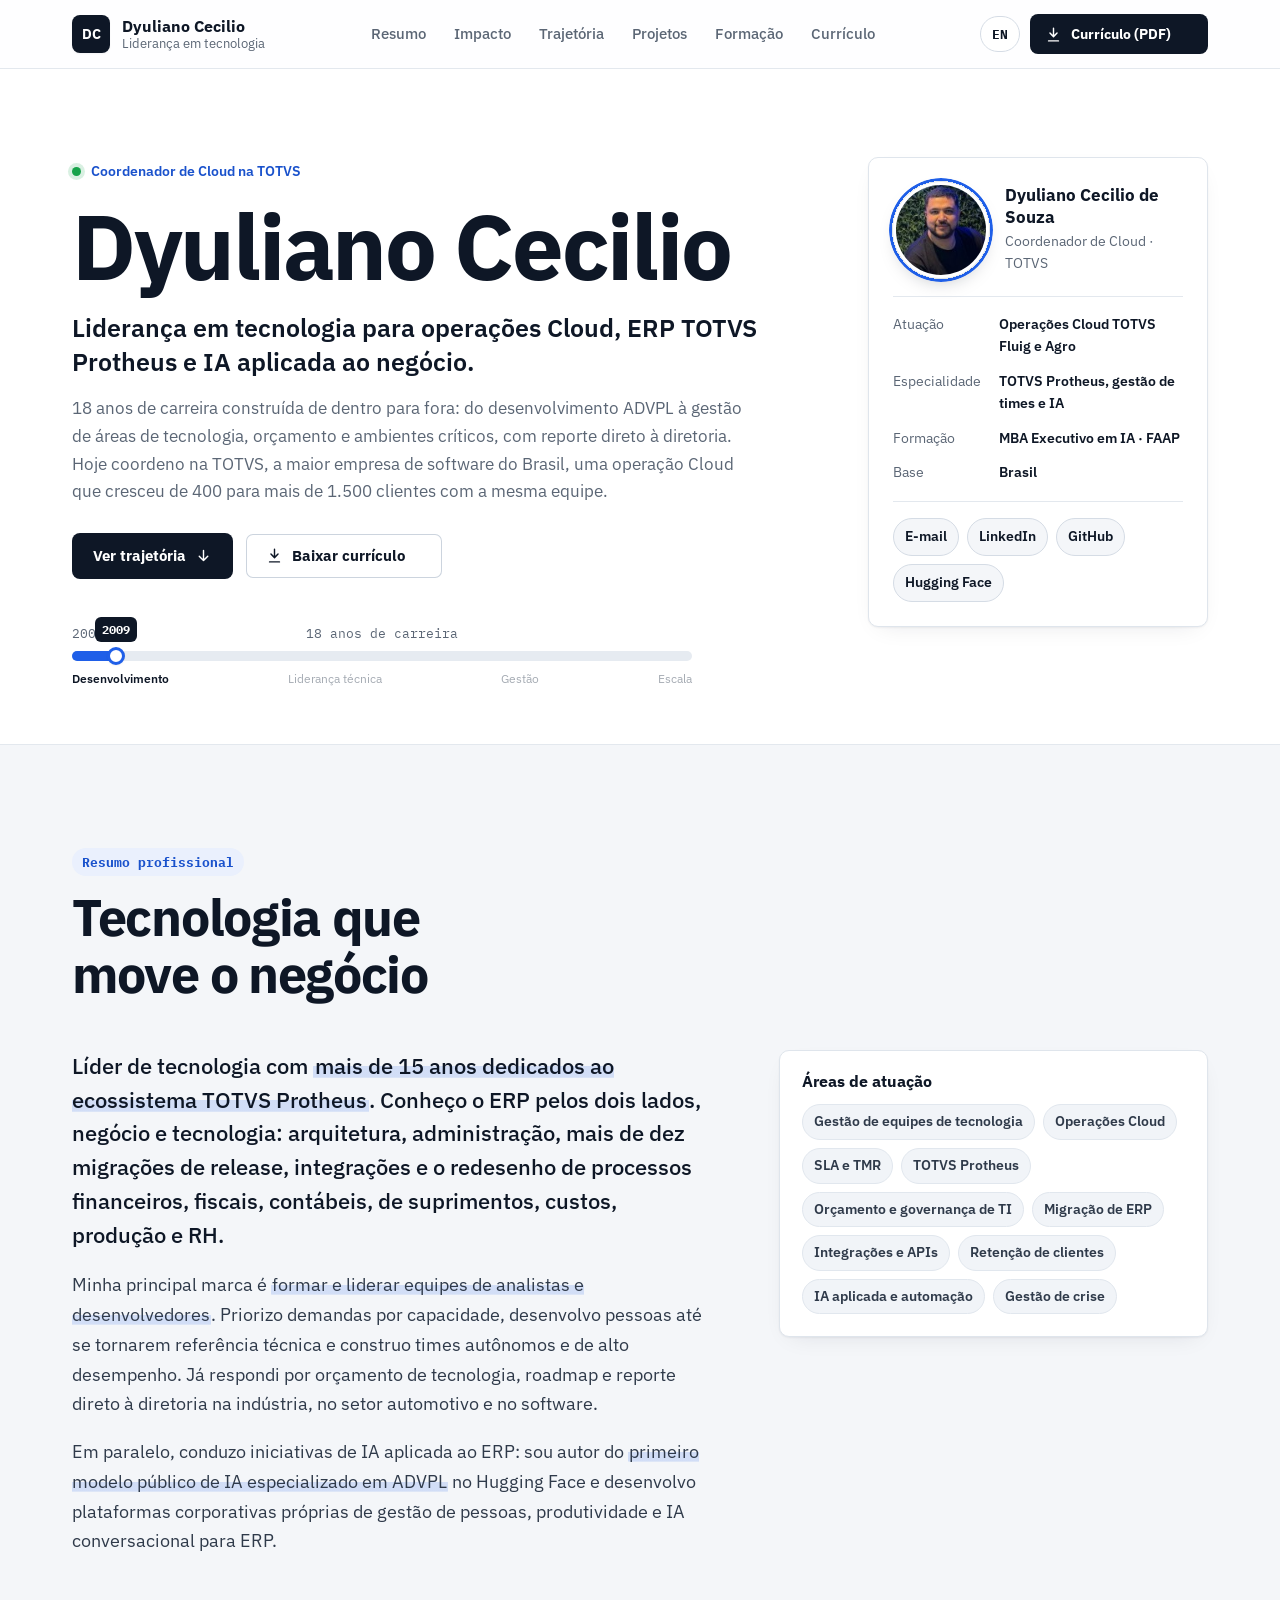
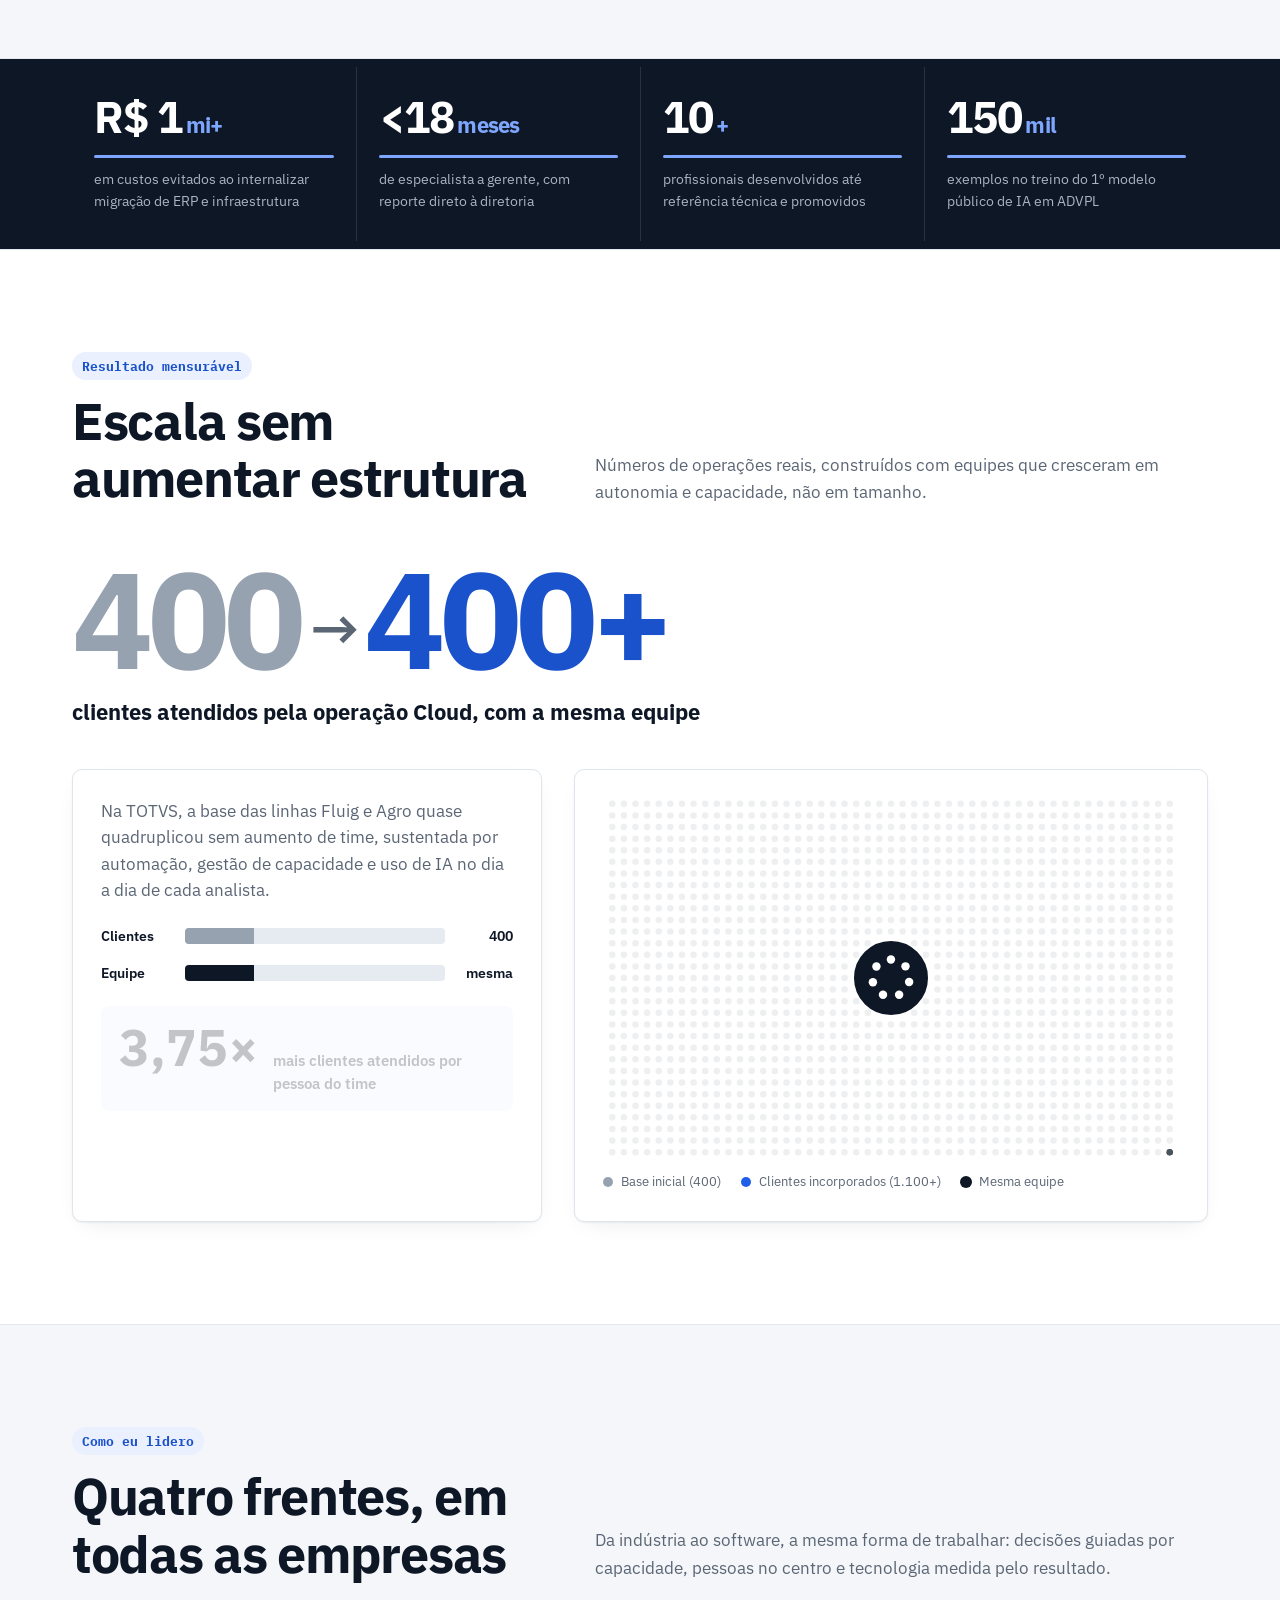
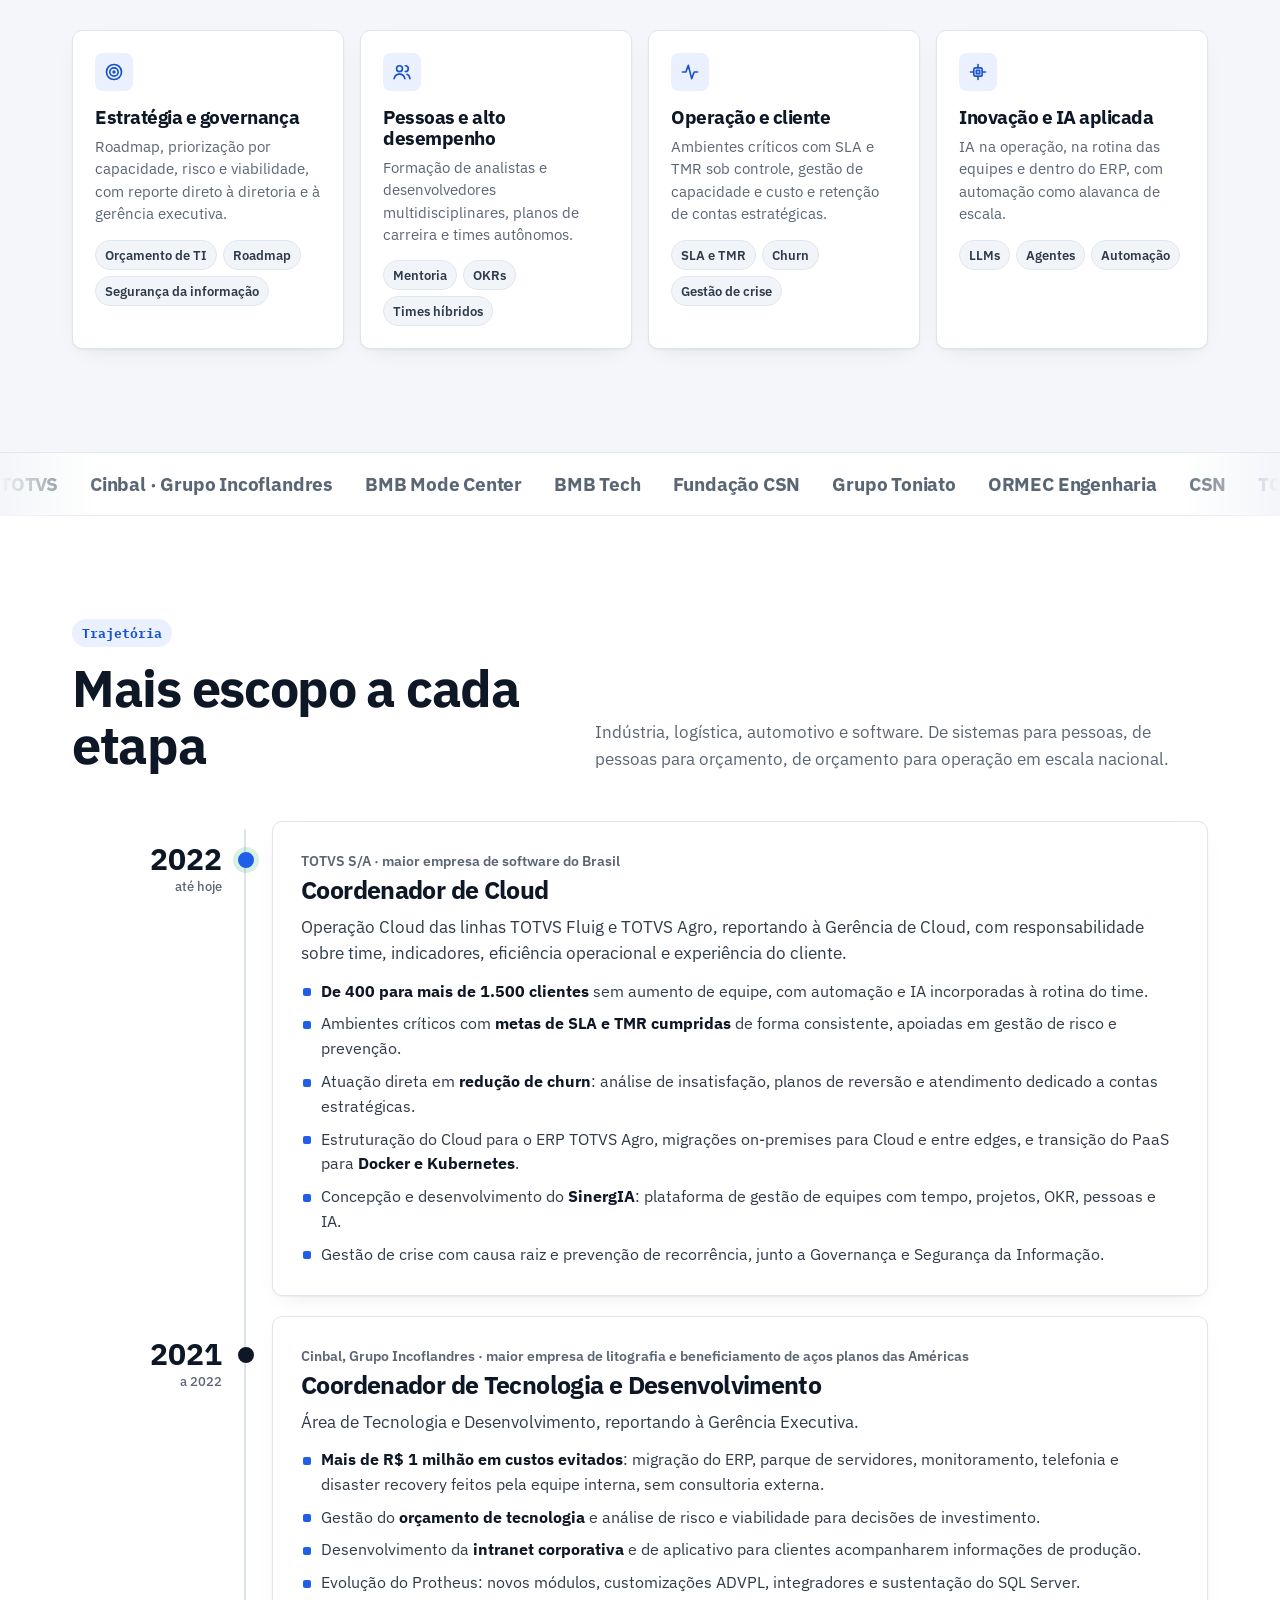
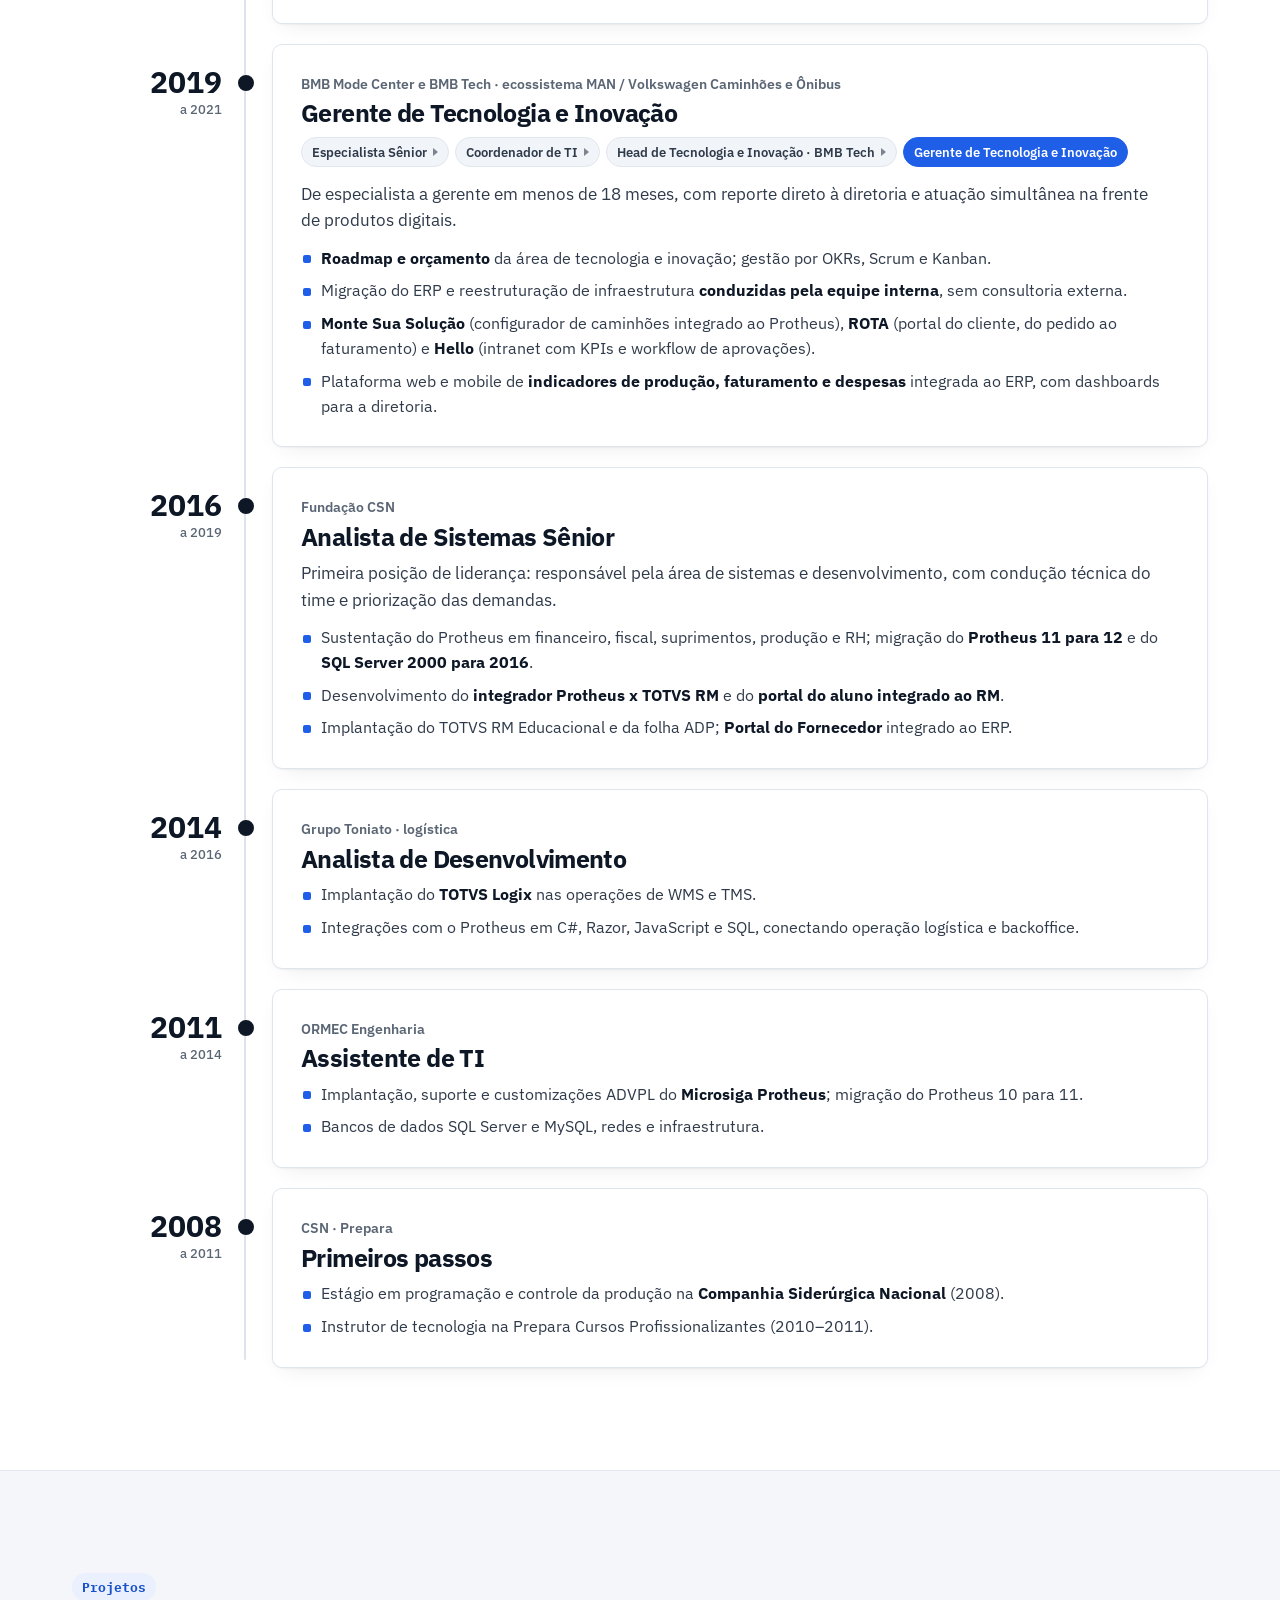
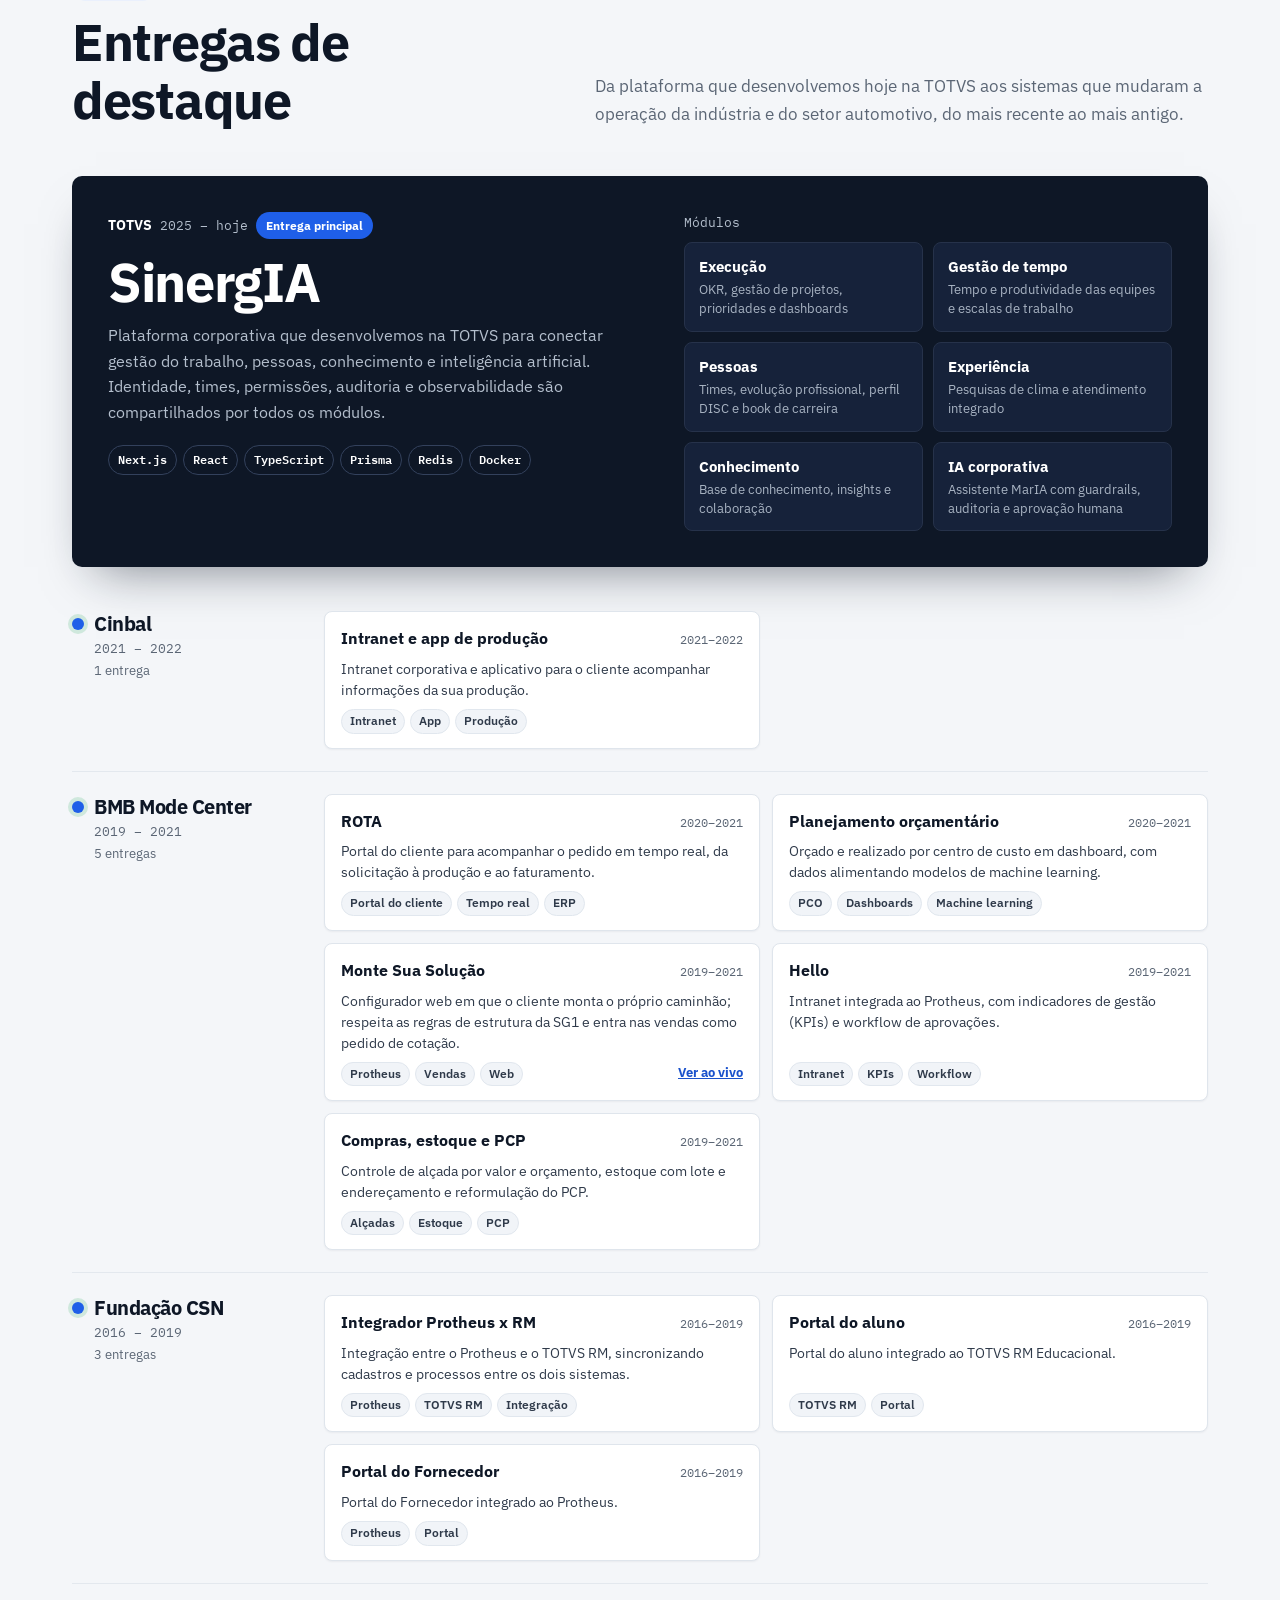
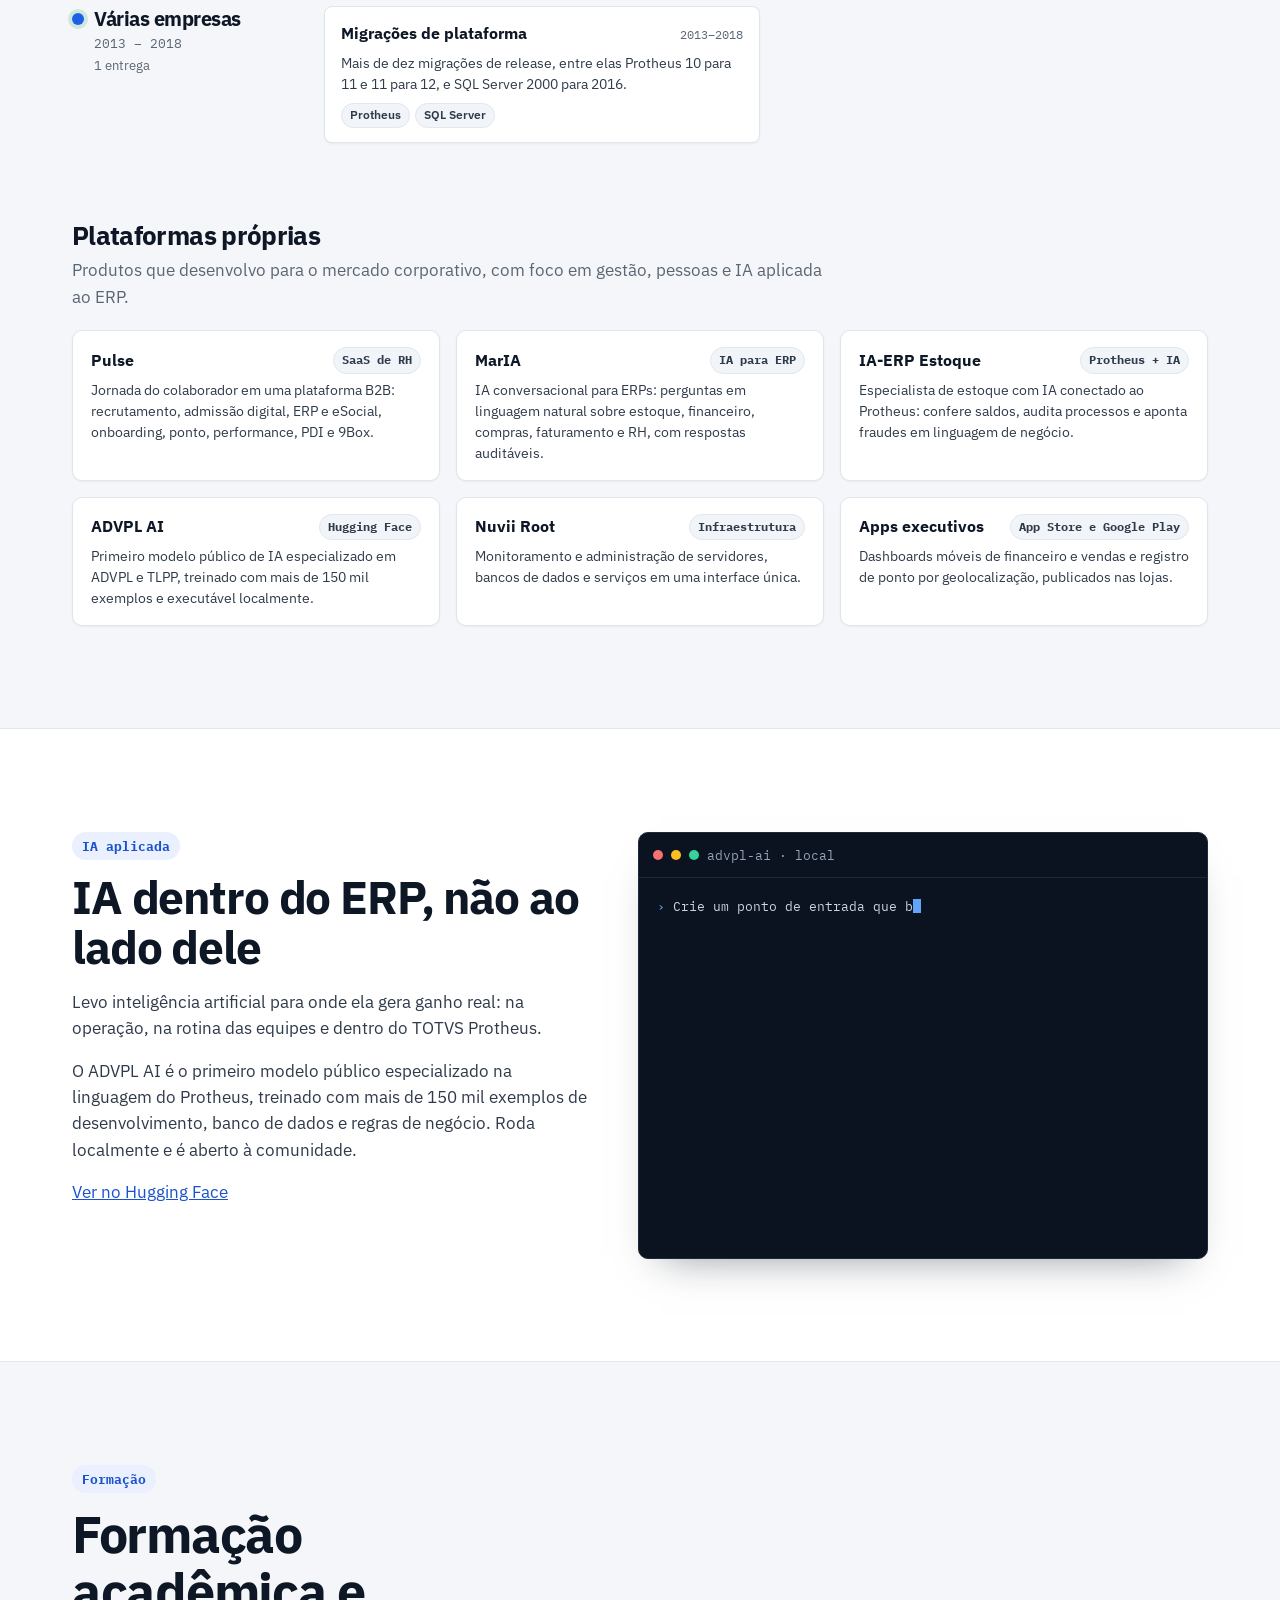
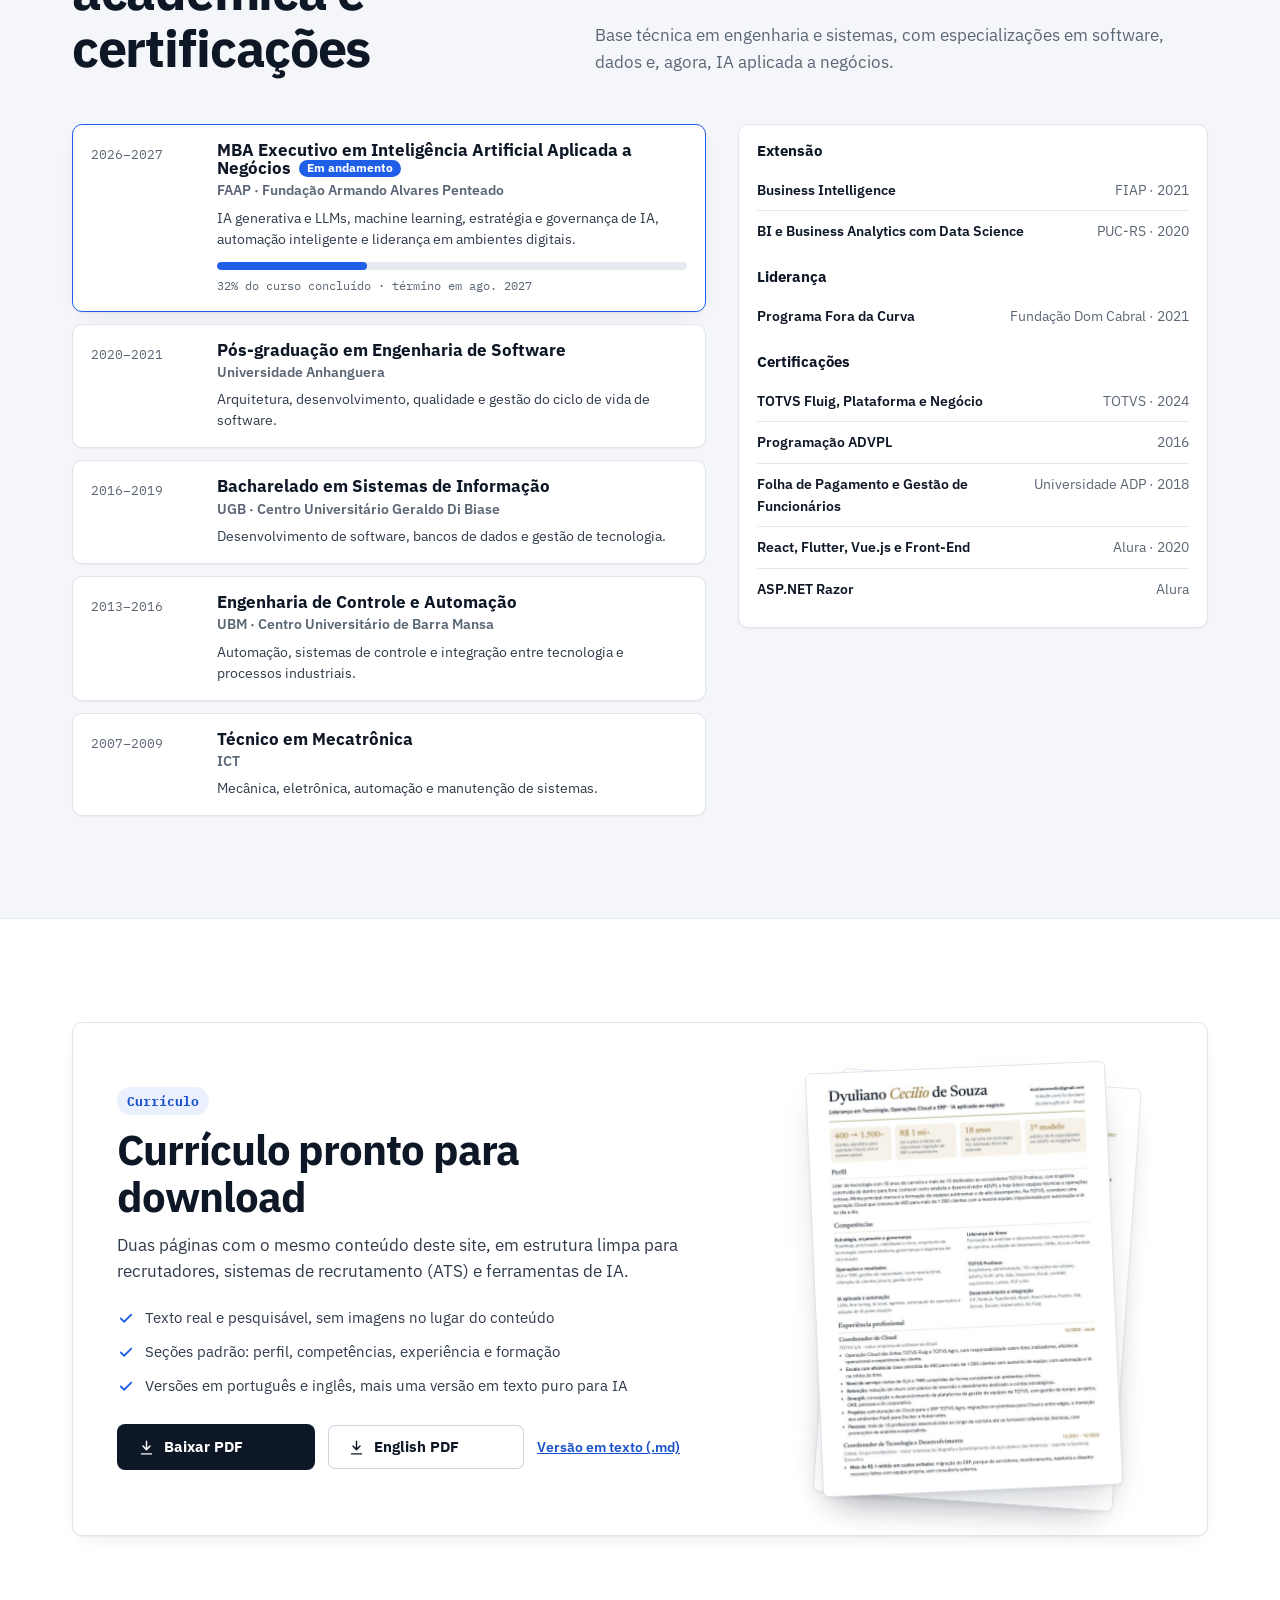
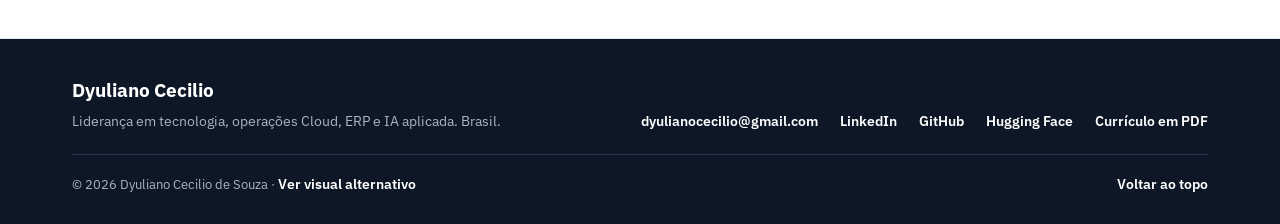
<file: index.html>
<!doctype html>
<html lang="pt-BR">
<head>
<meta charset="utf-8">
<meta name="viewport" content="width=device-width, initial-scale=1">
<title>Dyuliano Cecilio · Liderança em Tecnologia</title>
<meta name="description" content="Dyuliano Cecilio: liderança em tecnologia, operações Cloud, ERP TOTVS Protheus e IA aplicada. 18 anos de carreira em tecnologia, com foco em sistemas e no desenvolvimento de times.">
<meta name="author" content="Dyuliano Cecilio de Souza">
<meta property="og:type" content="profile">
<meta property="og:title" content="Dyuliano Cecilio">
<meta property="og:description" content="18 anos de carreira em tecnologia: liderança de times, operações Cloud, ERP TOTVS Protheus e IA aplicada.">
<meta property="og:locale" content="pt_BR">
<meta property="og:site_name" content="Dyuliano Cecilio">
<meta property="og:url" content="https://dyuliano.github.io/">
<meta property="og:image" content="https://dyuliano.github.io/assets/og.jpg">
<meta property="og:image:width" content="1200">
<meta property="og:image:height" content="630">
<meta name="twitter:card" content="summary_large_image">
<link rel="canonical" href="https://dyuliano.github.io/">
<link rel="alternate" hreflang="en" href="https://dyuliano.github.io/en/">
<link rel="apple-touch-icon" href="assets/rosto.jpg">
<meta name="theme-color" content="#0E1726">
<link rel="icon" href="data:image/svg+xml,%3Csvg xmlns='http://www.w3.org/2000/svg' viewBox='0 0 64 64'%3E%3Crect width='64' height='64' rx='12' fill='%230E1726'/%3E%3Ctext x='50%25' y='56%25' text-anchor='middle' dominant-baseline='middle' font-family='Arial,sans-serif' font-weight='700' font-size='26' fill='%23ffffff'%3EDC%3C/text%3E%3C/svg%3E">
<link rel="preconnect" href="https://fonts.googleapis.com">
<link rel="preconnect" href="https://fonts.gstatic.com" crossorigin>
<link href="https://fonts.googleapis.com/css2?family=IBM+Plex+Mono:wght@500;700&family=IBM+Plex+Sans:wght@400;500;600;700&display=swap" rel="stylesheet">
<link rel="stylesheet" href="assets/theme-exec.css">
<link rel="stylesheet" href="assets/site.css">
<link rel="stylesheet" href="assets/motion.css">
<script type="application/ld+json">
{"@context":"https://schema.org","@type":"Person","name":"Dyuliano Cecilio de Souza","jobTitle":"Coordenador de Cloud","worksFor":{"@type":"Organization","name":"TOTVS"},"address":{"@type":"PostalAddress","addressCountry":"BR"},"url":"https://dyuliano.github.io/","sameAs":["https://www.linkedin.com/in/dyuliano/","https://github.com/dyuliano","https://huggingface.co/dyulianocecilio"]}
</script>
<noscript><style>#intro{display:none}body.loading{overflow:auto}.reveal{opacity:1;transform:none}.career .track i{width:100%}</style></noscript>
</head>
<body class="loading">

<div id="intro" data-from="2008" aria-hidden="true">
  <div class="box"><div class="year">2008</div><div class="bar"><i></i></div><div class="cap">Dyuliano Cecilio · carreira em tecnologia</div></div>
</div>
<div class="progress" id="progress"></div>

<header class="top" id="nav">
  <div class="wrap">
    <a class="brand" href="#inicio" aria-label="Início"><span class="mark">DC</span><span class="nm"><b>Dyuliano Cecilio</b><small>Liderança em tecnologia</small></span></a>
    <nav aria-label="Seções">
    <ul class="menu" id="menu">
      <li><a href="#resumo">Resumo</a></li>
      <li><a href="#impacto">Impacto</a></li>
      <li><a href="#trajetoria">Trajetória</a></li>
      <li><a href="#projetos">Projetos</a></li>
      <li><a href="#formacao">Formação</a></li>
      <li><a href="#curriculo">Currículo</a></li>
    </ul>
    </nav>
    <div class="tools">
      <a class="lang" href="en/" hreflang="en" lang="en" aria-label="English version">EN</a>
      <a class="btn primary sm" href="assets/Dyuliano-Cecilio-Curriculo.pdf" download data-dl><svg viewBox="0 0 24 24" fill="none" stroke="currentColor" stroke-width="2" stroke-linecap="round" stroke-linejoin="round" aria-hidden="true"><path d="M12 3v12m0 0-5-5m5 5 5-5M5 21h14"/></svg><span class="lbl"><span class="go">Currículo (PDF)</span><span class="done" aria-hidden="true">Download iniciado</span></span></a>
      <button class="menu-btn" id="menuBtn" aria-label="Abrir menu" aria-expanded="false" aria-controls="menu" data-open="Abrir menu" data-close="Fechar menu"><i></i><i></i></button>
    </div>
  </div>
</header>

<main>
<section class="hero" id="inicio">
  <div class="wrap hero-grid">
    <div>
      <p class="eyebrow" data-in style="--i:0"><span class="dot" aria-hidden="true"></span>Coordenador de Cloud na TOTVS</p>
      <h1><span>Dyuliano</span> <span>Cecilio</span></h1>
      <p class="title" data-in style="--i:2">Liderança em tecnologia para operações Cloud, ERP TOTVS Protheus e IA aplicada ao negócio.</p>
      <p class="lede" data-in style="--i:3">18 anos de carreira construída de dentro para fora: do desenvolvimento ADVPL à gestão de áreas de tecnologia, orçamento e ambientes críticos, com reporte direto à diretoria. Hoje coordeno na TOTVS, a maior empresa de software do Brasil, uma operação Cloud que cresceu de 400 para mais de 1.500 clientes com a mesma equipe.</p>
      <div class="actions" data-in style="--i:4">
        <a class="btn primary" href="#trajetoria">Ver trajetória<svg viewBox="0 0 24 24" fill="none" stroke="currentColor" stroke-width="2" stroke-linecap="round" stroke-linejoin="round" aria-hidden="true"><path d="M12 5v14m0 0-6-6m6 6 6-6"/></svg></a>
        <a class="btn ghost" href="assets/Dyuliano-Cecilio-Curriculo.pdf" download data-dl><svg viewBox="0 0 24 24" fill="none" stroke="currentColor" stroke-width="2" stroke-linecap="round" stroke-linejoin="round" aria-hidden="true"><path d="M12 3v12m0 0-5-5m5 5 5-5M5 21h14"/></svg><span class="lbl"><span class="go">Baixar currículo</span><span class="done" aria-hidden="true">Download iniciado</span></span></a>
      </div>
      <div class="career" aria-hidden="true" data-in style="--i:5">
        <div class="lbl"><span>2008</span><span>18 anos de carreira</span><span>hoje</span></div>
        <div class="track"><i id="careerFill"></i><span class="rider" id="careerRider"><b>2008</b></span></div>
        <div class="ticks"><span>Desenvolvimento</span><span>Liderança técnica</span><span>Gestão</span><span>Escala</span></div>
      </div>
    </div>
    <aside class="profile" data-in style="--i:3" aria-label="Contato e perfis">
      <div class="head">
        <div class="avatar"><span class="ring" aria-hidden="true"></span><img src="assets/rosto.jpg" alt="Foto de Dyuliano Cecilio" width="108" height="108"></div>
        <div class="who"><b>Dyuliano Cecilio de Souza</b><span>Coordenador de Cloud · TOTVS</span></div>
      </div>
      <dl class="facts">
          <div style="--i:0"><dt>Atuação</dt><dd>Operações Cloud TOTVS Fluig e Agro</dd></div>
          <div style="--i:1"><dt>Especialidade</dt><dd>TOTVS Protheus, gestão de times e IA</dd></div>
          <div style="--i:2"><dt>Formação</dt><dd>MBA Executivo em IA · FAAP</dd></div>
          <div style="--i:3"><dt>Base</dt><dd>Brasil</dd></div>
      </dl>
      <div class="links"><a href="mailto:dyulianocecilio@gmail.com">E-mail</a><a href="https://www.linkedin.com/in/dyuliano/" target="_blank" rel="noopener">LinkedIn</a><a href="https://github.com/dyuliano" target="_blank" rel="noopener">GitHub</a><a href="https://huggingface.co/dyulianocecilio" target="_blank" rel="noopener">Hugging Face</a></div>
    </aside>
  </div>
</section>

<section class="sec" id="resumo">
  <div class="wrap">
    <div class="sec-head reveal"><div><span class="kicker">Resumo profissional</span><h2>Tecnologia que move o negócio</h2></div></div>
    <div class="summary">
      <div class="txt reveal">
        <p>Líder de tecnologia com <mark>mais de 15 anos dedicados ao ecossistema TOTVS Protheus</mark>. Conheço o ERP pelos dois lados, negócio e tecnologia: arquitetura, administração, mais de dez migrações de release, integrações e o redesenho de processos financeiros, fiscais, contábeis, de suprimentos, custos, produção e RH.</p>
        <p>Minha principal marca é <mark>formar e liderar equipes de analistas e desenvolvedores</mark>. Priorizo demandas por capacidade, desenvolvo pessoas até se tornarem referência técnica e construo times autônomos e de alto desempenho. Já respondi por orçamento de tecnologia, roadmap e reporte direto à diretoria na indústria, no setor automotivo e no software.</p>
        <p>Em paralelo, conduzo iniciativas de IA aplicada ao ERP: sou autor do <mark>primeiro modelo público de IA especializado em ADVPL</mark> no Hugging Face e desenvolvo plataformas corporativas próprias de gestão de pessoas, produtividade e IA conversacional para ERP.</p>
      </div>
      <aside class="areas reveal"><h3>Áreas de atuação</h3><ul class="tags" data-stagger><li>Gestão de equipes de tecnologia</li><li>Operações Cloud</li><li>SLA e TMR</li><li>TOTVS Protheus</li><li>Orçamento e governança de TI</li><li>Migração de ERP</li><li>Integrações e APIs</li><li>Retenção de clientes</li><li>IA aplicada e automação</li><li>Gestão de crise</li></ul></aside>
    </div>
  </div>
</section>

<section class="kpis" aria-label="Indicadores">
  <div class="wrap">
    <div class="kpi-grid">
      <div class="kpi" style="--i:0"><div class="n"><span data-to="1" data-prefix="R$ ">R$ 0</span><small>mi+</small></div><span class="bar" aria-hidden="true"></span><p>em custos evitados ao internalizar migração de ERP e infraestrutura</p></div>
      <div class="kpi" style="--i:1"><div class="n"><span data-to="18" data-prefix="&lt;">&lt;0</span><small>meses</small></div><span class="bar" aria-hidden="true"></span><p>de especialista a gerente, com reporte direto à diretoria</p></div>
      <div class="kpi" style="--i:2"><div class="n"><span data-to="10" data-prefix="">0</span><small>+</small></div><span class="bar" aria-hidden="true"></span><p>profissionais desenvolvidos até referência técnica e promovidos</p></div>
      <div class="kpi" style="--i:3"><div class="n"><span data-to="150" data-prefix="">0</span><small>mil</small></div><span class="bar" aria-hidden="true"></span><p>exemplos no treino do 1º modelo público de IA em ADVPL</p></div>
    </div>
  </div>
</section>

<section class="sec alt" id="impacto">
  <div class="wrap">
    <div class="sec-head reveal"><div><span class="kicker">Resultado mensurável</span><h2>Escala sem aumentar estrutura</h2></div><p>Números de operações reais, construídos com equipes que cresceram em autonomia e capacidade, não em tamanho.</p></div>
    <div class="big reveal" aria-label="De 400 para mais de 1.500 clientes"><span class="from">400</span><span class="arr">→</span><span class="to" id="scaleTo">400</span><span class="to">+</span></div>
    <p class="big-cap reveal">clientes atendidos pela operação Cloud, com a mesma equipe</p>
    <div class="impact-grid">
      <div class="panel stack reveal">
        <p class="muted">Na TOTVS, a base das linhas Fluig e Agro quase quadruplicou sem aumento de time, sustentada por automação, gestão de capacidade e uso de IA no dia a dia de cada analista.</p>
        <div class="bars" aria-hidden="true">
          <div class="bar-row"><span>Clientes</span><div class="tr"><i class="base" style="width:26.7%"></i><i class="grow" id="barGrow"></i></div><span class="v" id="barV">400</span></div>
          <div class="bar-row"><span>Equipe</span><div class="tr"><i class="team"></i></div><span class="v">mesma</span></div>
        </div>
        <div class="ratio" id="ratio"><b>3,75×</b><span>mais clientes atendidos por pessoa do time</span></div>
      </div>
      <div class="panel reveal">
        <canvas id="dots" role="img" aria-label="Cada ponto é um cliente: 400 iniciais e mais de 1.100 incorporados, todos atendidos pela mesma equipe no centro"></canvas>
        <div class="legend"><span><i style="background:var(--dot-base)"></i>Base inicial (400)</span><span><i style="background:var(--dot-new)"></i>Clientes incorporados (1.100+)</span><span><i style="background:var(--team);box-shadow:0 0 0 1px var(--ink)"></i>Mesma equipe</span></div>
      </div>
    </div>
  </div>
</section>

<section class="sec" id="lideranca">
  <div class="wrap">
    <div class="sec-head reveal"><div><span class="kicker">Como eu lidero</span><h2>Quatro frentes, em todas as empresas</h2></div><p>Da indústria ao software, a mesma forma de trabalhar: decisões guiadas por capacidade, pessoas no centro e tecnologia medida pelo resultado.</p></div>
    <div class="pillars" data-stagger>
      <article class="pillar"><div class="ic"><svg viewBox="0 0 24 24" fill="none" stroke="currentColor" stroke-width="2" stroke-linecap="round" stroke-linejoin="round" aria-hidden="true"><circle cx="12" cy="12" r="9"/><circle cx="12" cy="12" r="5"/><circle cx="12" cy="12" r="1"/></svg></div><h3>Estratégia e governança</h3><p>Roadmap, priorização por capacidade, risco e viabilidade, com reporte direto à diretoria e à gerência executiva.</p><ul><li>Orçamento de TI</li><li>Roadmap</li><li>Segurança da informação</li></ul></article>
      <article class="pillar"><div class="ic"><svg viewBox="0 0 24 24" fill="none" stroke="currentColor" stroke-width="2" stroke-linecap="round" stroke-linejoin="round" aria-hidden="true"><circle cx="9" cy="8" r="3.5"/><path d="M2.5 20c.8-3.5 3.4-5.5 6.5-5.5s5.7 2 6.5 5.5"/><path d="M16 4.5a3.5 3.5 0 0 1 0 7"/><path d="M18 14.7c1.9.7 3.1 2.5 3.5 5.3"/></svg></div><h3>Pessoas e alto desempenho</h3><p>Formação de analistas e desenvolvedores multidisciplinares, planos de carreira e times autônomos.</p><ul><li>Mentoria</li><li>OKRs</li><li>Times híbridos</li></ul></article>
      <article class="pillar"><div class="ic"><svg viewBox="0 0 24 24" fill="none" stroke="currentColor" stroke-width="2" stroke-linecap="round" stroke-linejoin="round" aria-hidden="true"><path d="M3 12h4l3-8 4 16 3-8h4"/></svg></div><h3>Operação e cliente</h3><p>Ambientes críticos com SLA e TMR sob controle, gestão de capacidade e custo e retenção de contas estratégicas.</p><ul><li>SLA e TMR</li><li>Churn</li><li>Gestão de crise</li></ul></article>
      <article class="pillar"><div class="ic"><svg viewBox="0 0 24 24" fill="none" stroke="currentColor" stroke-width="2" stroke-linecap="round" stroke-linejoin="round" aria-hidden="true"><path d="M12 3v3M12 18v3M3 12h3M18 12h3"/><rect x="7" y="7" width="10" height="10" rx="2"/><path d="M10 10h4v4h-4z"/></svg></div><h3>Inovação e IA aplicada</h3><p>IA na operação, na rotina das equipes e dentro do ERP, com automação como alavanca de escala.</p><ul><li>LLMs</li><li>Agentes</li><li>Automação</li></ul></article>
    </div>
  </div>
</section>

<div class="cos" aria-label="Empresas"><div class="track"><ul><li>TOTVS</li><li>Cinbal · Grupo Incoflandres</li><li>BMB Mode Center</li><li>BMB Tech</li><li>Fundação CSN</li><li>Grupo Toniato</li><li>ORMEC Engenharia</li><li>CSN</li></ul><ul aria-hidden="true"><li>TOTVS</li><li>Cinbal · Grupo Incoflandres</li><li>BMB Mode Center</li><li>BMB Tech</li><li>Fundação CSN</li><li>Grupo Toniato</li><li>ORMEC Engenharia</li><li>CSN</li></ul></div></div>

<section class="sec alt" id="trajetoria">
  <div class="wrap">
    <div class="sec-head reveal"><div><span class="kicker">Trajetória</span><h2>Mais escopo a cada etapa</h2></div><p>Indústria, logística, automotivo e software. De sistemas para pessoas, de pessoas para orçamento, de orçamento para operação em escala nacional.</p></div>
    <div class="tl" id="tl">
      <div class="rail" aria-hidden="true"><i id="railFill"></i></div>
      <article class="job now"><span class="pin" aria-hidden="true"></span><div class="yr">2022<small>até hoje</small></div>
        <div class="org">TOTVS S/A · maior empresa de software do Brasil</div><h3>Coordenador de Cloud</h3><p class="ctx">Operação Cloud das linhas TOTVS Fluig e TOTVS Agro, reportando à Gerência de Cloud, com responsabilidade sobre time, indicadores, eficiência operacional e experiência do cliente.</p><ul><li><b>De 400 para mais de 1.500 clientes</b> sem aumento de equipe, com automação e IA incorporadas à rotina do time.</li><li>Ambientes críticos com <b>metas de SLA e TMR cumpridas</b> de forma consistente, apoiadas em gestão de risco e prevenção.</li><li>Atuação direta em <b>redução de churn</b>: análise de insatisfação, planos de reversão e atendimento dedicado a contas estratégicas.</li><li>Estruturação do Cloud para o ERP TOTVS Agro, migrações on-premises para Cloud e entre edges, e transição do PaaS para <b>Docker e Kubernetes</b>.</li><li>Concepção e desenvolvimento do <b>SinergIA</b>: plataforma de gestão de equipes com tempo, projetos, OKR, pessoas e IA.</li><li>Gestão de crise com causa raiz e prevenção de recorrência, junto a Governança e Segurança da Informação.</li></ul></article>
      <article class="job"><span class="pin" aria-hidden="true"></span><div class="yr">2021<small>a 2022</small></div>
        <div class="org">Cinbal, Grupo Incoflandres · maior empresa de litografia e beneficiamento de aços planos das Américas</div><h3>Coordenador de Tecnologia e Desenvolvimento</h3><p class="ctx">Área de Tecnologia e Desenvolvimento, reportando à Gerência Executiva.</p><ul><li><b>Mais de R$ 1 milhão em custos evitados</b>: migração do ERP, parque de servidores, monitoramento, telefonia e disaster recovery feitos pela equipe interna, sem consultoria externa.</li><li>Gestão do <b>orçamento de tecnologia</b> e análise de risco e viabilidade para decisões de investimento.</li><li>Desenvolvimento da <b>intranet corporativa</b> e de aplicativo para clientes acompanharem informações de produção.</li><li>Evolução do Protheus: novos módulos, customizações ADVPL, integradores e sustentação do SQL Server.</li></ul></article>
      <article class="job"><span class="pin" aria-hidden="true"></span><div class="yr">2019<small>a 2021</small></div>
        <div class="org">BMB Mode Center e BMB Tech · ecossistema MAN / Volkswagen Caminhões e Ônibus</div><h3>Gerente de Tecnologia e Inovação</h3><div class="ladder"><span>Especialista Sênior</span><span>Coordenador de TI</span><span>Head de Tecnologia e Inovação · BMB Tech</span><span class="top">Gerente de Tecnologia e Inovação</span></div><p class="ctx">De especialista a gerente em menos de 18 meses, com reporte direto à diretoria e atuação simultânea na frente de produtos digitais.</p><ul><li><b>Roadmap e orçamento</b> da área de tecnologia e inovação; gestão por OKRs, Scrum e Kanban.</li><li>Migração do ERP e reestruturação de infraestrutura <b>conduzidas pela equipe interna</b>, sem consultoria externa.</li><li><b>Monte Sua Solução</b> (configurador de caminhões integrado ao Protheus), <b>ROTA</b> (portal do cliente, do pedido ao faturamento) e <b>Hello</b> (intranet com KPIs e workflow de aprovações).</li><li>Plataforma web e mobile de <b>indicadores de produção, faturamento e despesas</b> integrada ao ERP, com dashboards para a diretoria.</li></ul></article>
      <article class="job"><span class="pin" aria-hidden="true"></span><div class="yr">2016<small>a 2019</small></div>
        <div class="org">Fundação CSN</div><h3>Analista de Sistemas Sênior</h3><p class="ctx">Primeira posição de liderança: responsável pela área de sistemas e desenvolvimento, com condução técnica do time e priorização das demandas.</p><ul><li>Sustentação do Protheus em financeiro, fiscal, suprimentos, produção e RH; migração do <b>Protheus 11 para 12</b> e do <b>SQL Server 2000 para 2016</b>.</li><li>Desenvolvimento do <b>integrador Protheus x TOTVS RM</b> e do <b>portal do aluno integrado ao RM</b>.</li><li>Implantação do TOTVS RM Educacional e da folha ADP; <b>Portal do Fornecedor</b> integrado ao ERP.</li></ul></article>
      <article class="job"><span class="pin" aria-hidden="true"></span><div class="yr">2014<small>a 2016</small></div>
        <div class="org">Grupo Toniato · logística</div><h3>Analista de Desenvolvimento</h3><ul><li>Implantação do <b>TOTVS Logix</b> nas operações de WMS e TMS.</li><li>Integrações com o Protheus em C#, Razor, JavaScript e SQL, conectando operação logística e backoffice.</li></ul></article>
      <article class="job"><span class="pin" aria-hidden="true"></span><div class="yr">2011<small>a 2014</small></div>
        <div class="org">ORMEC Engenharia</div><h3>Assistente de TI</h3><ul><li>Implantação, suporte e customizações ADVPL do <b>Microsiga Protheus</b>; migração do Protheus 10 para 11.</li><li>Bancos de dados SQL Server e MySQL, redes e infraestrutura.</li></ul></article>
      <article class="job"><span class="pin" aria-hidden="true"></span><div class="yr">2008<small>a 2011</small></div>
        <div class="org">CSN · Prepara</div><h3>Primeiros passos</h3><ul><li>Estágio em programação e controle da produção na <b>Companhia Siderúrgica Nacional</b> (2008).</li><li>Instrutor de tecnologia na Prepara Cursos Profissionalizantes (2010–2011).</li></ul></article>
    </div>
  </div>
</section>

<section class="sec" id="projetos">
  <div class="wrap">
    <div class="sec-head reveal"><div><span class="kicker">Projetos</span><h2>Entregas de destaque</h2></div><p>Da plataforma que desenvolvemos hoje na TOTVS aos sistemas que mudaram a operação da indústria e do setor automotivo, do mais recente ao mais antigo.</p></div>
    <article class="flag reveal">
      <div class="flag-main">
        <div class="flag-meta"><span class="flag-co">TOTVS</span><span class="flag-when">2025 – hoje</span><span class="flag-badge">Entrega principal</span></div>
        <h3>SinergIA</h3>
        <p>Plataforma corporativa que desenvolvemos na TOTVS para conectar gestão do trabalho, pessoas, conhecimento e inteligência artificial. Identidade, times, permissões, auditoria e observabilidade são compartilhados por todos os módulos.</p>
        <ul class="flag-stack" aria-label="Stack"><li>Next.js</li><li>React</li><li>TypeScript</li><li>Prisma</li><li>Redis</li><li>Docker</li></ul>
      </div>
      <div class="flag-mods"><span class="flag-mods-h">Módulos</span><ul data-stagger><li><b>Execução</b><span>OKR, gestão de projetos, prioridades e dashboards</span></li><li><b>Gestão de tempo</b><span>Tempo e produtividade das equipes e escalas de trabalho</span></li><li><b>Pessoas</b><span>Times, evolução profissional, perfil DISC e book de carreira</span></li><li><b>Experiência</b><span>Pesquisas de clima e atendimento integrado</span></li><li><b>Conhecimento</b><span>Base de conhecimento, insights e colaboração</span></li><li><b>IA corporativa</b><span>Assistente MarIA com guardrails, auditoria e aprovação humana</span></li></ul></div>
    </article>
    <div class="pgroups">
    <div class="pgroup">
      <div class="pg-head reveal"><span class="pg-dot" aria-hidden="true"></span><h3>Cinbal</h3><span class="pg-when">2021 – 2022</span><span class="pg-n">1 entrega</span></div>
      <div class="pcards" data-stagger><article class="pcard"><div class="pc-top"><h4>Intranet e app de produção</h4><span class="pc-when">2021–2022</span></div><p>Intranet corporativa e aplicativo para o cliente acompanhar informações da sua produção.</p><div class="pc-foot"><ul class="pc-tags"><li>Intranet</li><li>App</li><li>Produção</li></ul></div></article></div>
    </div>
    <div class="pgroup">
      <div class="pg-head reveal"><span class="pg-dot" aria-hidden="true"></span><h3>BMB Mode Center</h3><span class="pg-when">2019 – 2021</span><span class="pg-n">5 entregas</span></div>
      <div class="pcards" data-stagger><article class="pcard"><div class="pc-top"><h4>ROTA</h4><span class="pc-when">2020–2021</span></div><p>Portal do cliente para acompanhar o pedido em tempo real, da solicitação à produção e ao faturamento.</p><div class="pc-foot"><ul class="pc-tags"><li>Portal do cliente</li><li>Tempo real</li><li>ERP</li></ul></div></article><article class="pcard"><div class="pc-top"><h4>Planejamento orçamentário</h4><span class="pc-when">2020–2021</span></div><p>Orçado e realizado por centro de custo em dashboard, com dados alimentando modelos de machine learning.</p><div class="pc-foot"><ul class="pc-tags"><li>PCO</li><li>Dashboards</li><li>Machine learning</li></ul></div></article><article class="pcard"><div class="pc-top"><h4>Monte Sua Solução</h4><span class="pc-when">2019–2021</span></div><p>Configurador web em que o cliente monta o próprio caminhão; respeita as regras de estrutura da SG1 e entra nas vendas como pedido de cotação.</p><div class="pc-foot"><ul class="pc-tags"><li>Protheus</li><li>Vendas</li><li>Web</li></ul><a class="pc-link" href="https://www.modecenter.com.br/solucao" target="_blank" rel="noopener">Ver ao vivo</a></div></article><article class="pcard"><div class="pc-top"><h4>Hello</h4><span class="pc-when">2019–2021</span></div><p>Intranet integrada ao Protheus, com indicadores de gestão (KPIs) e workflow de aprovações.</p><div class="pc-foot"><ul class="pc-tags"><li>Intranet</li><li>KPIs</li><li>Workflow</li></ul></div></article><article class="pcard"><div class="pc-top"><h4>Compras, estoque e PCP</h4><span class="pc-when">2019–2021</span></div><p>Controle de alçada por valor e orçamento, estoque com lote e endereçamento e reformulação do PCP.</p><div class="pc-foot"><ul class="pc-tags"><li>Alçadas</li><li>Estoque</li><li>PCP</li></ul></div></article></div>
    </div>
    <div class="pgroup">
      <div class="pg-head reveal"><span class="pg-dot" aria-hidden="true"></span><h3>Fundação CSN</h3><span class="pg-when">2016 – 2019</span><span class="pg-n">3 entregas</span></div>
      <div class="pcards" data-stagger><article class="pcard"><div class="pc-top"><h4>Integrador Protheus x RM</h4><span class="pc-when">2016–2019</span></div><p>Integração entre o Protheus e o TOTVS RM, sincronizando cadastros e processos entre os dois sistemas.</p><div class="pc-foot"><ul class="pc-tags"><li>Protheus</li><li>TOTVS RM</li><li>Integração</li></ul></div></article><article class="pcard"><div class="pc-top"><h4>Portal do aluno</h4><span class="pc-when">2016–2019</span></div><p>Portal do aluno integrado ao TOTVS RM Educacional.</p><div class="pc-foot"><ul class="pc-tags"><li>TOTVS RM</li><li>Portal</li></ul></div></article><article class="pcard"><div class="pc-top"><h4>Portal do Fornecedor</h4><span class="pc-when">2016–2019</span></div><p>Portal do Fornecedor integrado ao Protheus.</p><div class="pc-foot"><ul class="pc-tags"><li>Protheus</li><li>Portal</li></ul></div></article></div>
    </div>
    <div class="pgroup">
      <div class="pg-head reveal"><span class="pg-dot" aria-hidden="true"></span><h3>Várias empresas</h3><span class="pg-when">2013 – 2018</span><span class="pg-n">1 entrega</span></div>
      <div class="pcards" data-stagger><article class="pcard"><div class="pc-top"><h4>Migrações de plataforma</h4><span class="pc-when">2013–2018</span></div><p>Mais de dez migrações de release, entre elas Protheus 10 para 11 e 11 para 12, e SQL Server 2000 para 2016.</p><div class="pc-foot"><ul class="pc-tags"><li>Protheus</li><li>SQL Server</li></ul></div></article></div>
    </div>
    </div>
    <h3 class="sub-h reveal">Plataformas próprias</h3>
    <p class="sub-p reveal">Produtos que desenvolvo para o mercado corporativo, com foco em gestão, pessoas e IA aplicada ao ERP.</p>
    <div class="products" data-stagger>
      <article class="prod"><div class="pt"><h3>Pulse</h3><span class="badge">SaaS de RH</span></div><p>Jornada do colaborador em uma plataforma B2B: recrutamento, admissão digital, ERP e eSocial, onboarding, ponto, performance, PDI e 9Box.</p></article>
      <article class="prod"><div class="pt"><h3>MarIA</h3><span class="badge">IA para ERP</span></div><p>IA conversacional para ERPs: perguntas em linguagem natural sobre estoque, financeiro, compras, faturamento e RH, com respostas auditáveis.</p></article>
      <article class="prod"><div class="pt"><h3>IA-ERP Estoque</h3><span class="badge">Protheus + IA</span></div><p>Especialista de estoque com IA conectado ao Protheus: confere saldos, audita processos e aponta fraudes em linguagem de negócio.</p></article>
      <article class="prod"><div class="pt"><h3>ADVPL AI</h3><span class="badge">Hugging Face</span></div><p>Primeiro modelo público de IA especializado em ADVPL e TLPP, treinado com mais de 150 mil exemplos e executável localmente.</p></article>
      <article class="prod"><div class="pt"><h3>Nuvii Root</h3><span class="badge">Infraestrutura</span></div><p>Monitoramento e administração de servidores, bancos de dados e serviços em uma interface única.</p></article>
      <article class="prod"><div class="pt"><h3>Apps executivos</h3><span class="badge">App Store e Google Play</span></div><p>Dashboards móveis de financeiro e vendas e registro de ponto por geolocalização, publicados nas lojas.</p></article>
    </div>
  </div>
</section>

<section class="sec alt" id="ia">
  <div class="wrap ai-grid">
    <div class="txt reveal">
      <div><span class="kicker">IA aplicada</span><h2 style="font-size:clamp(30px,4vw,46px)">IA dentro do ERP, não ao lado dele</h2></div>
        <p>Levo inteligência artificial para onde ela gera ganho real: na operação, na rotina das equipes e dentro do TOTVS Protheus.</p>
        <p>O ADVPL AI é o primeiro modelo público especializado na linguagem do Protheus, treinado com mais de 150 mil exemplos de desenvolvimento, banco de dados e regras de negócio. Roda localmente e é aberto à comunidade.</p>
      <p><a href="https://huggingface.co/dyulianocecilio" target="_blank" rel="noopener">Ver no Hugging Face</a></p>
    </div>
    <div class="term reveal" role="img" aria-label="Exemplo do modelo ADVPL AI gerando um ponto de entrada em ADVPL">
      <div class="tb"><i></i><i></i><i></i><span>advpl-ai · local</span></div>
      <pre id="termOut" aria-hidden="true" data-prompt="Crie um ponto de entrada que bloqueie o pedido de venda quando o cliente estiver com crédito vencido." data-comment="Ponto de entrada MT410TOK: validação na gravação do pedido"></pre>
    </div>
  </div>
</section>

<section class="sec" id="formacao">
  <div class="wrap">
    <div class="sec-head reveal"><div><span class="kicker">Formação</span><h2>Formação acadêmica e certificações</h2></div><p>Base técnica em engenharia e sistemas, com especializações em software, dados e, agora, IA aplicada a negócios.</p></div>
    <div class="edu-grid">
      <div class="degrees" data-stagger>
        <article class="deg hl"><div class="when">2026–2027</div><div><h3>MBA Executivo em Inteligência Artificial Aplicada a Negócios<span class="st">Em andamento</span></h3><div class="inst">FAAP · Fundação Armando Alvares Penteado</div><p>IA generativa e LLMs, machine learning, estratégia e governança de IA, automação inteligente e liderança em ambientes digitais.</p><div class="mba" data-start="2026-08-01" data-end="2027-08-31" data-label="{p}% do curso concluído · término em ago. 2027"><div class="tr"><i></i></div><span></span></div></div></article>
        <article class="deg"><div class="when">2020–2021</div><div><h3>Pós-graduação em Engenharia de Software</h3><div class="inst">Universidade Anhanguera</div><p>Arquitetura, desenvolvimento, qualidade e gestão do ciclo de vida de software.</p></div></article>
        <article class="deg"><div class="when">2016–2019</div><div><h3>Bacharelado em Sistemas de Informação</h3><div class="inst">UGB · Centro Universitário Geraldo Di Biase</div><p>Desenvolvimento de software, bancos de dados e gestão de tecnologia.</p></div></article>
        <article class="deg"><div class="when">2013–2016</div><div><h3>Engenharia de Controle e Automação</h3><div class="inst">UBM · Centro Universitário de Barra Mansa</div><p>Automação, sistemas de controle e integração entre tecnologia e processos industriais.</p></div></article>
        <article class="deg"><div class="when">2007–2009</div><div><h3>Técnico em Mecatrônica</h3><div class="inst">ICT</div><p>Mecânica, eletrônica, automação e manutenção de sistemas.</p></div></article>
      </div>
      <aside class="certs reveal"><h3>Extensão</h3><dl><div class="r"><dt>Business Intelligence</dt><dd>FIAP · 2021</dd></div><div class="r"><dt>BI e Business Analytics com Data Science</dt><dd>PUC-RS · 2020</dd></div></dl><h3>Liderança</h3><dl><div class="r"><dt>Programa Fora da Curva</dt><dd>Fundação Dom Cabral · 2021</dd></div></dl><h3>Certificações</h3><dl><div class="r"><dt>TOTVS Fluig, Plataforma e Negócio</dt><dd>TOTVS · 2024</dd></div><div class="r"><dt>Programação ADVPL</dt><dd>2016</dd></div><div class="r"><dt>Folha de Pagamento e Gestão de Funcionários</dt><dd>Universidade ADP · 2018</dd></div><div class="r"><dt>React, Flutter, Vue.js e Front-End</dt><dd>Alura · 2020</dd></div><div class="r"><dt>ASP.NET Razor</dt><dd>Alura</dd></div></dl></aside>
    </div>
  </div>
</section>

<section class="sec alt cv-sec reveal" id="curriculo">
  <div class="wrap">
    <div class="cv-card">
      <div>
        <span class="kicker">Currículo</span>
        <h2>Currículo pronto para download</h2>
        <p class="lead">Duas páginas com o mesmo conteúdo deste site, em estrutura limpa para recrutadores, sistemas de recrutamento (ATS) e ferramentas de IA.</p>
        <ul class="cv-points"><li><svg viewBox="0 0 24 24" fill="none" stroke="currentColor" stroke-width="2.4" stroke-linecap="round" stroke-linejoin="round" aria-hidden="true"><path d="M5 12.5l4.5 4.5L19 7.5"/></svg><span>Texto real e pesquisável, sem imagens no lugar do conteúdo</span></li><li><svg viewBox="0 0 24 24" fill="none" stroke="currentColor" stroke-width="2.4" stroke-linecap="round" stroke-linejoin="round" aria-hidden="true"><path d="M5 12.5l4.5 4.5L19 7.5"/></svg><span>Seções padrão: perfil, competências, experiência e formação</span></li><li><svg viewBox="0 0 24 24" fill="none" stroke="currentColor" stroke-width="2.4" stroke-linecap="round" stroke-linejoin="round" aria-hidden="true"><path d="M5 12.5l4.5 4.5L19 7.5"/></svg><span>Versões em português e inglês, mais uma versão em texto puro para IA</span></li></ul>
        <div class="cv-actions">
          <a class="btn primary" href="assets/Dyuliano-Cecilio-Curriculo.pdf" download data-dl><svg viewBox="0 0 24 24" fill="none" stroke="currentColor" stroke-width="2" stroke-linecap="round" stroke-linejoin="round" aria-hidden="true"><path d="M12 3v12m0 0-5-5m5 5 5-5M5 21h14"/></svg><span class="lbl"><span class="go">Baixar PDF</span><span class="done" aria-hidden="true">Download iniciado</span></span></a>
          <a class="btn ghost" href="assets/Dyuliano-Cecilio-Resume.pdf" download data-dl><svg viewBox="0 0 24 24" fill="none" stroke="currentColor" stroke-width="2" stroke-linecap="round" stroke-linejoin="round" aria-hidden="true"><path d="M12 3v12m0 0-5-5m5 5 5-5M5 21h14"/></svg><span class="lbl"><span class="go">English PDF</span><span class="done" aria-hidden="true">Download iniciado</span></span></a>
          <a class="alt" href="curriculo.md">Versão em texto (.md)</a>
        </div>
      </div>
      <div class="cv-preview" aria-hidden="true">
        <span class="sheet back"><img src="assets/cv-pt-2.jpg" alt="" width="600" height="849" loading="lazy"></span>
        <a class="sheet" href="assets/Dyuliano-Cecilio-Curriculo.pdf" download data-dl tabindex="-1"><img src="assets/cv-pt.jpg" alt="Prévia da primeira página do currículo em PDF" width="600" height="849" loading="lazy"></a>
      </div>
    </div>
  </div>
</section>
</main>
<a class="btn primary fab" href="assets/Dyuliano-Cecilio-Curriculo.pdf" download data-dl><svg viewBox="0 0 24 24" fill="none" stroke="currentColor" stroke-width="2" stroke-linecap="round" stroke-linejoin="round" aria-hidden="true"><path d="M12 3v12m0 0-5-5m5 5 5-5M5 21h14"/></svg><span class="lbl"><span class="go">Baixar currículo</span><span class="done" aria-hidden="true">Download iniciado</span></span></a>

<footer class="foot" id="contato">
  <div class="wrap">
    <div class="foot-top">
      <div><b>Dyuliano Cecilio</b><p>Liderança em tecnologia, operações Cloud, ERP e IA aplicada. Brasil.</p></div>
      <nav aria-label="Contato"><a href="mailto:dyulianocecilio@gmail.com">dyulianocecilio@gmail.com</a><a href="https://www.linkedin.com/in/dyuliano/" target="_blank" rel="noopener">LinkedIn</a><a href="https://github.com/dyuliano" target="_blank" rel="noopener">GitHub</a><a href="https://huggingface.co/dyulianocecilio" target="_blank" rel="noopener">Hugging Face</a><a href="assets/Dyuliano-Cecilio-Curriculo.pdf" download data-dl>Currículo em PDF</a></nav>
    </div>
    <div class="foot-base"><span>© <span data-year>2026</span> Dyuliano Cecilio de Souza · <a href="v2/">Ver visual alternativo</a></span><a href="#inicio">Voltar ao topo</a></div>
  </div>
</footer>

<script src="assets/site.js"></script>
</body>
</html>
</file>
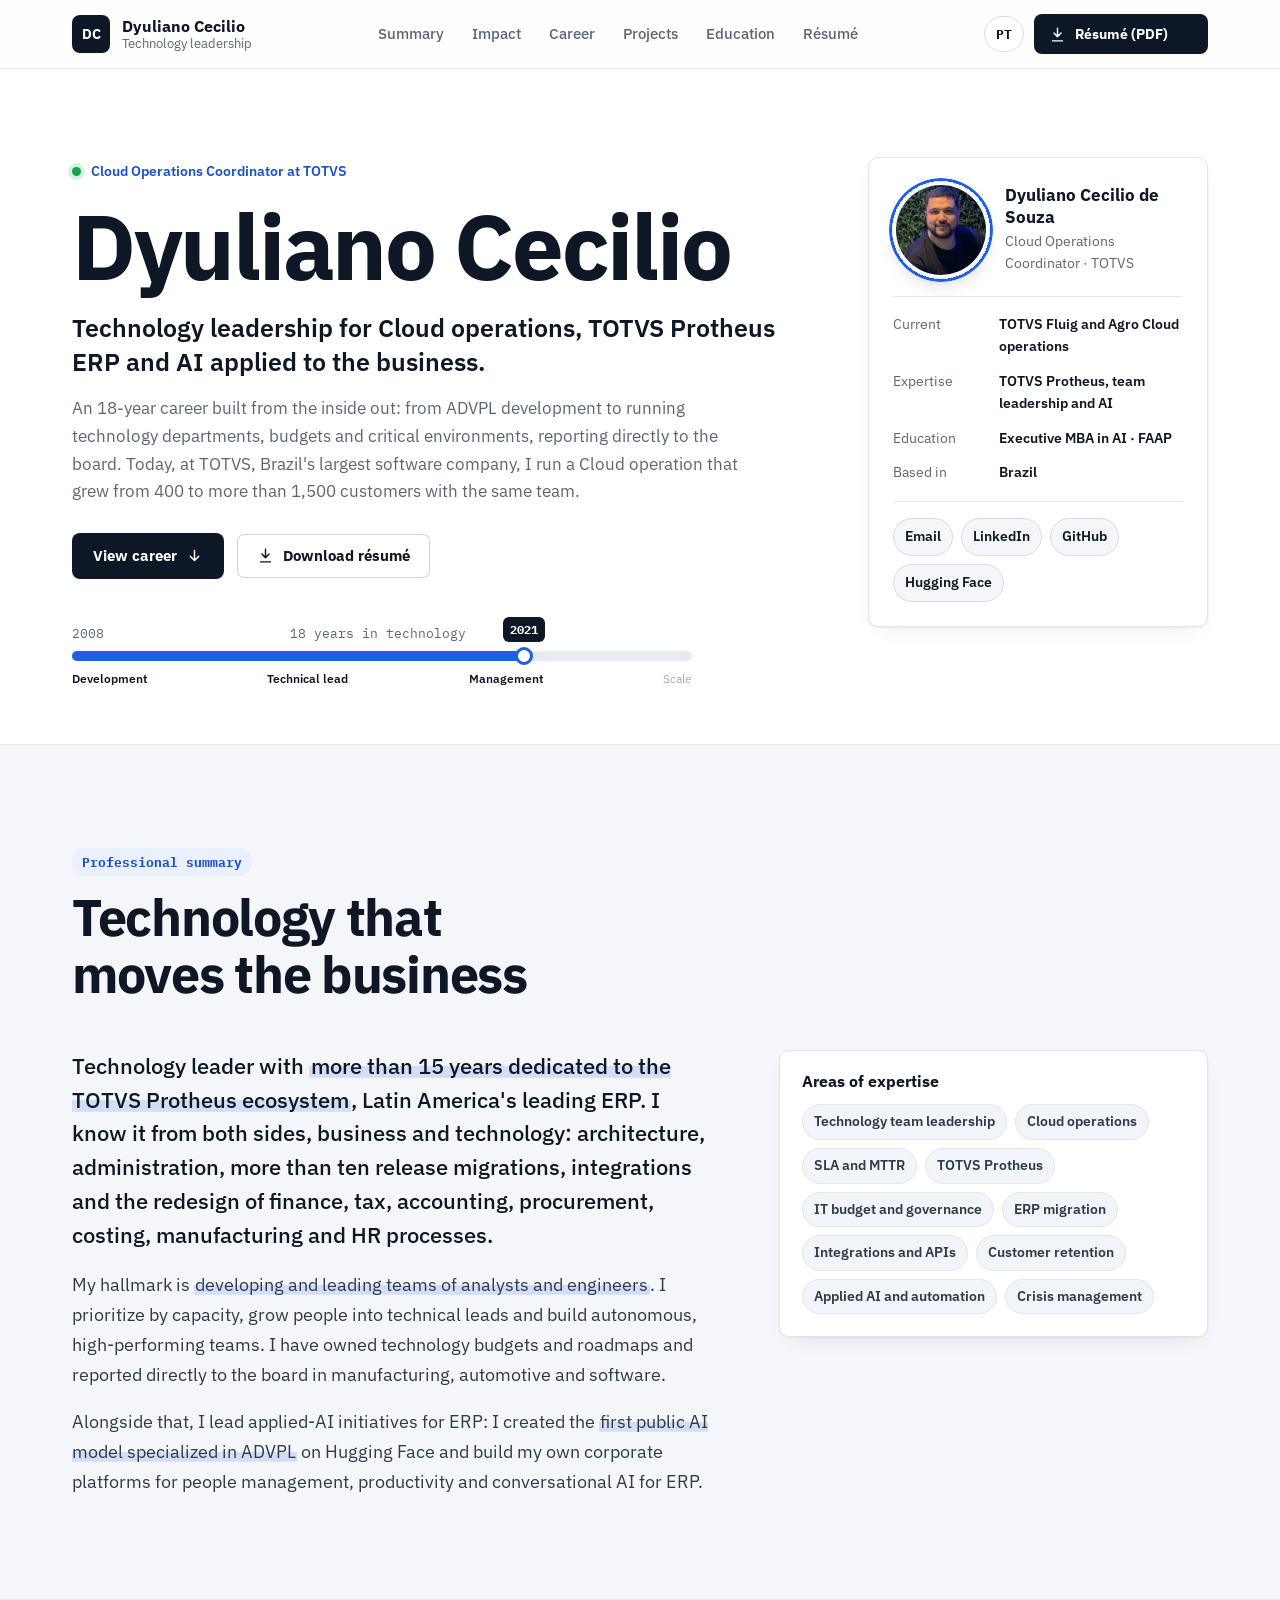
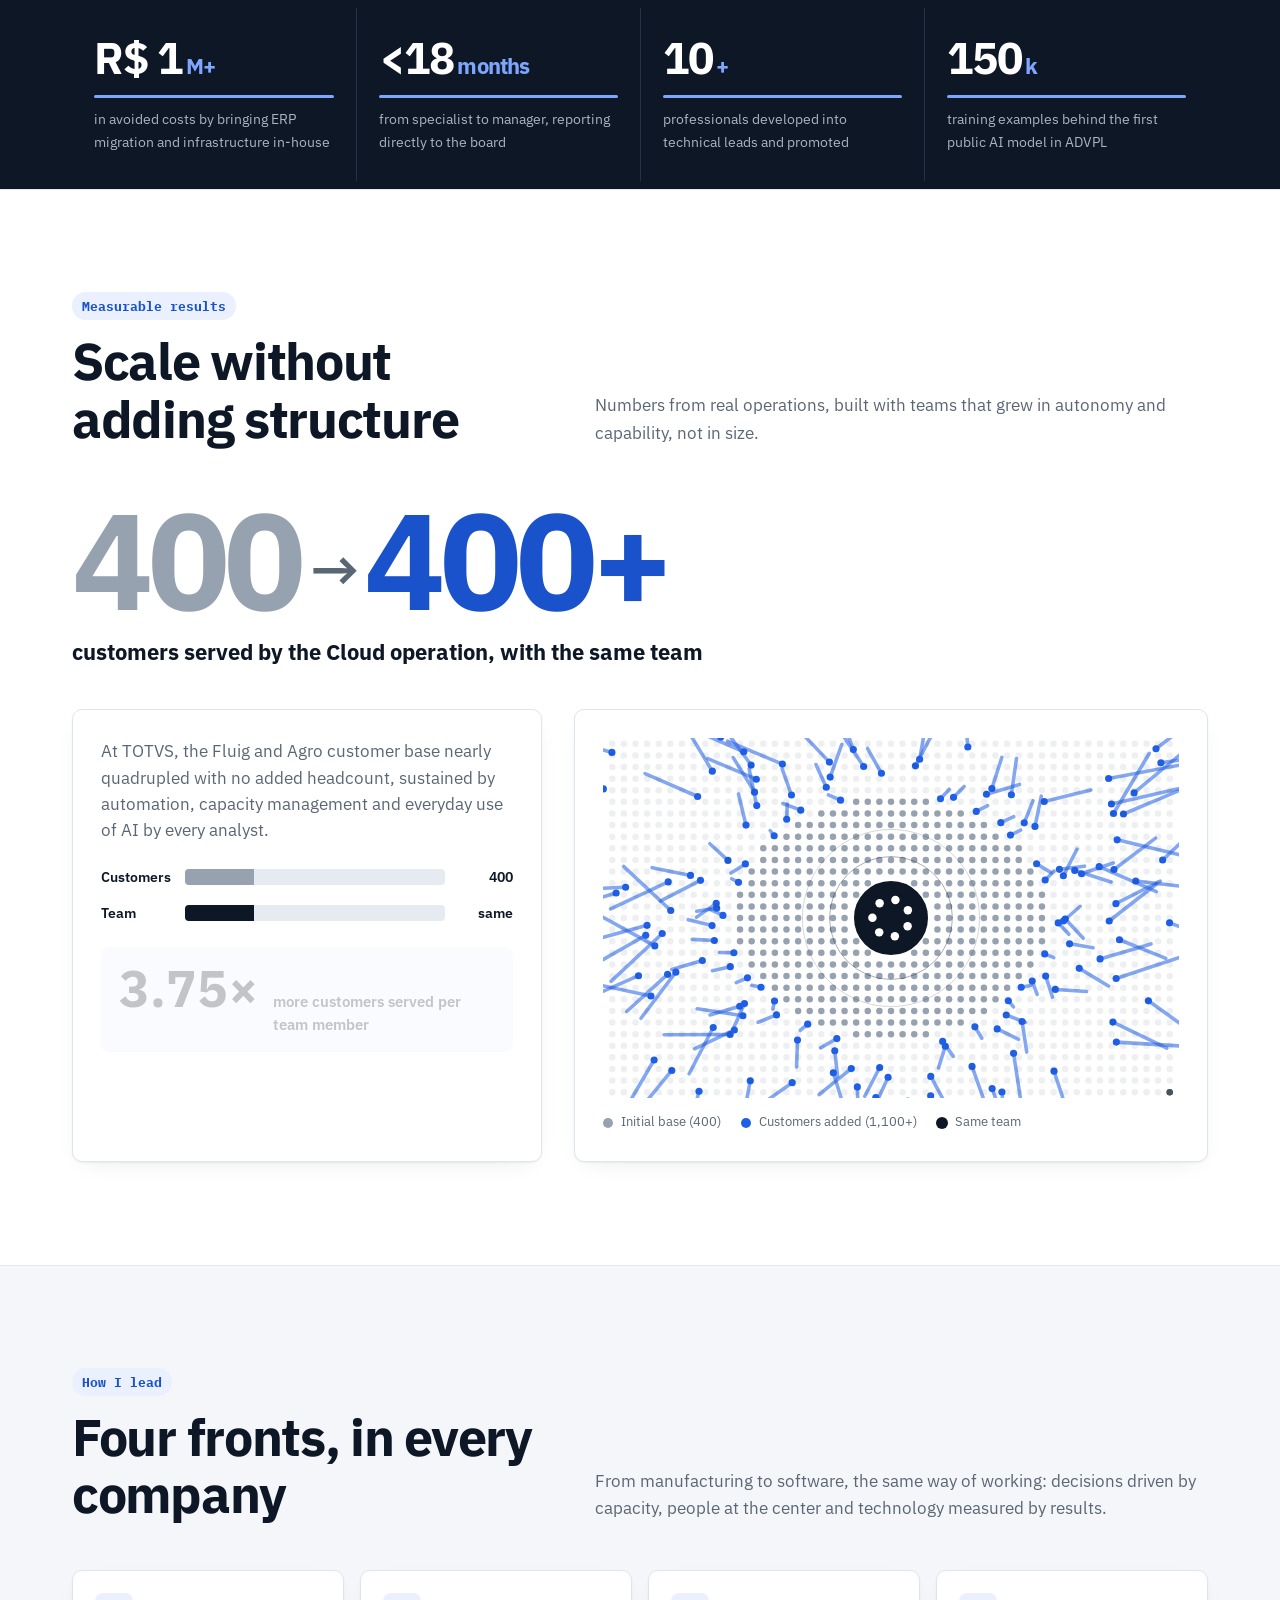
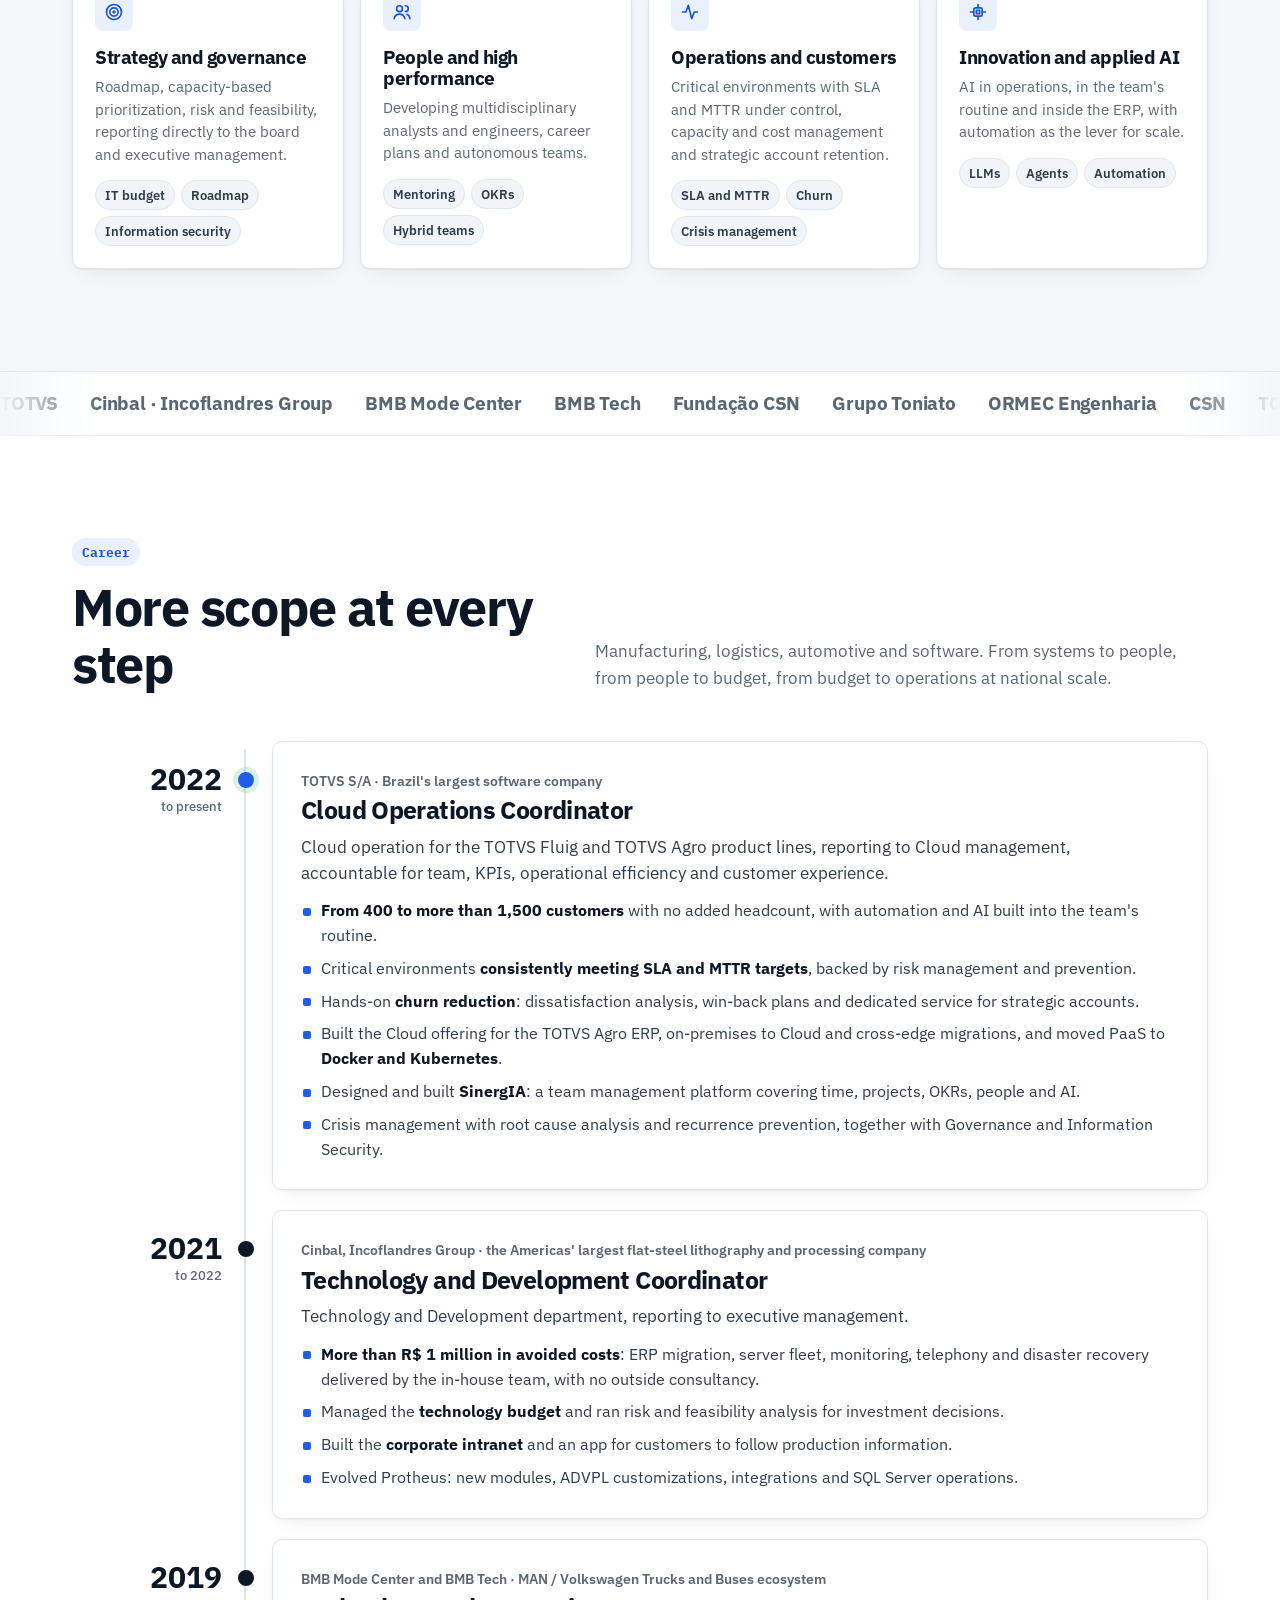
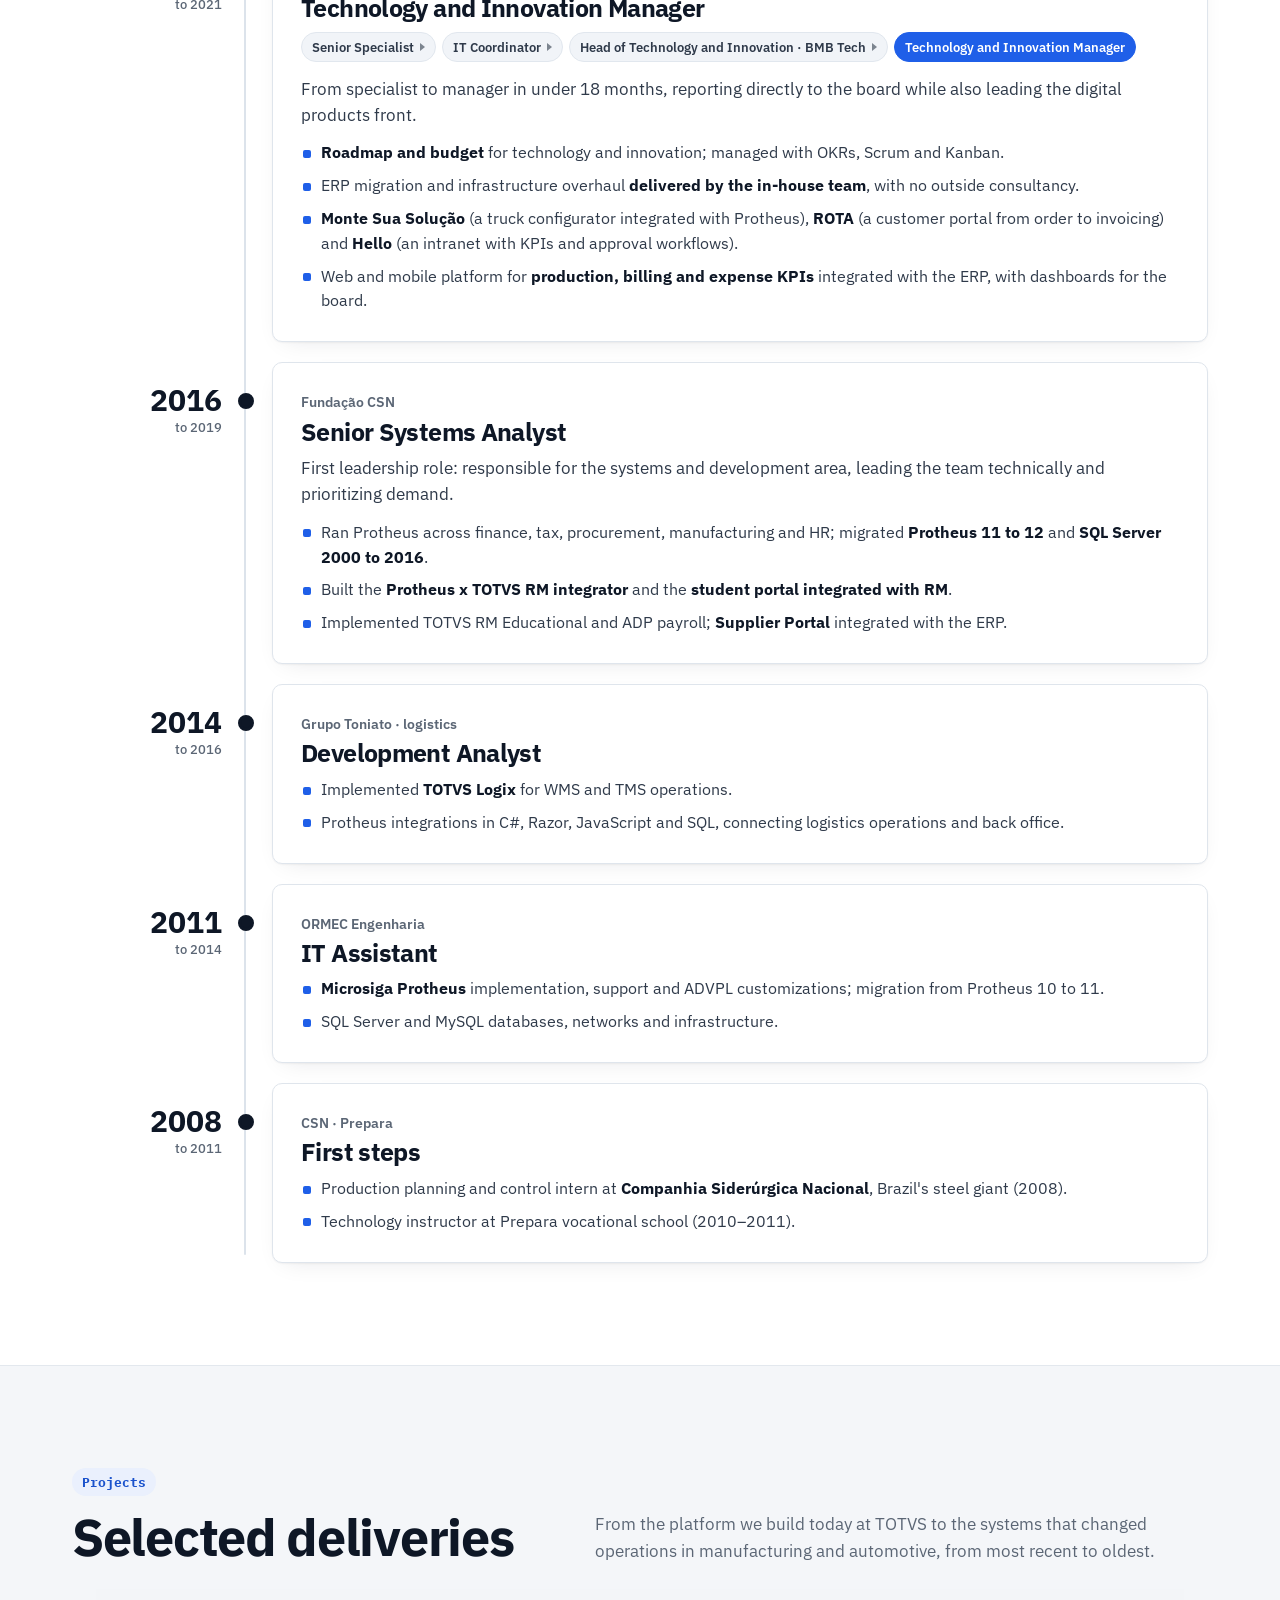
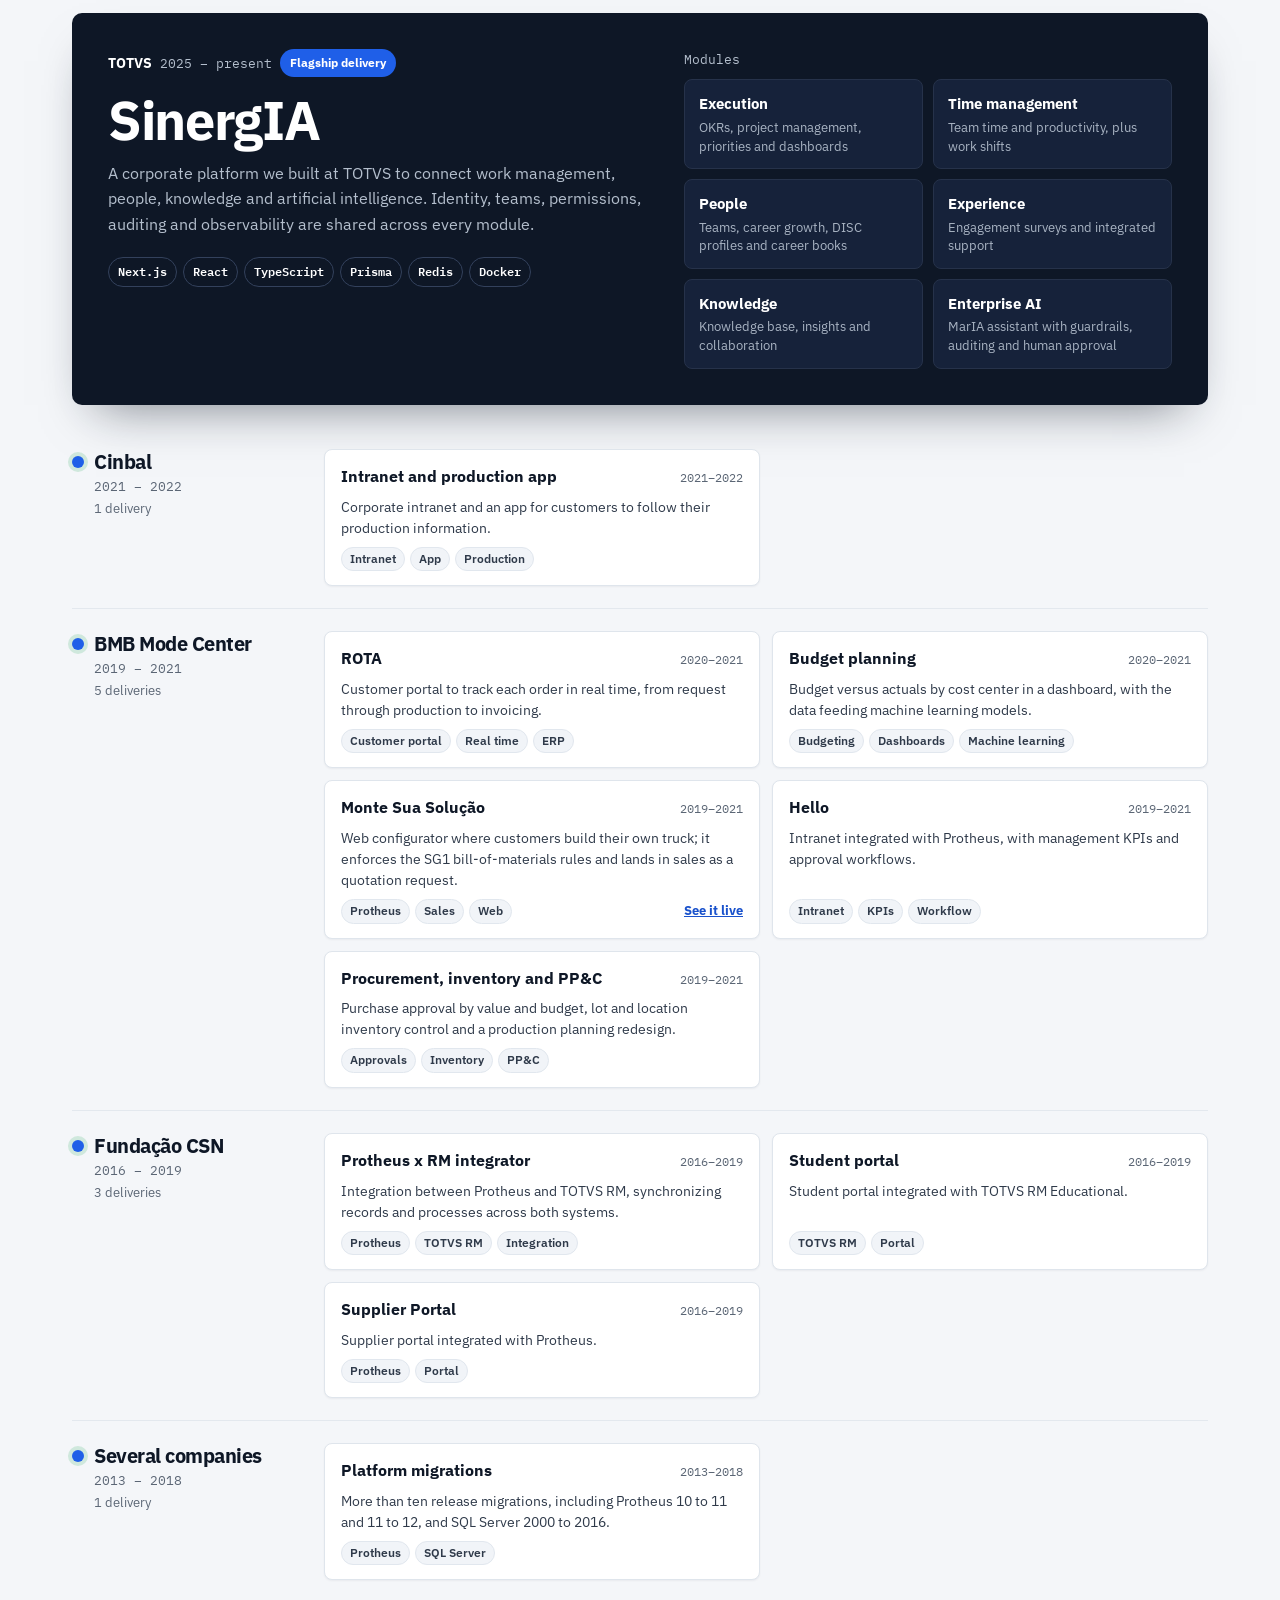
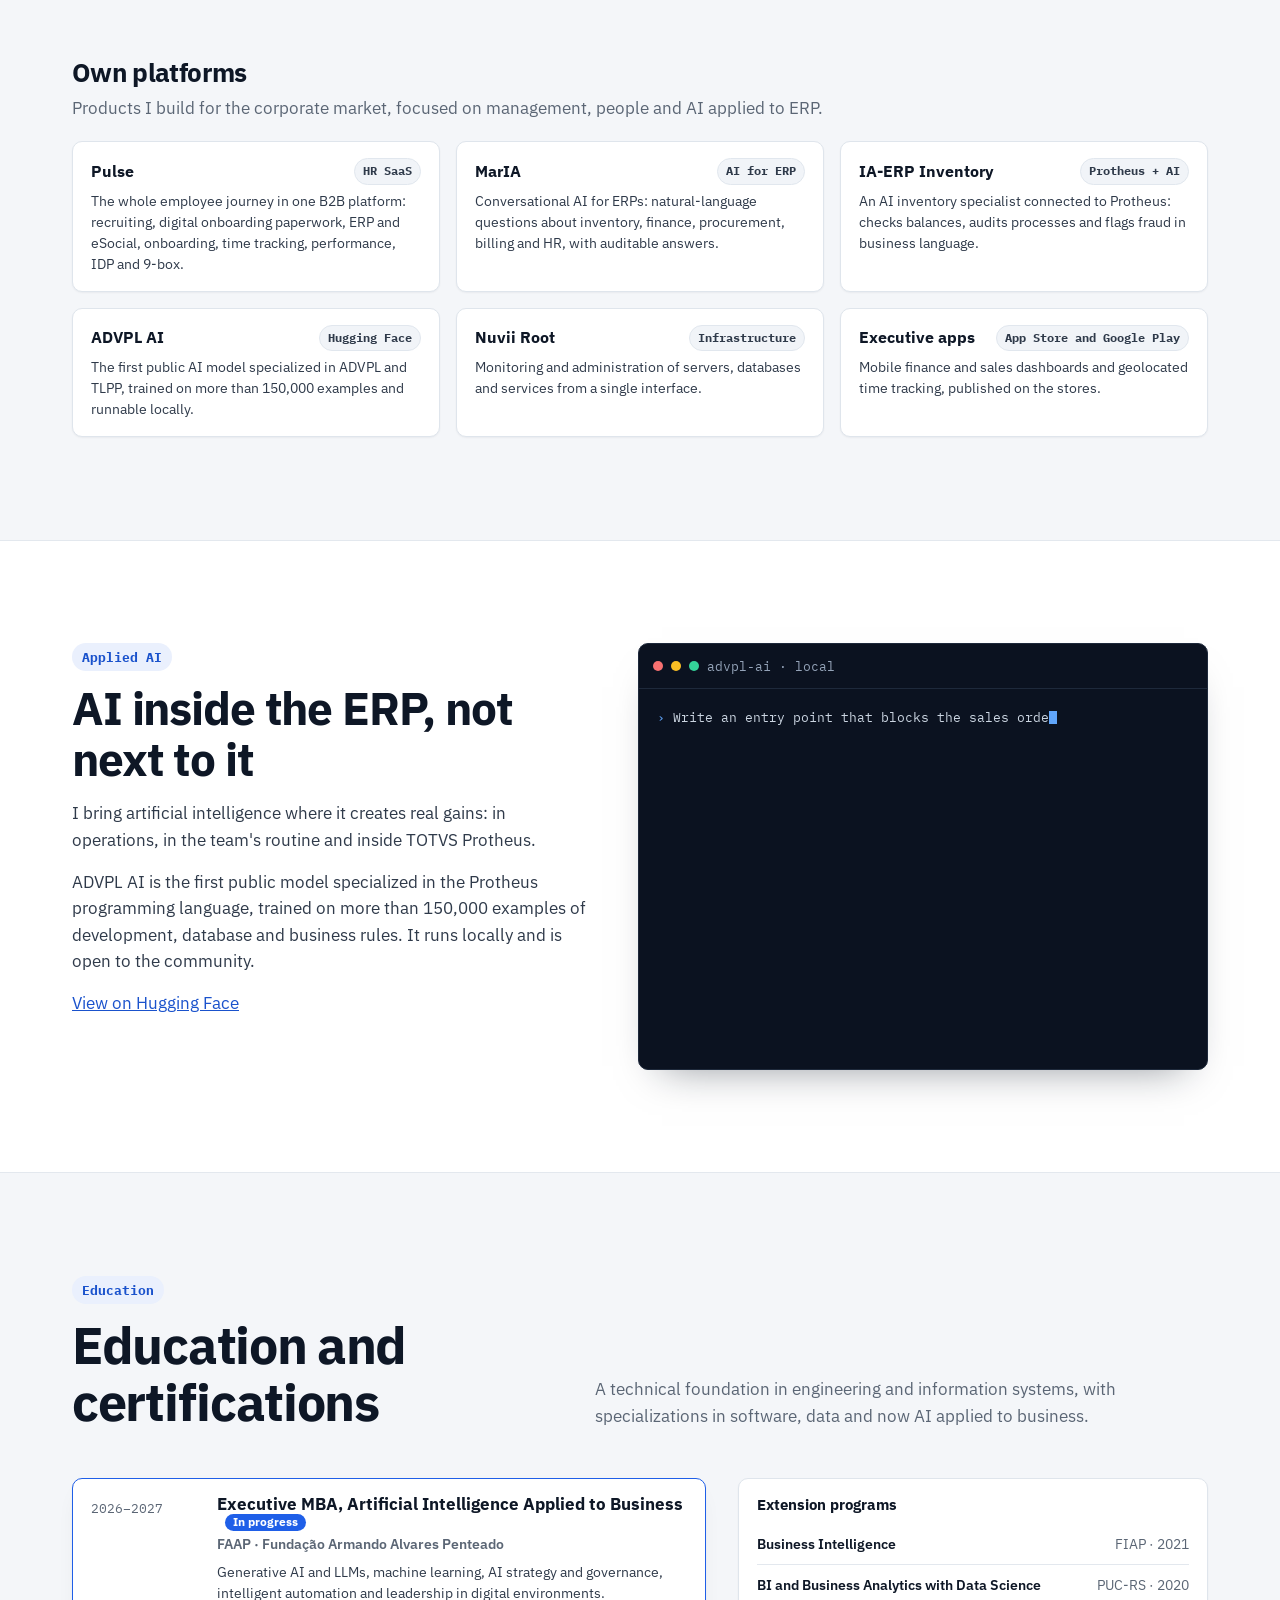
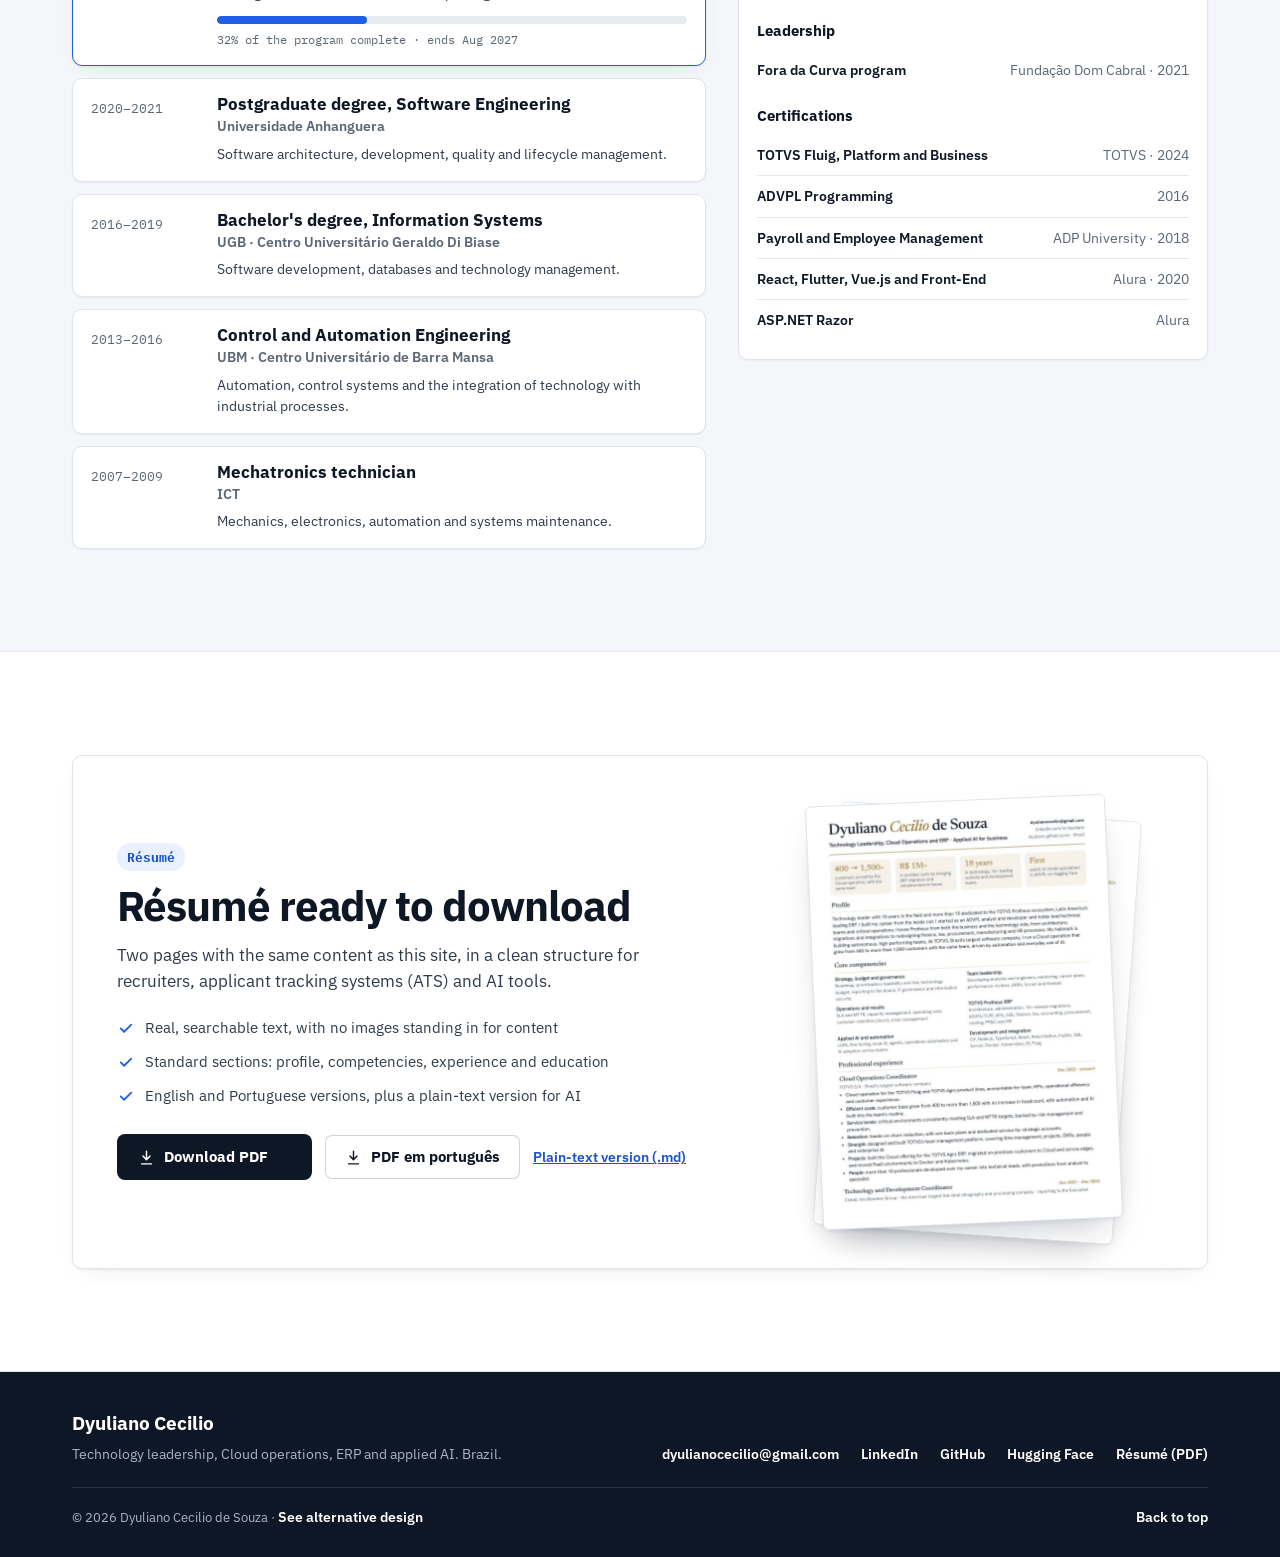
<file: en/index.html>
<!doctype html>
<html lang="en">
<head>
<meta charset="utf-8">
<meta name="viewport" content="width=device-width, initial-scale=1">
<title>Dyuliano Cecilio · Technology Leadership</title>
<meta name="description" content="Dyuliano Cecilio: technology leadership, Cloud operations, TOTVS Protheus ERP and applied AI. 18 years in technology, focused on systems and on building teams.">
<meta name="author" content="Dyuliano Cecilio de Souza">
<meta property="og:type" content="profile">
<meta property="og:title" content="Dyuliano Cecilio">
<meta property="og:description" content="18 years in technology: team leadership, Cloud operations, TOTVS Protheus ERP and applied AI.">
<meta property="og:locale" content="en_US">
<meta property="og:site_name" content="Dyuliano Cecilio">
<meta property="og:url" content="https://dyuliano.github.io/en/">
<meta property="og:image" content="https://dyuliano.github.io/assets/og-en.jpg">
<meta property="og:image:width" content="1200">
<meta property="og:image:height" content="630">
<meta name="twitter:card" content="summary_large_image">
<link rel="canonical" href="https://dyuliano.github.io/en/">
<link rel="alternate" hreflang="pt-BR" href="https://dyuliano.github.io/">
<link rel="apple-touch-icon" href="../assets/rosto.jpg">
<meta name="theme-color" content="#0E1726">
<link rel="icon" href="data:image/svg+xml,%3Csvg xmlns='http://www.w3.org/2000/svg' viewBox='0 0 64 64'%3E%3Crect width='64' height='64' rx='12' fill='%230E1726'/%3E%3Ctext x='50%25' y='56%25' text-anchor='middle' dominant-baseline='middle' font-family='Arial,sans-serif' font-weight='700' font-size='26' fill='%23ffffff'%3EDC%3C/text%3E%3C/svg%3E">
<link rel="preconnect" href="https://fonts.googleapis.com">
<link rel="preconnect" href="https://fonts.gstatic.com" crossorigin>
<link href="https://fonts.googleapis.com/css2?family=IBM+Plex+Mono:wght@500;700&family=IBM+Plex+Sans:wght@400;500;600;700&display=swap" rel="stylesheet">
<link rel="stylesheet" href="../assets/theme-exec.css">
<link rel="stylesheet" href="../assets/site.css">
<link rel="stylesheet" href="../assets/motion.css">
<script type="application/ld+json">
{"@context":"https://schema.org","@type":"Person","name":"Dyuliano Cecilio de Souza","jobTitle":"Cloud Operations Coordinator","worksFor":{"@type":"Organization","name":"TOTVS"},"address":{"@type":"PostalAddress","addressCountry":"BR"},"url":"https://dyuliano.github.io/en/","sameAs":["https://www.linkedin.com/in/dyuliano/","https://github.com/dyuliano","https://huggingface.co/dyulianocecilio"]}
</script>
<noscript><style>#intro{display:none}body.loading{overflow:auto}.reveal{opacity:1;transform:none}.career .track i{width:100%}</style></noscript>
</head>
<body class="loading">

<div id="intro" data-from="2008" aria-hidden="true">
  <div class="box"><div class="year">2008</div><div class="bar"><i></i></div><div class="cap">Dyuliano Cecilio · a career in technology</div></div>
</div>
<div class="progress" id="progress"></div>

<header class="top" id="nav">
  <div class="wrap">
    <a class="brand" href="#inicio" aria-label="Home"><span class="mark">DC</span><span class="nm"><b>Dyuliano Cecilio</b><small>Technology leadership</small></span></a>
    <nav aria-label="Sections">
    <ul class="menu" id="menu">
      <li><a href="#resumo">Summary</a></li>
      <li><a href="#impacto">Impact</a></li>
      <li><a href="#trajetoria">Career</a></li>
      <li><a href="#projetos">Projects</a></li>
      <li><a href="#formacao">Education</a></li>
      <li><a href="#curriculo">Résumé</a></li>
    </ul>
    </nav>
    <div class="tools">
      <a class="lang" href="../" hreflang="pt-BR" lang="pt-BR" aria-label="Versão em português">PT</a>
      <a class="btn primary sm" href="../assets/Dyuliano-Cecilio-Resume.pdf" download data-dl><svg viewBox="0 0 24 24" fill="none" stroke="currentColor" stroke-width="2" stroke-linecap="round" stroke-linejoin="round" aria-hidden="true"><path d="M12 3v12m0 0-5-5m5 5 5-5M5 21h14"/></svg><span class="lbl"><span class="go">Résumé (PDF)</span><span class="done" aria-hidden="true">Download started</span></span></a>
      <button class="menu-btn" id="menuBtn" aria-label="Open menu" aria-expanded="false" aria-controls="menu" data-open="Open menu" data-close="Close menu"><i></i><i></i></button>
    </div>
  </div>
</header>

<main>
<section class="hero" id="inicio">
  <div class="wrap hero-grid">
    <div>
      <p class="eyebrow" data-in style="--i:0"><span class="dot" aria-hidden="true"></span>Cloud Operations Coordinator at TOTVS</p>
      <h1><span>Dyuliano</span> <span>Cecilio</span></h1>
      <p class="title" data-in style="--i:2">Technology leadership for Cloud operations, TOTVS Protheus ERP and AI applied to the business.</p>
      <p class="lede" data-in style="--i:3">An 18-year career built from the inside out: from ADVPL development to running technology departments, budgets and critical environments, reporting directly to the board. Today, at TOTVS, Brazil's largest software company, I run a Cloud operation that grew from 400 to more than 1,500 customers with the same team.</p>
      <div class="actions" data-in style="--i:4">
        <a class="btn primary" href="#trajetoria">View career<svg viewBox="0 0 24 24" fill="none" stroke="currentColor" stroke-width="2" stroke-linecap="round" stroke-linejoin="round" aria-hidden="true"><path d="M12 5v14m0 0-6-6m6 6 6-6"/></svg></a>
        <a class="btn ghost" href="../assets/Dyuliano-Cecilio-Resume.pdf" download data-dl><svg viewBox="0 0 24 24" fill="none" stroke="currentColor" stroke-width="2" stroke-linecap="round" stroke-linejoin="round" aria-hidden="true"><path d="M12 3v12m0 0-5-5m5 5 5-5M5 21h14"/></svg><span class="lbl"><span class="go">Download résumé</span><span class="done" aria-hidden="true">Download started</span></span></a>
      </div>
      <div class="career" aria-hidden="true" data-in style="--i:5">
        <div class="lbl"><span>2008</span><span>18 years in technology</span><span>today</span></div>
        <div class="track"><i id="careerFill"></i><span class="rider" id="careerRider"><b>2008</b></span></div>
        <div class="ticks"><span>Development</span><span>Technical lead</span><span>Management</span><span>Scale</span></div>
      </div>
    </div>
    <aside class="profile" data-in style="--i:3" aria-label="Contact and profiles">
      <div class="head">
        <div class="avatar"><span class="ring" aria-hidden="true"></span><img src="../assets/rosto.jpg" alt="Photo of Dyuliano Cecilio" width="108" height="108"></div>
        <div class="who"><b>Dyuliano Cecilio de Souza</b><span>Cloud Operations Coordinator · TOTVS</span></div>
      </div>
      <dl class="facts">
          <div style="--i:0"><dt>Current</dt><dd>TOTVS Fluig and Agro Cloud operations</dd></div>
          <div style="--i:1"><dt>Expertise</dt><dd>TOTVS Protheus, team leadership and AI</dd></div>
          <div style="--i:2"><dt>Education</dt><dd>Executive MBA in AI · FAAP</dd></div>
          <div style="--i:3"><dt>Based in</dt><dd>Brazil</dd></div>
      </dl>
      <div class="links"><a href="mailto:dyulianocecilio@gmail.com">Email</a><a href="https://www.linkedin.com/in/dyuliano/" target="_blank" rel="noopener">LinkedIn</a><a href="https://github.com/dyuliano" target="_blank" rel="noopener">GitHub</a><a href="https://huggingface.co/dyulianocecilio" target="_blank" rel="noopener">Hugging Face</a></div>
    </aside>
  </div>
</section>

<section class="sec" id="resumo">
  <div class="wrap">
    <div class="sec-head reveal"><div><span class="kicker">Professional summary</span><h2>Technology that moves the business</h2></div></div>
    <div class="summary">
      <div class="txt reveal">
        <p>Technology leader with <mark>more than 15 years dedicated to the TOTVS Protheus ecosystem</mark>, Latin America's leading ERP. I know it from both sides, business and technology: architecture, administration, more than ten release migrations, integrations and the redesign of finance, tax, accounting, procurement, costing, manufacturing and HR processes.</p>
        <p>My hallmark is <mark>developing and leading teams of analysts and engineers</mark>. I prioritize by capacity, grow people into technical leads and build autonomous, high-performing teams. I have owned technology budgets and roadmaps and reported directly to the board in manufacturing, automotive and software.</p>
        <p>Alongside that, I lead applied-AI initiatives for ERP: I created the <mark>first public AI model specialized in ADVPL</mark> on Hugging Face and build my own corporate platforms for people management, productivity and conversational AI for ERP.</p>
      </div>
      <aside class="areas reveal"><h3>Areas of expertise</h3><ul class="tags" data-stagger><li>Technology team leadership</li><li>Cloud operations</li><li>SLA and MTTR</li><li>TOTVS Protheus</li><li>IT budget and governance</li><li>ERP migration</li><li>Integrations and APIs</li><li>Customer retention</li><li>Applied AI and automation</li><li>Crisis management</li></ul></aside>
    </div>
  </div>
</section>

<section class="kpis" aria-label="Key figures">
  <div class="wrap">
    <div class="kpi-grid">
      <div class="kpi" style="--i:0"><div class="n"><span data-to="1" data-prefix="R$ ">R$ 0</span><small>M+</small></div><span class="bar" aria-hidden="true"></span><p>in avoided costs by bringing ERP migration and infrastructure in-house</p></div>
      <div class="kpi" style="--i:1"><div class="n"><span data-to="18" data-prefix="&lt;">&lt;0</span><small>months</small></div><span class="bar" aria-hidden="true"></span><p>from specialist to manager, reporting directly to the board</p></div>
      <div class="kpi" style="--i:2"><div class="n"><span data-to="10" data-prefix="">0</span><small>+</small></div><span class="bar" aria-hidden="true"></span><p>professionals developed into technical leads and promoted</p></div>
      <div class="kpi" style="--i:3"><div class="n"><span data-to="150" data-prefix="">0</span><small>k</small></div><span class="bar" aria-hidden="true"></span><p>training examples behind the first public AI model in ADVPL</p></div>
    </div>
  </div>
</section>

<section class="sec alt" id="impacto">
  <div class="wrap">
    <div class="sec-head reveal"><div><span class="kicker">Measurable results</span><h2>Scale without adding structure</h2></div><p>Numbers from real operations, built with teams that grew in autonomy and capability, not in size.</p></div>
    <div class="big reveal" aria-label="From 400 to more than 1,500 customers"><span class="from">400</span><span class="arr">→</span><span class="to" id="scaleTo">400</span><span class="to">+</span></div>
    <p class="big-cap reveal">customers served by the Cloud operation, with the same team</p>
    <div class="impact-grid">
      <div class="panel stack reveal">
        <p class="muted">At TOTVS, the Fluig and Agro customer base nearly quadrupled with no added headcount, sustained by automation, capacity management and everyday use of AI by every analyst.</p>
        <div class="bars" aria-hidden="true">
          <div class="bar-row"><span>Customers</span><div class="tr"><i class="base" style="width:26.7%"></i><i class="grow" id="barGrow"></i></div><span class="v" id="barV">400</span></div>
          <div class="bar-row"><span>Team</span><div class="tr"><i class="team"></i></div><span class="v">same</span></div>
        </div>
        <div class="ratio" id="ratio"><b>3.75×</b><span>more customers served per team member</span></div>
      </div>
      <div class="panel reveal">
        <canvas id="dots" role="img" aria-label="Each dot is a customer: the first 400 and more than 1,100 added, all served by the same team at the center"></canvas>
        <div class="legend"><span><i style="background:var(--dot-base)"></i>Initial base (400)</span><span><i style="background:var(--dot-new)"></i>Customers added (1,100+)</span><span><i style="background:var(--team);box-shadow:0 0 0 1px var(--ink)"></i>Same team</span></div>
      </div>
    </div>
  </div>
</section>

<section class="sec" id="lideranca">
  <div class="wrap">
    <div class="sec-head reveal"><div><span class="kicker">How I lead</span><h2>Four fronts, in every company</h2></div><p>From manufacturing to software, the same way of working: decisions driven by capacity, people at the center and technology measured by results.</p></div>
    <div class="pillars" data-stagger>
      <article class="pillar"><div class="ic"><svg viewBox="0 0 24 24" fill="none" stroke="currentColor" stroke-width="2" stroke-linecap="round" stroke-linejoin="round" aria-hidden="true"><circle cx="12" cy="12" r="9"/><circle cx="12" cy="12" r="5"/><circle cx="12" cy="12" r="1"/></svg></div><h3>Strategy and governance</h3><p>Roadmap, capacity-based prioritization, risk and feasibility, reporting directly to the board and executive management.</p><ul><li>IT budget</li><li>Roadmap</li><li>Information security</li></ul></article>
      <article class="pillar"><div class="ic"><svg viewBox="0 0 24 24" fill="none" stroke="currentColor" stroke-width="2" stroke-linecap="round" stroke-linejoin="round" aria-hidden="true"><circle cx="9" cy="8" r="3.5"/><path d="M2.5 20c.8-3.5 3.4-5.5 6.5-5.5s5.7 2 6.5 5.5"/><path d="M16 4.5a3.5 3.5 0 0 1 0 7"/><path d="M18 14.7c1.9.7 3.1 2.5 3.5 5.3"/></svg></div><h3>People and high performance</h3><p>Developing multidisciplinary analysts and engineers, career plans and autonomous teams.</p><ul><li>Mentoring</li><li>OKRs</li><li>Hybrid teams</li></ul></article>
      <article class="pillar"><div class="ic"><svg viewBox="0 0 24 24" fill="none" stroke="currentColor" stroke-width="2" stroke-linecap="round" stroke-linejoin="round" aria-hidden="true"><path d="M3 12h4l3-8 4 16 3-8h4"/></svg></div><h3>Operations and customers</h3><p>Critical environments with SLA and MTTR under control, capacity and cost management and strategic account retention.</p><ul><li>SLA and MTTR</li><li>Churn</li><li>Crisis management</li></ul></article>
      <article class="pillar"><div class="ic"><svg viewBox="0 0 24 24" fill="none" stroke="currentColor" stroke-width="2" stroke-linecap="round" stroke-linejoin="round" aria-hidden="true"><path d="M12 3v3M12 18v3M3 12h3M18 12h3"/><rect x="7" y="7" width="10" height="10" rx="2"/><path d="M10 10h4v4h-4z"/></svg></div><h3>Innovation and applied AI</h3><p>AI in operations, in the team's routine and inside the ERP, with automation as the lever for scale.</p><ul><li>LLMs</li><li>Agents</li><li>Automation</li></ul></article>
    </div>
  </div>
</section>

<div class="cos" aria-label="Companies"><div class="track"><ul><li>TOTVS</li><li>Cinbal · Incoflandres Group</li><li>BMB Mode Center</li><li>BMB Tech</li><li>Fundação CSN</li><li>Grupo Toniato</li><li>ORMEC Engenharia</li><li>CSN</li></ul><ul aria-hidden="true"><li>TOTVS</li><li>Cinbal · Incoflandres Group</li><li>BMB Mode Center</li><li>BMB Tech</li><li>Fundação CSN</li><li>Grupo Toniato</li><li>ORMEC Engenharia</li><li>CSN</li></ul></div></div>

<section class="sec alt" id="trajetoria">
  <div class="wrap">
    <div class="sec-head reveal"><div><span class="kicker">Career</span><h2>More scope at every step</h2></div><p>Manufacturing, logistics, automotive and software. From systems to people, from people to budget, from budget to operations at national scale.</p></div>
    <div class="tl" id="tl">
      <div class="rail" aria-hidden="true"><i id="railFill"></i></div>
      <article class="job now"><span class="pin" aria-hidden="true"></span><div class="yr">2022<small>to present</small></div>
        <div class="org">TOTVS S/A · Brazil's largest software company</div><h3>Cloud Operations Coordinator</h3><p class="ctx">Cloud operation for the TOTVS Fluig and TOTVS Agro product lines, reporting to Cloud management, accountable for team, KPIs, operational efficiency and customer experience.</p><ul><li><b>From 400 to more than 1,500 customers</b> with no added headcount, with automation and AI built into the team's routine.</li><li>Critical environments <b>consistently meeting SLA and MTTR targets</b>, backed by risk management and prevention.</li><li>Hands-on <b>churn reduction</b>: dissatisfaction analysis, win-back plans and dedicated service for strategic accounts.</li><li>Built the Cloud offering for the TOTVS Agro ERP, on-premises to Cloud and cross-edge migrations, and moved PaaS to <b>Docker and Kubernetes</b>.</li><li>Designed and built <b>SinergIA</b>: a team management platform covering time, projects, OKRs, people and AI.</li><li>Crisis management with root cause analysis and recurrence prevention, together with Governance and Information Security.</li></ul></article>
      <article class="job"><span class="pin" aria-hidden="true"></span><div class="yr">2021<small>to 2022</small></div>
        <div class="org">Cinbal, Incoflandres Group · the Americas' largest flat-steel lithography and processing company</div><h3>Technology and Development Coordinator</h3><p class="ctx">Technology and Development department, reporting to executive management.</p><ul><li><b>More than R$ 1 million in avoided costs</b>: ERP migration, server fleet, monitoring, telephony and disaster recovery delivered by the in-house team, with no outside consultancy.</li><li>Managed the <b>technology budget</b> and ran risk and feasibility analysis for investment decisions.</li><li>Built the <b>corporate intranet</b> and an app for customers to follow production information.</li><li>Evolved Protheus: new modules, ADVPL customizations, integrations and SQL Server operations.</li></ul></article>
      <article class="job"><span class="pin" aria-hidden="true"></span><div class="yr">2019<small>to 2021</small></div>
        <div class="org">BMB Mode Center and BMB Tech · MAN / Volkswagen Trucks and Buses ecosystem</div><h3>Technology and Innovation Manager</h3><div class="ladder"><span>Senior Specialist</span><span>IT Coordinator</span><span>Head of Technology and Innovation · BMB Tech</span><span class="top">Technology and Innovation Manager</span></div><p class="ctx">From specialist to manager in under 18 months, reporting directly to the board while also leading the digital products front.</p><ul><li><b>Roadmap and budget</b> for technology and innovation; managed with OKRs, Scrum and Kanban.</li><li>ERP migration and infrastructure overhaul <b>delivered by the in-house team</b>, with no outside consultancy.</li><li><b>Monte Sua Solução</b> (a truck configurator integrated with Protheus), <b>ROTA</b> (a customer portal from order to invoicing) and <b>Hello</b> (an intranet with KPIs and approval workflows).</li><li>Web and mobile platform for <b>production, billing and expense KPIs</b> integrated with the ERP, with dashboards for the board.</li></ul></article>
      <article class="job"><span class="pin" aria-hidden="true"></span><div class="yr">2016<small>to 2019</small></div>
        <div class="org">Fundação CSN</div><h3>Senior Systems Analyst</h3><p class="ctx">First leadership role: responsible for the systems and development area, leading the team technically and prioritizing demand.</p><ul><li>Ran Protheus across finance, tax, procurement, manufacturing and HR; migrated <b>Protheus 11 to 12</b> and <b>SQL Server 2000 to 2016</b>.</li><li>Built the <b>Protheus x TOTVS RM integrator</b> and the <b>student portal integrated with RM</b>.</li><li>Implemented TOTVS RM Educational and ADP payroll; <b>Supplier Portal</b> integrated with the ERP.</li></ul></article>
      <article class="job"><span class="pin" aria-hidden="true"></span><div class="yr">2014<small>to 2016</small></div>
        <div class="org">Grupo Toniato · logistics</div><h3>Development Analyst</h3><ul><li>Implemented <b>TOTVS Logix</b> for WMS and TMS operations.</li><li>Protheus integrations in C#, Razor, JavaScript and SQL, connecting logistics operations and back office.</li></ul></article>
      <article class="job"><span class="pin" aria-hidden="true"></span><div class="yr">2011<small>to 2014</small></div>
        <div class="org">ORMEC Engenharia</div><h3>IT Assistant</h3><ul><li><b>Microsiga Protheus</b> implementation, support and ADVPL customizations; migration from Protheus 10 to 11.</li><li>SQL Server and MySQL databases, networks and infrastructure.</li></ul></article>
      <article class="job"><span class="pin" aria-hidden="true"></span><div class="yr">2008<small>to 2011</small></div>
        <div class="org">CSN · Prepara</div><h3>First steps</h3><ul><li>Production planning and control intern at <b>Companhia Siderúrgica Nacional</b>, Brazil's steel giant (2008).</li><li>Technology instructor at Prepara vocational school (2010–2011).</li></ul></article>
    </div>
  </div>
</section>

<section class="sec" id="projetos">
  <div class="wrap">
    <div class="sec-head reveal"><div><span class="kicker">Projects</span><h2>Selected deliveries</h2></div><p>From the platform we build today at TOTVS to the systems that changed operations in manufacturing and automotive, from most recent to oldest.</p></div>
    <article class="flag reveal">
      <div class="flag-main">
        <div class="flag-meta"><span class="flag-co">TOTVS</span><span class="flag-when">2025 – present</span><span class="flag-badge">Flagship delivery</span></div>
        <h3>SinergIA</h3>
        <p>A corporate platform we built at TOTVS to connect work management, people, knowledge and artificial intelligence. Identity, teams, permissions, auditing and observability are shared across every module.</p>
        <ul class="flag-stack" aria-label="Stack"><li>Next.js</li><li>React</li><li>TypeScript</li><li>Prisma</li><li>Redis</li><li>Docker</li></ul>
      </div>
      <div class="flag-mods"><span class="flag-mods-h">Modules</span><ul data-stagger><li><b>Execution</b><span>OKRs, project management, priorities and dashboards</span></li><li><b>Time management</b><span>Team time and productivity, plus work shifts</span></li><li><b>People</b><span>Teams, career growth, DISC profiles and career books</span></li><li><b>Experience</b><span>Engagement surveys and integrated support</span></li><li><b>Knowledge</b><span>Knowledge base, insights and collaboration</span></li><li><b>Enterprise AI</b><span>MarIA assistant with guardrails, auditing and human approval</span></li></ul></div>
    </article>
    <div class="pgroups">
    <div class="pgroup">
      <div class="pg-head reveal"><span class="pg-dot" aria-hidden="true"></span><h3>Cinbal</h3><span class="pg-when">2021 – 2022</span><span class="pg-n">1 delivery</span></div>
      <div class="pcards" data-stagger><article class="pcard"><div class="pc-top"><h4>Intranet and production app</h4><span class="pc-when">2021–2022</span></div><p>Corporate intranet and an app for customers to follow their production information.</p><div class="pc-foot"><ul class="pc-tags"><li>Intranet</li><li>App</li><li>Production</li></ul></div></article></div>
    </div>
    <div class="pgroup">
      <div class="pg-head reveal"><span class="pg-dot" aria-hidden="true"></span><h3>BMB Mode Center</h3><span class="pg-when">2019 – 2021</span><span class="pg-n">5 deliveries</span></div>
      <div class="pcards" data-stagger><article class="pcard"><div class="pc-top"><h4>ROTA</h4><span class="pc-when">2020–2021</span></div><p>Customer portal to track each order in real time, from request through production to invoicing.</p><div class="pc-foot"><ul class="pc-tags"><li>Customer portal</li><li>Real time</li><li>ERP</li></ul></div></article><article class="pcard"><div class="pc-top"><h4>Budget planning</h4><span class="pc-when">2020–2021</span></div><p>Budget versus actuals by cost center in a dashboard, with the data feeding machine learning models.</p><div class="pc-foot"><ul class="pc-tags"><li>Budgeting</li><li>Dashboards</li><li>Machine learning</li></ul></div></article><article class="pcard"><div class="pc-top"><h4>Monte Sua Solução</h4><span class="pc-when">2019–2021</span></div><p>Web configurator where customers build their own truck; it enforces the SG1 bill-of-materials rules and lands in sales as a quotation request.</p><div class="pc-foot"><ul class="pc-tags"><li>Protheus</li><li>Sales</li><li>Web</li></ul><a class="pc-link" href="https://www.modecenter.com.br/solucao" target="_blank" rel="noopener">See it live</a></div></article><article class="pcard"><div class="pc-top"><h4>Hello</h4><span class="pc-when">2019–2021</span></div><p>Intranet integrated with Protheus, with management KPIs and approval workflows.</p><div class="pc-foot"><ul class="pc-tags"><li>Intranet</li><li>KPIs</li><li>Workflow</li></ul></div></article><article class="pcard"><div class="pc-top"><h4>Procurement, inventory and PP&amp;C</h4><span class="pc-when">2019–2021</span></div><p>Purchase approval by value and budget, lot and location inventory control and a production planning redesign.</p><div class="pc-foot"><ul class="pc-tags"><li>Approvals</li><li>Inventory</li><li>PP&amp;C</li></ul></div></article></div>
    </div>
    <div class="pgroup">
      <div class="pg-head reveal"><span class="pg-dot" aria-hidden="true"></span><h3>Fundação CSN</h3><span class="pg-when">2016 – 2019</span><span class="pg-n">3 deliveries</span></div>
      <div class="pcards" data-stagger><article class="pcard"><div class="pc-top"><h4>Protheus x RM integrator</h4><span class="pc-when">2016–2019</span></div><p>Integration between Protheus and TOTVS RM, synchronizing records and processes across both systems.</p><div class="pc-foot"><ul class="pc-tags"><li>Protheus</li><li>TOTVS RM</li><li>Integration</li></ul></div></article><article class="pcard"><div class="pc-top"><h4>Student portal</h4><span class="pc-when">2016–2019</span></div><p>Student portal integrated with TOTVS RM Educational.</p><div class="pc-foot"><ul class="pc-tags"><li>TOTVS RM</li><li>Portal</li></ul></div></article><article class="pcard"><div class="pc-top"><h4>Supplier Portal</h4><span class="pc-when">2016–2019</span></div><p>Supplier portal integrated with Protheus.</p><div class="pc-foot"><ul class="pc-tags"><li>Protheus</li><li>Portal</li></ul></div></article></div>
    </div>
    <div class="pgroup">
      <div class="pg-head reveal"><span class="pg-dot" aria-hidden="true"></span><h3>Several companies</h3><span class="pg-when">2013 – 2018</span><span class="pg-n">1 delivery</span></div>
      <div class="pcards" data-stagger><article class="pcard"><div class="pc-top"><h4>Platform migrations</h4><span class="pc-when">2013–2018</span></div><p>More than ten release migrations, including Protheus 10 to 11 and 11 to 12, and SQL Server 2000 to 2016.</p><div class="pc-foot"><ul class="pc-tags"><li>Protheus</li><li>SQL Server</li></ul></div></article></div>
    </div>
    </div>
    <h3 class="sub-h reveal">Own platforms</h3>
    <p class="sub-p reveal">Products I build for the corporate market, focused on management, people and AI applied to ERP.</p>
    <div class="products" data-stagger>
      <article class="prod"><div class="pt"><h3>Pulse</h3><span class="badge">HR SaaS</span></div><p>The whole employee journey in one B2B platform: recruiting, digital onboarding paperwork, ERP and eSocial, onboarding, time tracking, performance, IDP and 9-box.</p></article>
      <article class="prod"><div class="pt"><h3>MarIA</h3><span class="badge">AI for ERP</span></div><p>Conversational AI for ERPs: natural-language questions about inventory, finance, procurement, billing and HR, with auditable answers.</p></article>
      <article class="prod"><div class="pt"><h3>IA-ERP Inventory</h3><span class="badge">Protheus + AI</span></div><p>An AI inventory specialist connected to Protheus: checks balances, audits processes and flags fraud in business language.</p></article>
      <article class="prod"><div class="pt"><h3>ADVPL AI</h3><span class="badge">Hugging Face</span></div><p>The first public AI model specialized in ADVPL and TLPP, trained on more than 150,000 examples and runnable locally.</p></article>
      <article class="prod"><div class="pt"><h3>Nuvii Root</h3><span class="badge">Infrastructure</span></div><p>Monitoring and administration of servers, databases and services from a single interface.</p></article>
      <article class="prod"><div class="pt"><h3>Executive apps</h3><span class="badge">App Store and Google Play</span></div><p>Mobile finance and sales dashboards and geolocated time tracking, published on the stores.</p></article>
    </div>
  </div>
</section>

<section class="sec alt" id="ia">
  <div class="wrap ai-grid">
    <div class="txt reveal">
      <div><span class="kicker">Applied AI</span><h2 style="font-size:clamp(30px,4vw,46px)">AI inside the ERP, not next to it</h2></div>
        <p>I bring artificial intelligence where it creates real gains: in operations, in the team's routine and inside TOTVS Protheus.</p>
        <p>ADVPL AI is the first public model specialized in the Protheus programming language, trained on more than 150,000 examples of development, database and business rules. It runs locally and is open to the community.</p>
      <p><a href="https://huggingface.co/dyulianocecilio" target="_blank" rel="noopener">View on Hugging Face</a></p>
    </div>
    <div class="term reveal" role="img" aria-label="Example of the ADVPL AI model generating an ADVPL entry point">
      <div class="tb"><i></i><i></i><i></i><span>advpl-ai · local</span></div>
      <pre id="termOut" aria-hidden="true" data-prompt="Write an entry point that blocks the sales order when the customer&#x27;s credit limit has expired." data-comment="MT410TOK entry point: validation when the order is saved"></pre>
    </div>
  </div>
</section>

<section class="sec" id="formacao">
  <div class="wrap">
    <div class="sec-head reveal"><div><span class="kicker">Education</span><h2>Education and certifications</h2></div><p>A technical foundation in engineering and information systems, with specializations in software, data and now AI applied to business.</p></div>
    <div class="edu-grid">
      <div class="degrees" data-stagger>
        <article class="deg hl"><div class="when">2026–2027</div><div><h3>Executive MBA, Artificial Intelligence Applied to Business<span class="st">In progress</span></h3><div class="inst">FAAP · Fundação Armando Alvares Penteado</div><p>Generative AI and LLMs, machine learning, AI strategy and governance, intelligent automation and leadership in digital environments.</p><div class="mba" data-start="2026-08-01" data-end="2027-08-31" data-label="{p}% of the program complete · ends Aug 2027"><div class="tr"><i></i></div><span></span></div></div></article>
        <article class="deg"><div class="when">2020–2021</div><div><h3>Postgraduate degree, Software Engineering</h3><div class="inst">Universidade Anhanguera</div><p>Software architecture, development, quality and lifecycle management.</p></div></article>
        <article class="deg"><div class="when">2016–2019</div><div><h3>Bachelor's degree, Information Systems</h3><div class="inst">UGB · Centro Universitário Geraldo Di Biase</div><p>Software development, databases and technology management.</p></div></article>
        <article class="deg"><div class="when">2013–2016</div><div><h3>Control and Automation Engineering</h3><div class="inst">UBM · Centro Universitário de Barra Mansa</div><p>Automation, control systems and the integration of technology with industrial processes.</p></div></article>
        <article class="deg"><div class="when">2007–2009</div><div><h3>Mechatronics technician</h3><div class="inst">ICT</div><p>Mechanics, electronics, automation and systems maintenance.</p></div></article>
      </div>
      <aside class="certs reveal"><h3>Extension programs</h3><dl><div class="r"><dt>Business Intelligence</dt><dd>FIAP · 2021</dd></div><div class="r"><dt>BI and Business Analytics with Data Science</dt><dd>PUC-RS · 2020</dd></div></dl><h3>Leadership</h3><dl><div class="r"><dt>Fora da Curva program</dt><dd>Fundação Dom Cabral · 2021</dd></div></dl><h3>Certifications</h3><dl><div class="r"><dt>TOTVS Fluig, Platform and Business</dt><dd>TOTVS · 2024</dd></div><div class="r"><dt>ADVPL Programming</dt><dd>2016</dd></div><div class="r"><dt>Payroll and Employee Management</dt><dd>ADP University · 2018</dd></div><div class="r"><dt>React, Flutter, Vue.js and Front-End</dt><dd>Alura · 2020</dd></div><div class="r"><dt>ASP.NET Razor</dt><dd>Alura</dd></div></dl></aside>
    </div>
  </div>
</section>

<section class="sec alt cv-sec reveal" id="curriculo">
  <div class="wrap">
    <div class="cv-card">
      <div>
        <span class="kicker">Résumé</span>
        <h2>Résumé ready to download</h2>
        <p class="lead">Two pages with the same content as this site, in a clean structure for recruiters, applicant tracking systems (ATS) and AI tools.</p>
        <ul class="cv-points"><li><svg viewBox="0 0 24 24" fill="none" stroke="currentColor" stroke-width="2.4" stroke-linecap="round" stroke-linejoin="round" aria-hidden="true"><path d="M5 12.5l4.5 4.5L19 7.5"/></svg><span>Real, searchable text, with no images standing in for content</span></li><li><svg viewBox="0 0 24 24" fill="none" stroke="currentColor" stroke-width="2.4" stroke-linecap="round" stroke-linejoin="round" aria-hidden="true"><path d="M5 12.5l4.5 4.5L19 7.5"/></svg><span>Standard sections: profile, competencies, experience and education</span></li><li><svg viewBox="0 0 24 24" fill="none" stroke="currentColor" stroke-width="2.4" stroke-linecap="round" stroke-linejoin="round" aria-hidden="true"><path d="M5 12.5l4.5 4.5L19 7.5"/></svg><span>English and Portuguese versions, plus a plain-text version for AI</span></li></ul>
        <div class="cv-actions">
          <a class="btn primary" href="../assets/Dyuliano-Cecilio-Resume.pdf" download data-dl><svg viewBox="0 0 24 24" fill="none" stroke="currentColor" stroke-width="2" stroke-linecap="round" stroke-linejoin="round" aria-hidden="true"><path d="M12 3v12m0 0-5-5m5 5 5-5M5 21h14"/></svg><span class="lbl"><span class="go">Download PDF</span><span class="done" aria-hidden="true">Download started</span></span></a>
          <a class="btn ghost" href="../assets/Dyuliano-Cecilio-Curriculo.pdf" download data-dl><svg viewBox="0 0 24 24" fill="none" stroke="currentColor" stroke-width="2" stroke-linecap="round" stroke-linejoin="round" aria-hidden="true"><path d="M12 3v12m0 0-5-5m5 5 5-5M5 21h14"/></svg><span class="lbl"><span class="go">PDF em português</span><span class="done" aria-hidden="true">Download started</span></span></a>
          <a class="alt" href="../en/resume.md">Plain-text version (.md)</a>
        </div>
      </div>
      <div class="cv-preview" aria-hidden="true">
        <span class="sheet back"><img src="../assets/cv-en-2.jpg" alt="" width="600" height="849" loading="lazy"></span>
        <a class="sheet" href="../assets/Dyuliano-Cecilio-Resume.pdf" download data-dl tabindex="-1"><img src="../assets/cv-en.jpg" alt="Preview of the first page of the PDF résumé" width="600" height="849" loading="lazy"></a>
      </div>
    </div>
  </div>
</section>
</main>
<a class="btn primary fab" href="../assets/Dyuliano-Cecilio-Resume.pdf" download data-dl><svg viewBox="0 0 24 24" fill="none" stroke="currentColor" stroke-width="2" stroke-linecap="round" stroke-linejoin="round" aria-hidden="true"><path d="M12 3v12m0 0-5-5m5 5 5-5M5 21h14"/></svg><span class="lbl"><span class="go">Download résumé</span><span class="done" aria-hidden="true">Download started</span></span></a>

<footer class="foot" id="contato">
  <div class="wrap">
    <div class="foot-top">
      <div><b>Dyuliano Cecilio</b><p>Technology leadership, Cloud operations, ERP and applied AI. Brazil.</p></div>
      <nav aria-label="Contact"><a href="mailto:dyulianocecilio@gmail.com">dyulianocecilio@gmail.com</a><a href="https://www.linkedin.com/in/dyuliano/" target="_blank" rel="noopener">LinkedIn</a><a href="https://github.com/dyuliano" target="_blank" rel="noopener">GitHub</a><a href="https://huggingface.co/dyulianocecilio" target="_blank" rel="noopener">Hugging Face</a><a href="../assets/Dyuliano-Cecilio-Resume.pdf" download data-dl>Résumé (PDF)</a></nav>
    </div>
    <div class="foot-base"><span>© <span data-year>2026</span> Dyuliano Cecilio de Souza · <a href="../v2/en/">See alternative design</a></span><a href="#inicio">Back to top</a></div>
  </div>
</footer>

<script src="../assets/site.js"></script>
</body>
</html>
</file>
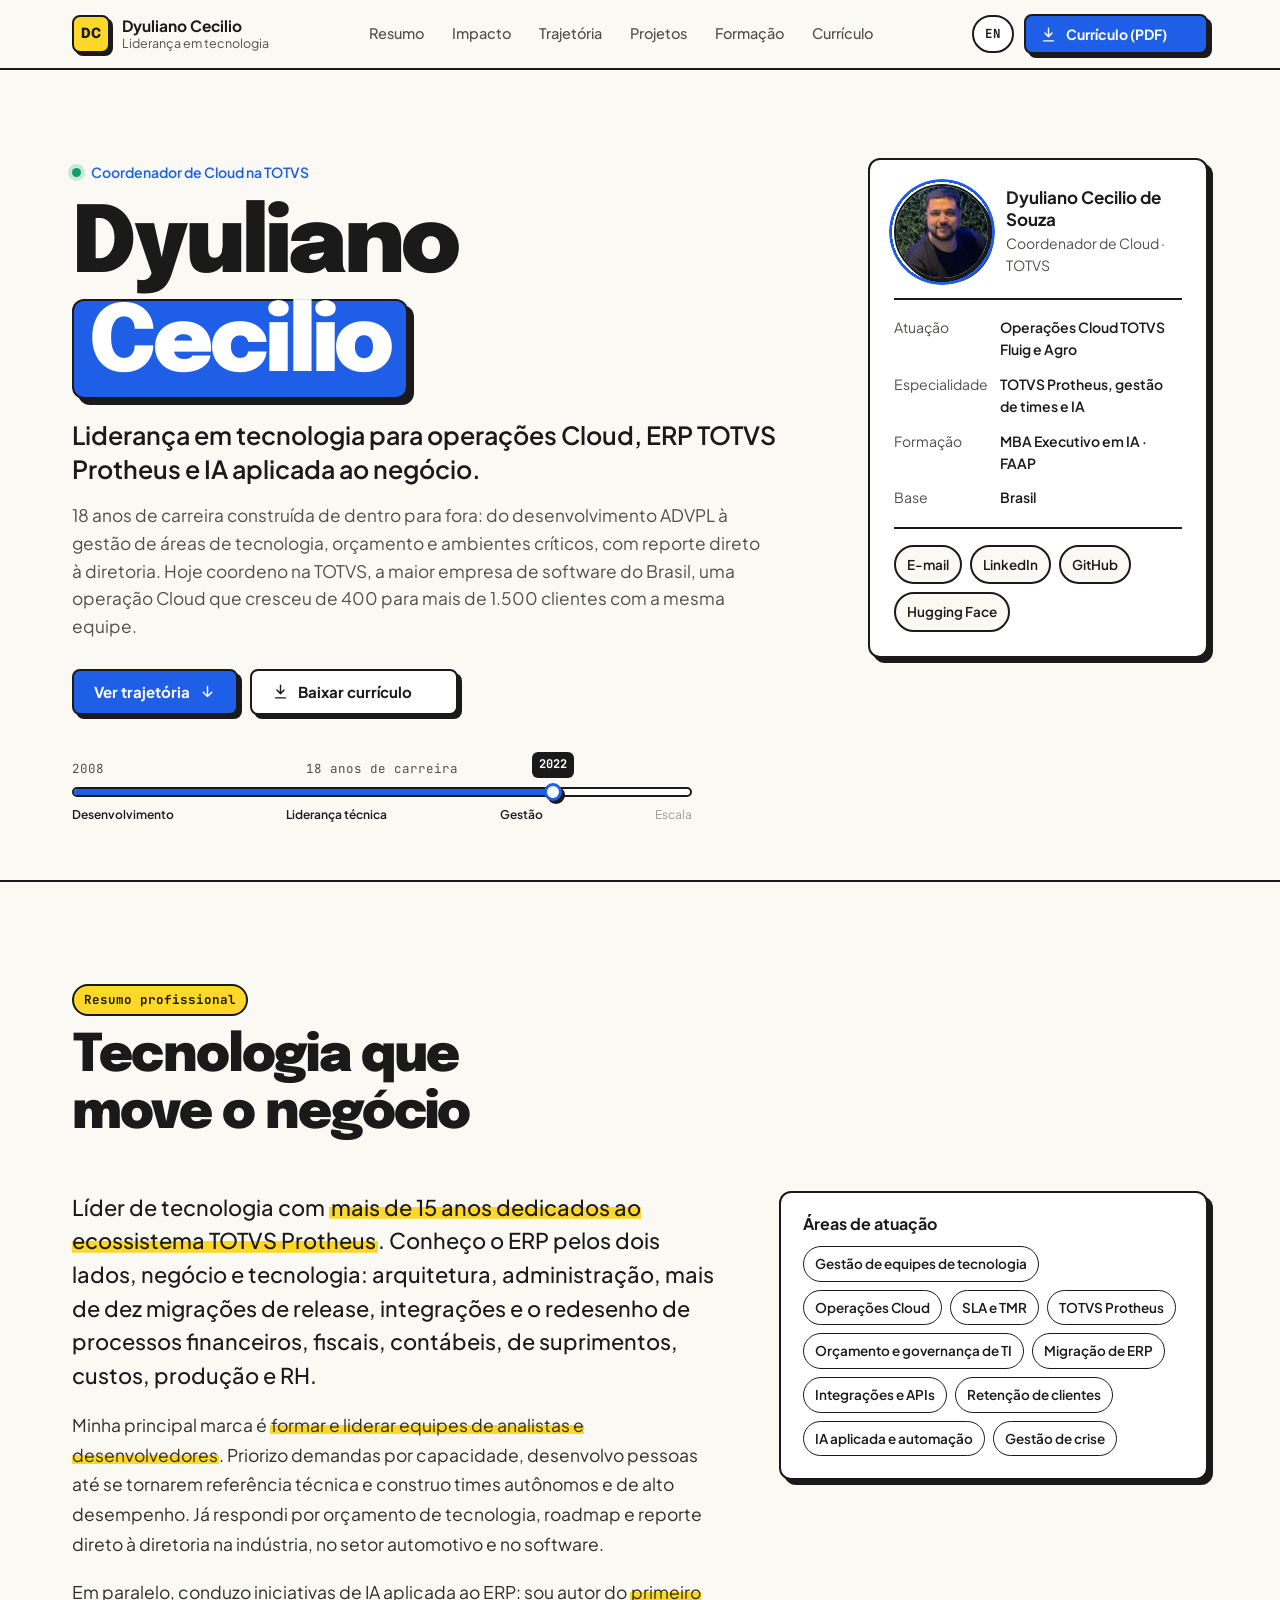
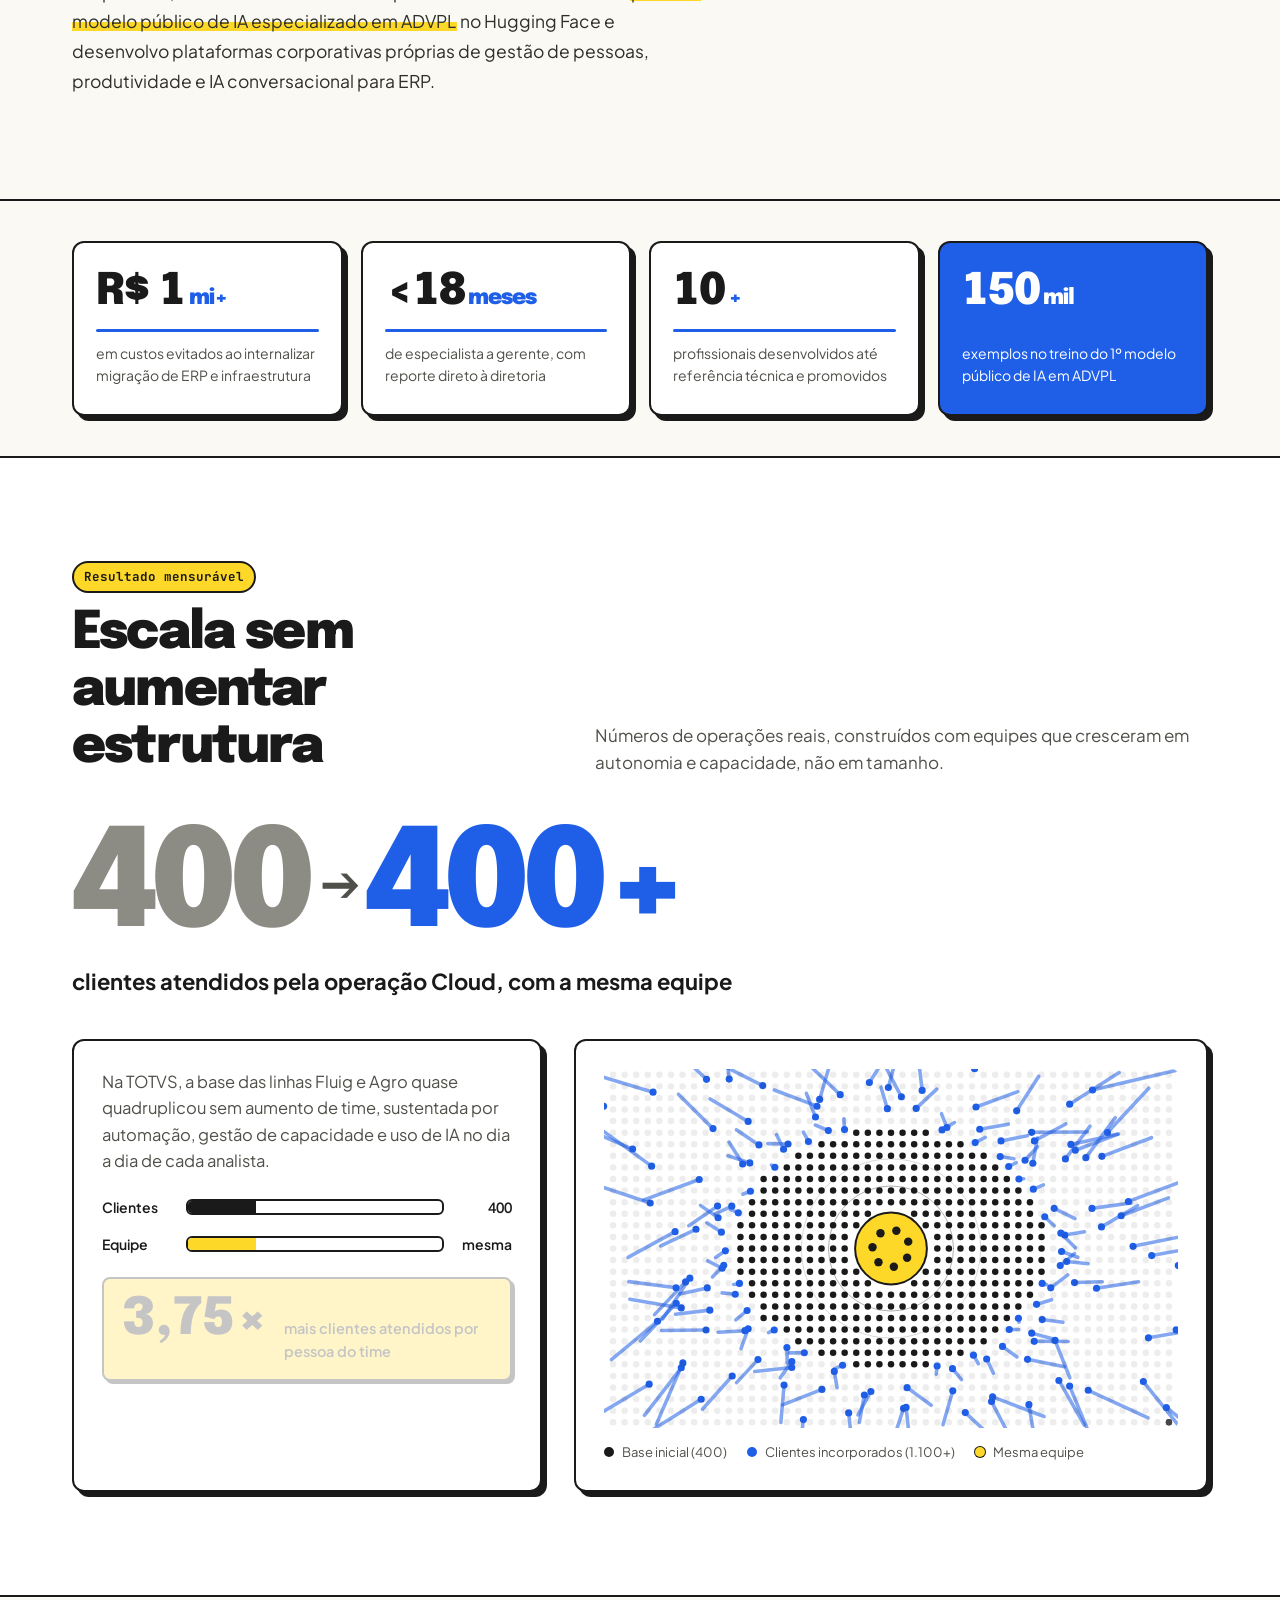
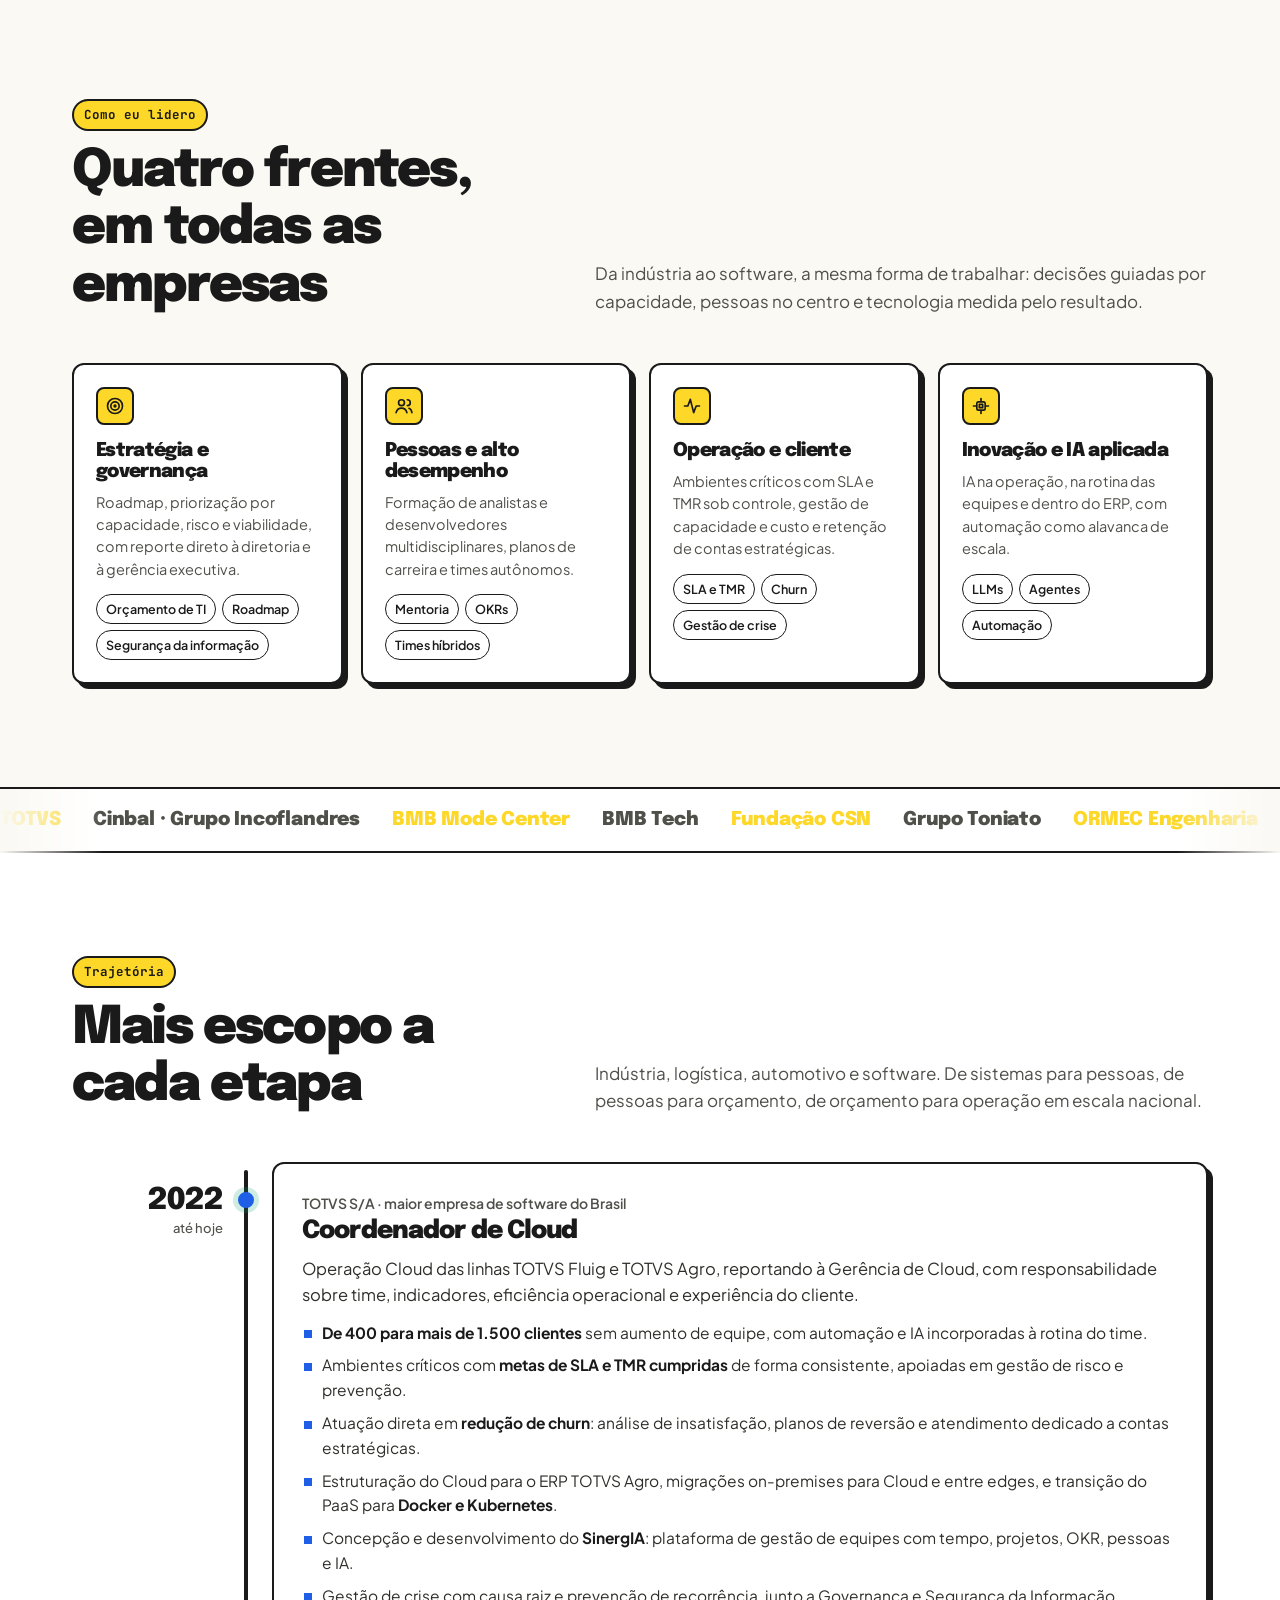
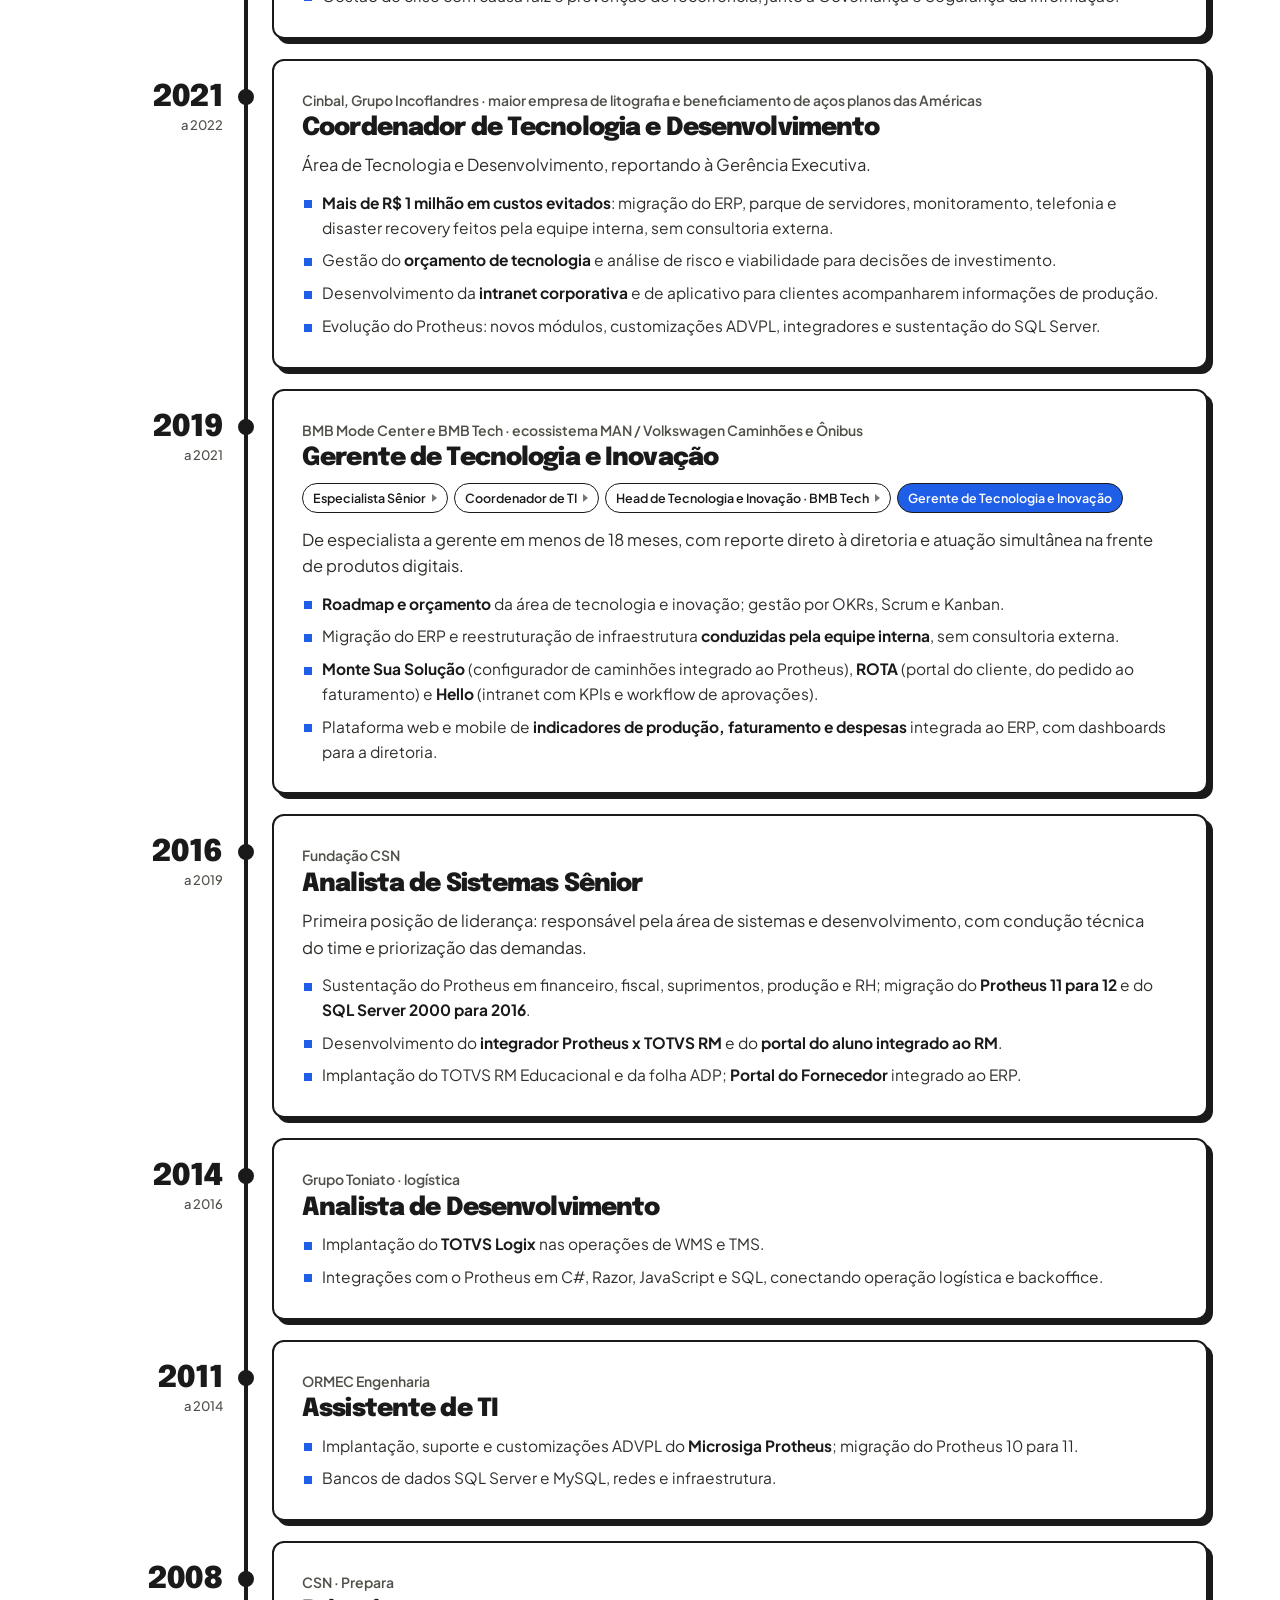
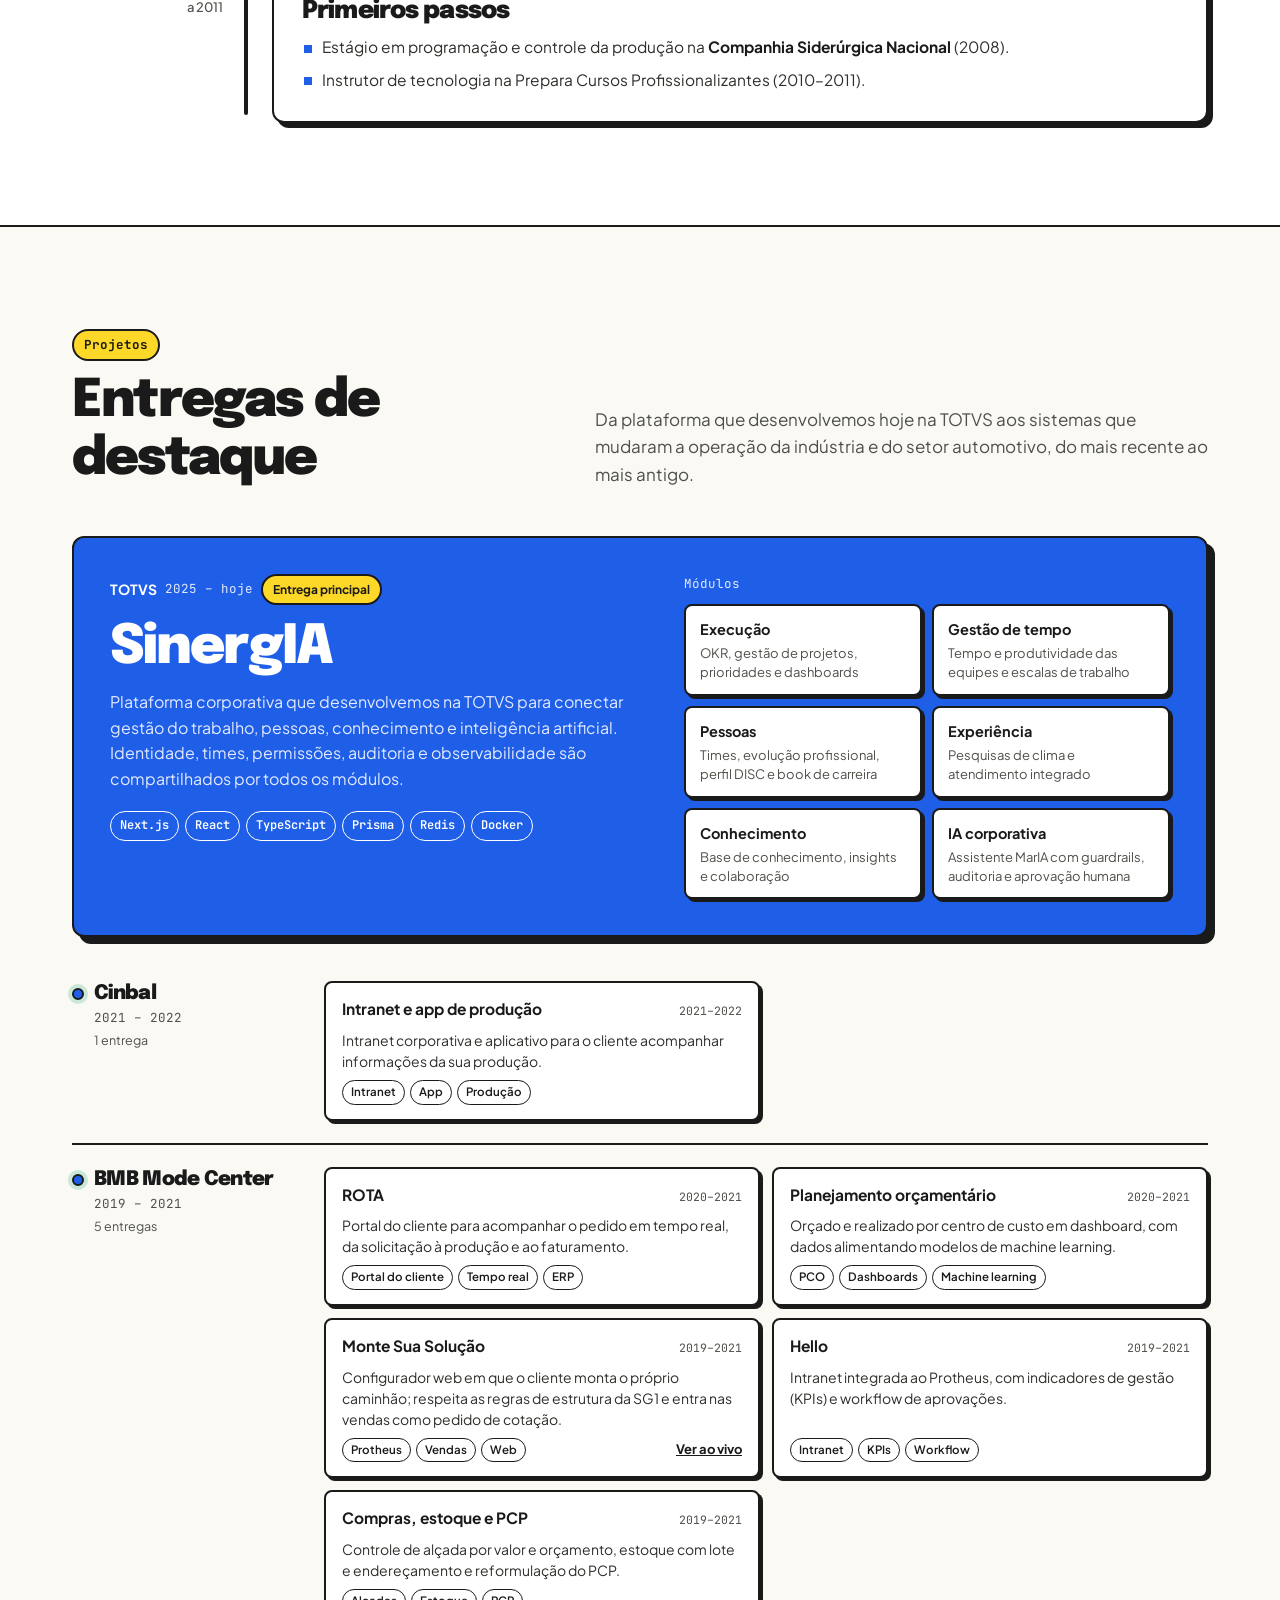
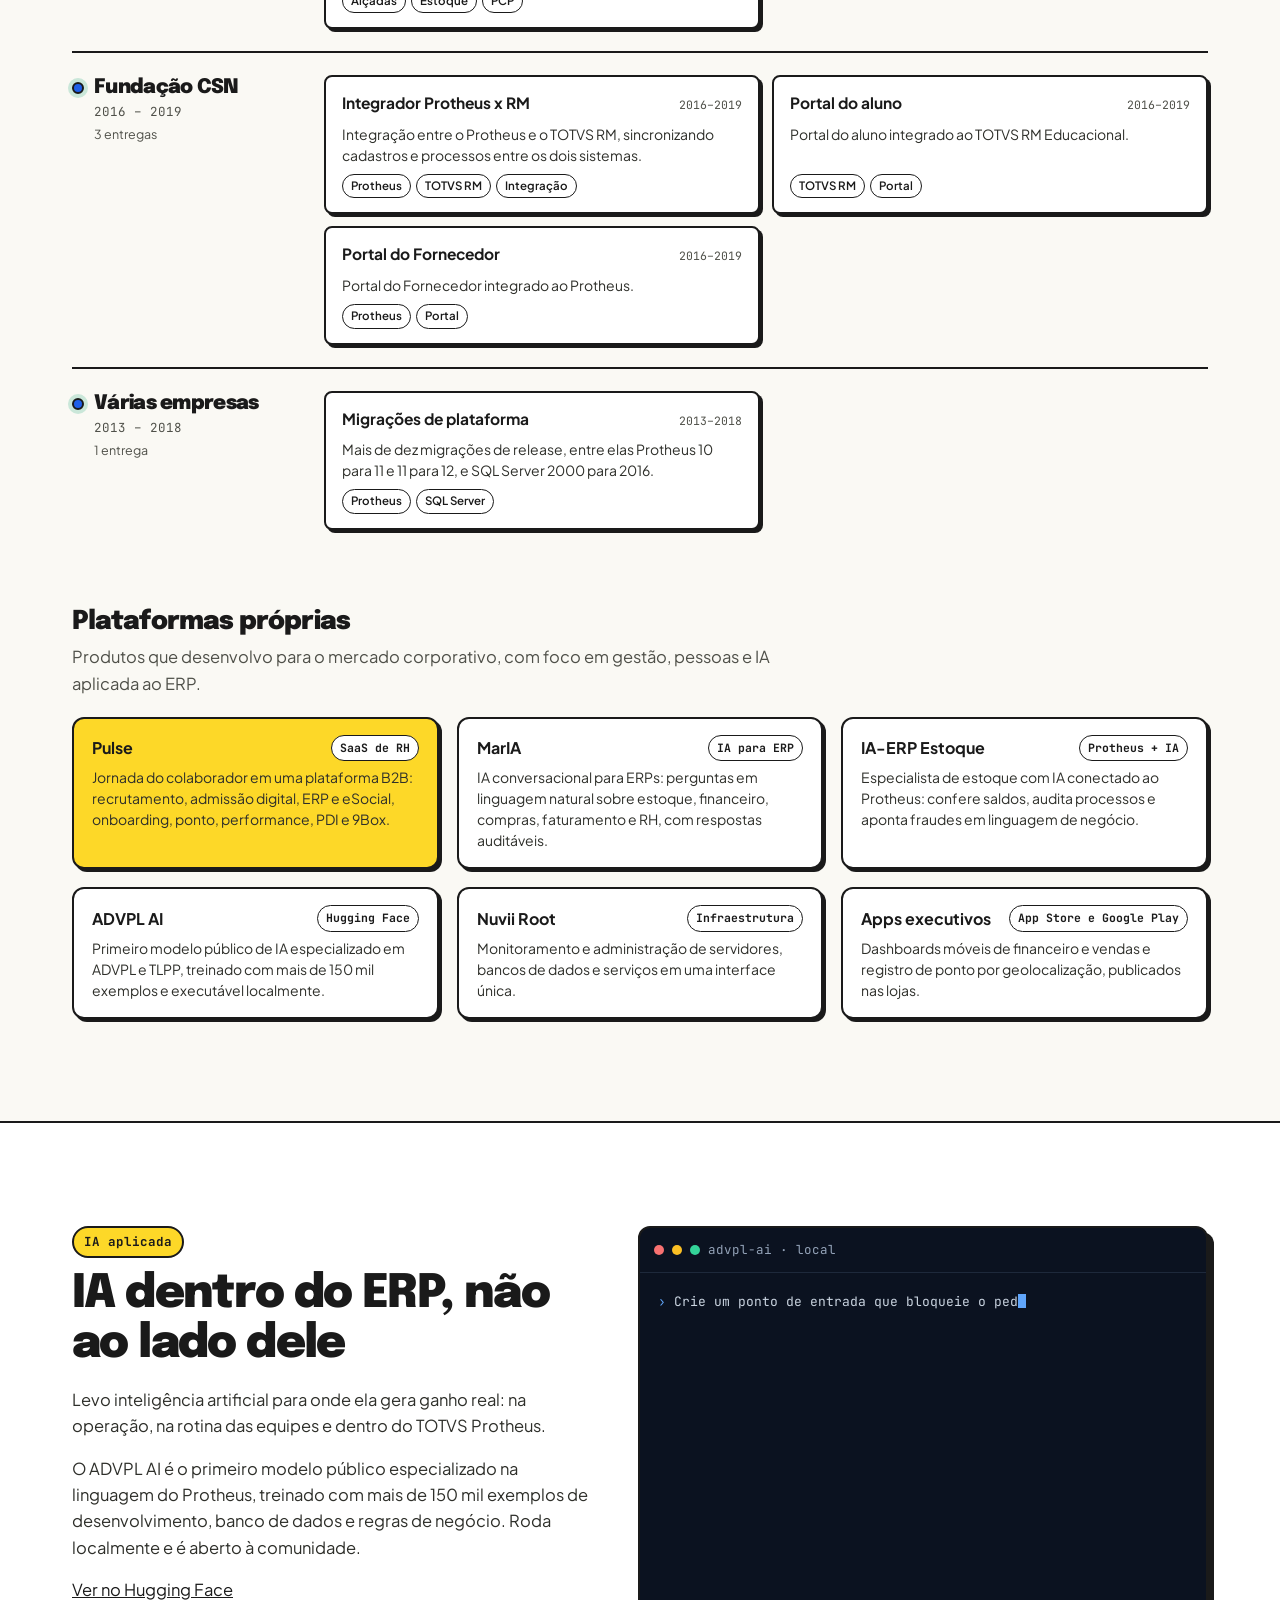
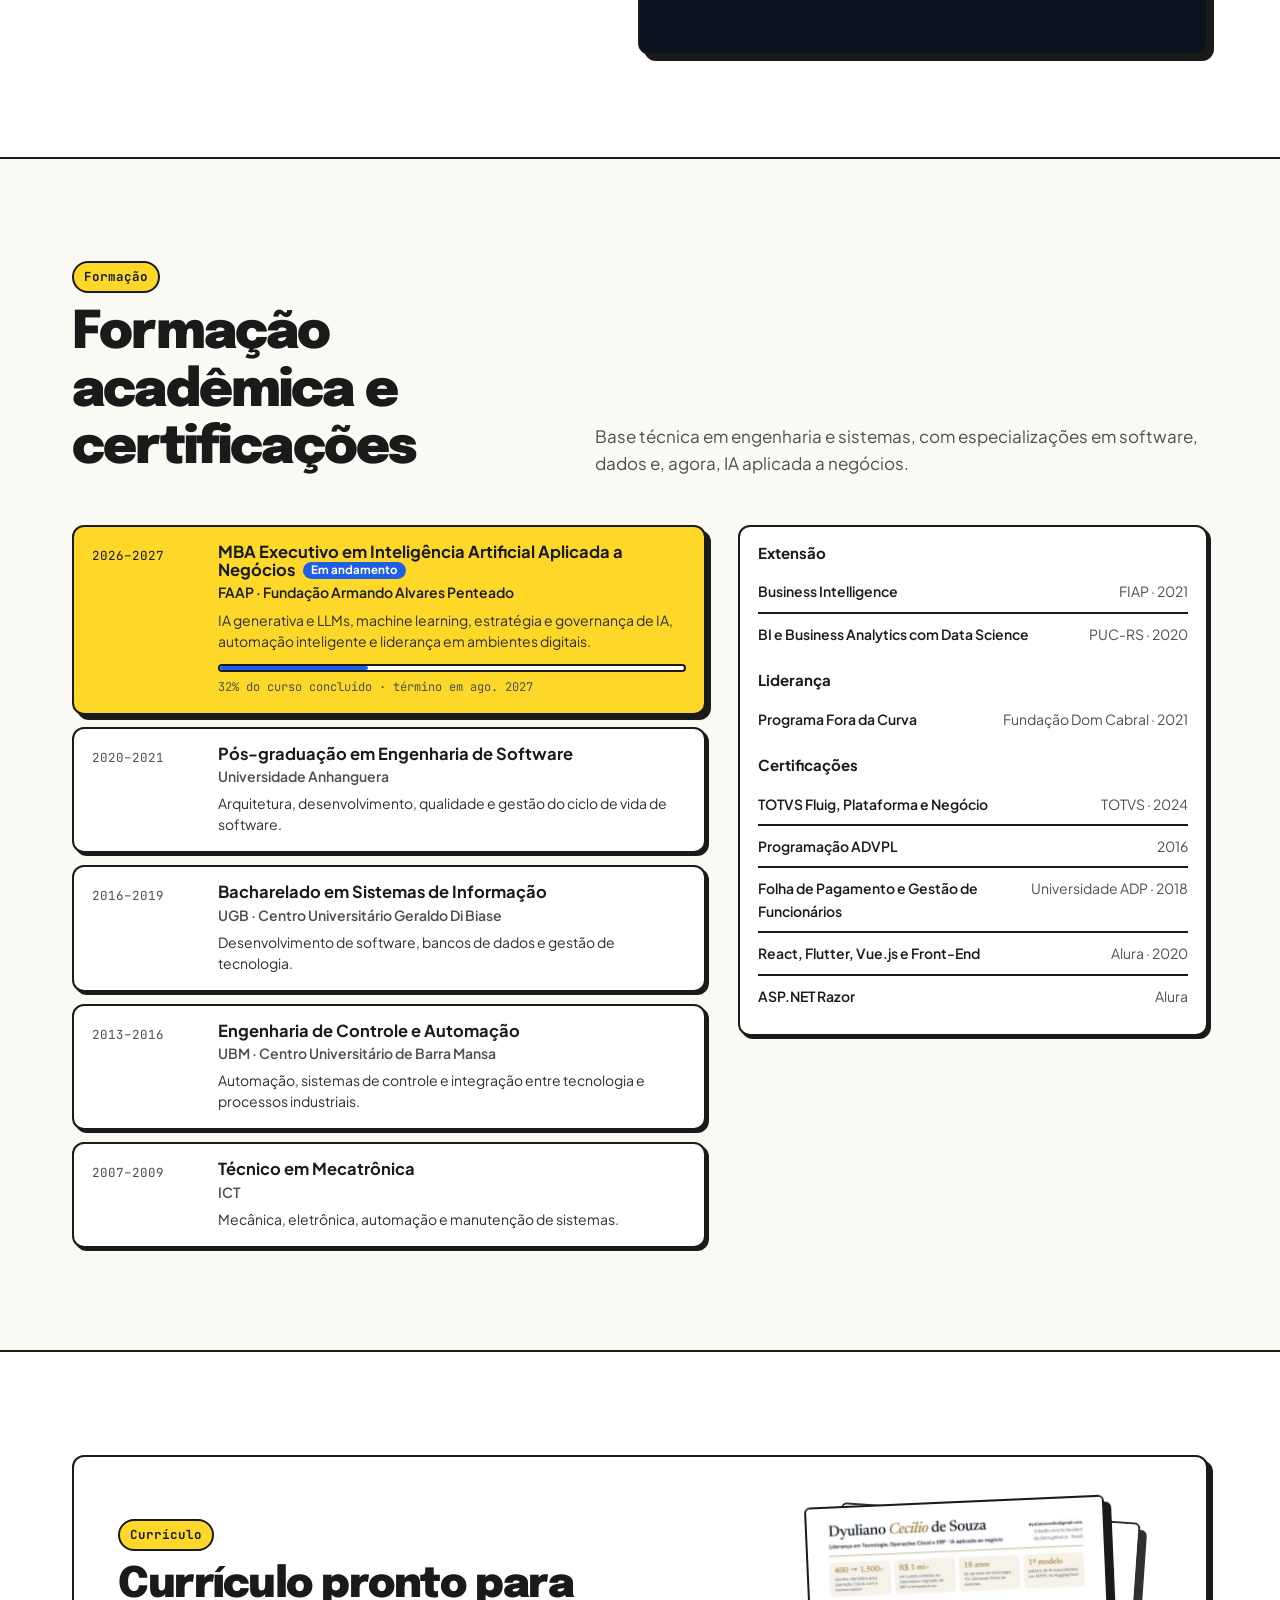
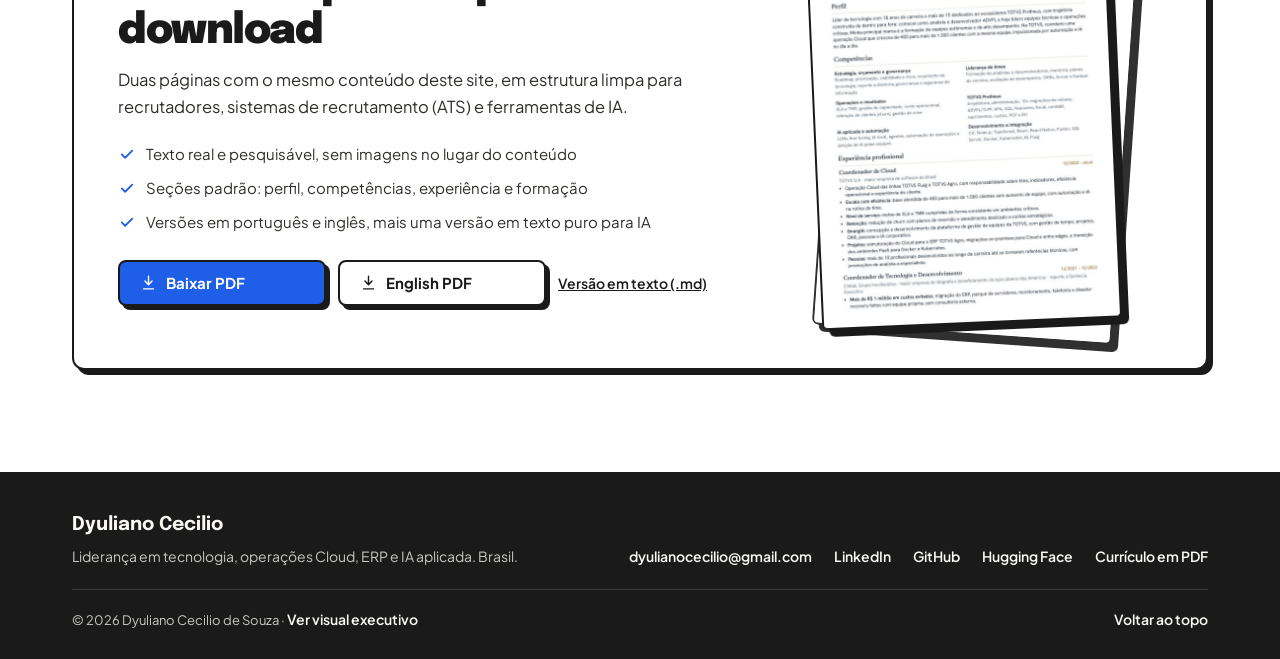
<file: v2/index.html>
<!doctype html>
<html lang="pt-BR">
<head>
<meta charset="utf-8">
<meta name="viewport" content="width=device-width, initial-scale=1">
<title>Dyuliano Cecilio · Liderança em Tecnologia</title>
<meta name="description" content="Dyuliano Cecilio: liderança em tecnologia, operações Cloud, ERP TOTVS Protheus e IA aplicada. 18 anos de carreira em tecnologia, com foco em sistemas e no desenvolvimento de times.">
<meta name="author" content="Dyuliano Cecilio de Souza">
<meta name="robots" content="noindex">
<meta property="og:type" content="profile">
<meta property="og:title" content="Dyuliano Cecilio">
<meta property="og:description" content="18 anos de carreira em tecnologia: liderança de times, operações Cloud, ERP TOTVS Protheus e IA aplicada.">
<meta property="og:locale" content="pt_BR">
<meta property="og:site_name" content="Dyuliano Cecilio">
<meta property="og:url" content="https://dyuliano.github.io/">
<meta property="og:image" content="https://dyuliano.github.io/assets/og.jpg">
<meta property="og:image:width" content="1200">
<meta property="og:image:height" content="630">
<meta name="twitter:card" content="summary_large_image">
<link rel="canonical" href="https://dyuliano.github.io/">
<link rel="alternate" hreflang="en" href="https://dyuliano.github.io/en/">
<link rel="apple-touch-icon" href="../assets/rosto.jpg">
<meta name="theme-color" content="#FAF9F4">
<link rel="icon" href="data:image/svg+xml,%3Csvg xmlns='http://www.w3.org/2000/svg' viewBox='0 0 64 64'%3E%3Crect width='64' height='64' rx='12' fill='%230E1726'/%3E%3Ctext x='50%25' y='56%25' text-anchor='middle' dominant-baseline='middle' font-family='Arial,sans-serif' font-weight='700' font-size='26' fill='%23ffffff'%3EDC%3C/text%3E%3C/svg%3E">
<link rel="preconnect" href="https://fonts.googleapis.com">
<link rel="preconnect" href="https://fonts.gstatic.com" crossorigin>
<link href="https://fonts.googleapis.com/css2?family=Epilogue:wght@700;800;900&family=JetBrains+Mono:wght@500;700&family=Plus+Jakarta+Sans:wght@400;500;600;700;800&display=swap" rel="stylesheet">
<link rel="stylesheet" href="../assets/theme-neo.css">
<link rel="stylesheet" href="../assets/site.css">
<link rel="stylesheet" href="../assets/motion.css">
<script type="application/ld+json">
{"@context":"https://schema.org","@type":"Person","name":"Dyuliano Cecilio de Souza","jobTitle":"Coordenador de Cloud","worksFor":{"@type":"Organization","name":"TOTVS"},"address":{"@type":"PostalAddress","addressCountry":"BR"},"url":"https://dyuliano.github.io/","sameAs":["https://www.linkedin.com/in/dyuliano/","https://github.com/dyuliano","https://huggingface.co/dyulianocecilio"]}
</script>
<noscript><style>#intro{display:none}body.loading{overflow:auto}.reveal{opacity:1;transform:none}.career .track i{width:100%}</style></noscript>
</head>
<body class="loading">

<div id="intro" data-from="2008" aria-hidden="true">
  <div class="box"><div class="year">2008</div><div class="bar"><i></i></div><div class="cap">Dyuliano Cecilio · carreira em tecnologia</div></div>
</div>
<div class="progress" id="progress"></div>

<header class="top" id="nav">
  <div class="wrap">
    <a class="brand" href="#inicio" aria-label="Início"><span class="mark">DC</span><span class="nm"><b>Dyuliano Cecilio</b><small>Liderança em tecnologia</small></span></a>
    <nav aria-label="Seções">
    <ul class="menu" id="menu">
      <li><a href="#resumo">Resumo</a></li>
      <li><a href="#impacto">Impacto</a></li>
      <li><a href="#trajetoria">Trajetória</a></li>
      <li><a href="#projetos">Projetos</a></li>
      <li><a href="#formacao">Formação</a></li>
      <li><a href="#curriculo">Currículo</a></li>
    </ul>
    </nav>
    <div class="tools">
      <a class="lang" href="en/" hreflang="en" lang="en" aria-label="English version">EN</a>
      <a class="btn primary sm" href="../assets/Dyuliano-Cecilio-Curriculo.pdf" download data-dl><svg viewBox="0 0 24 24" fill="none" stroke="currentColor" stroke-width="2" stroke-linecap="round" stroke-linejoin="round" aria-hidden="true"><path d="M12 3v12m0 0-5-5m5 5 5-5M5 21h14"/></svg><span class="lbl"><span class="go">Currículo (PDF)</span><span class="done" aria-hidden="true">Download iniciado</span></span></a>
      <button class="menu-btn" id="menuBtn" aria-label="Abrir menu" aria-expanded="false" aria-controls="menu" data-open="Abrir menu" data-close="Fechar menu"><i></i><i></i></button>
    </div>
  </div>
</header>

<main>
<section class="hero" id="inicio">
  <div class="wrap hero-grid">
    <div>
      <p class="eyebrow" data-in style="--i:0"><span class="dot" aria-hidden="true"></span>Coordenador de Cloud na TOTVS</p>
      <h1><span>Dyuliano</span> <span>Cecilio</span></h1>
      <p class="title" data-in style="--i:2">Liderança em tecnologia para operações Cloud, ERP TOTVS Protheus e IA aplicada ao negócio.</p>
      <p class="lede" data-in style="--i:3">18 anos de carreira construída de dentro para fora: do desenvolvimento ADVPL à gestão de áreas de tecnologia, orçamento e ambientes críticos, com reporte direto à diretoria. Hoje coordeno na TOTVS, a maior empresa de software do Brasil, uma operação Cloud que cresceu de 400 para mais de 1.500 clientes com a mesma equipe.</p>
      <div class="actions" data-in style="--i:4">
        <a class="btn primary" href="#trajetoria">Ver trajetória<svg viewBox="0 0 24 24" fill="none" stroke="currentColor" stroke-width="2" stroke-linecap="round" stroke-linejoin="round" aria-hidden="true"><path d="M12 5v14m0 0-6-6m6 6 6-6"/></svg></a>
        <a class="btn ghost" href="../assets/Dyuliano-Cecilio-Curriculo.pdf" download data-dl><svg viewBox="0 0 24 24" fill="none" stroke="currentColor" stroke-width="2" stroke-linecap="round" stroke-linejoin="round" aria-hidden="true"><path d="M12 3v12m0 0-5-5m5 5 5-5M5 21h14"/></svg><span class="lbl"><span class="go">Baixar currículo</span><span class="done" aria-hidden="true">Download iniciado</span></span></a>
      </div>
      <div class="career" aria-hidden="true" data-in style="--i:5">
        <div class="lbl"><span>2008</span><span>18 anos de carreira</span><span>hoje</span></div>
        <div class="track"><i id="careerFill"></i><span class="rider" id="careerRider"><b>2008</b></span></div>
        <div class="ticks"><span>Desenvolvimento</span><span>Liderança técnica</span><span>Gestão</span><span>Escala</span></div>
      </div>
    </div>
    <aside class="profile" data-in style="--i:3" aria-label="Contato e perfis">
      <div class="head">
        <div class="avatar"><span class="ring" aria-hidden="true"></span><img src="../assets/rosto.jpg" alt="Foto de Dyuliano Cecilio" width="108" height="108"></div>
        <div class="who"><b>Dyuliano Cecilio de Souza</b><span>Coordenador de Cloud · TOTVS</span></div>
      </div>
      <dl class="facts">
          <div style="--i:0"><dt>Atuação</dt><dd>Operações Cloud TOTVS Fluig e Agro</dd></div>
          <div style="--i:1"><dt>Especialidade</dt><dd>TOTVS Protheus, gestão de times e IA</dd></div>
          <div style="--i:2"><dt>Formação</dt><dd>MBA Executivo em IA · FAAP</dd></div>
          <div style="--i:3"><dt>Base</dt><dd>Brasil</dd></div>
      </dl>
      <div class="links"><a href="mailto:dyulianocecilio@gmail.com">E-mail</a><a href="https://www.linkedin.com/in/dyuliano/" target="_blank" rel="noopener">LinkedIn</a><a href="https://github.com/dyuliano" target="_blank" rel="noopener">GitHub</a><a href="https://huggingface.co/dyulianocecilio" target="_blank" rel="noopener">Hugging Face</a></div>
    </aside>
  </div>
</section>

<section class="sec" id="resumo">
  <div class="wrap">
    <div class="sec-head reveal"><div><span class="kicker">Resumo profissional</span><h2>Tecnologia que move o negócio</h2></div></div>
    <div class="summary">
      <div class="txt reveal">
        <p>Líder de tecnologia com <mark>mais de 15 anos dedicados ao ecossistema TOTVS Protheus</mark>. Conheço o ERP pelos dois lados, negócio e tecnologia: arquitetura, administração, mais de dez migrações de release, integrações e o redesenho de processos financeiros, fiscais, contábeis, de suprimentos, custos, produção e RH.</p>
        <p>Minha principal marca é <mark>formar e liderar equipes de analistas e desenvolvedores</mark>. Priorizo demandas por capacidade, desenvolvo pessoas até se tornarem referência técnica e construo times autônomos e de alto desempenho. Já respondi por orçamento de tecnologia, roadmap e reporte direto à diretoria na indústria, no setor automotivo e no software.</p>
        <p>Em paralelo, conduzo iniciativas de IA aplicada ao ERP: sou autor do <mark>primeiro modelo público de IA especializado em ADVPL</mark> no Hugging Face e desenvolvo plataformas corporativas próprias de gestão de pessoas, produtividade e IA conversacional para ERP.</p>
      </div>
      <aside class="areas reveal"><h3>Áreas de atuação</h3><ul class="tags" data-stagger><li>Gestão de equipes de tecnologia</li><li>Operações Cloud</li><li>SLA e TMR</li><li>TOTVS Protheus</li><li>Orçamento e governança de TI</li><li>Migração de ERP</li><li>Integrações e APIs</li><li>Retenção de clientes</li><li>IA aplicada e automação</li><li>Gestão de crise</li></ul></aside>
    </div>
  </div>
</section>

<section class="kpis" aria-label="Indicadores">
  <div class="wrap">
    <div class="kpi-grid">
      <div class="kpi" style="--i:0"><div class="n"><span data-to="1" data-prefix="R$ ">R$ 0</span><small>mi+</small></div><span class="bar" aria-hidden="true"></span><p>em custos evitados ao internalizar migração de ERP e infraestrutura</p></div>
      <div class="kpi" style="--i:1"><div class="n"><span data-to="18" data-prefix="&lt;">&lt;0</span><small>meses</small></div><span class="bar" aria-hidden="true"></span><p>de especialista a gerente, com reporte direto à diretoria</p></div>
      <div class="kpi" style="--i:2"><div class="n"><span data-to="10" data-prefix="">0</span><small>+</small></div><span class="bar" aria-hidden="true"></span><p>profissionais desenvolvidos até referência técnica e promovidos</p></div>
      <div class="kpi" style="--i:3"><div class="n"><span data-to="150" data-prefix="">0</span><small>mil</small></div><span class="bar" aria-hidden="true"></span><p>exemplos no treino do 1º modelo público de IA em ADVPL</p></div>
    </div>
  </div>
</section>

<section class="sec alt" id="impacto">
  <div class="wrap">
    <div class="sec-head reveal"><div><span class="kicker">Resultado mensurável</span><h2>Escala sem aumentar estrutura</h2></div><p>Números de operações reais, construídos com equipes que cresceram em autonomia e capacidade, não em tamanho.</p></div>
    <div class="big reveal" aria-label="De 400 para mais de 1.500 clientes"><span class="from">400</span><span class="arr">→</span><span class="to" id="scaleTo">400</span><span class="to">+</span></div>
    <p class="big-cap reveal">clientes atendidos pela operação Cloud, com a mesma equipe</p>
    <div class="impact-grid">
      <div class="panel stack reveal">
        <p class="muted">Na TOTVS, a base das linhas Fluig e Agro quase quadruplicou sem aumento de time, sustentada por automação, gestão de capacidade e uso de IA no dia a dia de cada analista.</p>
        <div class="bars" aria-hidden="true">
          <div class="bar-row"><span>Clientes</span><div class="tr"><i class="base" style="width:26.7%"></i><i class="grow" id="barGrow"></i></div><span class="v" id="barV">400</span></div>
          <div class="bar-row"><span>Equipe</span><div class="tr"><i class="team"></i></div><span class="v">mesma</span></div>
        </div>
        <div class="ratio" id="ratio"><b>3,75×</b><span>mais clientes atendidos por pessoa do time</span></div>
      </div>
      <div class="panel reveal">
        <canvas id="dots" role="img" aria-label="Cada ponto é um cliente: 400 iniciais e mais de 1.100 incorporados, todos atendidos pela mesma equipe no centro"></canvas>
        <div class="legend"><span><i style="background:var(--dot-base)"></i>Base inicial (400)</span><span><i style="background:var(--dot-new)"></i>Clientes incorporados (1.100+)</span><span><i style="background:var(--team);box-shadow:0 0 0 1px var(--ink)"></i>Mesma equipe</span></div>
      </div>
    </div>
  </div>
</section>

<section class="sec" id="lideranca">
  <div class="wrap">
    <div class="sec-head reveal"><div><span class="kicker">Como eu lidero</span><h2>Quatro frentes, em todas as empresas</h2></div><p>Da indústria ao software, a mesma forma de trabalhar: decisões guiadas por capacidade, pessoas no centro e tecnologia medida pelo resultado.</p></div>
    <div class="pillars" data-stagger>
      <article class="pillar"><div class="ic"><svg viewBox="0 0 24 24" fill="none" stroke="currentColor" stroke-width="2" stroke-linecap="round" stroke-linejoin="round" aria-hidden="true"><circle cx="12" cy="12" r="9"/><circle cx="12" cy="12" r="5"/><circle cx="12" cy="12" r="1"/></svg></div><h3>Estratégia e governança</h3><p>Roadmap, priorização por capacidade, risco e viabilidade, com reporte direto à diretoria e à gerência executiva.</p><ul><li>Orçamento de TI</li><li>Roadmap</li><li>Segurança da informação</li></ul></article>
      <article class="pillar"><div class="ic"><svg viewBox="0 0 24 24" fill="none" stroke="currentColor" stroke-width="2" stroke-linecap="round" stroke-linejoin="round" aria-hidden="true"><circle cx="9" cy="8" r="3.5"/><path d="M2.5 20c.8-3.5 3.4-5.5 6.5-5.5s5.7 2 6.5 5.5"/><path d="M16 4.5a3.5 3.5 0 0 1 0 7"/><path d="M18 14.7c1.9.7 3.1 2.5 3.5 5.3"/></svg></div><h3>Pessoas e alto desempenho</h3><p>Formação de analistas e desenvolvedores multidisciplinares, planos de carreira e times autônomos.</p><ul><li>Mentoria</li><li>OKRs</li><li>Times híbridos</li></ul></article>
      <article class="pillar"><div class="ic"><svg viewBox="0 0 24 24" fill="none" stroke="currentColor" stroke-width="2" stroke-linecap="round" stroke-linejoin="round" aria-hidden="true"><path d="M3 12h4l3-8 4 16 3-8h4"/></svg></div><h3>Operação e cliente</h3><p>Ambientes críticos com SLA e TMR sob controle, gestão de capacidade e custo e retenção de contas estratégicas.</p><ul><li>SLA e TMR</li><li>Churn</li><li>Gestão de crise</li></ul></article>
      <article class="pillar"><div class="ic"><svg viewBox="0 0 24 24" fill="none" stroke="currentColor" stroke-width="2" stroke-linecap="round" stroke-linejoin="round" aria-hidden="true"><path d="M12 3v3M12 18v3M3 12h3M18 12h3"/><rect x="7" y="7" width="10" height="10" rx="2"/><path d="M10 10h4v4h-4z"/></svg></div><h3>Inovação e IA aplicada</h3><p>IA na operação, na rotina das equipes e dentro do ERP, com automação como alavanca de escala.</p><ul><li>LLMs</li><li>Agentes</li><li>Automação</li></ul></article>
    </div>
  </div>
</section>

<div class="cos" aria-label="Empresas"><div class="track"><ul><li>TOTVS</li><li>Cinbal · Grupo Incoflandres</li><li>BMB Mode Center</li><li>BMB Tech</li><li>Fundação CSN</li><li>Grupo Toniato</li><li>ORMEC Engenharia</li><li>CSN</li></ul><ul aria-hidden="true"><li>TOTVS</li><li>Cinbal · Grupo Incoflandres</li><li>BMB Mode Center</li><li>BMB Tech</li><li>Fundação CSN</li><li>Grupo Toniato</li><li>ORMEC Engenharia</li><li>CSN</li></ul></div></div>

<section class="sec alt" id="trajetoria">
  <div class="wrap">
    <div class="sec-head reveal"><div><span class="kicker">Trajetória</span><h2>Mais escopo a cada etapa</h2></div><p>Indústria, logística, automotivo e software. De sistemas para pessoas, de pessoas para orçamento, de orçamento para operação em escala nacional.</p></div>
    <div class="tl" id="tl">
      <div class="rail" aria-hidden="true"><i id="railFill"></i></div>
      <article class="job now"><span class="pin" aria-hidden="true"></span><div class="yr">2022<small>até hoje</small></div>
        <div class="org">TOTVS S/A · maior empresa de software do Brasil</div><h3>Coordenador de Cloud</h3><p class="ctx">Operação Cloud das linhas TOTVS Fluig e TOTVS Agro, reportando à Gerência de Cloud, com responsabilidade sobre time, indicadores, eficiência operacional e experiência do cliente.</p><ul><li><b>De 400 para mais de 1.500 clientes</b> sem aumento de equipe, com automação e IA incorporadas à rotina do time.</li><li>Ambientes críticos com <b>metas de SLA e TMR cumpridas</b> de forma consistente, apoiadas em gestão de risco e prevenção.</li><li>Atuação direta em <b>redução de churn</b>: análise de insatisfação, planos de reversão e atendimento dedicado a contas estratégicas.</li><li>Estruturação do Cloud para o ERP TOTVS Agro, migrações on-premises para Cloud e entre edges, e transição do PaaS para <b>Docker e Kubernetes</b>.</li><li>Concepção e desenvolvimento do <b>SinergIA</b>: plataforma de gestão de equipes com tempo, projetos, OKR, pessoas e IA.</li><li>Gestão de crise com causa raiz e prevenção de recorrência, junto a Governança e Segurança da Informação.</li></ul></article>
      <article class="job"><span class="pin" aria-hidden="true"></span><div class="yr">2021<small>a 2022</small></div>
        <div class="org">Cinbal, Grupo Incoflandres · maior empresa de litografia e beneficiamento de aços planos das Américas</div><h3>Coordenador de Tecnologia e Desenvolvimento</h3><p class="ctx">Área de Tecnologia e Desenvolvimento, reportando à Gerência Executiva.</p><ul><li><b>Mais de R$ 1 milhão em custos evitados</b>: migração do ERP, parque de servidores, monitoramento, telefonia e disaster recovery feitos pela equipe interna, sem consultoria externa.</li><li>Gestão do <b>orçamento de tecnologia</b> e análise de risco e viabilidade para decisões de investimento.</li><li>Desenvolvimento da <b>intranet corporativa</b> e de aplicativo para clientes acompanharem informações de produção.</li><li>Evolução do Protheus: novos módulos, customizações ADVPL, integradores e sustentação do SQL Server.</li></ul></article>
      <article class="job"><span class="pin" aria-hidden="true"></span><div class="yr">2019<small>a 2021</small></div>
        <div class="org">BMB Mode Center e BMB Tech · ecossistema MAN / Volkswagen Caminhões e Ônibus</div><h3>Gerente de Tecnologia e Inovação</h3><div class="ladder"><span>Especialista Sênior</span><span>Coordenador de TI</span><span>Head de Tecnologia e Inovação · BMB Tech</span><span class="top">Gerente de Tecnologia e Inovação</span></div><p class="ctx">De especialista a gerente em menos de 18 meses, com reporte direto à diretoria e atuação simultânea na frente de produtos digitais.</p><ul><li><b>Roadmap e orçamento</b> da área de tecnologia e inovação; gestão por OKRs, Scrum e Kanban.</li><li>Migração do ERP e reestruturação de infraestrutura <b>conduzidas pela equipe interna</b>, sem consultoria externa.</li><li><b>Monte Sua Solução</b> (configurador de caminhões integrado ao Protheus), <b>ROTA</b> (portal do cliente, do pedido ao faturamento) e <b>Hello</b> (intranet com KPIs e workflow de aprovações).</li><li>Plataforma web e mobile de <b>indicadores de produção, faturamento e despesas</b> integrada ao ERP, com dashboards para a diretoria.</li></ul></article>
      <article class="job"><span class="pin" aria-hidden="true"></span><div class="yr">2016<small>a 2019</small></div>
        <div class="org">Fundação CSN</div><h3>Analista de Sistemas Sênior</h3><p class="ctx">Primeira posição de liderança: responsável pela área de sistemas e desenvolvimento, com condução técnica do time e priorização das demandas.</p><ul><li>Sustentação do Protheus em financeiro, fiscal, suprimentos, produção e RH; migração do <b>Protheus 11 para 12</b> e do <b>SQL Server 2000 para 2016</b>.</li><li>Desenvolvimento do <b>integrador Protheus x TOTVS RM</b> e do <b>portal do aluno integrado ao RM</b>.</li><li>Implantação do TOTVS RM Educacional e da folha ADP; <b>Portal do Fornecedor</b> integrado ao ERP.</li></ul></article>
      <article class="job"><span class="pin" aria-hidden="true"></span><div class="yr">2014<small>a 2016</small></div>
        <div class="org">Grupo Toniato · logística</div><h3>Analista de Desenvolvimento</h3><ul><li>Implantação do <b>TOTVS Logix</b> nas operações de WMS e TMS.</li><li>Integrações com o Protheus em C#, Razor, JavaScript e SQL, conectando operação logística e backoffice.</li></ul></article>
      <article class="job"><span class="pin" aria-hidden="true"></span><div class="yr">2011<small>a 2014</small></div>
        <div class="org">ORMEC Engenharia</div><h3>Assistente de TI</h3><ul><li>Implantação, suporte e customizações ADVPL do <b>Microsiga Protheus</b>; migração do Protheus 10 para 11.</li><li>Bancos de dados SQL Server e MySQL, redes e infraestrutura.</li></ul></article>
      <article class="job"><span class="pin" aria-hidden="true"></span><div class="yr">2008<small>a 2011</small></div>
        <div class="org">CSN · Prepara</div><h3>Primeiros passos</h3><ul><li>Estágio em programação e controle da produção na <b>Companhia Siderúrgica Nacional</b> (2008).</li><li>Instrutor de tecnologia na Prepara Cursos Profissionalizantes (2010–2011).</li></ul></article>
    </div>
  </div>
</section>

<section class="sec" id="projetos">
  <div class="wrap">
    <div class="sec-head reveal"><div><span class="kicker">Projetos</span><h2>Entregas de destaque</h2></div><p>Da plataforma que desenvolvemos hoje na TOTVS aos sistemas que mudaram a operação da indústria e do setor automotivo, do mais recente ao mais antigo.</p></div>
    <article class="flag reveal">
      <div class="flag-main">
        <div class="flag-meta"><span class="flag-co">TOTVS</span><span class="flag-when">2025 – hoje</span><span class="flag-badge">Entrega principal</span></div>
        <h3>SinergIA</h3>
        <p>Plataforma corporativa que desenvolvemos na TOTVS para conectar gestão do trabalho, pessoas, conhecimento e inteligência artificial. Identidade, times, permissões, auditoria e observabilidade são compartilhados por todos os módulos.</p>
        <ul class="flag-stack" aria-label="Stack"><li>Next.js</li><li>React</li><li>TypeScript</li><li>Prisma</li><li>Redis</li><li>Docker</li></ul>
      </div>
      <div class="flag-mods"><span class="flag-mods-h">Módulos</span><ul data-stagger><li><b>Execução</b><span>OKR, gestão de projetos, prioridades e dashboards</span></li><li><b>Gestão de tempo</b><span>Tempo e produtividade das equipes e escalas de trabalho</span></li><li><b>Pessoas</b><span>Times, evolução profissional, perfil DISC e book de carreira</span></li><li><b>Experiência</b><span>Pesquisas de clima e atendimento integrado</span></li><li><b>Conhecimento</b><span>Base de conhecimento, insights e colaboração</span></li><li><b>IA corporativa</b><span>Assistente MarIA com guardrails, auditoria e aprovação humana</span></li></ul></div>
    </article>
    <div class="pgroups">
    <div class="pgroup">
      <div class="pg-head reveal"><span class="pg-dot" aria-hidden="true"></span><h3>Cinbal</h3><span class="pg-when">2021 – 2022</span><span class="pg-n">1 entrega</span></div>
      <div class="pcards" data-stagger><article class="pcard"><div class="pc-top"><h4>Intranet e app de produção</h4><span class="pc-when">2021–2022</span></div><p>Intranet corporativa e aplicativo para o cliente acompanhar informações da sua produção.</p><div class="pc-foot"><ul class="pc-tags"><li>Intranet</li><li>App</li><li>Produção</li></ul></div></article></div>
    </div>
    <div class="pgroup">
      <div class="pg-head reveal"><span class="pg-dot" aria-hidden="true"></span><h3>BMB Mode Center</h3><span class="pg-when">2019 – 2021</span><span class="pg-n">5 entregas</span></div>
      <div class="pcards" data-stagger><article class="pcard"><div class="pc-top"><h4>ROTA</h4><span class="pc-when">2020–2021</span></div><p>Portal do cliente para acompanhar o pedido em tempo real, da solicitação à produção e ao faturamento.</p><div class="pc-foot"><ul class="pc-tags"><li>Portal do cliente</li><li>Tempo real</li><li>ERP</li></ul></div></article><article class="pcard"><div class="pc-top"><h4>Planejamento orçamentário</h4><span class="pc-when">2020–2021</span></div><p>Orçado e realizado por centro de custo em dashboard, com dados alimentando modelos de machine learning.</p><div class="pc-foot"><ul class="pc-tags"><li>PCO</li><li>Dashboards</li><li>Machine learning</li></ul></div></article><article class="pcard"><div class="pc-top"><h4>Monte Sua Solução</h4><span class="pc-when">2019–2021</span></div><p>Configurador web em que o cliente monta o próprio caminhão; respeita as regras de estrutura da SG1 e entra nas vendas como pedido de cotação.</p><div class="pc-foot"><ul class="pc-tags"><li>Protheus</li><li>Vendas</li><li>Web</li></ul><a class="pc-link" href="https://www.modecenter.com.br/solucao" target="_blank" rel="noopener">Ver ao vivo</a></div></article><article class="pcard"><div class="pc-top"><h4>Hello</h4><span class="pc-when">2019–2021</span></div><p>Intranet integrada ao Protheus, com indicadores de gestão (KPIs) e workflow de aprovações.</p><div class="pc-foot"><ul class="pc-tags"><li>Intranet</li><li>KPIs</li><li>Workflow</li></ul></div></article><article class="pcard"><div class="pc-top"><h4>Compras, estoque e PCP</h4><span class="pc-when">2019–2021</span></div><p>Controle de alçada por valor e orçamento, estoque com lote e endereçamento e reformulação do PCP.</p><div class="pc-foot"><ul class="pc-tags"><li>Alçadas</li><li>Estoque</li><li>PCP</li></ul></div></article></div>
    </div>
    <div class="pgroup">
      <div class="pg-head reveal"><span class="pg-dot" aria-hidden="true"></span><h3>Fundação CSN</h3><span class="pg-when">2016 – 2019</span><span class="pg-n">3 entregas</span></div>
      <div class="pcards" data-stagger><article class="pcard"><div class="pc-top"><h4>Integrador Protheus x RM</h4><span class="pc-when">2016–2019</span></div><p>Integração entre o Protheus e o TOTVS RM, sincronizando cadastros e processos entre os dois sistemas.</p><div class="pc-foot"><ul class="pc-tags"><li>Protheus</li><li>TOTVS RM</li><li>Integração</li></ul></div></article><article class="pcard"><div class="pc-top"><h4>Portal do aluno</h4><span class="pc-when">2016–2019</span></div><p>Portal do aluno integrado ao TOTVS RM Educacional.</p><div class="pc-foot"><ul class="pc-tags"><li>TOTVS RM</li><li>Portal</li></ul></div></article><article class="pcard"><div class="pc-top"><h4>Portal do Fornecedor</h4><span class="pc-when">2016–2019</span></div><p>Portal do Fornecedor integrado ao Protheus.</p><div class="pc-foot"><ul class="pc-tags"><li>Protheus</li><li>Portal</li></ul></div></article></div>
    </div>
    <div class="pgroup">
      <div class="pg-head reveal"><span class="pg-dot" aria-hidden="true"></span><h3>Várias empresas</h3><span class="pg-when">2013 – 2018</span><span class="pg-n">1 entrega</span></div>
      <div class="pcards" data-stagger><article class="pcard"><div class="pc-top"><h4>Migrações de plataforma</h4><span class="pc-when">2013–2018</span></div><p>Mais de dez migrações de release, entre elas Protheus 10 para 11 e 11 para 12, e SQL Server 2000 para 2016.</p><div class="pc-foot"><ul class="pc-tags"><li>Protheus</li><li>SQL Server</li></ul></div></article></div>
    </div>
    </div>
    <h3 class="sub-h reveal">Plataformas próprias</h3>
    <p class="sub-p reveal">Produtos que desenvolvo para o mercado corporativo, com foco em gestão, pessoas e IA aplicada ao ERP.</p>
    <div class="products" data-stagger>
      <article class="prod"><div class="pt"><h3>Pulse</h3><span class="badge">SaaS de RH</span></div><p>Jornada do colaborador em uma plataforma B2B: recrutamento, admissão digital, ERP e eSocial, onboarding, ponto, performance, PDI e 9Box.</p></article>
      <article class="prod"><div class="pt"><h3>MarIA</h3><span class="badge">IA para ERP</span></div><p>IA conversacional para ERPs: perguntas em linguagem natural sobre estoque, financeiro, compras, faturamento e RH, com respostas auditáveis.</p></article>
      <article class="prod"><div class="pt"><h3>IA-ERP Estoque</h3><span class="badge">Protheus + IA</span></div><p>Especialista de estoque com IA conectado ao Protheus: confere saldos, audita processos e aponta fraudes em linguagem de negócio.</p></article>
      <article class="prod"><div class="pt"><h3>ADVPL AI</h3><span class="badge">Hugging Face</span></div><p>Primeiro modelo público de IA especializado em ADVPL e TLPP, treinado com mais de 150 mil exemplos e executável localmente.</p></article>
      <article class="prod"><div class="pt"><h3>Nuvii Root</h3><span class="badge">Infraestrutura</span></div><p>Monitoramento e administração de servidores, bancos de dados e serviços em uma interface única.</p></article>
      <article class="prod"><div class="pt"><h3>Apps executivos</h3><span class="badge">App Store e Google Play</span></div><p>Dashboards móveis de financeiro e vendas e registro de ponto por geolocalização, publicados nas lojas.</p></article>
    </div>
  </div>
</section>

<section class="sec alt" id="ia">
  <div class="wrap ai-grid">
    <div class="txt reveal">
      <div><span class="kicker">IA aplicada</span><h2 style="font-size:clamp(30px,4vw,46px)">IA dentro do ERP, não ao lado dele</h2></div>
        <p>Levo inteligência artificial para onde ela gera ganho real: na operação, na rotina das equipes e dentro do TOTVS Protheus.</p>
        <p>O ADVPL AI é o primeiro modelo público especializado na linguagem do Protheus, treinado com mais de 150 mil exemplos de desenvolvimento, banco de dados e regras de negócio. Roda localmente e é aberto à comunidade.</p>
      <p><a href="https://huggingface.co/dyulianocecilio" target="_blank" rel="noopener">Ver no Hugging Face</a></p>
    </div>
    <div class="term reveal" role="img" aria-label="Exemplo do modelo ADVPL AI gerando um ponto de entrada em ADVPL">
      <div class="tb"><i></i><i></i><i></i><span>advpl-ai · local</span></div>
      <pre id="termOut" aria-hidden="true" data-prompt="Crie um ponto de entrada que bloqueie o pedido de venda quando o cliente estiver com crédito vencido." data-comment="Ponto de entrada MT410TOK: validação na gravação do pedido"></pre>
    </div>
  </div>
</section>

<section class="sec" id="formacao">
  <div class="wrap">
    <div class="sec-head reveal"><div><span class="kicker">Formação</span><h2>Formação acadêmica e certificações</h2></div><p>Base técnica em engenharia e sistemas, com especializações em software, dados e, agora, IA aplicada a negócios.</p></div>
    <div class="edu-grid">
      <div class="degrees" data-stagger>
        <article class="deg hl"><div class="when">2026–2027</div><div><h3>MBA Executivo em Inteligência Artificial Aplicada a Negócios<span class="st">Em andamento</span></h3><div class="inst">FAAP · Fundação Armando Alvares Penteado</div><p>IA generativa e LLMs, machine learning, estratégia e governança de IA, automação inteligente e liderança em ambientes digitais.</p><div class="mba" data-start="2026-08-01" data-end="2027-08-31" data-label="{p}% do curso concluído · término em ago. 2027"><div class="tr"><i></i></div><span></span></div></div></article>
        <article class="deg"><div class="when">2020–2021</div><div><h3>Pós-graduação em Engenharia de Software</h3><div class="inst">Universidade Anhanguera</div><p>Arquitetura, desenvolvimento, qualidade e gestão do ciclo de vida de software.</p></div></article>
        <article class="deg"><div class="when">2016–2019</div><div><h3>Bacharelado em Sistemas de Informação</h3><div class="inst">UGB · Centro Universitário Geraldo Di Biase</div><p>Desenvolvimento de software, bancos de dados e gestão de tecnologia.</p></div></article>
        <article class="deg"><div class="when">2013–2016</div><div><h3>Engenharia de Controle e Automação</h3><div class="inst">UBM · Centro Universitário de Barra Mansa</div><p>Automação, sistemas de controle e integração entre tecnologia e processos industriais.</p></div></article>
        <article class="deg"><div class="when">2007–2009</div><div><h3>Técnico em Mecatrônica</h3><div class="inst">ICT</div><p>Mecânica, eletrônica, automação e manutenção de sistemas.</p></div></article>
      </div>
      <aside class="certs reveal"><h3>Extensão</h3><dl><div class="r"><dt>Business Intelligence</dt><dd>FIAP · 2021</dd></div><div class="r"><dt>BI e Business Analytics com Data Science</dt><dd>PUC-RS · 2020</dd></div></dl><h3>Liderança</h3><dl><div class="r"><dt>Programa Fora da Curva</dt><dd>Fundação Dom Cabral · 2021</dd></div></dl><h3>Certificações</h3><dl><div class="r"><dt>TOTVS Fluig, Plataforma e Negócio</dt><dd>TOTVS · 2024</dd></div><div class="r"><dt>Programação ADVPL</dt><dd>2016</dd></div><div class="r"><dt>Folha de Pagamento e Gestão de Funcionários</dt><dd>Universidade ADP · 2018</dd></div><div class="r"><dt>React, Flutter, Vue.js e Front-End</dt><dd>Alura · 2020</dd></div><div class="r"><dt>ASP.NET Razor</dt><dd>Alura</dd></div></dl></aside>
    </div>
  </div>
</section>

<section class="sec alt cv-sec reveal" id="curriculo">
  <div class="wrap">
    <div class="cv-card">
      <div>
        <span class="kicker">Currículo</span>
        <h2>Currículo pronto para download</h2>
        <p class="lead">Duas páginas com o mesmo conteúdo deste site, em estrutura limpa para recrutadores, sistemas de recrutamento (ATS) e ferramentas de IA.</p>
        <ul class="cv-points"><li><svg viewBox="0 0 24 24" fill="none" stroke="currentColor" stroke-width="2.4" stroke-linecap="round" stroke-linejoin="round" aria-hidden="true"><path d="M5 12.5l4.5 4.5L19 7.5"/></svg><span>Texto real e pesquisável, sem imagens no lugar do conteúdo</span></li><li><svg viewBox="0 0 24 24" fill="none" stroke="currentColor" stroke-width="2.4" stroke-linecap="round" stroke-linejoin="round" aria-hidden="true"><path d="M5 12.5l4.5 4.5L19 7.5"/></svg><span>Seções padrão: perfil, competências, experiência e formação</span></li><li><svg viewBox="0 0 24 24" fill="none" stroke="currentColor" stroke-width="2.4" stroke-linecap="round" stroke-linejoin="round" aria-hidden="true"><path d="M5 12.5l4.5 4.5L19 7.5"/></svg><span>Versões em português e inglês, mais uma versão em texto puro para IA</span></li></ul>
        <div class="cv-actions">
          <a class="btn primary" href="../assets/Dyuliano-Cecilio-Curriculo.pdf" download data-dl><svg viewBox="0 0 24 24" fill="none" stroke="currentColor" stroke-width="2" stroke-linecap="round" stroke-linejoin="round" aria-hidden="true"><path d="M12 3v12m0 0-5-5m5 5 5-5M5 21h14"/></svg><span class="lbl"><span class="go">Baixar PDF</span><span class="done" aria-hidden="true">Download iniciado</span></span></a>
          <a class="btn ghost" href="../assets/Dyuliano-Cecilio-Resume.pdf" download data-dl><svg viewBox="0 0 24 24" fill="none" stroke="currentColor" stroke-width="2" stroke-linecap="round" stroke-linejoin="round" aria-hidden="true"><path d="M12 3v12m0 0-5-5m5 5 5-5M5 21h14"/></svg><span class="lbl"><span class="go">English PDF</span><span class="done" aria-hidden="true">Download iniciado</span></span></a>
          <a class="alt" href="../curriculo.md">Versão em texto (.md)</a>
        </div>
      </div>
      <div class="cv-preview" aria-hidden="true">
        <span class="sheet back"><img src="../assets/cv-pt-2.jpg" alt="" width="600" height="849" loading="lazy"></span>
        <a class="sheet" href="../assets/Dyuliano-Cecilio-Curriculo.pdf" download data-dl tabindex="-1"><img src="../assets/cv-pt.jpg" alt="Prévia da primeira página do currículo em PDF" width="600" height="849" loading="lazy"></a>
      </div>
    </div>
  </div>
</section>
</main>
<a class="btn primary fab" href="../assets/Dyuliano-Cecilio-Curriculo.pdf" download data-dl><svg viewBox="0 0 24 24" fill="none" stroke="currentColor" stroke-width="2" stroke-linecap="round" stroke-linejoin="round" aria-hidden="true"><path d="M12 3v12m0 0-5-5m5 5 5-5M5 21h14"/></svg><span class="lbl"><span class="go">Baixar currículo</span><span class="done" aria-hidden="true">Download iniciado</span></span></a>

<footer class="foot" id="contato">
  <div class="wrap">
    <div class="foot-top">
      <div><b>Dyuliano Cecilio</b><p>Liderança em tecnologia, operações Cloud, ERP e IA aplicada. Brasil.</p></div>
      <nav aria-label="Contato"><a href="mailto:dyulianocecilio@gmail.com">dyulianocecilio@gmail.com</a><a href="https://www.linkedin.com/in/dyuliano/" target="_blank" rel="noopener">LinkedIn</a><a href="https://github.com/dyuliano" target="_blank" rel="noopener">GitHub</a><a href="https://huggingface.co/dyulianocecilio" target="_blank" rel="noopener">Hugging Face</a><a href="../assets/Dyuliano-Cecilio-Curriculo.pdf" download data-dl>Currículo em PDF</a></nav>
    </div>
    <div class="foot-base"><span>© <span data-year>2026</span> Dyuliano Cecilio de Souza · <a href="../">Ver visual executivo</a></span><a href="#inicio">Voltar ao topo</a></div>
  </div>
</footer>

<script src="../assets/site.js"></script>
</body>
</html>
</file>
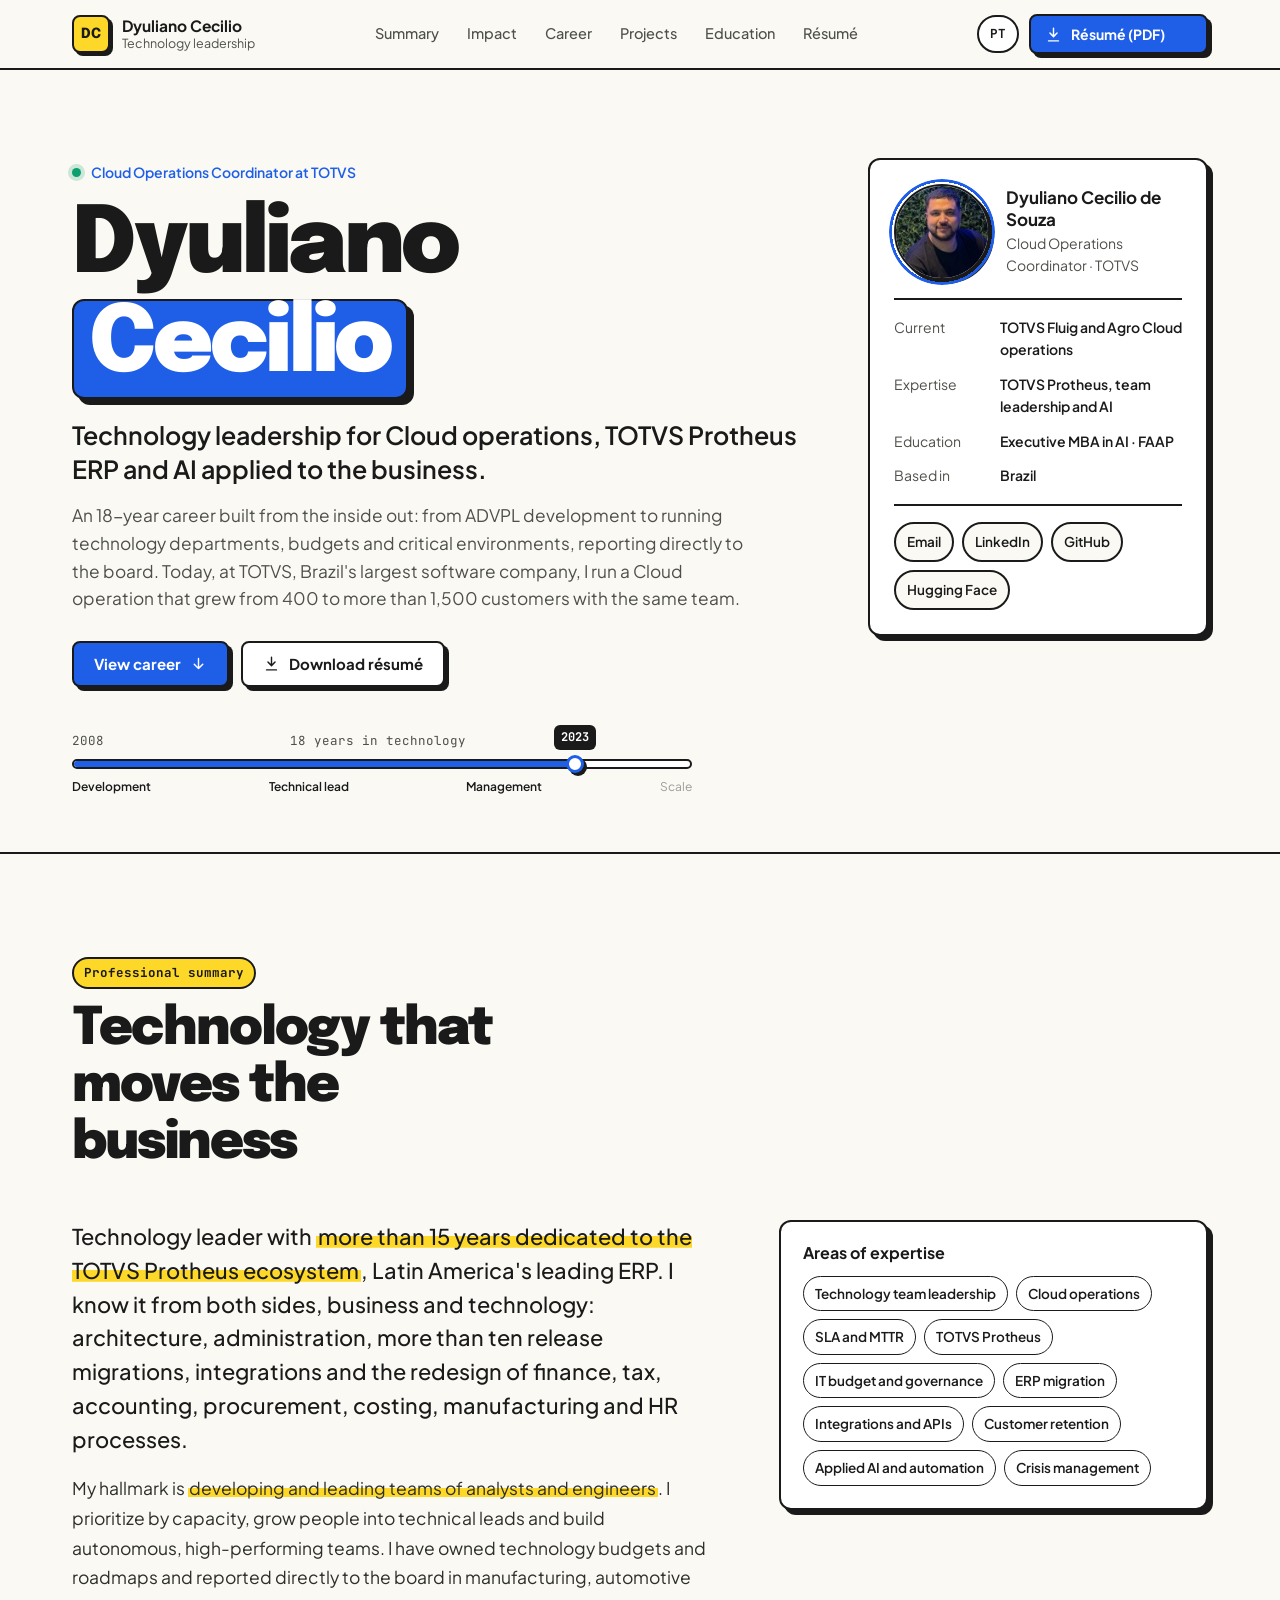
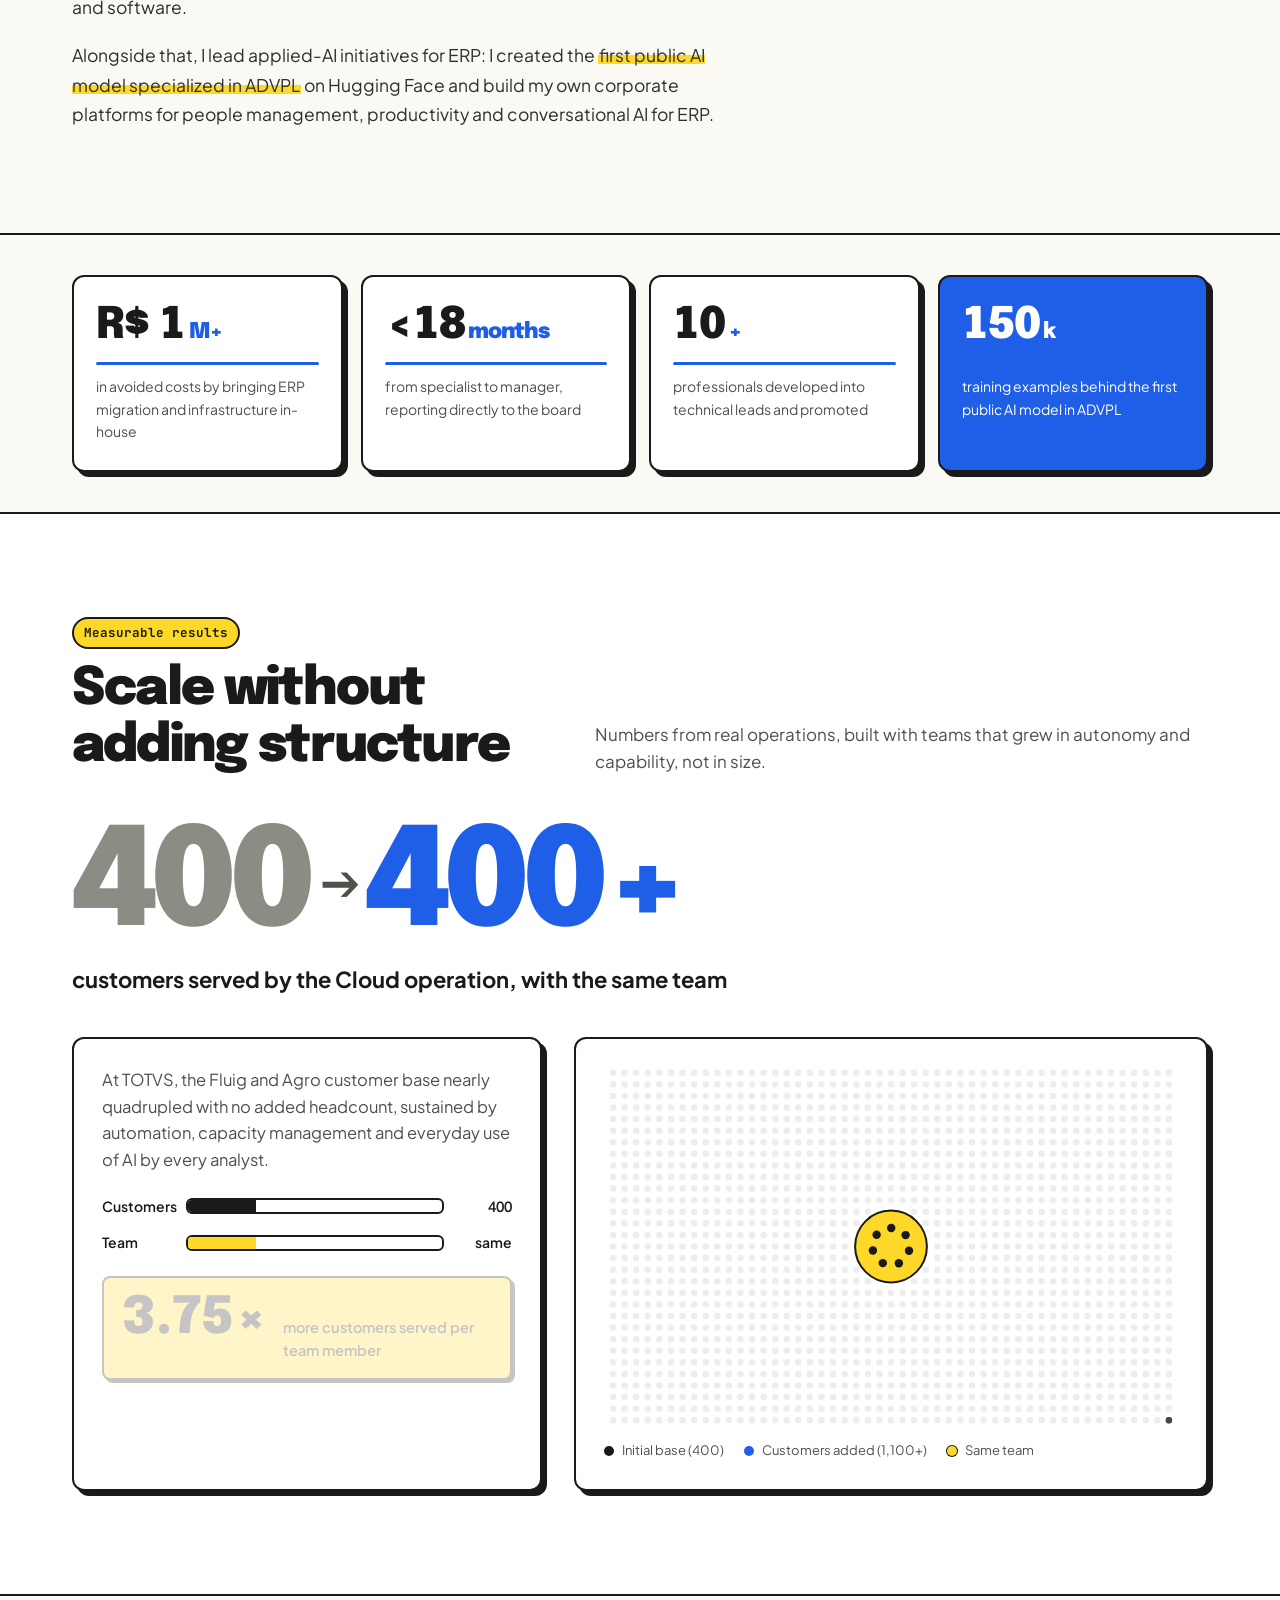
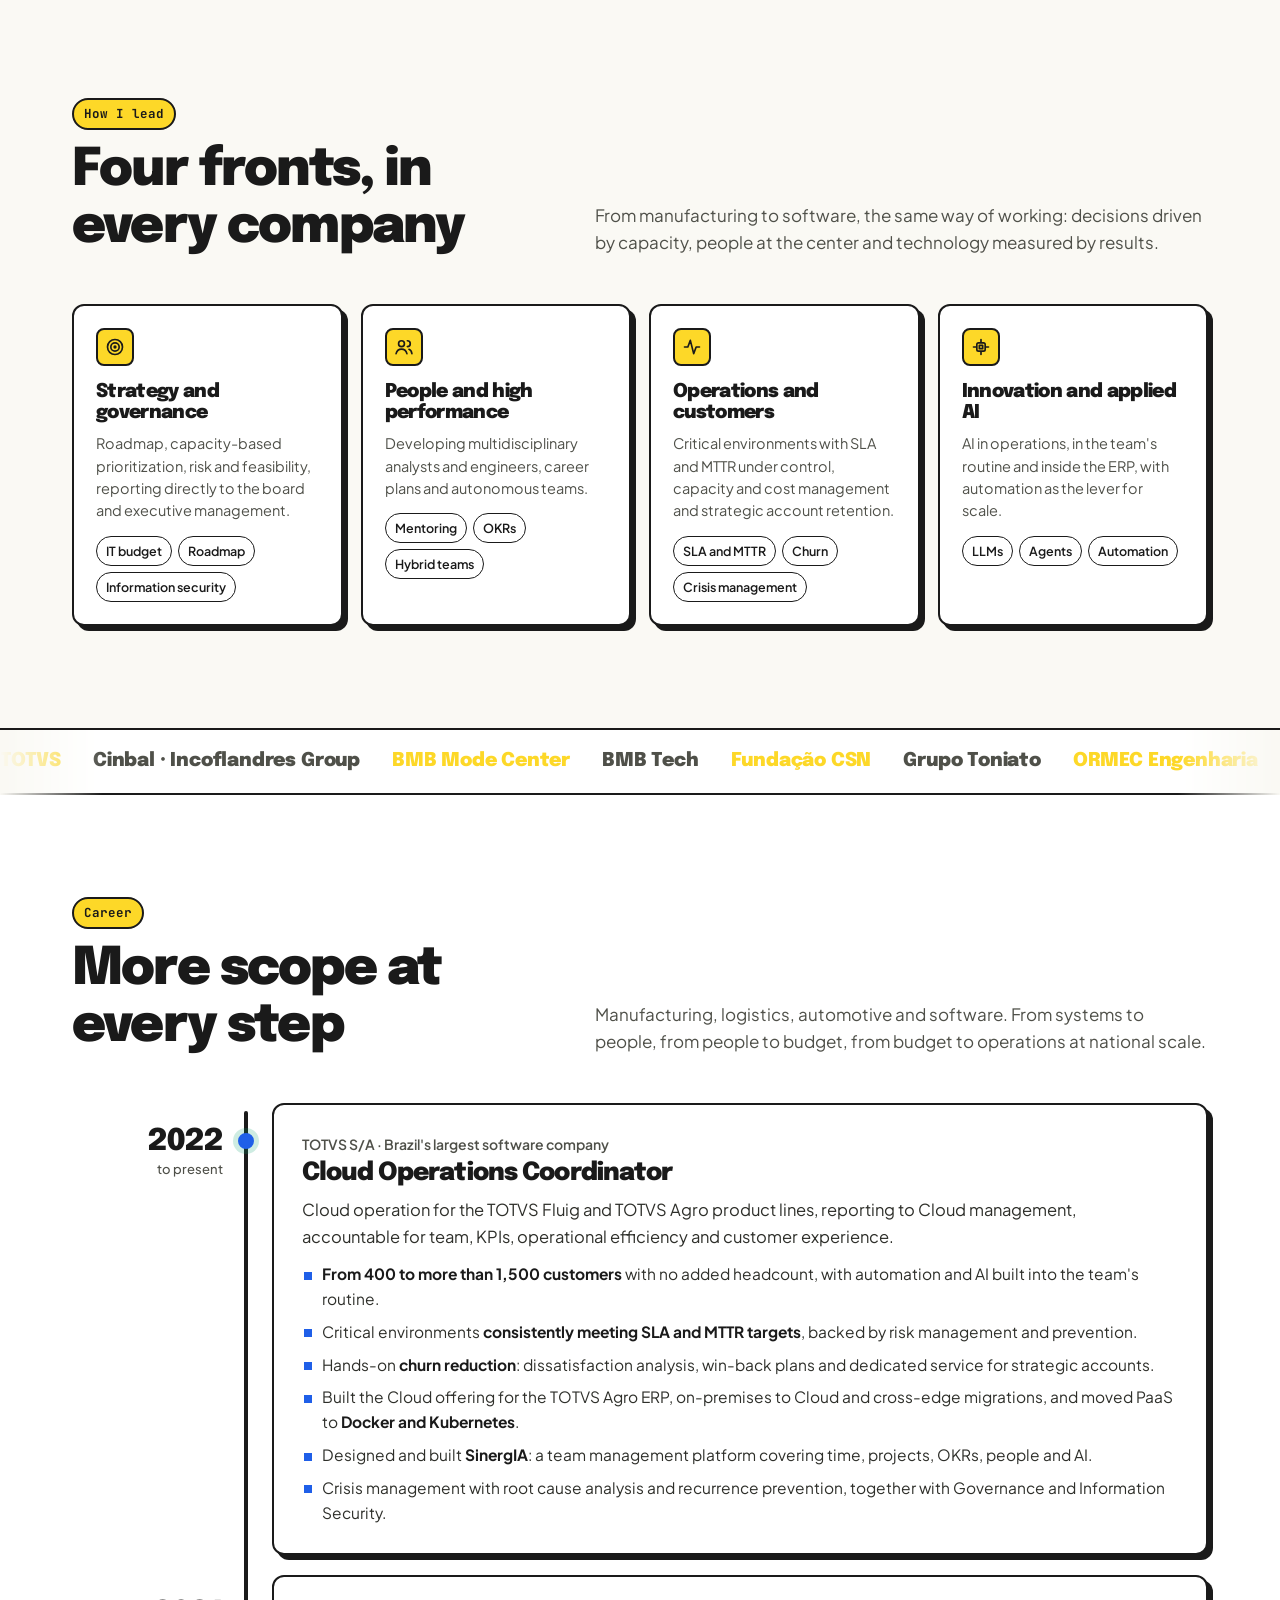
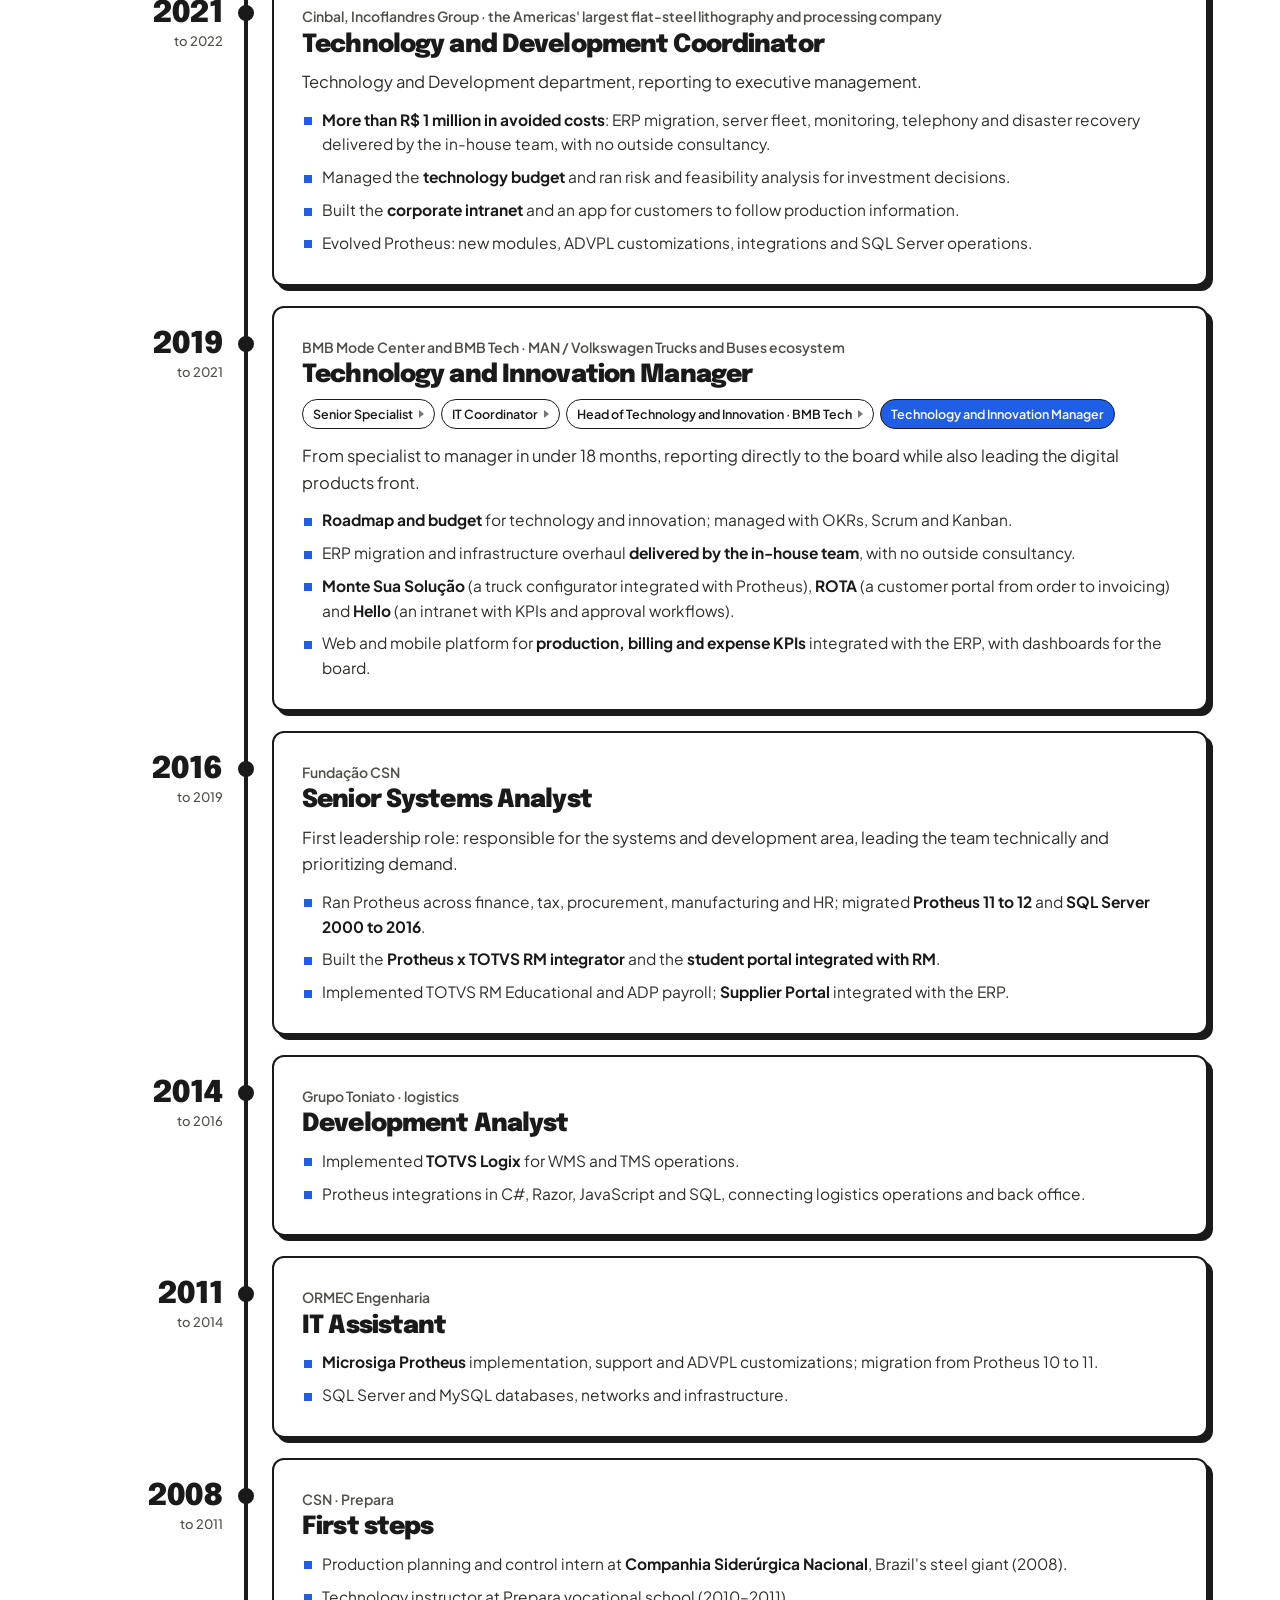
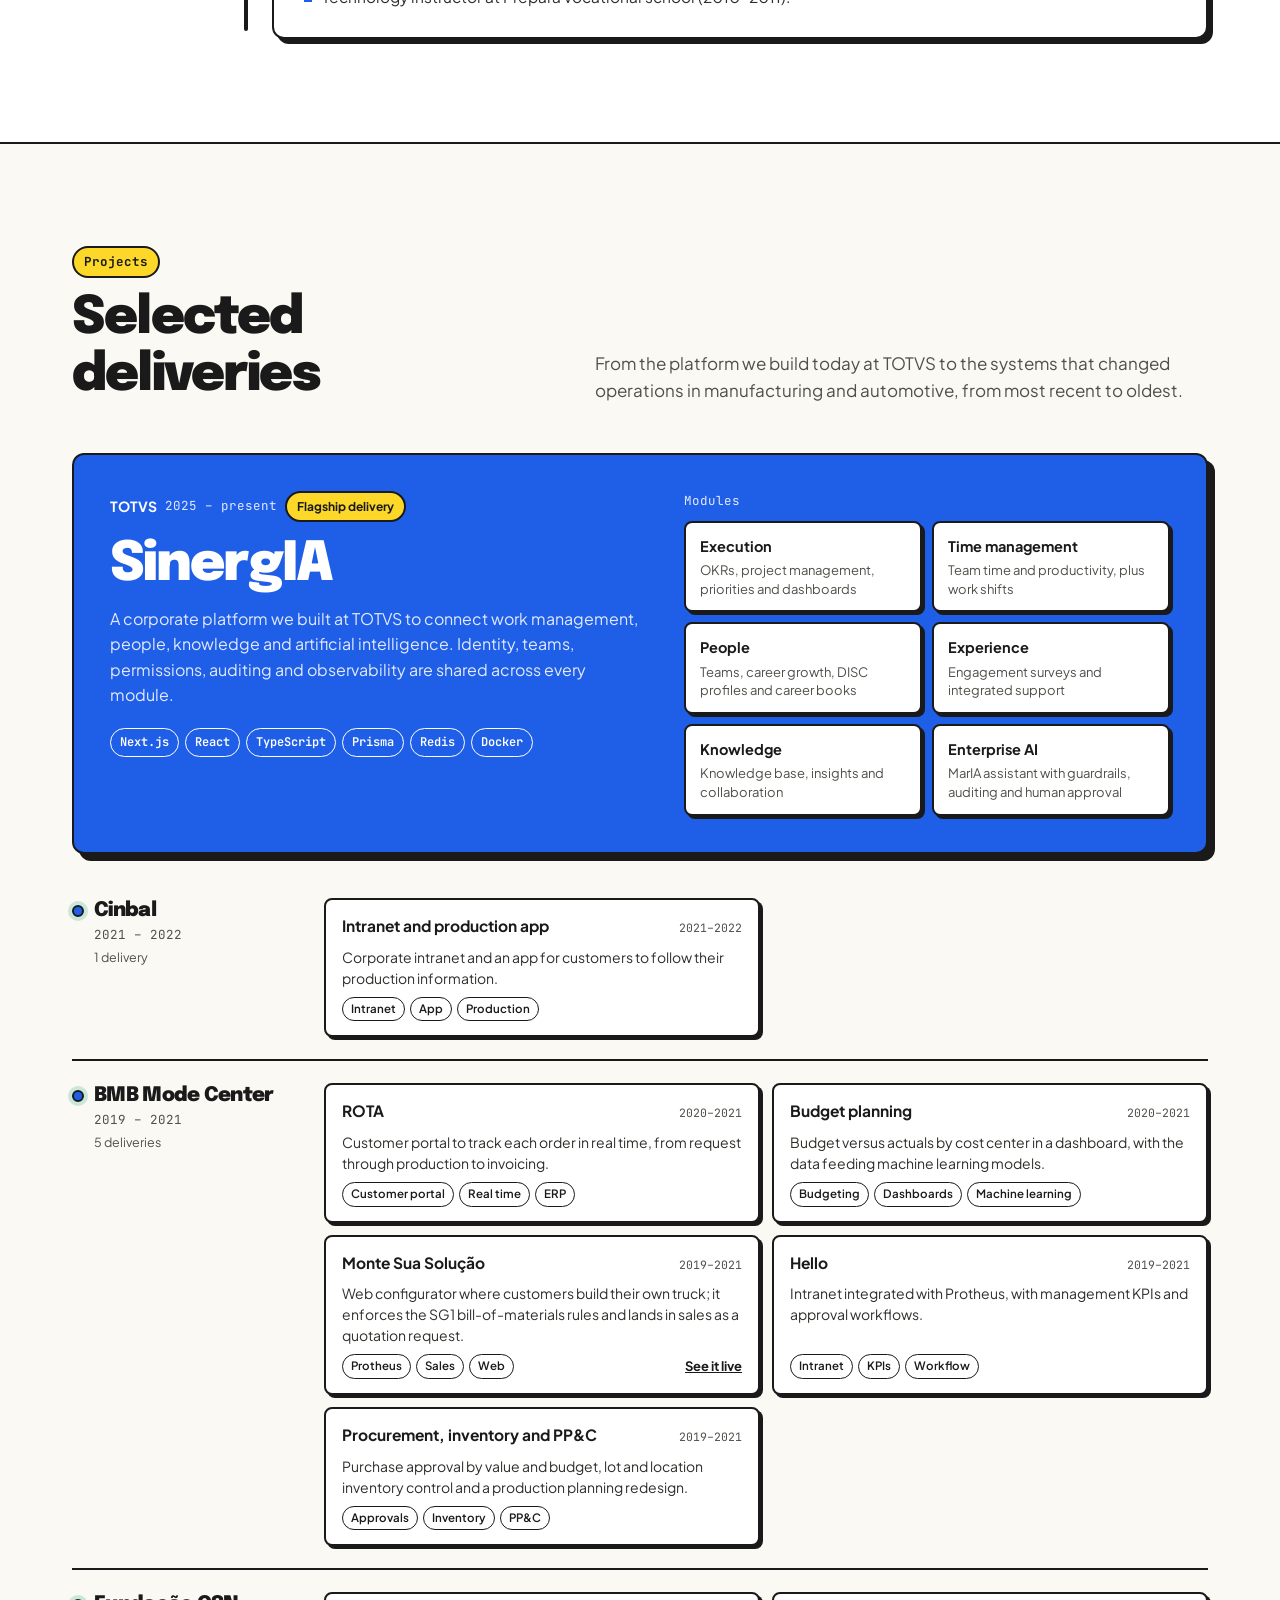
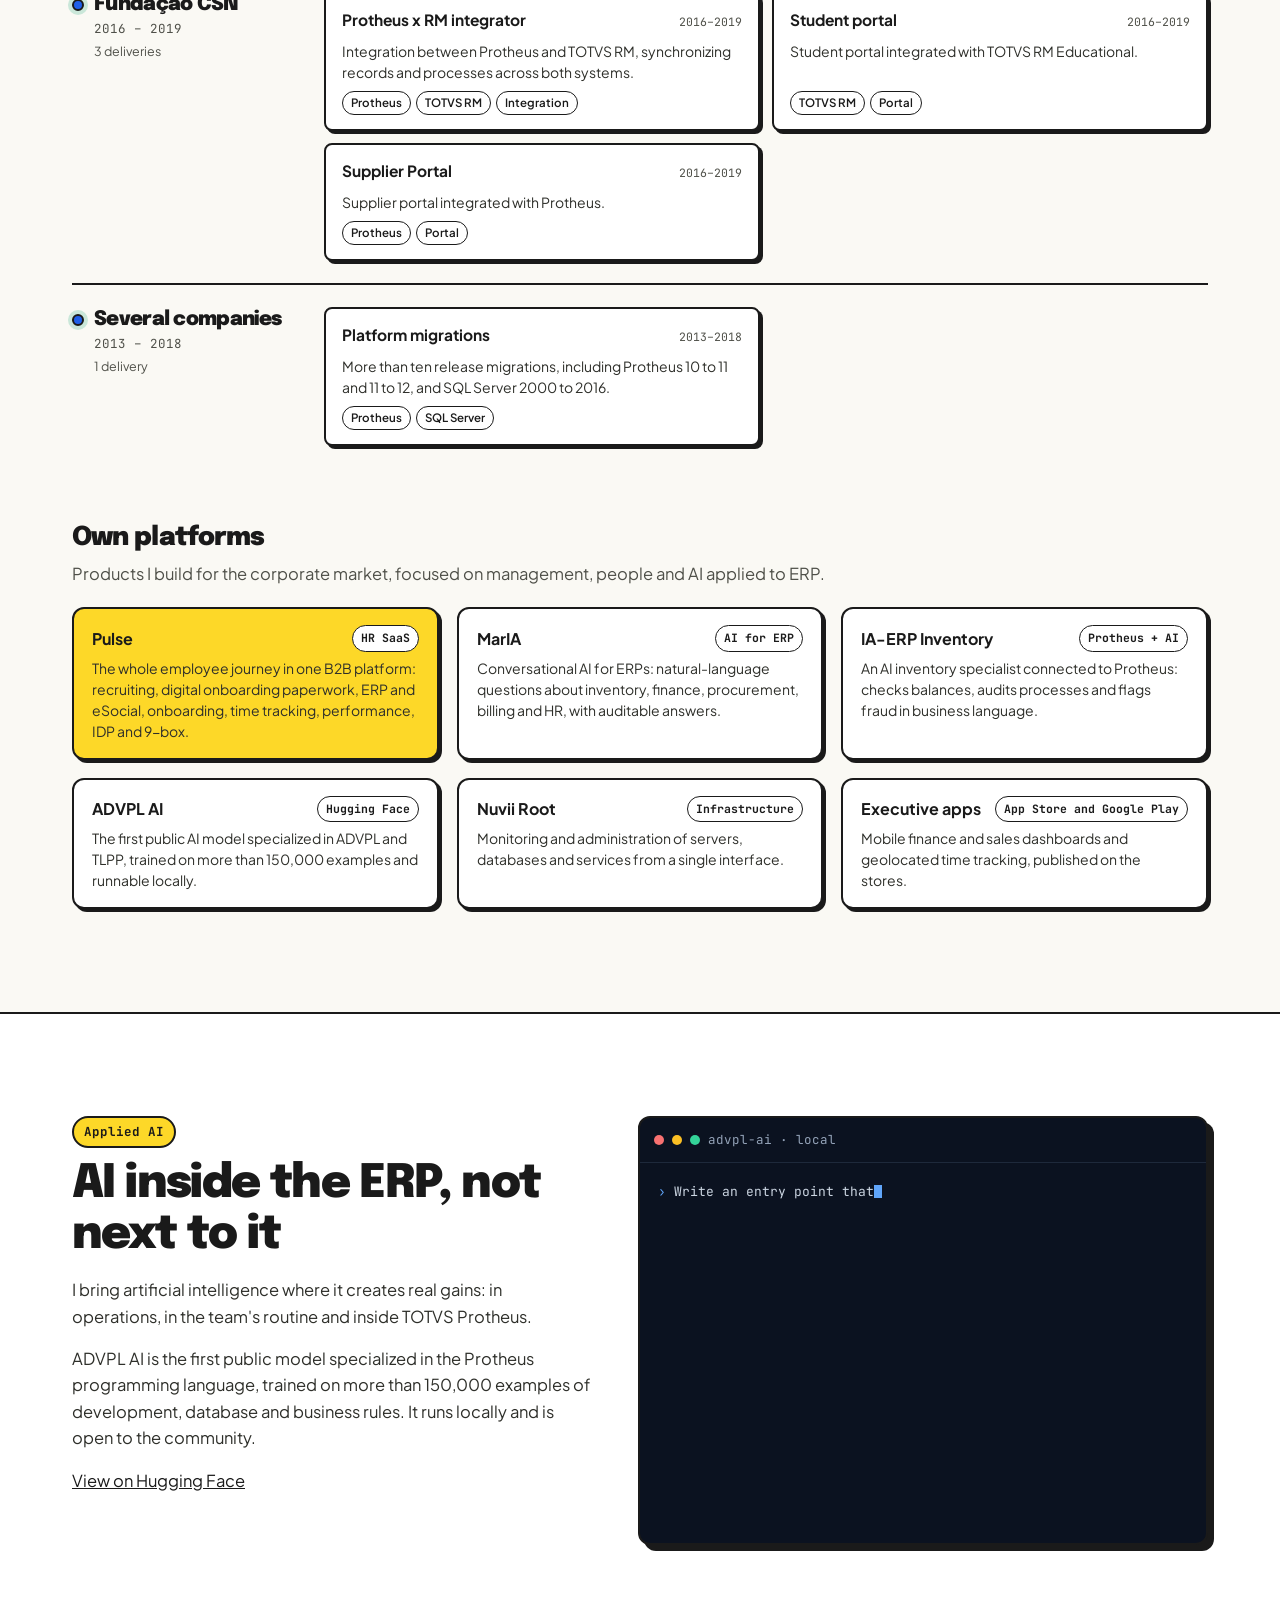
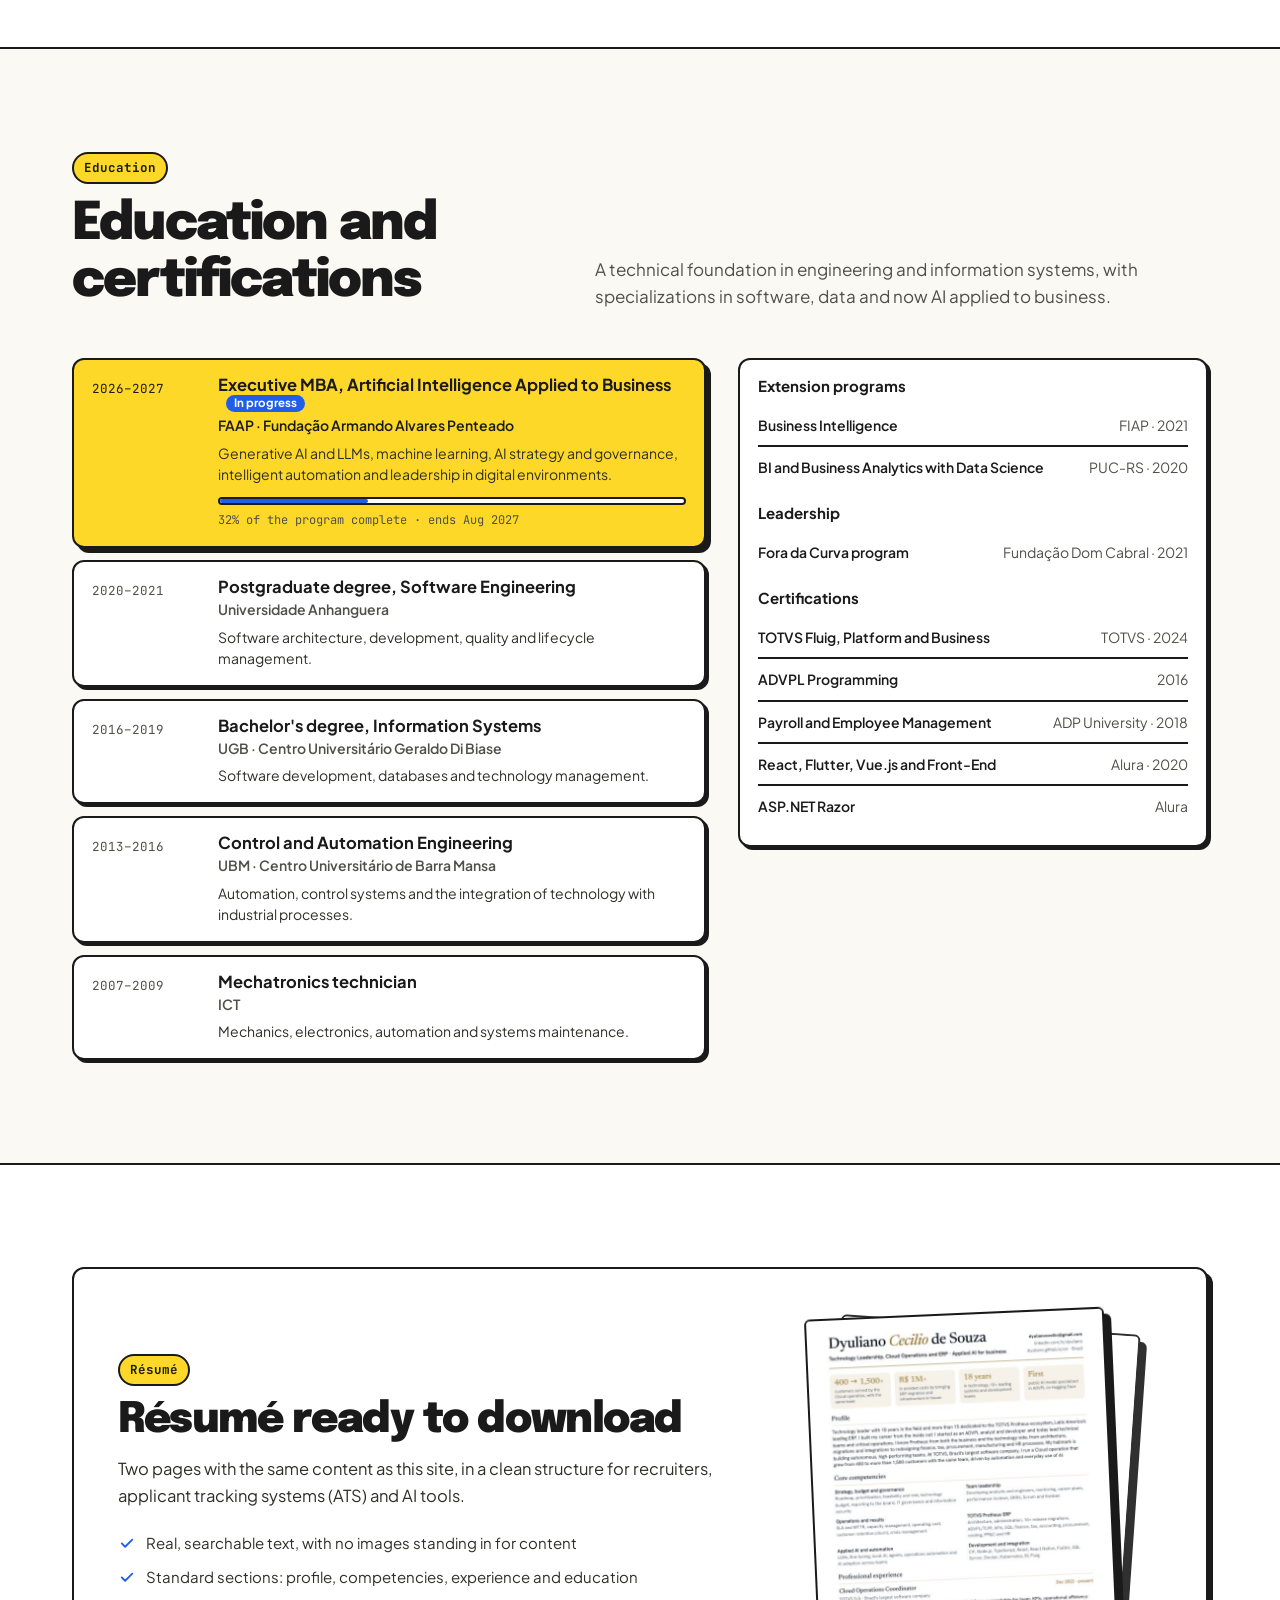
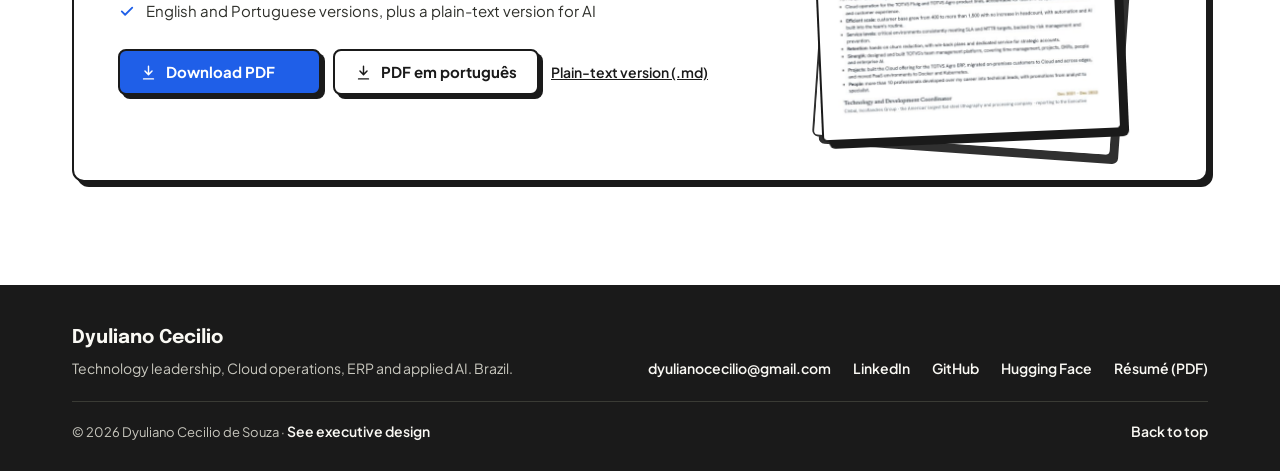
<file: v2/en/index.html>
<!doctype html>
<html lang="en">
<head>
<meta charset="utf-8">
<meta name="viewport" content="width=device-width, initial-scale=1">
<title>Dyuliano Cecilio · Technology Leadership</title>
<meta name="description" content="Dyuliano Cecilio: technology leadership, Cloud operations, TOTVS Protheus ERP and applied AI. 18 years in technology, focused on systems and on building teams.">
<meta name="author" content="Dyuliano Cecilio de Souza">
<meta name="robots" content="noindex">
<meta property="og:type" content="profile">
<meta property="og:title" content="Dyuliano Cecilio">
<meta property="og:description" content="18 years in technology: team leadership, Cloud operations, TOTVS Protheus ERP and applied AI.">
<meta property="og:locale" content="en_US">
<meta property="og:site_name" content="Dyuliano Cecilio">
<meta property="og:url" content="https://dyuliano.github.io/en/">
<meta property="og:image" content="https://dyuliano.github.io/assets/og-en.jpg">
<meta property="og:image:width" content="1200">
<meta property="og:image:height" content="630">
<meta name="twitter:card" content="summary_large_image">
<link rel="canonical" href="https://dyuliano.github.io/en/">
<link rel="alternate" hreflang="pt-BR" href="https://dyuliano.github.io/">
<link rel="apple-touch-icon" href="../../assets/rosto.jpg">
<meta name="theme-color" content="#FAF9F4">
<link rel="icon" href="data:image/svg+xml,%3Csvg xmlns='http://www.w3.org/2000/svg' viewBox='0 0 64 64'%3E%3Crect width='64' height='64' rx='12' fill='%230E1726'/%3E%3Ctext x='50%25' y='56%25' text-anchor='middle' dominant-baseline='middle' font-family='Arial,sans-serif' font-weight='700' font-size='26' fill='%23ffffff'%3EDC%3C/text%3E%3C/svg%3E">
<link rel="preconnect" href="https://fonts.googleapis.com">
<link rel="preconnect" href="https://fonts.gstatic.com" crossorigin>
<link href="https://fonts.googleapis.com/css2?family=Epilogue:wght@700;800;900&family=JetBrains+Mono:wght@500;700&family=Plus+Jakarta+Sans:wght@400;500;600;700;800&display=swap" rel="stylesheet">
<link rel="stylesheet" href="../../assets/theme-neo.css">
<link rel="stylesheet" href="../../assets/site.css">
<link rel="stylesheet" href="../../assets/motion.css">
<script type="application/ld+json">
{"@context":"https://schema.org","@type":"Person","name":"Dyuliano Cecilio de Souza","jobTitle":"Cloud Operations Coordinator","worksFor":{"@type":"Organization","name":"TOTVS"},"address":{"@type":"PostalAddress","addressCountry":"BR"},"url":"https://dyuliano.github.io/en/","sameAs":["https://www.linkedin.com/in/dyuliano/","https://github.com/dyuliano","https://huggingface.co/dyulianocecilio"]}
</script>
<noscript><style>#intro{display:none}body.loading{overflow:auto}.reveal{opacity:1;transform:none}.career .track i{width:100%}</style></noscript>
</head>
<body class="loading">

<div id="intro" data-from="2008" aria-hidden="true">
  <div class="box"><div class="year">2008</div><div class="bar"><i></i></div><div class="cap">Dyuliano Cecilio · a career in technology</div></div>
</div>
<div class="progress" id="progress"></div>

<header class="top" id="nav">
  <div class="wrap">
    <a class="brand" href="#inicio" aria-label="Home"><span class="mark">DC</span><span class="nm"><b>Dyuliano Cecilio</b><small>Technology leadership</small></span></a>
    <nav aria-label="Sections">
    <ul class="menu" id="menu">
      <li><a href="#resumo">Summary</a></li>
      <li><a href="#impacto">Impact</a></li>
      <li><a href="#trajetoria">Career</a></li>
      <li><a href="#projetos">Projects</a></li>
      <li><a href="#formacao">Education</a></li>
      <li><a href="#curriculo">Résumé</a></li>
    </ul>
    </nav>
    <div class="tools">
      <a class="lang" href="../" hreflang="pt-BR" lang="pt-BR" aria-label="Versão em português">PT</a>
      <a class="btn primary sm" href="../../assets/Dyuliano-Cecilio-Resume.pdf" download data-dl><svg viewBox="0 0 24 24" fill="none" stroke="currentColor" stroke-width="2" stroke-linecap="round" stroke-linejoin="round" aria-hidden="true"><path d="M12 3v12m0 0-5-5m5 5 5-5M5 21h14"/></svg><span class="lbl"><span class="go">Résumé (PDF)</span><span class="done" aria-hidden="true">Download started</span></span></a>
      <button class="menu-btn" id="menuBtn" aria-label="Open menu" aria-expanded="false" aria-controls="menu" data-open="Open menu" data-close="Close menu"><i></i><i></i></button>
    </div>
  </div>
</header>

<main>
<section class="hero" id="inicio">
  <div class="wrap hero-grid">
    <div>
      <p class="eyebrow" data-in style="--i:0"><span class="dot" aria-hidden="true"></span>Cloud Operations Coordinator at TOTVS</p>
      <h1><span>Dyuliano</span> <span>Cecilio</span></h1>
      <p class="title" data-in style="--i:2">Technology leadership for Cloud operations, TOTVS Protheus ERP and AI applied to the business.</p>
      <p class="lede" data-in style="--i:3">An 18-year career built from the inside out: from ADVPL development to running technology departments, budgets and critical environments, reporting directly to the board. Today, at TOTVS, Brazil's largest software company, I run a Cloud operation that grew from 400 to more than 1,500 customers with the same team.</p>
      <div class="actions" data-in style="--i:4">
        <a class="btn primary" href="#trajetoria">View career<svg viewBox="0 0 24 24" fill="none" stroke="currentColor" stroke-width="2" stroke-linecap="round" stroke-linejoin="round" aria-hidden="true"><path d="M12 5v14m0 0-6-6m6 6 6-6"/></svg></a>
        <a class="btn ghost" href="../../assets/Dyuliano-Cecilio-Resume.pdf" download data-dl><svg viewBox="0 0 24 24" fill="none" stroke="currentColor" stroke-width="2" stroke-linecap="round" stroke-linejoin="round" aria-hidden="true"><path d="M12 3v12m0 0-5-5m5 5 5-5M5 21h14"/></svg><span class="lbl"><span class="go">Download résumé</span><span class="done" aria-hidden="true">Download started</span></span></a>
      </div>
      <div class="career" aria-hidden="true" data-in style="--i:5">
        <div class="lbl"><span>2008</span><span>18 years in technology</span><span>today</span></div>
        <div class="track"><i id="careerFill"></i><span class="rider" id="careerRider"><b>2008</b></span></div>
        <div class="ticks"><span>Development</span><span>Technical lead</span><span>Management</span><span>Scale</span></div>
      </div>
    </div>
    <aside class="profile" data-in style="--i:3" aria-label="Contact and profiles">
      <div class="head">
        <div class="avatar"><span class="ring" aria-hidden="true"></span><img src="../../assets/rosto.jpg" alt="Photo of Dyuliano Cecilio" width="108" height="108"></div>
        <div class="who"><b>Dyuliano Cecilio de Souza</b><span>Cloud Operations Coordinator · TOTVS</span></div>
      </div>
      <dl class="facts">
          <div style="--i:0"><dt>Current</dt><dd>TOTVS Fluig and Agro Cloud operations</dd></div>
          <div style="--i:1"><dt>Expertise</dt><dd>TOTVS Protheus, team leadership and AI</dd></div>
          <div style="--i:2"><dt>Education</dt><dd>Executive MBA in AI · FAAP</dd></div>
          <div style="--i:3"><dt>Based in</dt><dd>Brazil</dd></div>
      </dl>
      <div class="links"><a href="mailto:dyulianocecilio@gmail.com">Email</a><a href="https://www.linkedin.com/in/dyuliano/" target="_blank" rel="noopener">LinkedIn</a><a href="https://github.com/dyuliano" target="_blank" rel="noopener">GitHub</a><a href="https://huggingface.co/dyulianocecilio" target="_blank" rel="noopener">Hugging Face</a></div>
    </aside>
  </div>
</section>

<section class="sec" id="resumo">
  <div class="wrap">
    <div class="sec-head reveal"><div><span class="kicker">Professional summary</span><h2>Technology that moves the business</h2></div></div>
    <div class="summary">
      <div class="txt reveal">
        <p>Technology leader with <mark>more than 15 years dedicated to the TOTVS Protheus ecosystem</mark>, Latin America's leading ERP. I know it from both sides, business and technology: architecture, administration, more than ten release migrations, integrations and the redesign of finance, tax, accounting, procurement, costing, manufacturing and HR processes.</p>
        <p>My hallmark is <mark>developing and leading teams of analysts and engineers</mark>. I prioritize by capacity, grow people into technical leads and build autonomous, high-performing teams. I have owned technology budgets and roadmaps and reported directly to the board in manufacturing, automotive and software.</p>
        <p>Alongside that, I lead applied-AI initiatives for ERP: I created the <mark>first public AI model specialized in ADVPL</mark> on Hugging Face and build my own corporate platforms for people management, productivity and conversational AI for ERP.</p>
      </div>
      <aside class="areas reveal"><h3>Areas of expertise</h3><ul class="tags" data-stagger><li>Technology team leadership</li><li>Cloud operations</li><li>SLA and MTTR</li><li>TOTVS Protheus</li><li>IT budget and governance</li><li>ERP migration</li><li>Integrations and APIs</li><li>Customer retention</li><li>Applied AI and automation</li><li>Crisis management</li></ul></aside>
    </div>
  </div>
</section>

<section class="kpis" aria-label="Key figures">
  <div class="wrap">
    <div class="kpi-grid">
      <div class="kpi" style="--i:0"><div class="n"><span data-to="1" data-prefix="R$ ">R$ 0</span><small>M+</small></div><span class="bar" aria-hidden="true"></span><p>in avoided costs by bringing ERP migration and infrastructure in-house</p></div>
      <div class="kpi" style="--i:1"><div class="n"><span data-to="18" data-prefix="&lt;">&lt;0</span><small>months</small></div><span class="bar" aria-hidden="true"></span><p>from specialist to manager, reporting directly to the board</p></div>
      <div class="kpi" style="--i:2"><div class="n"><span data-to="10" data-prefix="">0</span><small>+</small></div><span class="bar" aria-hidden="true"></span><p>professionals developed into technical leads and promoted</p></div>
      <div class="kpi" style="--i:3"><div class="n"><span data-to="150" data-prefix="">0</span><small>k</small></div><span class="bar" aria-hidden="true"></span><p>training examples behind the first public AI model in ADVPL</p></div>
    </div>
  </div>
</section>

<section class="sec alt" id="impacto">
  <div class="wrap">
    <div class="sec-head reveal"><div><span class="kicker">Measurable results</span><h2>Scale without adding structure</h2></div><p>Numbers from real operations, built with teams that grew in autonomy and capability, not in size.</p></div>
    <div class="big reveal" aria-label="From 400 to more than 1,500 customers"><span class="from">400</span><span class="arr">→</span><span class="to" id="scaleTo">400</span><span class="to">+</span></div>
    <p class="big-cap reveal">customers served by the Cloud operation, with the same team</p>
    <div class="impact-grid">
      <div class="panel stack reveal">
        <p class="muted">At TOTVS, the Fluig and Agro customer base nearly quadrupled with no added headcount, sustained by automation, capacity management and everyday use of AI by every analyst.</p>
        <div class="bars" aria-hidden="true">
          <div class="bar-row"><span>Customers</span><div class="tr"><i class="base" style="width:26.7%"></i><i class="grow" id="barGrow"></i></div><span class="v" id="barV">400</span></div>
          <div class="bar-row"><span>Team</span><div class="tr"><i class="team"></i></div><span class="v">same</span></div>
        </div>
        <div class="ratio" id="ratio"><b>3.75×</b><span>more customers served per team member</span></div>
      </div>
      <div class="panel reveal">
        <canvas id="dots" role="img" aria-label="Each dot is a customer: the first 400 and more than 1,100 added, all served by the same team at the center"></canvas>
        <div class="legend"><span><i style="background:var(--dot-base)"></i>Initial base (400)</span><span><i style="background:var(--dot-new)"></i>Customers added (1,100+)</span><span><i style="background:var(--team);box-shadow:0 0 0 1px var(--ink)"></i>Same team</span></div>
      </div>
    </div>
  </div>
</section>

<section class="sec" id="lideranca">
  <div class="wrap">
    <div class="sec-head reveal"><div><span class="kicker">How I lead</span><h2>Four fronts, in every company</h2></div><p>From manufacturing to software, the same way of working: decisions driven by capacity, people at the center and technology measured by results.</p></div>
    <div class="pillars" data-stagger>
      <article class="pillar"><div class="ic"><svg viewBox="0 0 24 24" fill="none" stroke="currentColor" stroke-width="2" stroke-linecap="round" stroke-linejoin="round" aria-hidden="true"><circle cx="12" cy="12" r="9"/><circle cx="12" cy="12" r="5"/><circle cx="12" cy="12" r="1"/></svg></div><h3>Strategy and governance</h3><p>Roadmap, capacity-based prioritization, risk and feasibility, reporting directly to the board and executive management.</p><ul><li>IT budget</li><li>Roadmap</li><li>Information security</li></ul></article>
      <article class="pillar"><div class="ic"><svg viewBox="0 0 24 24" fill="none" stroke="currentColor" stroke-width="2" stroke-linecap="round" stroke-linejoin="round" aria-hidden="true"><circle cx="9" cy="8" r="3.5"/><path d="M2.5 20c.8-3.5 3.4-5.5 6.5-5.5s5.7 2 6.5 5.5"/><path d="M16 4.5a3.5 3.5 0 0 1 0 7"/><path d="M18 14.7c1.9.7 3.1 2.5 3.5 5.3"/></svg></div><h3>People and high performance</h3><p>Developing multidisciplinary analysts and engineers, career plans and autonomous teams.</p><ul><li>Mentoring</li><li>OKRs</li><li>Hybrid teams</li></ul></article>
      <article class="pillar"><div class="ic"><svg viewBox="0 0 24 24" fill="none" stroke="currentColor" stroke-width="2" stroke-linecap="round" stroke-linejoin="round" aria-hidden="true"><path d="M3 12h4l3-8 4 16 3-8h4"/></svg></div><h3>Operations and customers</h3><p>Critical environments with SLA and MTTR under control, capacity and cost management and strategic account retention.</p><ul><li>SLA and MTTR</li><li>Churn</li><li>Crisis management</li></ul></article>
      <article class="pillar"><div class="ic"><svg viewBox="0 0 24 24" fill="none" stroke="currentColor" stroke-width="2" stroke-linecap="round" stroke-linejoin="round" aria-hidden="true"><path d="M12 3v3M12 18v3M3 12h3M18 12h3"/><rect x="7" y="7" width="10" height="10" rx="2"/><path d="M10 10h4v4h-4z"/></svg></div><h3>Innovation and applied AI</h3><p>AI in operations, in the team's routine and inside the ERP, with automation as the lever for scale.</p><ul><li>LLMs</li><li>Agents</li><li>Automation</li></ul></article>
    </div>
  </div>
</section>

<div class="cos" aria-label="Companies"><div class="track"><ul><li>TOTVS</li><li>Cinbal · Incoflandres Group</li><li>BMB Mode Center</li><li>BMB Tech</li><li>Fundação CSN</li><li>Grupo Toniato</li><li>ORMEC Engenharia</li><li>CSN</li></ul><ul aria-hidden="true"><li>TOTVS</li><li>Cinbal · Incoflandres Group</li><li>BMB Mode Center</li><li>BMB Tech</li><li>Fundação CSN</li><li>Grupo Toniato</li><li>ORMEC Engenharia</li><li>CSN</li></ul></div></div>

<section class="sec alt" id="trajetoria">
  <div class="wrap">
    <div class="sec-head reveal"><div><span class="kicker">Career</span><h2>More scope at every step</h2></div><p>Manufacturing, logistics, automotive and software. From systems to people, from people to budget, from budget to operations at national scale.</p></div>
    <div class="tl" id="tl">
      <div class="rail" aria-hidden="true"><i id="railFill"></i></div>
      <article class="job now"><span class="pin" aria-hidden="true"></span><div class="yr">2022<small>to present</small></div>
        <div class="org">TOTVS S/A · Brazil's largest software company</div><h3>Cloud Operations Coordinator</h3><p class="ctx">Cloud operation for the TOTVS Fluig and TOTVS Agro product lines, reporting to Cloud management, accountable for team, KPIs, operational efficiency and customer experience.</p><ul><li><b>From 400 to more than 1,500 customers</b> with no added headcount, with automation and AI built into the team's routine.</li><li>Critical environments <b>consistently meeting SLA and MTTR targets</b>, backed by risk management and prevention.</li><li>Hands-on <b>churn reduction</b>: dissatisfaction analysis, win-back plans and dedicated service for strategic accounts.</li><li>Built the Cloud offering for the TOTVS Agro ERP, on-premises to Cloud and cross-edge migrations, and moved PaaS to <b>Docker and Kubernetes</b>.</li><li>Designed and built <b>SinergIA</b>: a team management platform covering time, projects, OKRs, people and AI.</li><li>Crisis management with root cause analysis and recurrence prevention, together with Governance and Information Security.</li></ul></article>
      <article class="job"><span class="pin" aria-hidden="true"></span><div class="yr">2021<small>to 2022</small></div>
        <div class="org">Cinbal, Incoflandres Group · the Americas' largest flat-steel lithography and processing company</div><h3>Technology and Development Coordinator</h3><p class="ctx">Technology and Development department, reporting to executive management.</p><ul><li><b>More than R$ 1 million in avoided costs</b>: ERP migration, server fleet, monitoring, telephony and disaster recovery delivered by the in-house team, with no outside consultancy.</li><li>Managed the <b>technology budget</b> and ran risk and feasibility analysis for investment decisions.</li><li>Built the <b>corporate intranet</b> and an app for customers to follow production information.</li><li>Evolved Protheus: new modules, ADVPL customizations, integrations and SQL Server operations.</li></ul></article>
      <article class="job"><span class="pin" aria-hidden="true"></span><div class="yr">2019<small>to 2021</small></div>
        <div class="org">BMB Mode Center and BMB Tech · MAN / Volkswagen Trucks and Buses ecosystem</div><h3>Technology and Innovation Manager</h3><div class="ladder"><span>Senior Specialist</span><span>IT Coordinator</span><span>Head of Technology and Innovation · BMB Tech</span><span class="top">Technology and Innovation Manager</span></div><p class="ctx">From specialist to manager in under 18 months, reporting directly to the board while also leading the digital products front.</p><ul><li><b>Roadmap and budget</b> for technology and innovation; managed with OKRs, Scrum and Kanban.</li><li>ERP migration and infrastructure overhaul <b>delivered by the in-house team</b>, with no outside consultancy.</li><li><b>Monte Sua Solução</b> (a truck configurator integrated with Protheus), <b>ROTA</b> (a customer portal from order to invoicing) and <b>Hello</b> (an intranet with KPIs and approval workflows).</li><li>Web and mobile platform for <b>production, billing and expense KPIs</b> integrated with the ERP, with dashboards for the board.</li></ul></article>
      <article class="job"><span class="pin" aria-hidden="true"></span><div class="yr">2016<small>to 2019</small></div>
        <div class="org">Fundação CSN</div><h3>Senior Systems Analyst</h3><p class="ctx">First leadership role: responsible for the systems and development area, leading the team technically and prioritizing demand.</p><ul><li>Ran Protheus across finance, tax, procurement, manufacturing and HR; migrated <b>Protheus 11 to 12</b> and <b>SQL Server 2000 to 2016</b>.</li><li>Built the <b>Protheus x TOTVS RM integrator</b> and the <b>student portal integrated with RM</b>.</li><li>Implemented TOTVS RM Educational and ADP payroll; <b>Supplier Portal</b> integrated with the ERP.</li></ul></article>
      <article class="job"><span class="pin" aria-hidden="true"></span><div class="yr">2014<small>to 2016</small></div>
        <div class="org">Grupo Toniato · logistics</div><h3>Development Analyst</h3><ul><li>Implemented <b>TOTVS Logix</b> for WMS and TMS operations.</li><li>Protheus integrations in C#, Razor, JavaScript and SQL, connecting logistics operations and back office.</li></ul></article>
      <article class="job"><span class="pin" aria-hidden="true"></span><div class="yr">2011<small>to 2014</small></div>
        <div class="org">ORMEC Engenharia</div><h3>IT Assistant</h3><ul><li><b>Microsiga Protheus</b> implementation, support and ADVPL customizations; migration from Protheus 10 to 11.</li><li>SQL Server and MySQL databases, networks and infrastructure.</li></ul></article>
      <article class="job"><span class="pin" aria-hidden="true"></span><div class="yr">2008<small>to 2011</small></div>
        <div class="org">CSN · Prepara</div><h3>First steps</h3><ul><li>Production planning and control intern at <b>Companhia Siderúrgica Nacional</b>, Brazil's steel giant (2008).</li><li>Technology instructor at Prepara vocational school (2010–2011).</li></ul></article>
    </div>
  </div>
</section>

<section class="sec" id="projetos">
  <div class="wrap">
    <div class="sec-head reveal"><div><span class="kicker">Projects</span><h2>Selected deliveries</h2></div><p>From the platform we build today at TOTVS to the systems that changed operations in manufacturing and automotive, from most recent to oldest.</p></div>
    <article class="flag reveal">
      <div class="flag-main">
        <div class="flag-meta"><span class="flag-co">TOTVS</span><span class="flag-when">2025 – present</span><span class="flag-badge">Flagship delivery</span></div>
        <h3>SinergIA</h3>
        <p>A corporate platform we built at TOTVS to connect work management, people, knowledge and artificial intelligence. Identity, teams, permissions, auditing and observability are shared across every module.</p>
        <ul class="flag-stack" aria-label="Stack"><li>Next.js</li><li>React</li><li>TypeScript</li><li>Prisma</li><li>Redis</li><li>Docker</li></ul>
      </div>
      <div class="flag-mods"><span class="flag-mods-h">Modules</span><ul data-stagger><li><b>Execution</b><span>OKRs, project management, priorities and dashboards</span></li><li><b>Time management</b><span>Team time and productivity, plus work shifts</span></li><li><b>People</b><span>Teams, career growth, DISC profiles and career books</span></li><li><b>Experience</b><span>Engagement surveys and integrated support</span></li><li><b>Knowledge</b><span>Knowledge base, insights and collaboration</span></li><li><b>Enterprise AI</b><span>MarIA assistant with guardrails, auditing and human approval</span></li></ul></div>
    </article>
    <div class="pgroups">
    <div class="pgroup">
      <div class="pg-head reveal"><span class="pg-dot" aria-hidden="true"></span><h3>Cinbal</h3><span class="pg-when">2021 – 2022</span><span class="pg-n">1 delivery</span></div>
      <div class="pcards" data-stagger><article class="pcard"><div class="pc-top"><h4>Intranet and production app</h4><span class="pc-when">2021–2022</span></div><p>Corporate intranet and an app for customers to follow their production information.</p><div class="pc-foot"><ul class="pc-tags"><li>Intranet</li><li>App</li><li>Production</li></ul></div></article></div>
    </div>
    <div class="pgroup">
      <div class="pg-head reveal"><span class="pg-dot" aria-hidden="true"></span><h3>BMB Mode Center</h3><span class="pg-when">2019 – 2021</span><span class="pg-n">5 deliveries</span></div>
      <div class="pcards" data-stagger><article class="pcard"><div class="pc-top"><h4>ROTA</h4><span class="pc-when">2020–2021</span></div><p>Customer portal to track each order in real time, from request through production to invoicing.</p><div class="pc-foot"><ul class="pc-tags"><li>Customer portal</li><li>Real time</li><li>ERP</li></ul></div></article><article class="pcard"><div class="pc-top"><h4>Budget planning</h4><span class="pc-when">2020–2021</span></div><p>Budget versus actuals by cost center in a dashboard, with the data feeding machine learning models.</p><div class="pc-foot"><ul class="pc-tags"><li>Budgeting</li><li>Dashboards</li><li>Machine learning</li></ul></div></article><article class="pcard"><div class="pc-top"><h4>Monte Sua Solução</h4><span class="pc-when">2019–2021</span></div><p>Web configurator where customers build their own truck; it enforces the SG1 bill-of-materials rules and lands in sales as a quotation request.</p><div class="pc-foot"><ul class="pc-tags"><li>Protheus</li><li>Sales</li><li>Web</li></ul><a class="pc-link" href="https://www.modecenter.com.br/solucao" target="_blank" rel="noopener">See it live</a></div></article><article class="pcard"><div class="pc-top"><h4>Hello</h4><span class="pc-when">2019–2021</span></div><p>Intranet integrated with Protheus, with management KPIs and approval workflows.</p><div class="pc-foot"><ul class="pc-tags"><li>Intranet</li><li>KPIs</li><li>Workflow</li></ul></div></article><article class="pcard"><div class="pc-top"><h4>Procurement, inventory and PP&amp;C</h4><span class="pc-when">2019–2021</span></div><p>Purchase approval by value and budget, lot and location inventory control and a production planning redesign.</p><div class="pc-foot"><ul class="pc-tags"><li>Approvals</li><li>Inventory</li><li>PP&amp;C</li></ul></div></article></div>
    </div>
    <div class="pgroup">
      <div class="pg-head reveal"><span class="pg-dot" aria-hidden="true"></span><h3>Fundação CSN</h3><span class="pg-when">2016 – 2019</span><span class="pg-n">3 deliveries</span></div>
      <div class="pcards" data-stagger><article class="pcard"><div class="pc-top"><h4>Protheus x RM integrator</h4><span class="pc-when">2016–2019</span></div><p>Integration between Protheus and TOTVS RM, synchronizing records and processes across both systems.</p><div class="pc-foot"><ul class="pc-tags"><li>Protheus</li><li>TOTVS RM</li><li>Integration</li></ul></div></article><article class="pcard"><div class="pc-top"><h4>Student portal</h4><span class="pc-when">2016–2019</span></div><p>Student portal integrated with TOTVS RM Educational.</p><div class="pc-foot"><ul class="pc-tags"><li>TOTVS RM</li><li>Portal</li></ul></div></article><article class="pcard"><div class="pc-top"><h4>Supplier Portal</h4><span class="pc-when">2016–2019</span></div><p>Supplier portal integrated with Protheus.</p><div class="pc-foot"><ul class="pc-tags"><li>Protheus</li><li>Portal</li></ul></div></article></div>
    </div>
    <div class="pgroup">
      <div class="pg-head reveal"><span class="pg-dot" aria-hidden="true"></span><h3>Several companies</h3><span class="pg-when">2013 – 2018</span><span class="pg-n">1 delivery</span></div>
      <div class="pcards" data-stagger><article class="pcard"><div class="pc-top"><h4>Platform migrations</h4><span class="pc-when">2013–2018</span></div><p>More than ten release migrations, including Protheus 10 to 11 and 11 to 12, and SQL Server 2000 to 2016.</p><div class="pc-foot"><ul class="pc-tags"><li>Protheus</li><li>SQL Server</li></ul></div></article></div>
    </div>
    </div>
    <h3 class="sub-h reveal">Own platforms</h3>
    <p class="sub-p reveal">Products I build for the corporate market, focused on management, people and AI applied to ERP.</p>
    <div class="products" data-stagger>
      <article class="prod"><div class="pt"><h3>Pulse</h3><span class="badge">HR SaaS</span></div><p>The whole employee journey in one B2B platform: recruiting, digital onboarding paperwork, ERP and eSocial, onboarding, time tracking, performance, IDP and 9-box.</p></article>
      <article class="prod"><div class="pt"><h3>MarIA</h3><span class="badge">AI for ERP</span></div><p>Conversational AI for ERPs: natural-language questions about inventory, finance, procurement, billing and HR, with auditable answers.</p></article>
      <article class="prod"><div class="pt"><h3>IA-ERP Inventory</h3><span class="badge">Protheus + AI</span></div><p>An AI inventory specialist connected to Protheus: checks balances, audits processes and flags fraud in business language.</p></article>
      <article class="prod"><div class="pt"><h3>ADVPL AI</h3><span class="badge">Hugging Face</span></div><p>The first public AI model specialized in ADVPL and TLPP, trained on more than 150,000 examples and runnable locally.</p></article>
      <article class="prod"><div class="pt"><h3>Nuvii Root</h3><span class="badge">Infrastructure</span></div><p>Monitoring and administration of servers, databases and services from a single interface.</p></article>
      <article class="prod"><div class="pt"><h3>Executive apps</h3><span class="badge">App Store and Google Play</span></div><p>Mobile finance and sales dashboards and geolocated time tracking, published on the stores.</p></article>
    </div>
  </div>
</section>

<section class="sec alt" id="ia">
  <div class="wrap ai-grid">
    <div class="txt reveal">
      <div><span class="kicker">Applied AI</span><h2 style="font-size:clamp(30px,4vw,46px)">AI inside the ERP, not next to it</h2></div>
        <p>I bring artificial intelligence where it creates real gains: in operations, in the team's routine and inside TOTVS Protheus.</p>
        <p>ADVPL AI is the first public model specialized in the Protheus programming language, trained on more than 150,000 examples of development, database and business rules. It runs locally and is open to the community.</p>
      <p><a href="https://huggingface.co/dyulianocecilio" target="_blank" rel="noopener">View on Hugging Face</a></p>
    </div>
    <div class="term reveal" role="img" aria-label="Example of the ADVPL AI model generating an ADVPL entry point">
      <div class="tb"><i></i><i></i><i></i><span>advpl-ai · local</span></div>
      <pre id="termOut" aria-hidden="true" data-prompt="Write an entry point that blocks the sales order when the customer&#x27;s credit limit has expired." data-comment="MT410TOK entry point: validation when the order is saved"></pre>
    </div>
  </div>
</section>

<section class="sec" id="formacao">
  <div class="wrap">
    <div class="sec-head reveal"><div><span class="kicker">Education</span><h2>Education and certifications</h2></div><p>A technical foundation in engineering and information systems, with specializations in software, data and now AI applied to business.</p></div>
    <div class="edu-grid">
      <div class="degrees" data-stagger>
        <article class="deg hl"><div class="when">2026–2027</div><div><h3>Executive MBA, Artificial Intelligence Applied to Business<span class="st">In progress</span></h3><div class="inst">FAAP · Fundação Armando Alvares Penteado</div><p>Generative AI and LLMs, machine learning, AI strategy and governance, intelligent automation and leadership in digital environments.</p><div class="mba" data-start="2026-08-01" data-end="2027-08-31" data-label="{p}% of the program complete · ends Aug 2027"><div class="tr"><i></i></div><span></span></div></div></article>
        <article class="deg"><div class="when">2020–2021</div><div><h3>Postgraduate degree, Software Engineering</h3><div class="inst">Universidade Anhanguera</div><p>Software architecture, development, quality and lifecycle management.</p></div></article>
        <article class="deg"><div class="when">2016–2019</div><div><h3>Bachelor's degree, Information Systems</h3><div class="inst">UGB · Centro Universitário Geraldo Di Biase</div><p>Software development, databases and technology management.</p></div></article>
        <article class="deg"><div class="when">2013–2016</div><div><h3>Control and Automation Engineering</h3><div class="inst">UBM · Centro Universitário de Barra Mansa</div><p>Automation, control systems and the integration of technology with industrial processes.</p></div></article>
        <article class="deg"><div class="when">2007–2009</div><div><h3>Mechatronics technician</h3><div class="inst">ICT</div><p>Mechanics, electronics, automation and systems maintenance.</p></div></article>
      </div>
      <aside class="certs reveal"><h3>Extension programs</h3><dl><div class="r"><dt>Business Intelligence</dt><dd>FIAP · 2021</dd></div><div class="r"><dt>BI and Business Analytics with Data Science</dt><dd>PUC-RS · 2020</dd></div></dl><h3>Leadership</h3><dl><div class="r"><dt>Fora da Curva program</dt><dd>Fundação Dom Cabral · 2021</dd></div></dl><h3>Certifications</h3><dl><div class="r"><dt>TOTVS Fluig, Platform and Business</dt><dd>TOTVS · 2024</dd></div><div class="r"><dt>ADVPL Programming</dt><dd>2016</dd></div><div class="r"><dt>Payroll and Employee Management</dt><dd>ADP University · 2018</dd></div><div class="r"><dt>React, Flutter, Vue.js and Front-End</dt><dd>Alura · 2020</dd></div><div class="r"><dt>ASP.NET Razor</dt><dd>Alura</dd></div></dl></aside>
    </div>
  </div>
</section>

<section class="sec alt cv-sec reveal" id="curriculo">
  <div class="wrap">
    <div class="cv-card">
      <div>
        <span class="kicker">Résumé</span>
        <h2>Résumé ready to download</h2>
        <p class="lead">Two pages with the same content as this site, in a clean structure for recruiters, applicant tracking systems (ATS) and AI tools.</p>
        <ul class="cv-points"><li><svg viewBox="0 0 24 24" fill="none" stroke="currentColor" stroke-width="2.4" stroke-linecap="round" stroke-linejoin="round" aria-hidden="true"><path d="M5 12.5l4.5 4.5L19 7.5"/></svg><span>Real, searchable text, with no images standing in for content</span></li><li><svg viewBox="0 0 24 24" fill="none" stroke="currentColor" stroke-width="2.4" stroke-linecap="round" stroke-linejoin="round" aria-hidden="true"><path d="M5 12.5l4.5 4.5L19 7.5"/></svg><span>Standard sections: profile, competencies, experience and education</span></li><li><svg viewBox="0 0 24 24" fill="none" stroke="currentColor" stroke-width="2.4" stroke-linecap="round" stroke-linejoin="round" aria-hidden="true"><path d="M5 12.5l4.5 4.5L19 7.5"/></svg><span>English and Portuguese versions, plus a plain-text version for AI</span></li></ul>
        <div class="cv-actions">
          <a class="btn primary" href="../../assets/Dyuliano-Cecilio-Resume.pdf" download data-dl><svg viewBox="0 0 24 24" fill="none" stroke="currentColor" stroke-width="2" stroke-linecap="round" stroke-linejoin="round" aria-hidden="true"><path d="M12 3v12m0 0-5-5m5 5 5-5M5 21h14"/></svg><span class="lbl"><span class="go">Download PDF</span><span class="done" aria-hidden="true">Download started</span></span></a>
          <a class="btn ghost" href="../../assets/Dyuliano-Cecilio-Curriculo.pdf" download data-dl><svg viewBox="0 0 24 24" fill="none" stroke="currentColor" stroke-width="2" stroke-linecap="round" stroke-linejoin="round" aria-hidden="true"><path d="M12 3v12m0 0-5-5m5 5 5-5M5 21h14"/></svg><span class="lbl"><span class="go">PDF em português</span><span class="done" aria-hidden="true">Download started</span></span></a>
          <a class="alt" href="../../en/resume.md">Plain-text version (.md)</a>
        </div>
      </div>
      <div class="cv-preview" aria-hidden="true">
        <span class="sheet back"><img src="../../assets/cv-en-2.jpg" alt="" width="600" height="849" loading="lazy"></span>
        <a class="sheet" href="../../assets/Dyuliano-Cecilio-Resume.pdf" download data-dl tabindex="-1"><img src="../../assets/cv-en.jpg" alt="Preview of the first page of the PDF résumé" width="600" height="849" loading="lazy"></a>
      </div>
    </div>
  </div>
</section>
</main>
<a class="btn primary fab" href="../../assets/Dyuliano-Cecilio-Resume.pdf" download data-dl><svg viewBox="0 0 24 24" fill="none" stroke="currentColor" stroke-width="2" stroke-linecap="round" stroke-linejoin="round" aria-hidden="true"><path d="M12 3v12m0 0-5-5m5 5 5-5M5 21h14"/></svg><span class="lbl"><span class="go">Download résumé</span><span class="done" aria-hidden="true">Download started</span></span></a>

<footer class="foot" id="contato">
  <div class="wrap">
    <div class="foot-top">
      <div><b>Dyuliano Cecilio</b><p>Technology leadership, Cloud operations, ERP and applied AI. Brazil.</p></div>
      <nav aria-label="Contact"><a href="mailto:dyulianocecilio@gmail.com">dyulianocecilio@gmail.com</a><a href="https://www.linkedin.com/in/dyuliano/" target="_blank" rel="noopener">LinkedIn</a><a href="https://github.com/dyuliano" target="_blank" rel="noopener">GitHub</a><a href="https://huggingface.co/dyulianocecilio" target="_blank" rel="noopener">Hugging Face</a><a href="../../assets/Dyuliano-Cecilio-Resume.pdf" download data-dl>Résumé (PDF)</a></nav>
    </div>
    <div class="foot-base"><span>© <span data-year>2026</span> Dyuliano Cecilio de Souza · <a href="../../en/">See executive design</a></span><a href="#inicio">Back to top</a></div>
  </div>
</footer>

<script src="../../assets/site.js"></script>
</body>
</html>
</file>
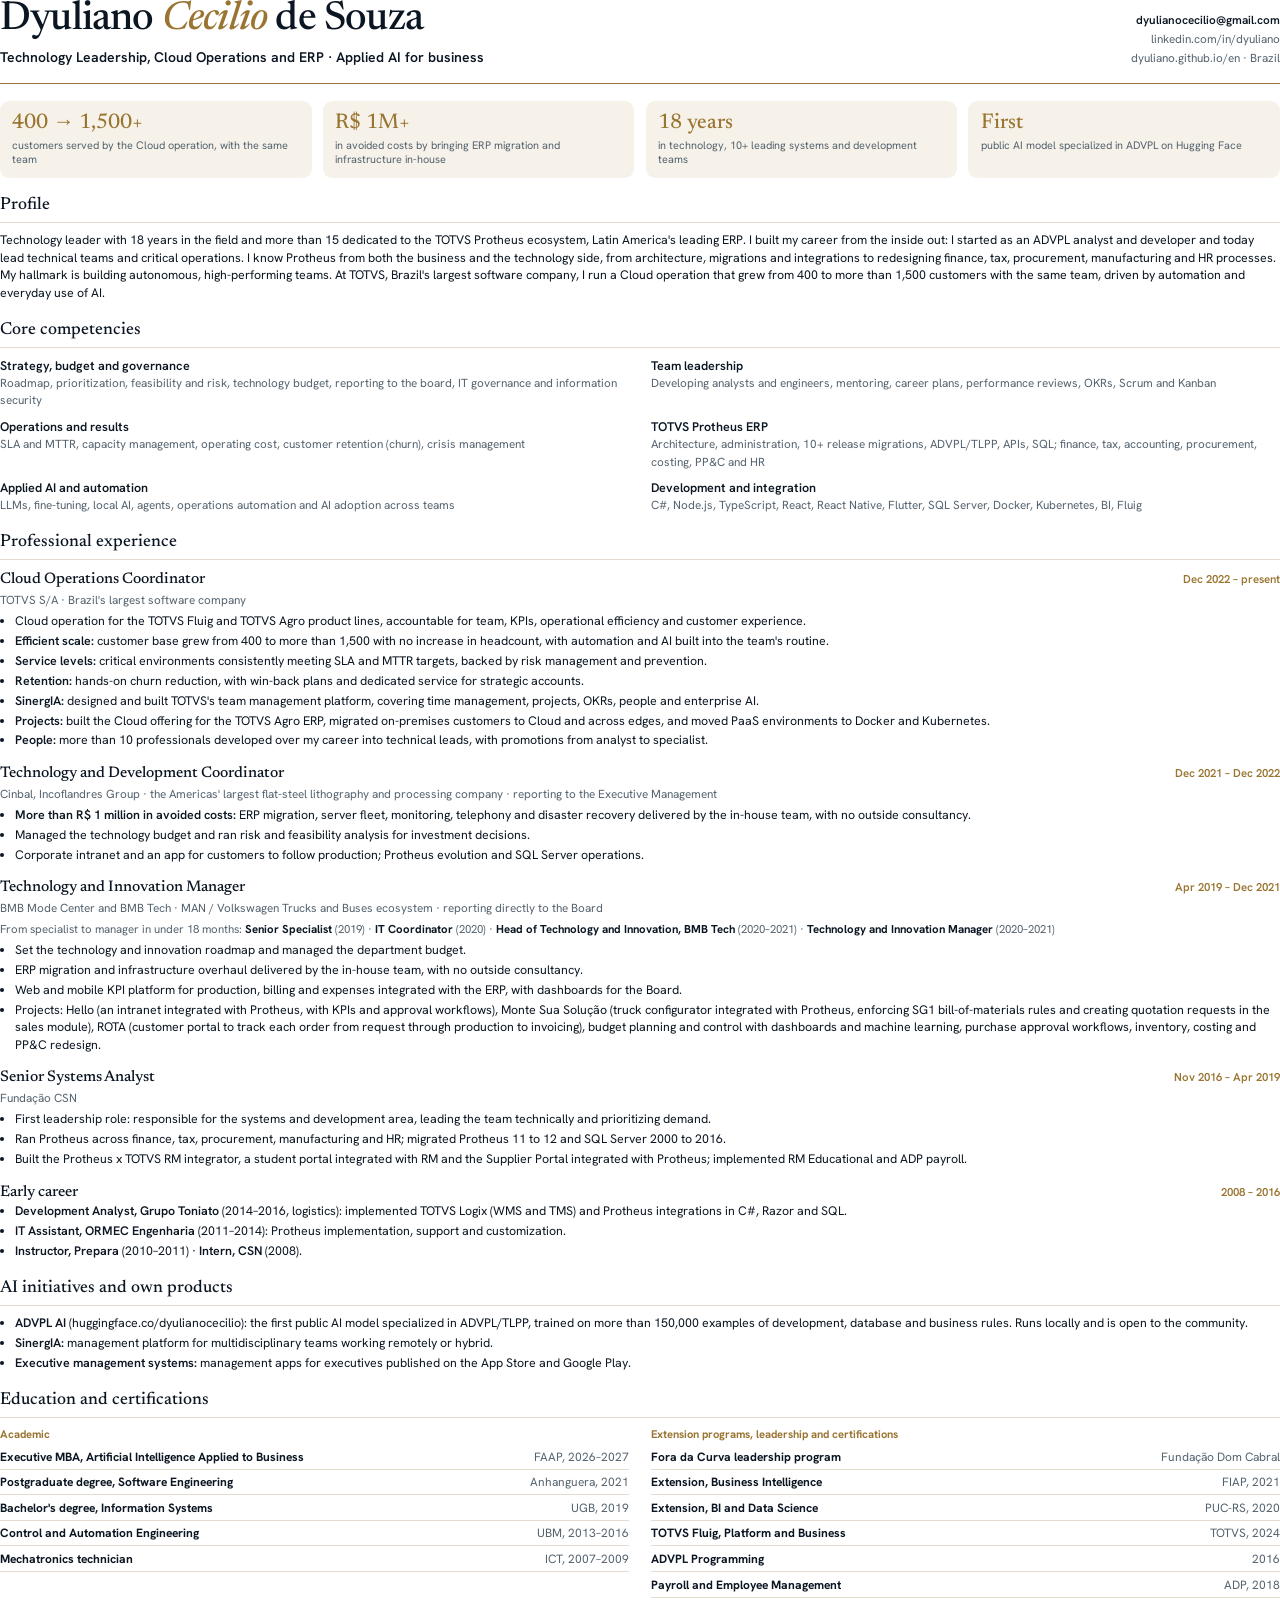
<file: tools/cv-en.html>
<!doctype html>
<html lang="en">
<head>
<meta charset="utf-8">
<title>Dyuliano Cecilio de Souza — Résumé</title>
<link href="https://fonts.googleapis.com/css2?family=Newsreader:ital,opsz,wght@0,6..72,400..600;1,6..72,400..500&family=Hanken+Grotesk:wght@400;500;600;700&display=swap" rel="stylesheet">
<link rel="stylesheet" href="cv.css">
</head>
<body>
<header>
  <div>
    <h1>Dyuliano <em>Cecilio</em> de Souza</h1>
    <div class="title">Technology Leadership, Cloud Operations and ERP · Applied AI for business</div>
  </div>
  <div class="contact">
    <b><a href="mailto:dyulianocecilio@gmail.com">dyulianocecilio@gmail.com</a></b><br>
    <a href="https://www.linkedin.com/in/dyuliano/">linkedin.com/in/dyuliano</a><br>
    <a href="https://dyuliano.github.io/en/">dyuliano.github.io/en</a> · Brazil
  </div>
</header>

<div class="metrics">
  <div class="metric"><b>400 → 1,500+</b><span>customers served by the Cloud operation, with the same team</span></div>
  <div class="metric"><b>R$ 1M+</b><span>in avoided costs by bringing ERP migration and infrastructure in-house</span></div>
  <div class="metric"><b>18 years</b><span>in technology, 10+ leading systems and development teams</span></div>
  <div class="metric"><b>First</b><span>public AI model specialized in ADVPL on Hugging Face</span></div>
</div>

<section>
  <h2>Profile</h2>
  <p>Technology leader with 18 years in the field and more than 15 dedicated to the TOTVS Protheus ecosystem, Latin America's leading ERP. I built my career from the inside out: I started as an ADVPL analyst and developer and today lead technical teams and critical operations. I know Protheus from both the business and the technology side, from architecture, migrations and integrations to redesigning finance, tax, procurement, manufacturing and HR processes. My hallmark is building autonomous, high-performing teams. At TOTVS, Brazil's largest software company, I run a Cloud operation that grew from 400 to more than 1,500 customers with the same team, driven by automation and everyday use of AI.</p>
</section>

<section>
  <h2>Core competencies</h2>
  <div class="cols">
    <div class="skill"><b>Strategy, budget and governance</b><span>Roadmap, prioritization, feasibility and risk, technology budget, reporting to the board, IT governance and information security</span></div>
    <div class="skill"><b>Team leadership</b><span>Developing analysts and engineers, mentoring, career plans, performance reviews, OKRs, Scrum and Kanban</span></div>
    <div class="skill"><b>Operations and results</b><span>SLA and MTTR, capacity management, operating cost, customer retention (churn), crisis management</span></div>
    <div class="skill"><b>TOTVS Protheus ERP</b><span>Architecture, administration, 10+ release migrations, ADVPL/TLPP, APIs, SQL; finance, tax, accounting, procurement, costing, PP&amp;C and HR</span></div>
    <div class="skill"><b>Applied AI and automation</b><span>LLMs, fine-tuning, local AI, agents, operations automation and AI adoption across teams</span></div>
    <div class="skill"><b>Development and integration</b><span>C#, Node.js, TypeScript, React, React Native, Flutter, SQL Server, Docker, Kubernetes, BI, Fluig</span></div>
  </div>
</section>

<section>
  <h2>Professional experience</h2>

  <div class="job">
    <div class="job-h"><h3>Cloud Operations Coordinator</h3><span class="when">Dec 2022 – present</span></div>
    <div class="org">TOTVS S/A · Brazil's largest software company</div>
    <ul>
      <li>Cloud operation for the TOTVS Fluig and TOTVS Agro product lines, accountable for team, KPIs, operational efficiency and customer experience.</li>
      <li><b>Efficient scale:</b> customer base grew from 400 to more than 1,500 with no increase in headcount, with automation and AI built into the team's routine.</li>
      <li><b>Service levels:</b> critical environments consistently meeting SLA and MTTR targets, backed by risk management and prevention.</li>
      <li><b>Retention:</b> hands-on churn reduction, with win-back plans and dedicated service for strategic accounts.</li>
      <li><b>SinergIA:</b> designed and built TOTVS's team management platform, covering time management, projects, OKRs, people and enterprise AI.</li>
      <li><b>Projects:</b> built the Cloud offering for the TOTVS Agro ERP, migrated on-premises customers to Cloud and across edges, and moved PaaS environments to Docker and Kubernetes.</li>
      <li><b>People:</b> more than 10 professionals developed over my career into technical leads, with promotions from analyst to specialist.</li>
    </ul>
  </div>

  <div class="job">
    <div class="job-h"><h3>Technology and Development Coordinator</h3><span class="when">Dec 2021 – Dec 2022</span></div>
    <div class="org">Cinbal, Incoflandres Group · the Americas' largest flat-steel lithography and processing company · reporting to the Executive Management</div>
    <ul>
      <li><b>More than R$ 1 million in avoided costs:</b> ERP migration, server fleet, monitoring, telephony and disaster recovery delivered by the in-house team, with no outside consultancy.</li>
      <li>Managed the technology budget and ran risk and feasibility analysis for investment decisions.</li>
      <li>Corporate intranet and an app for customers to follow production; Protheus evolution and SQL Server operations.</li>
    </ul>
  </div>

  <div class="job">
    <div class="job-h"><h3>Technology and Innovation Manager</h3><span class="when">Apr 2019 – Dec 2021</span></div>
    <div class="org">BMB Mode Center and BMB Tech · MAN / Volkswagen Trucks and Buses ecosystem · reporting directly to the Board</div>
    <p class="ladder">From specialist to manager in under 18 months: <b>Senior Specialist</b> (2019) · <b>IT Coordinator</b> (2020) · <b>Head of Technology and Innovation, BMB Tech</b> (2020–2021) · <b>Technology and Innovation Manager</b> (2020–2021)</p>
    <ul>
      <li>Set the technology and innovation roadmap and managed the department budget.</li>
      <li>ERP migration and infrastructure overhaul delivered by the in-house team, with no outside consultancy.</li>
      <li>Web and mobile KPI platform for production, billing and expenses integrated with the ERP, with dashboards for the Board.</li>
      <li>Projects: Hello (an intranet integrated with Protheus, with KPIs and approval workflows), Monte Sua Solução (truck configurator integrated with Protheus, enforcing SG1 bill-of-materials rules and creating quotation requests in the sales module), ROTA (customer portal to track each order from request through production to invoicing), budget planning and control with dashboards and machine learning, purchase approval workflows, inventory, costing and PP&amp;C redesign.</li>
    </ul>
  </div>

  <div class="job">
    <div class="job-h"><h3>Senior Systems Analyst</h3><span class="when">Nov 2016 – Apr 2019</span></div>
    <div class="org">Fundação CSN</div>
    <ul>
      <li>First leadership role: responsible for the systems and development area, leading the team technically and prioritizing demand.</li>
      <li>Ran Protheus across finance, tax, procurement, manufacturing and HR; migrated Protheus 11 to 12 and SQL Server 2000 to 2016.</li>
      <li>Built the Protheus x TOTVS RM integrator, a student portal integrated with RM and the Supplier Portal integrated with Protheus; implemented RM Educational and ADP payroll.</li>
    </ul>
  </div>

  <div class="job">
    <div class="job-h"><h3>Early career</h3><span class="when">2008 – 2016</span></div>
    <ul>
      <li><b>Development Analyst, Grupo Toniato</b> (2014–2016, logistics): implemented TOTVS Logix (WMS and TMS) and Protheus integrations in C#, Razor and SQL.</li>
      <li><b>IT Assistant, ORMEC Engenharia</b> (2011–2014): Protheus implementation, support and customization.</li>
      <li><b>Instructor, Prepara</b> (2010–2011) · <b>Intern, CSN</b> (2008).</li>
    </ul>
  </div>
</section>

<section>
  <h2>AI initiatives and own products</h2>
  <ul>
    <li><b>ADVPL AI</b> (huggingface.co/dyulianocecilio): the first public AI model specialized in ADVPL/TLPP, trained on more than 150,000 examples of development, database and business rules. Runs locally and is open to the community.</li>
    <li><b>SinergIA:</b> management platform for multidisciplinary teams working remotely or hybrid.</li>
    <li><b>Executive management systems:</b> management apps for executives published on the App Store and Google Play.</li>
  </ul>
</section>

<section>
  <h2>Education and certifications</h2>
  <div class="edu">
    <div class="col"><h4>Academic</h4><div><b>Executive MBA, Artificial Intelligence Applied to Business</b><span>FAAP, 2026–2027</span></div><div><b>Postgraduate degree, Software Engineering</b><span>Anhanguera, 2021</span></div><div><b>Bachelor's degree, Information Systems</b><span>UGB, 2019</span></div><div><b>Control and Automation Engineering</b><span>UBM, 2013–2016</span></div><div><b>Mechatronics technician</b><span>ICT, 2007–2009</span></div></div>
    <div class="col"><h4>Extension programs, leadership and certifications</h4><div><b>Fora da Curva leadership program</b><span>Fundação Dom Cabral</span></div><div><b>Extension, Business Intelligence</b><span>FIAP, 2021</span></div><div><b>Extension, BI and Data Science</b><span>PUC-RS, 2020</span></div><div><b>TOTVS Fluig, Platform and Business</b><span>TOTVS, 2024</span></div><div><b>ADVPL Programming</b><span>2016</span></div><div><b>Payroll and Employee Management</b><span>ADP, 2018</span></div><div><b>ASP.NET Razor, Flutter, Vue.js</b><span>Alura</span></div></div>
  </div>
</section>
</body>
</html>
</file>
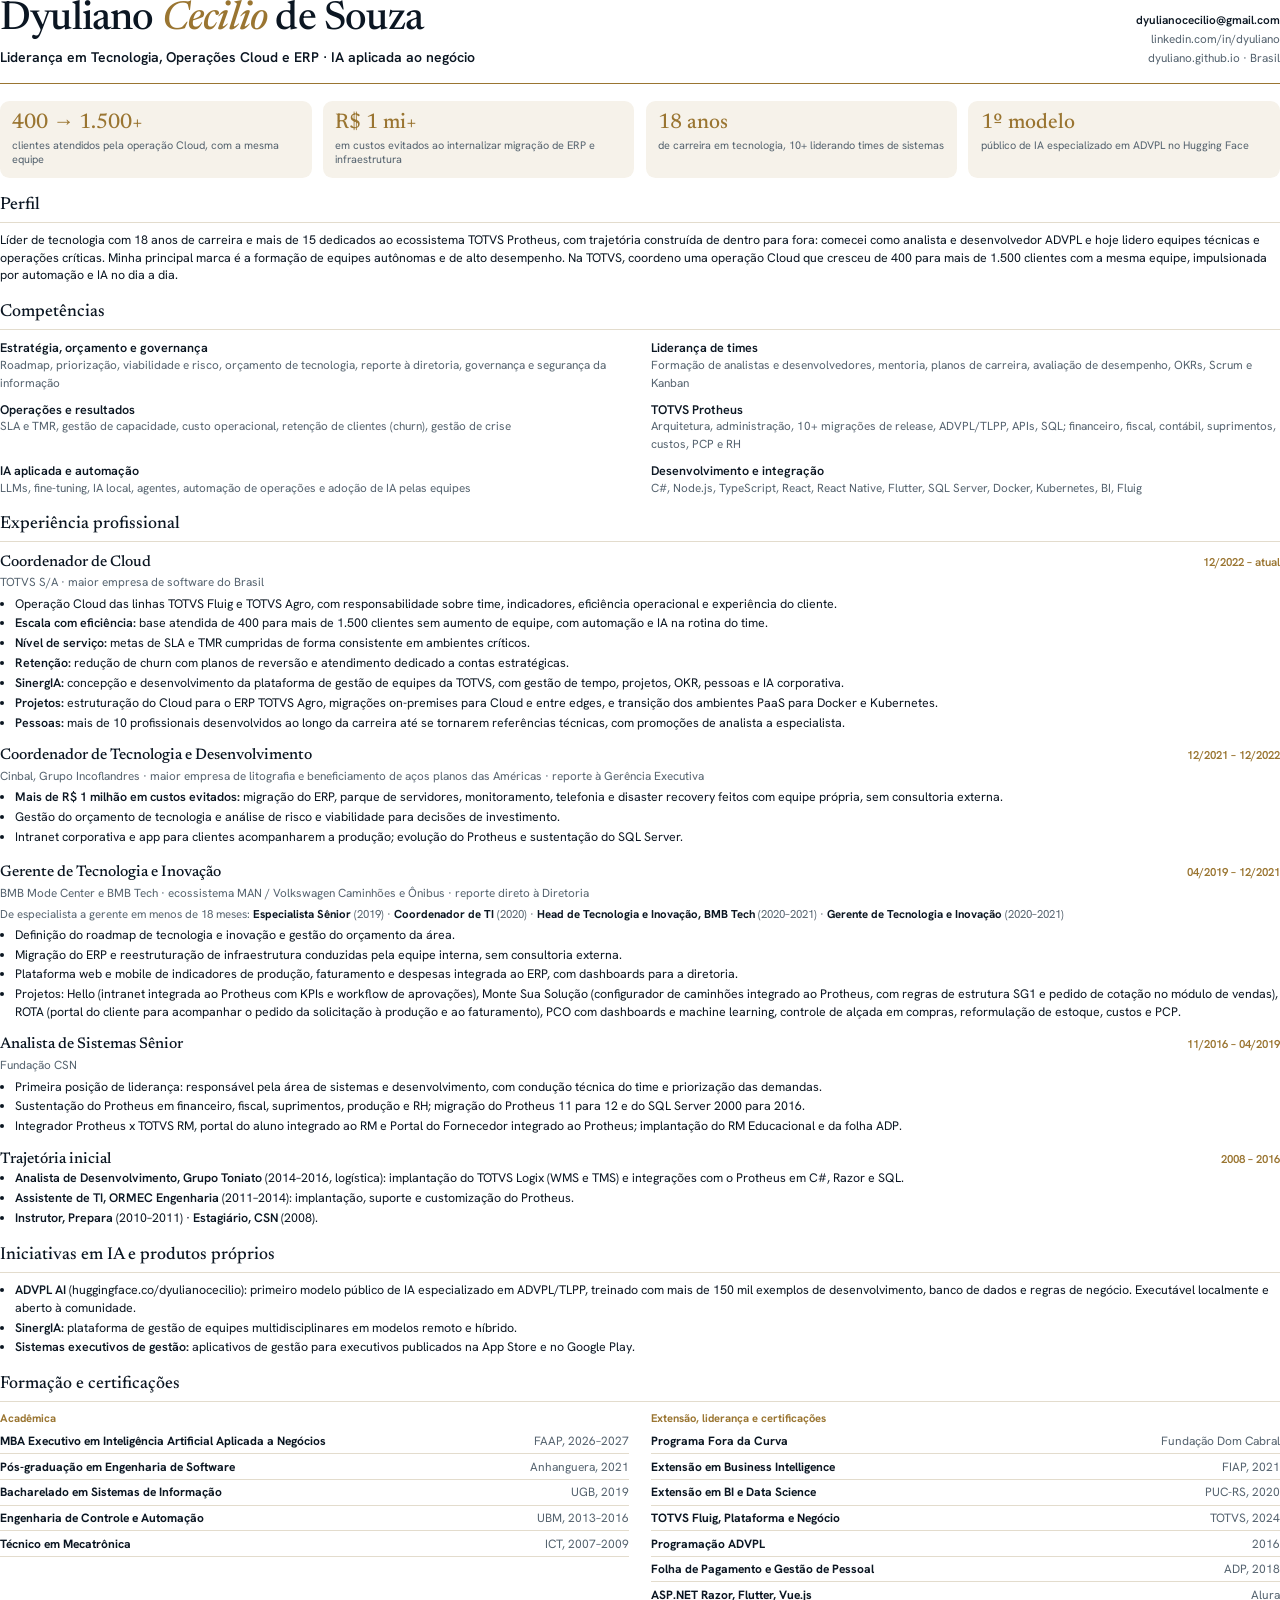
<file: tools/cv-pt.html>
<!doctype html>
<html lang="pt-BR">
<head>
<meta charset="utf-8">
<title>Dyuliano Cecilio de Souza — Currículo</title>
<link href="https://fonts.googleapis.com/css2?family=Newsreader:ital,opsz,wght@0,6..72,400..600;1,6..72,400..500&family=Hanken+Grotesk:wght@400;500;600;700&display=swap" rel="stylesheet">
<link rel="stylesheet" href="cv.css">
</head>
<body>
<header>
  <div>
    <h1>Dyuliano <em>Cecilio</em> de Souza</h1>
    <div class="title">Liderança em Tecnologia, Operações Cloud e ERP · IA aplicada ao negócio</div>
  </div>
  <div class="contact">
    <b><a href="mailto:dyulianocecilio@gmail.com">dyulianocecilio@gmail.com</a></b><br>
    <a href="https://www.linkedin.com/in/dyuliano/">linkedin.com/in/dyuliano</a><br>
    <a href="https://dyuliano.github.io/">dyuliano.github.io</a> · Brasil
  </div>
</header>

<div class="metrics">
  <div class="metric"><b>400 → 1.500+</b><span>clientes atendidos pela operação Cloud, com a mesma equipe</span></div>
  <div class="metric"><b>R$ 1 mi+</b><span>em custos evitados ao internalizar migração de ERP e infraestrutura</span></div>
  <div class="metric"><b>18 anos</b><span>de carreira em tecnologia, 10+ liderando times de sistemas</span></div>
  <div class="metric"><b>1º modelo</b><span>público de IA especializado em ADVPL no Hugging Face</span></div>
</div>

<section>
  <h2>Perfil</h2>
  <p>Líder de tecnologia com 18 anos de carreira e mais de 15 dedicados ao ecossistema TOTVS Protheus, com trajetória construída de dentro para fora: comecei como analista e desenvolvedor ADVPL e hoje lidero equipes técnicas e operações críticas. Minha principal marca é a formação de equipes autônomas e de alto desempenho. Na TOTVS, coordeno uma operação Cloud que cresceu de 400 para mais de 1.500 clientes com a mesma equipe, impulsionada por automação e IA no dia a dia.</p>
</section>

<section>
  <h2>Competências</h2>
  <div class="cols">
    <div class="skill"><b>Estratégia, orçamento e governança</b><span>Roadmap, priorização, viabilidade e risco, orçamento de tecnologia, reporte à diretoria, governança e segurança da informação</span></div>
    <div class="skill"><b>Liderança de times</b><span>Formação de analistas e desenvolvedores, mentoria, planos de carreira, avaliação de desempenho, OKRs, Scrum e Kanban</span></div>
    <div class="skill"><b>Operações e resultados</b><span>SLA e TMR, gestão de capacidade, custo operacional, retenção de clientes (churn), gestão de crise</span></div>
    <div class="skill"><b>TOTVS Protheus</b><span>Arquitetura, administração, 10+ migrações de release, ADVPL/TLPP, APIs, SQL; financeiro, fiscal, contábil, suprimentos, custos, PCP e RH</span></div>
    <div class="skill"><b>IA aplicada e automação</b><span>LLMs, fine-tuning, IA local, agentes, automação de operações e adoção de IA pelas equipes</span></div>
    <div class="skill"><b>Desenvolvimento e integração</b><span>C#, Node.js, TypeScript, React, React Native, Flutter, SQL Server, Docker, Kubernetes, BI, Fluig</span></div>
  </div>
</section>

<section>
  <h2>Experiência profissional</h2>

  <div class="job">
    <div class="job-h"><h3>Coordenador de Cloud</h3><span class="when">12/2022 – atual</span></div>
    <div class="org">TOTVS S/A · maior empresa de software do Brasil</div>
    <ul>
      <li>Operação Cloud das linhas TOTVS Fluig e TOTVS Agro, com responsabilidade sobre time, indicadores, eficiência operacional e experiência do cliente.</li>
      <li><b>Escala com eficiência:</b> base atendida de 400 para mais de 1.500 clientes sem aumento de equipe, com automação e IA na rotina do time.</li>
      <li><b>Nível de serviço:</b> metas de SLA e TMR cumpridas de forma consistente em ambientes críticos.</li>
      <li><b>Retenção:</b> redução de churn com planos de reversão e atendimento dedicado a contas estratégicas.</li>
      <li><b>SinergIA:</b> concepção e desenvolvimento da plataforma de gestão de equipes da TOTVS, com gestão de tempo, projetos, OKR, pessoas e IA corporativa.</li>
      <li><b>Projetos:</b> estruturação do Cloud para o ERP TOTVS Agro, migrações on-premises para Cloud e entre edges, e transição dos ambientes PaaS para Docker e Kubernetes.</li>
      <li><b>Pessoas:</b> mais de 10 profissionais desenvolvidos ao longo da carreira até se tornarem referências técnicas, com promoções de analista a especialista.</li>
    </ul>
  </div>

  <div class="job">
    <div class="job-h"><h3>Coordenador de Tecnologia e Desenvolvimento</h3><span class="when">12/2021 – 12/2022</span></div>
    <div class="org">Cinbal, Grupo Incoflandres · maior empresa de litografia e beneficiamento de aços planos das Américas · reporte à Gerência Executiva</div>
    <ul>
      <li><b>Mais de R$ 1 milhão em custos evitados:</b> migração do ERP, parque de servidores, monitoramento, telefonia e disaster recovery feitos com equipe própria, sem consultoria externa.</li>
      <li>Gestão do orçamento de tecnologia e análise de risco e viabilidade para decisões de investimento.</li>
      <li>Intranet corporativa e app para clientes acompanharem a produção; evolução do Protheus e sustentação do SQL Server.</li>
    </ul>
  </div>
</section>

<section>
  <div class="job">
    <div class="job-h"><h3>Gerente de Tecnologia e Inovação</h3><span class="when">04/2019 – 12/2021</span></div>
    <div class="org">BMB Mode Center e BMB Tech · ecossistema MAN / Volkswagen Caminhões e Ônibus · reporte direto à Diretoria</div>
    <p class="ladder">De especialista a gerente em menos de 18 meses: <b>Especialista Sênior</b> (2019) · <b>Coordenador de TI</b> (2020) · <b>Head de Tecnologia e Inovação, BMB Tech</b> (2020–2021) · <b>Gerente de Tecnologia e Inovação</b> (2020–2021)</p>
    <ul>
      <li>Definição do roadmap de tecnologia e inovação e gestão do orçamento da área.</li>
      <li>Migração do ERP e reestruturação de infraestrutura conduzidas pela equipe interna, sem consultoria externa.</li>
      <li>Plataforma web e mobile de indicadores de produção, faturamento e despesas integrada ao ERP, com dashboards para a diretoria.</li>
      <li>Projetos: Hello (intranet integrada ao Protheus com KPIs e workflow de aprovações), Monte Sua Solução (configurador de caminhões integrado ao Protheus, com regras de estrutura SG1 e pedido de cotação no módulo de vendas), ROTA (portal do cliente para acompanhar o pedido da solicitação à produção e ao faturamento), PCO com dashboards e machine learning, controle de alçada em compras, reformulação de estoque, custos e PCP.</li>
    </ul>
  </div>

  <div class="job">
    <div class="job-h"><h3>Analista de Sistemas Sênior</h3><span class="when">11/2016 – 04/2019</span></div>
    <div class="org">Fundação CSN</div>
    <ul>
      <li>Primeira posição de liderança: responsável pela área de sistemas e desenvolvimento, com condução técnica do time e priorização das demandas.</li>
      <li>Sustentação do Protheus em financeiro, fiscal, suprimentos, produção e RH; migração do Protheus 11 para 12 e do SQL Server 2000 para 2016.</li>
      <li>Integrador Protheus x TOTVS RM, portal do aluno integrado ao RM e Portal do Fornecedor integrado ao Protheus; implantação do RM Educacional e da folha ADP.</li>
    </ul>
  </div>

  <div class="job">
    <div class="job-h"><h3>Trajetória inicial</h3><span class="when">2008 – 2016</span></div>
    <ul>
      <li><b>Analista de Desenvolvimento, Grupo Toniato</b> (2014–2016, logística): implantação do TOTVS Logix (WMS e TMS) e integrações com o Protheus em C#, Razor e SQL.</li>
      <li><b>Assistente de TI, ORMEC Engenharia</b> (2011–2014): implantação, suporte e customização do Protheus.</li>
      <li><b>Instrutor, Prepara</b> (2010–2011) · <b>Estagiário, CSN</b> (2008).</li>
    </ul>
  </div>
</section>

<section>
  <h2>Iniciativas em IA e produtos próprios</h2>
  <ul>
    <li><b>ADVPL AI</b> (huggingface.co/dyulianocecilio): primeiro modelo público de IA especializado em ADVPL/TLPP, treinado com mais de 150 mil exemplos de desenvolvimento, banco de dados e regras de negócio. Executável localmente e aberto à comunidade.</li>
    <li><b>SinergIA:</b> plataforma de gestão de equipes multidisciplinares em modelos remoto e híbrido.</li>
    <li><b>Sistemas executivos de gestão:</b> aplicativos de gestão para executivos publicados na App Store e no Google Play.</li>
  </ul>
</section>

<section>
  <h2>Formação e certificações</h2>
  <div class="edu">
    <div class="col"><h4>Acadêmica</h4><div><b>MBA Executivo em Inteligência Artificial Aplicada a Negócios</b><span>FAAP, 2026–2027</span></div><div><b>Pós-graduação em Engenharia de Software</b><span>Anhanguera, 2021</span></div><div><b>Bacharelado em Sistemas de Informação</b><span>UGB, 2019</span></div><div><b>Engenharia de Controle e Automação</b><span>UBM, 2013–2016</span></div><div><b>Técnico em Mecatrônica</b><span>ICT, 2007–2009</span></div></div>
    <div class="col"><h4>Extensão, liderança e certificações</h4><div><b>Programa Fora da Curva</b><span>Fundação Dom Cabral</span></div><div><b>Extensão em Business Intelligence</b><span>FIAP, 2021</span></div><div><b>Extensão em BI e Data Science</b><span>PUC-RS, 2020</span></div><div><b>TOTVS Fluig, Plataforma e Negócio</b><span>TOTVS, 2024</span></div><div><b>Programação ADVPL</b><span>2016</span></div><div><b>Folha de Pagamento e Gestão de Pessoal</b><span>ADP, 2018</span></div><div><b>ASP.NET Razor, Flutter, Vue.js</b><span>Alura</span></div></div>
  </div>
</section>
</body>
</html>
</file>
<file: assets/theme-exec.css>
/* Tema Executivo: corporativo, sóbrio, IBM Plex */
:root{
  --font-display:"IBM Plex Sans",system-ui,-apple-system,"Segoe UI",sans-serif;
  --font-body:"IBM Plex Sans",system-ui,-apple-system,"Segoe UI",sans-serif;
  --font-mono:"IBM Plex Mono",ui-monospace,Menlo,monospace;
  --display-weight:700;
  --display-tracking:-.025em;

  --bg:#F4F6F9;
  --surface:#FFFFFF;
  --surface-2:#F4F6F9;
  --surface-alt:#FFFFFF;
  --hero-bg:#FFFFFF;
  --ink:#0E1726;
  --ink-2:#2F3A4A;
  --muted:#5B6675;
  --muted-2:#97A2B1;
  --accent:#1F5FE8;
  --accent-text:#1A52CC;
  --accent-border:#1F5FE8;
  --on-accent:#FFFFFF;
  --link:#1A52CC;
  --link-hover:#123C99;
  --focus:#1F5FE8;
  --live:#16A34A;
  --live-halo:rgba(22,163,74,.16);
  --hover-bg:#EEF2F7;
  --track:#E6EBF1;
  --track-border:0;

  --radius:10px;
  --radius-sm:8px;
  --radius-xs:4px;
  --radius-pill:999px;
  --hair:1px solid #E3E8EE;
  --card-border:1px solid #DFE5EC;
  --shadow:0 1px 2px rgba(14,23,38,.05),0 8px 24px -12px rgba(14,23,38,.12);
  --shadow-sm:0 1px 2px rgba(14,23,38,.05);
  --section-border:1px solid #E3E8EE;
  --grid-gap:16px;

  --nav-bg:rgba(255,255,255,.88);
  --nav-border:1px solid #E3E8EE;
  --mark-bg:#0E1726;
  --mark-ink:#FFFFFF;
  --mark-border:0;
  --chip-border:1px solid #D5DCE5;
  --menu-active-bg:#EAF0FD;
  --menu-active-ink:#1A52CC;

  --btn-border:1px solid transparent;
  --btn-primary-bg:#0E1726;
  --btn-primary-hover:#1F2B3F;
  --btn-primary-ink:#FFFFFF;
  --btn-shadow:none;
  --btn-shadow-ghost:inset 0 0 0 1px #CCD4DE;
  --press:translateY(1px);

  --avatar-border:3px solid #FFFFFF;
  --avatar-shadow:0 0 0 1px #DFE5EC,0 8px 20px -8px rgba(14,23,38,.35);

  --kicker-ink:#1A52CC;
  --kicker-bg:#EAF0FD;
  --kicker-border:0;
  --tag-bg:#F1F4F8;
  --tag-ink:#2F3A4A;
  --tag-border:1px solid #E1E7EE;

  --kpi-bg:#0E1726;
  --kpi-ink:#FFFFFF;
  --kpi-muted:#A9B4C3;
  --kpi-accent:#7EA6FF;
  --kpi-card-bg:transparent;
  --kpi-card-border:0;
  --kpi-radius:0;
  --kpi-shadow:none;
  --kpi-divider:1px solid #26324A;
  --kpi-gap:0;
  --kpi-pad:8px;

  --dot-base:#97A2B1;
  --dot-new:#1F5FE8;
  --dot-empty:rgba(14,23,38,.07);
  --team:#0E1726;
  --team-ink:#FFFFFF;
  --ratio-bg:#EAF0FD;
  --ratio-ink:#0E1726;
  --ratio-border:0;

  --ic-bg:#EAF0FD;
  --ic-ink:#1A52CC;
  --ic-border:0;

  --rail-w:2px;
  --rail-bg:#DCE3EB;
  --pin:#0E1726;
  --bullet-radius:2px;

  --table-top:2px solid #0E1726;
  --table-bg:#FFFFFF;
  --table-radius:0 0 10px 10px;
  --table-side:1px solid #DFE5EC;
  --table-shadow:0 1px 2px rgba(14,23,38,.05);
  --hl-border:1px solid #1F5FE8;

  --term-border:1px solid #1E293B;
  --term-shadow:0 20px 40px -24px rgba(14,23,38,.5);

  --foot-bg:#0E1726;
  --foot-ink:#FFFFFF;
  --foot-muted:#A9B4C3;
  --foot-line:#26324A;

  --intro-bg:#0E1726;
  --intro-ink:#FFFFFF;
  --intro-track:#26324A;
  --intro-fill:#1F5FE8;
}
:root{--hl:rgba(31,95,232,.16);--lift:translateY(-3px);--shadow-lift:0 2px 4px rgba(14,23,38,.06),0 18px 36px -16px rgba(14,23,38,.28);--row-hover:#F6F8FB}
:root{--flag-bg:#0E1726;--flag-ink:#FFFFFF;--flag-muted:#B4BFCD;--flag-border:0;--flag-shadow:0 24px 48px -24px rgba(14,23,38,.55);--flag-badge-bg:#1F5FE8;--flag-badge-ink:#FFFFFF;--flag-badge-border:0;--flag-chip-border:1px solid #33415C;--flag-tile:#16223A;--flag-tile-ink:#FFFFFF;--flag-tile-muted:#A9B4C3;--flag-tile-border:1px solid #26324A}
</file>
<file: assets/motion.css>
/* Movimento e personalidade. Só transform, opacity, clip-path e filter.
   Curvas fortes de ease-out; tudo desliga com prefers-reduced-motion. */
@property --ring{syntax:'<number>';inherits:false;initial-value:0}
:root{
  --ease-out:cubic-bezier(.23,1,.32,1);
  --ease-io:cubic-bezier(.77,0,.175,1);
}

/* ---------- hero ---------- */
.hero h1 span{clip-path:inset(0 0 100% 0);transform:translateY(35%);transition:clip-path .9s var(--ease-out),transform .9s var(--ease-out)}
.hero h1 span:last-child{transition-delay:.1s}
.ready .hero h1 span{clip-path:inset(-12% -6% -24% -6%);transform:none}
[data-in]{opacity:0;transform:translateY(14px);filter:blur(4px);transition:opacity .7s var(--ease-out),transform .7s var(--ease-out),filter .7s var(--ease-out);transition-delay:calc(.3s + var(--i,0) * 80ms)}
.ready [data-in]{opacity:1;transform:none;filter:none}
.profile[data-in]{transform:translateY(18px) scale(.97)}
.ready .profile[data-in]{transform:none}
.avatar{position:relative;overflow:visible}
.avatar img{border-radius:50%}
.avatar .ring{position:absolute;inset:-7px;border-radius:50%;background:conic-gradient(var(--accent) calc(var(--ring) * 1%),transparent 0);-webkit-mask:radial-gradient(farthest-side,transparent calc(100% - 3px),#000 calc(100% - 3px));mask:radial-gradient(farthest-side,transparent calc(100% - 3px),#000 calc(100% - 3px));transition:--ring 1.6s var(--ease-io) .9s;pointer-events:none}
.ready .avatar .ring{--ring:100}
.facts > div{opacity:0;transform:translateX(10px);transition:opacity .5s var(--ease-out),transform .5s var(--ease-out);transition-delay:calc(1s + var(--i,0) * 70ms)}
.ready .facts > div{opacity:1;transform:none}

/* barra de carreira com marcador de ano */
.career .track{position:relative;overflow:visible}
.career .track i{transition:none;border-radius:inherit}
.career .rider{position:absolute;top:50%;left:0;width:18px;height:18px;margin:-9px 0 0 -9px;border-radius:50%;background:var(--surface);border:3px solid var(--accent);box-shadow:var(--shadow-sm)}
.career .rider b{position:absolute;bottom:calc(100% + 8px);left:50%;transform:translateX(-50%);font-family:var(--font-mono);font-size:12px;font-weight:700;padding:3px 7px;border-radius:6px;background:var(--ink);color:var(--surface);white-space:nowrap;font-variant-numeric:tabular-nums}
.career .ticks span{transition:color .3s ease,opacity .3s ease;opacity:.55}
.career .ticks span.on{opacity:1;color:var(--ink);font-weight:600}

/* ---------- títulos de seção ---------- */
.sec-head .kicker{opacity:0;transform:scale(.92);transition:opacity .5s var(--ease-out),transform .5s var(--ease-out)}
.sec-head h2{clip-path:inset(0 0 100% 0);transform:translateY(28%);transition:clip-path .9s var(--ease-out) .08s,transform .9s var(--ease-out) .08s}
.sec-head > p{opacity:0;transform:translateY(10px);transition:opacity .7s var(--ease-out) .25s,transform .7s var(--ease-out) .25s}
.sec-head.in .kicker,.sec-head.in > p{opacity:1;transform:none}
.sec-head.in h2{clip-path:inset(-10% -4% -20% -4%);transform:none}
.sec-head.reveal{opacity:1;transform:none}

/* ---------- entrada em sequência ---------- */
[data-stagger] > *{opacity:0;transform:translateY(16px);transition:opacity .6s var(--ease-out),transform .6s var(--ease-out),box-shadow .25s ease;transition-delay:calc(var(--i,0) * 70ms)}
[data-stagger].in > *{opacity:1;transform:none}
[data-stagger].in > *:hover{transition-delay:0s}

/* marca-texto no resumo */
.summary mark{color:inherit;background:linear-gradient(var(--hl),var(--hl)) no-repeat 0 88% / 0% 42%;transition:background-size 1.1s var(--ease-io);padding:0 .08em;border-radius:2px}
.summary .txt.in mark{background-size:100% 42%}
.summary .txt.in p:nth-child(1) mark{transition-delay:.3s}
.summary .txt.in p:nth-child(2) mark{transition-delay:.7s}
.summary .txt.in p:nth-child(3) mark{transition-delay:1.1s}

/* indicadores */
.kpi .n{display:inline-block}
.kpis.in .kpi .n{animation:kpiPop .6s var(--ease-out) both;animation-delay:calc(var(--i,0) * 90ms + .1s)}
@keyframes kpiPop{from{transform:translateY(10px);opacity:0}to{transform:none;opacity:1}}
.kpi .bar{display:block;height:3px;margin-top:14px;background:var(--kpi-accent);transform:scaleX(0);transform-origin:left;transition:transform 1.2s var(--ease-io);transition-delay:calc(var(--i,0) * 90ms + .3s);border-radius:2px}
.kpis.in .kpi .bar{transform:scaleX(1)}

/* liderança: ícones se desenham */
.pillar .ic svg *{stroke-dasharray:1;stroke-dashoffset:1;transition:stroke-dashoffset 1.1s var(--ease-io);transition-delay:calc(var(--i,0) * 90ms + .35s)}
.pillars.in .pillar .ic svg *{stroke-dashoffset:0}
.pillar,.prod,.deg{transition:transform .25s var(--ease-out),box-shadow .25s var(--ease-out)}
@media (hover:hover) and (pointer:fine){
  .pillar:hover,.prod:hover,.deg:hover{transform:var(--lift)}
  .pillar:hover,.prod:hover{box-shadow:var(--shadow-lift)}
}

/* empresas em movimento contínuo */
.cos{padding:16px 0;-webkit-mask:linear-gradient(90deg,transparent,#000 8%,#000 92%,transparent);mask:linear-gradient(90deg,transparent,#000 8%,#000 92%,transparent)}
.cos .track{display:flex;width:max-content;animation:cos 48s linear infinite}
.cos .track ul{flex-wrap:nowrap;justify-content:flex-start;padding-right:32px}
.cos:hover .track{animation-play-state:paused}
@keyframes cos{to{transform:translateX(-50%)}}

/* trajetória */
.job{opacity:0;transform:translateX(28px);transition:opacity .7s var(--ease-out),transform .7s var(--ease-out),box-shadow .25s ease}
.job.in{opacity:1;transform:none}
.job .yr{opacity:0;transform:translateY(8px);transition:opacity .6s var(--ease-out) .15s,transform .6s var(--ease-out) .15s}
.job.in .yr{opacity:1;transform:none}
.job ul li{opacity:0;transform:translateY(8px);transition:opacity .5s var(--ease-out),transform .5s var(--ease-out);transition-delay:calc(.35s + var(--i,0) * 90ms)}
.job.in ul li{opacity:1;transform:none}
.ladder span{opacity:.3;transition:opacity .35s ease,transform .35s var(--ease-out);transition-delay:calc(.45s + var(--i,0) * 320ms)}
.job.in .ladder span{opacity:1}
.job.in .ladder span.top{animation:promo .6s var(--ease-out) both;animation-delay:calc(.45s + var(--i,0) * 320ms)}
@keyframes promo{0%{transform:scale(.92);opacity:.3}60%{transform:scale(1.06);opacity:1}100%{transform:scale(1);opacity:1}}
.ladder span:not(:last-child)::after{content:"";display:inline-block;width:0;height:0;margin-left:6px;border-left:5px solid currentColor;border-top:4px solid transparent;border-bottom:4px solid transparent;vertical-align:1px;opacity:.6}

/* projetos */
.prow{position:relative}
.prow::before{content:"";position:absolute;left:0;top:0;bottom:0;width:3px;background:var(--accent);transform:scaleY(0);transform-origin:top;transition:transform .25s var(--ease-out)}
@media (hover:hover) and (pointer:fine){
  .prow{transition:background .2s ease}
  .prow:hover{background:var(--row-hover)}
  .prow:hover::before{transform:scaleY(1)}
}

/* formação: progresso do MBA */
.mba{margin-top:12px}
.mba .tr{height:8px;border-radius:999px;background:var(--track);border:var(--track-border);overflow:hidden}
.mba .tr i{display:block;height:100%;width:0;background:var(--accent);transition:width 1.6s var(--ease-io) .4s;border-radius:inherit}
.mba span{display:block;font-family:var(--font-mono);font-size:12px;color:var(--muted);margin-top:6px}
.deg.hl .st{animation:pulse 2.4s ease-in-out infinite}
@keyframes pulse{0%,100%{box-shadow:0 0 0 0 var(--live-halo)}50%{box-shadow:0 0 0 6px transparent}}

/* ---------- currículo para download ---------- */
.cv-sec .cv-card{display:grid;grid-template-columns:minmax(0,1.2fr) minmax(0,.8fr);gap:clamp(24px,4vw,56px);align-items:center;background:var(--surface);border:var(--card-border);border-radius:var(--radius);box-shadow:var(--shadow);padding:clamp(22px,3.5vw,44px)}
.cv-card h2{font-size:clamp(28px,3.6vw,42px);margin-bottom:12px}
.cv-card .lead{color:var(--ink-2);margin-bottom:22px;max-width:36em}
.cv-points{list-style:none;margin:0 0 26px;padding:0;display:grid;gap:10px}
.cv-points li{display:flex;gap:10px;align-items:flex-start;font-size:15px;color:var(--ink-2)}
.cv-points svg{flex:none;width:18px;height:18px;color:var(--accent);margin-top:3px}
.cv-actions{display:flex;flex-wrap:wrap;gap:12px;align-items:center}
.cv-actions .alt{font-size:14px;font-weight:600}
.cv-preview{position:relative;justify-self:center;width:min(100%,300px);perspective:1200px}
.cv-preview .sheet{display:block;border-radius:6px;overflow:hidden;border:var(--card-border);box-shadow:var(--shadow-lift);transform:rotate(-2.5deg) translateY(0);transition:transform .5s var(--ease-out);background:#fff}
.cv-preview .sheet.back{position:absolute;inset:0;transform:rotate(4deg) translate(14px,10px);opacity:.9;z-index:-1}
.cv-preview img{width:100%;height:auto}
@media (hover:hover) and (pointer:fine){.cv-preview:hover .sheet:not(.back){transform:rotate(0) translateY(-6px)}}
.cv-sec.in .cv-preview .sheet:not(.back){animation:sheetIn .9s var(--ease-out) both .15s}
@keyframes sheetIn{from{opacity:0;transform:rotate(-8deg) translateY(30px)}to{opacity:1;transform:rotate(-2.5deg) translateY(0)}}

/* botão de download: confirmação */
.btn .lbl{display:inline-grid}
.btn .lbl > span{grid-area:1/1;transition:opacity .2s ease,filter .2s ease,transform .2s var(--ease-out)}
.btn .lbl .done{opacity:0;filter:blur(3px);transform:translateY(6px)}
.btn.downloaded .lbl .go{opacity:0;filter:blur(3px);transform:translateY(-6px)}
.btn.downloaded .lbl .done{opacity:1;filter:none;transform:none}
.btn:active{transform:scale(.97)}

/* botão flutuante no celular */
.fab{position:fixed;left:50%;bottom:max(16px,env(safe-area-inset-bottom));z-index:55;transform:translate(-50%,140%);transition:transform .45s var(--ease-out);display:none}
.fab.show{transform:translate(-50%,0)}
@media (max-width:640px){
  .fab{display:inline-flex;box-shadow:var(--shadow-lift)}
  .cv-sec .cv-card{grid-template-columns:1fr}
  .cv-preview{width:min(80%,240px);order:-1}
  .cv-actions .btn{flex:1 1 100%}
}

@media (prefers-reduced-motion:reduce){
  .hero h1 span,.sec-head h2{clip-path:none!important;transform:none!important}
  [data-in],[data-stagger] > *,.job,.job .yr,.job ul li,.facts > div,.sec-head .kicker,.sec-head > p,.ladder span{opacity:1!important;transform:none!important;filter:none!important}
  .summary mark{background-size:100% 42%}
  .kpi .bar{transform:none}
  .pillar .ic svg *{stroke-dashoffset:0}
  .avatar .ring{--ring:100}
  .cos .track{animation:none}
  .cos .track ul + ul{display:none}
  .cos .track{width:auto;justify-content:center}
}
@media print{
  .fab,.cv-preview,.cv-sec{display:none!important}
  [data-in],[data-stagger] > *,.job,.job ul li,.ladder span{opacity:1!important;transform:none!important;filter:none!important}
  .hero h1 span,.sec-head h2{clip-path:none!important;transform:none!important}
}
.career .lbl span:last-child{opacity:0}
</file>
<file: assets/theme-neo.css>
/* Tema Neo brutalista: linguagem do Pulse (tinta, bordas 2px, sombra sólida deslocada) */
:root{
  --font-display:"Epilogue","Plus Jakarta Sans",system-ui,sans-serif;
  --font-body:"Plus Jakarta Sans",system-ui,-apple-system,"Segoe UI",sans-serif;
  --font-mono:"JetBrains Mono",ui-monospace,Menlo,monospace;
  --display-weight:900;
  --display-tracking:-.035em;

  --bg:#FAF9F4;
  --surface:#FFFFFF;
  --surface-2:#FAF9F4;
  --surface-alt:#FFFFFF;
  --hero-bg:#FAF9F4;
  --ink:#1A1A1A;
  --ink-2:#2E2F2A;
  --muted:#4F5049;
  --muted-2:#8C8C84;
  --accent:#1F5FE8;
  --accent-text:#1F5FE8;
  --accent-border:#1A1A1A;
  --on-accent:#FFFFFF;
  --link:#1A1A1A;
  --link-hover:#1F5FE8;
  --focus:#1F5FE8;
  --live:#0E9F6E;
  --live-halo:rgba(14,159,110,.2);
  --hover-bg:#FDD828;
  --track:#FFFFFF;
  --track-border:2px solid #1A1A1A;

  --radius:12px;
  --radius-sm:8px;
  --radius-xs:6px;
  --radius-pill:999px;
  --hair:2px solid #1A1A1A;
  --card-border:2px solid #1A1A1A;
  --shadow:5px 5px 0 0 #1A1A1A;
  --shadow-sm:3px 3px 0 0 #1A1A1A;
  --section-border:2px solid #1A1A1A;
  --grid-gap:18px;

  --nav-bg:#FAF9F4;
  --nav-border:2px solid #1A1A1A;
  --mark-bg:#FDD828;
  --mark-ink:#1A1A1A;
  --mark-border:2px solid #1A1A1A;
  --chip-border:2px solid #1A1A1A;
  --menu-active-bg:#1A1A1A;
  --menu-active-ink:#FAF9F4;

  --btn-border:2px solid #1A1A1A;
  --btn-primary-bg:#1F5FE8;
  --btn-primary-hover:#1A52CC;
  --btn-primary-ink:#FFFFFF;
  --btn-shadow:4px 4px 0 0 #1A1A1A;
  --btn-shadow-ghost:4px 4px 0 0 #1A1A1A;
  --press:translate(3px,3px);

  --avatar-border:2px solid #1A1A1A;
  --avatar-shadow:4px 4px 0 0 #1A1A1A;

  --kicker-ink:#1A1A1A;
  --kicker-bg:#FDD828;
  --kicker-border:2px solid #1A1A1A;
  --tag-bg:#FFFFFF;
  --tag-ink:#1A1A1A;
  --tag-border:1.5px solid #1A1A1A;

  --kpi-bg:#FAF9F4;
  --kpi-ink:#1A1A1A;
  --kpi-muted:#4F5049;
  --kpi-accent:#1F5FE8;
  --kpi-card-bg:#FFFFFF;
  --kpi-card-border:2px solid #1A1A1A;
  --kpi-radius:12px;
  --kpi-shadow:5px 5px 0 0 #1A1A1A;
  --kpi-divider:2px solid #1A1A1A;
  --kpi-gap:18px;
  --kpi-pad:40px;

  --dot-base:#1A1A1A;
  --dot-new:#1F5FE8;
  --dot-empty:rgba(26,26,26,.08);
  --team:#FDD828;
  --team-ink:#1A1A1A;
  --ratio-bg:#FDD828;
  --ratio-ink:#1A1A1A;
  --ratio-border:2px solid #1A1A1A;

  --ic-bg:#FDD828;
  --ic-ink:#1A1A1A;
  --ic-border:2px solid #1A1A1A;

  --rail-w:4px;
  --rail-bg:#1A1A1A;
  --pin:#1A1A1A;
  --bullet-radius:0;

  --table-top:2px solid #1A1A1A;
  --table-bg:#FFFFFF;
  --table-radius:12px;
  --table-side:2px solid #1A1A1A;
  --table-shadow:5px 5px 0 0 #1A1A1A;
  --hl-border:2px solid #1A1A1A;

  --term-border:2px solid #1A1A1A;
  --term-shadow:6px 6px 0 0 #1A1A1A;

  --foot-bg:#1A1A1A;
  --foot-ink:#FAF9F4;
  --foot-muted:#C9C8BF;
  --foot-line:#3A3B35;

  --intro-bg:#FDD828;
  --intro-ink:#1A1A1A;
  --intro-track:#FFFFFF;
  --intro-fill:#1A1A1A;
}
/* toques próprios do Neo */
.kpi + .kpi{border-left:var(--kpi-card-border)}
.kpi:nth-child(4){background:#1F5FE8;color:#FFFFFF}
.kpi:nth-child(4) p,.kpi:nth-child(4) .n small{color:#FFFFFF}
.ratio{box-shadow:3px 3px 0 0 #1A1A1A}
.deg.hl{background:#FDD828}
.deg.hl .inst,.deg.hl .when{color:#1A1A1A}
.prod:nth-child(1){background:#FDD828}
.prod:nth-child(1) .badge{background:#FFFFFF}
.hero h1 span:last-child{background:#1F5FE8;color:#FFFFFF;padding:0 .16em .06em;border:2px solid #1A1A1A;border-radius:12px;box-shadow:6px 6px 0 0 #1A1A1A;margin-top:.08em}
.menu a:hover{color:#1A1A1A}
.btn:hover{box-shadow:2px 2px 0 0 #1A1A1A;transform:translate(2px,2px)}
.links a:hover{background:#FDD828}
.cos{background:#1A1A1A}
.cos li{color:#FAF9F4}
.cos li:nth-child(odd){color:#FDD828}
.kpis{border-bottom:var(--section-border)}
@media (max-width:900px){.kpi:nth-child(3){border-left:var(--kpi-card-border)}}
@media (max-width:380px){.kpi + .kpi{border-left:var(--kpi-card-border)}}
.job .pin{width:20px;height:20px;border:3px solid #1A1A1A;background:#FFFFFF;margin-left:-2px;margin-top:-2px}
.job.in .pin{background:#FDD828}
.job.now .pin{background:#1F5FE8;border-color:#1A1A1A;box-shadow:3px 3px 0 0 #1A1A1A}
:root{--hl:#FDD828;--lift:translate(-2px,-2px);--shadow-lift:7px 7px 0 0 #1A1A1A;--row-hover:#FFF6C2}
.fab{border:2px solid #1A1A1A}
:root{--flag-bg:#1F5FE8;--flag-ink:#FFFFFF;--flag-muted:#E3EAFF;--flag-border:2px solid #1A1A1A;--flag-shadow:7px 7px 0 0 #1A1A1A;--flag-badge-bg:#FDD828;--flag-badge-ink:#1A1A1A;--flag-badge-border:2px solid #1A1A1A;--flag-chip-border:1.5px solid #FFFFFF;--flag-tile:#FFFFFF;--flag-tile-ink:#1A1A1A;--flag-tile-muted:#4F5049;--flag-tile-border:2px solid #1A1A1A}
.flag-mods li{box-shadow:3px 3px 0 0 #1A1A1A}
.pg-dot{background:#FDD828;border:2px solid #1A1A1A;box-shadow:none}
</file>
<file: tools/cv.css>
@page{size:A4;margin:12mm 15mm 11mm 15mm}
:root{--ink:#0B1622;--muted:#55636f;--brass:#9a7531;--line:#e3dccd;--soft:#f6f2ea}
*{box-sizing:border-box}
html{-webkit-print-color-adjust:exact;print-color-adjust:exact}
body{margin:0;font-family:"Hanken Grotesk",system-ui,sans-serif;font-size:9.3pt;line-height:1.42;color:var(--ink)}
h1,h2,h3{font-family:"Newsreader",Georgia,serif;font-weight:500;margin:0}
a{color:inherit;text-decoration:none}
header{display:grid;grid-template-columns:1fr auto;gap:6mm;align-items:end;padding-bottom:4mm;border-bottom:1.2pt solid var(--brass)}
h1{font-size:30pt;line-height:1;letter-spacing:-.02em}
h1 em{color:var(--brass)}
.title{font-size:10.5pt;font-weight:600;margin-top:2mm}
.contact{text-align:right;font-size:8.8pt;color:var(--muted);line-height:1.6}
.contact b{color:var(--ink);font-weight:600}
.metrics{display:grid;grid-template-columns:repeat(4,1fr);gap:3mm;margin:4.5mm 0 1mm}
.metric{background:var(--soft);border-radius:2.5mm;padding:3mm 3.2mm}
.metric b{display:block;font-family:"Newsreader",serif;font-weight:500;font-size:16pt;line-height:1.05;color:var(--brass)}
.metric span{font-size:8.2pt;color:var(--muted);line-height:1.3;display:block;margin-top:1mm}
section{margin-top:4mm}
h2{font-size:13pt;color:var(--ink);padding-bottom:1.2mm;border-bottom:.6pt solid var(--line);margin-bottom:2.4mm}
p{margin:0 0 2mm}
.cols{display:grid;grid-template-columns:1fr 1fr;gap:2.2mm 6mm}
.skill b{display:block;font-weight:600;font-size:9.4pt}
.skill span{color:var(--muted);font-size:8.8pt}
.job{margin-bottom:3.4mm}
.job-h,.org{break-after:avoid}
.job-h{display:grid;grid-template-columns:1fr auto;gap:4mm;align-items:baseline}
.job h3{font-size:11.5pt}
.when{font-size:8.6pt;color:var(--brass);font-weight:600;white-space:nowrap}
.org{font-size:8.8pt;color:var(--muted);margin:.3mm 0 1.2mm}
ul{margin:0;padding-left:4mm}
li{margin:0 0 .6mm}
li b{font-weight:600}
.ladder{font-size:8.6pt;color:var(--muted);margin:0 0 1.2mm}
.ladder b{color:var(--ink)}
.edu{display:grid;grid-template-columns:1fr 1fr;gap:1.4mm 6mm;font-size:9pt}
.edu .col{display:grid;gap:1.2mm;align-content:start}
.edu .col div{display:flex;justify-content:space-between;gap:3mm;border-bottom:.5pt solid var(--line);padding-bottom:.8mm}
.edu .col h4{margin:0 0 .4mm;font-size:8.4pt;color:var(--brass);font-weight:700}
.edu span{color:var(--muted);white-space:nowrap}
.page2{break-before:page}
</file>
<file: assets/site.css>
/* Estrutura comum aos dois temas. Cores, fontes, bordas e sombras vêm de theme-*.css */
*,*::before,*::after{box-sizing:border-box}
html{scroll-behavior:smooth;-webkit-text-size-adjust:100%;scroll-padding-top:84px}
body{margin:0;background:var(--bg);color:var(--ink);font-family:var(--font-body);font-size:16.5px;line-height:1.6;-webkit-font-smoothing:antialiased;overflow-x:hidden}
body.loading{overflow:hidden}
img{max-width:100%;display:block}
a{color:var(--link)}
a:hover{color:var(--link-hover)}
:focus-visible{outline:3px solid var(--focus);outline-offset:3px;border-radius:4px}
h1,h2,h3{font-family:var(--font-display);font-weight:var(--display-weight);letter-spacing:var(--display-tracking);margin:0;line-height:1.1}
p{margin:0}
.wrap{max-width:1200px;margin:0 auto;padding:0 clamp(16px,4vw,32px)}
.muted{color:var(--muted)}
.mono{font-family:var(--font-mono)}
.sr{position:absolute;width:1px;height:1px;overflow:hidden;clip:rect(0 0 0 0);white-space:nowrap}

/* ---------- abertura ---------- */
#intro{position:fixed;inset:0;z-index:100;background:var(--intro-bg);color:var(--intro-ink);display:grid;place-items:center;transition:clip-path .9s cubic-bezier(.7,0,.2,1);clip-path:inset(0 0 0 0)}
#intro.done{clip-path:inset(0 0 100% 0)}
#intro .box{text-align:center;padding:0 24px}
#intro .year{font-family:var(--font-display);font-weight:var(--display-weight);font-size:clamp(72px,16vw,180px);letter-spacing:-.04em;line-height:1;font-variant-numeric:tabular-nums}
#intro .bar{width:min(320px,70vw);height:6px;margin:28px auto 14px;background:var(--intro-track);border-radius:3px;overflow:hidden}
#intro .bar i{display:block;height:100%;background:var(--intro-fill);transform-origin:left;transform:scaleX(0)}
#intro .cap{font-size:14px;letter-spacing:.02em;opacity:.8}

/* ---------- topo ---------- */
.progress{position:fixed;top:0;left:0;right:0;height:3px;background:var(--accent);transform-origin:left;transform:scaleX(0);z-index:70}
.top{position:sticky;top:0;z-index:60;background:var(--nav-bg);border-bottom:var(--nav-border);backdrop-filter:saturate(1.4) blur(10px);-webkit-backdrop-filter:saturate(1.4) blur(10px)}
.top .wrap{display:flex;align-items:center;justify-content:space-between;gap:20px;height:68px}
.brand{display:flex;align-items:center;gap:12px;text-decoration:none;color:var(--ink);min-width:0}
.brand .mark{flex:none;width:38px;height:38px;display:grid;place-items:center;font-family:var(--font-display);font-weight:800;font-size:14px;background:var(--mark-bg);color:var(--mark-ink);border:var(--mark-border);border-radius:var(--radius-sm);box-shadow:var(--shadow-sm)}
.brand .nm{display:flex;flex-direction:column;line-height:1.2;min-width:0}
.brand b{font-weight:700;font-size:15.5px;white-space:nowrap}
.brand small{font-size:12.5px;color:var(--muted);white-space:nowrap;overflow:hidden;text-overflow:ellipsis}
.menu{display:flex;gap:4px;list-style:none;margin:0;padding:0}
.menu a{display:block;padding:8px 12px;border-radius:var(--radius-pill);text-decoration:none;color:var(--muted);font-size:14.5px;font-weight:500;transition:color .2s,background .2s}
.menu a:hover{color:var(--ink);background:var(--hover-bg)}
.menu a.active{color:var(--menu-active-ink);background:var(--menu-active-bg)}
.tools{display:flex;align-items:center;gap:10px}
.lang{font-family:var(--font-mono);font-size:12.5px;font-weight:700;text-decoration:none;color:var(--ink);padding:7px 11px;border:var(--chip-border);border-radius:var(--radius-pill);background:var(--surface)}
.menu-btn{all:unset;display:none;cursor:pointer;width:42px;height:42px;border-radius:var(--radius-sm);border:var(--chip-border);background:var(--surface);position:relative}
.menu-btn i{position:absolute;left:12px;right:12px;height:2px;background:var(--ink);transition:transform .3s,top .3s}
.menu-btn i:nth-child(1){top:16px}.menu-btn i:nth-child(2){top:24px}
.top.open .menu-btn i:nth-child(1){top:20px;transform:rotate(45deg)}
.top.open .menu-btn i:nth-child(2){top:20px;transform:rotate(-45deg)}

/* ---------- botões ---------- */
.btn{display:inline-flex;align-items:center;justify-content:center;gap:9px;min-height:46px;padding:0 20px;border-radius:var(--radius-sm);font-weight:700;font-size:15px;text-decoration:none;border:var(--btn-border);transition:transform .15s,box-shadow .15s,background .2s,color .2s;white-space:nowrap}
.btn svg{width:17px;height:17px;flex:none}
.btn.primary{background:var(--btn-primary-bg);color:var(--btn-primary-ink);box-shadow:var(--btn-shadow)}
.btn.primary:hover{background:var(--btn-primary-hover);color:var(--btn-primary-ink)}
.btn.ghost{background:var(--surface);color:var(--ink);box-shadow:var(--btn-shadow-ghost)}
.btn.ghost:hover{background:var(--hover-bg);color:var(--ink)}
.btn:active{transform:var(--press)}
.btn.sm{min-height:40px;padding:0 14px;font-size:14px}

/* ---------- hero ---------- */
.hero{padding:clamp(40px,7vw,88px) 0 clamp(36px,5vw,56px);background:var(--hero-bg);border-bottom:var(--section-border)}
.hero-grid{display:grid;grid-template-columns:minmax(0,1fr) 340px;gap:clamp(28px,5vw,64px);align-items:start}
.eyebrow{display:inline-flex;align-items:center;gap:10px;font-size:14px;font-weight:600;color:var(--accent-text);margin-bottom:18px}
.eyebrow .dot{width:9px;height:9px;border-radius:50%;background:var(--live);box-shadow:0 0 0 4px var(--live-halo)}
.hero h1{font-size:clamp(44px,7.4vw,92px);line-height:.98;margin-bottom:20px}
.hero h1 span{display:inline-block}
.hero .title{font-size:clamp(19px,2.1vw,25px);font-weight:600;line-height:1.35;max-width:30em;margin-bottom:16px}
.hero .lede{font-size:clamp(16px,1.35vw,18px);color:var(--muted);max-width:40em;margin-bottom:28px}
.actions{display:flex;flex-wrap:wrap;gap:12px}
.career{margin-top:clamp(28px,4vw,44px);max-width:620px}
.career .lbl{display:flex;justify-content:space-between;gap:12px;font-family:var(--font-mono);font-size:12.5px;color:var(--muted);margin-bottom:8px}
.career .track{height:10px;border-radius:var(--radius-pill);background:var(--track);border:var(--track-border);overflow:hidden}
.career .track i{display:block;height:100%;width:0;background:var(--accent);transition:width 1.8s cubic-bezier(.2,.8,.2,1) .4s}
.ready .career .track i{width:100%}
.career .ticks{display:flex;justify-content:space-between;font-size:12px;color:var(--muted);margin-top:8px}

.profile{background:var(--surface);border:var(--card-border);border-radius:var(--radius);box-shadow:var(--shadow);padding:24px;display:flex;flex-direction:column;gap:18px}
.profile .head{display:flex;align-items:center;gap:16px}
.avatar{flex:none;width:96px;height:96px;border-radius:50%;overflow:hidden;border:var(--avatar-border);box-shadow:var(--avatar-shadow);background:var(--surface-2)}
.avatar img{width:100%;height:100%;object-fit:cover;object-position:50% 38%}
.profile .who b{display:block;font-size:17px;line-height:1.25}
.profile .who span{display:block;font-size:14px;color:var(--muted);margin-top:2px}
.facts{margin:0;display:grid;gap:12px;border-top:var(--hair);padding-top:16px}
.facts div{display:grid;grid-template-columns:96px minmax(0,1fr);gap:10px;font-size:14px}
.facts dt{color:var(--muted)}
.facts dd{margin:0;font-weight:600}
.links{display:flex;flex-wrap:wrap;gap:8px;border-top:var(--hair);padding-top:16px}
.links a{font-size:13.5px;font-weight:600;text-decoration:none;color:var(--ink);padding:7px 11px;border:var(--chip-border);border-radius:var(--radius-pill);background:var(--surface-2)}
.links a:hover{background:var(--hover-bg)}

/* ---------- seções ---------- */
.sec{padding:clamp(56px,8vw,104px) 0;border-bottom:var(--section-border)}
.sec.alt{background:var(--surface-alt)}
.sec-head{display:grid;grid-template-columns:minmax(0,1fr) minmax(0,1.3fr);gap:clamp(16px,4vw,56px);align-items:end;margin-bottom:clamp(28px,4vw,48px)}
.kicker{display:inline-block;font-family:var(--font-mono);font-size:12.5px;font-weight:700;color:var(--kicker-ink);background:var(--kicker-bg);border:var(--kicker-border);border-radius:var(--radius-pill);padding:4px 10px;margin-bottom:12px}
.sec-head h2{font-size:clamp(32px,4.4vw,52px)}
.sec-head p{color:var(--muted);font-size:17px;max-width:38em}
.reveal{opacity:0;transform:translateY(24px);transition:opacity .8s ease,transform .8s cubic-bezier(.2,.8,.2,1)}
.reveal.in{opacity:1;transform:none}

/* resumo */
.summary{display:grid;grid-template-columns:minmax(0,1.5fr) minmax(0,1fr);gap:clamp(24px,5vw,64px);align-items:start}
.summary .txt{display:grid;gap:18px;font-size:17.5px;line-height:1.7}
.summary .txt p:first-child{font-size:clamp(19px,1.7vw,22px);line-height:1.55;color:var(--ink);font-weight:500}
.summary .txt p{color:var(--ink-2)}
.areas{background:var(--surface);border:var(--card-border);border-radius:var(--radius);box-shadow:var(--shadow);padding:22px}
.areas h3{font-size:16px;font-family:var(--font-body);font-weight:700;letter-spacing:0;margin-bottom:14px}
.tags{display:flex;flex-wrap:wrap;gap:8px;list-style:none;margin:0;padding:0}
.tags li{font-size:13.5px;font-weight:600;padding:6px 11px;border-radius:var(--radius-pill);background:var(--tag-bg);color:var(--tag-ink);border:var(--tag-border)}

/* indicadores */
.kpis{background:var(--kpi-bg);color:var(--kpi-ink);border-bottom:var(--section-border)}
.kpi-grid{display:grid;grid-template-columns:repeat(4,minmax(0,1fr));gap:var(--kpi-gap)}
.kpi{padding:28px 22px;background:var(--kpi-card-bg);border:var(--kpi-card-border);border-radius:var(--kpi-radius);box-shadow:var(--kpi-shadow)}
.kpi + .kpi{border-left:var(--kpi-divider)}
.kpi .n{font-family:var(--font-display);font-weight:var(--display-weight);font-size:clamp(32px,3.4vw,44px);line-height:1;letter-spacing:-.02em;font-variant-numeric:tabular-nums}
.kpi .n small{font-size:.5em;margin-left:3px;color:var(--kpi-accent)}
.kpi p{font-size:14px;margin-top:10px;color:var(--kpi-muted)}
.kpis .wrap{padding-top:var(--kpi-pad);padding-bottom:var(--kpi-pad)}

/* impacto */
.big{font-family:var(--font-display);font-weight:var(--display-weight);font-size:clamp(52px,11vw,136px);line-height:.95;letter-spacing:-.045em;white-space:nowrap;font-variant-numeric:tabular-nums;margin-bottom:10px}
.big .from{color:var(--muted-2)}
.big .arr{color:var(--muted);font-size:.45em;vertical-align:.3em;margin:0 .15em;font-weight:500}
.big .to{color:var(--accent-text)}
.big-cap{font-size:clamp(18px,1.8vw,22px);font-weight:700;margin-bottom:clamp(24px,4vw,40px)}
.impact-grid{display:grid;grid-template-columns:minmax(0,1fr) minmax(0,1.35fr);gap:clamp(20px,3vw,32px);align-items:stretch}
.panel{background:var(--surface);border:var(--card-border);border-radius:var(--radius);box-shadow:var(--shadow);padding:clamp(18px,2.4vw,28px)}
.panel.stack{display:flex;flex-direction:column;gap:22px}
.bars{display:grid;gap:14px}
.bar-row{display:grid;grid-template-columns:72px minmax(0,1fr) 56px;gap:12px;align-items:center;font-size:14px;font-weight:600}
.bar-row .tr{height:16px;border-radius:var(--radius-xs);background:var(--track);border:var(--track-border);overflow:hidden;display:flex}
.bar-row .tr i{display:block;height:100%}
.bar-row .base{background:var(--dot-base)}
.bar-row .grow{background:var(--accent);width:0;transition:width .2s linear}
.bar-row .team{background:var(--team);width:26.7%}
.bar-row .v{text-align:right;font-variant-numeric:tabular-nums}
.ratio{display:flex;align-items:baseline;gap:14px;padding:16px 18px;border-radius:var(--radius-sm);background:var(--ratio-bg);color:var(--ratio-ink);border:var(--ratio-border);opacity:.25;transition:opacity .6s}
.ratio.on{opacity:1}
.ratio b{font-family:var(--font-display);font-weight:var(--display-weight);font-size:clamp(36px,4vw,52px);line-height:1}
.ratio span{font-size:14.5px;font-weight:600}
#dots{width:100%;aspect-ratio:16/10;display:block;border-radius:var(--radius-xs)}
.legend{display:flex;flex-wrap:wrap;gap:8px 20px;margin-top:14px;font-size:13px;color:var(--muted)}
.legend span{display:inline-flex;align-items:center;gap:8px}
.legend i{width:10px;height:10px;border-radius:50%;display:inline-block}

/* liderança */
.pillars{display:grid;grid-template-columns:repeat(4,minmax(0,1fr));gap:var(--grid-gap)}
.pillar{background:var(--surface);border:var(--card-border);border-radius:var(--radius);box-shadow:var(--shadow);padding:22px}
.pillar .ic{width:38px;height:38px;border-radius:var(--radius-sm);display:grid;place-items:center;background:var(--ic-bg);color:var(--ic-ink);border:var(--ic-border);margin-bottom:16px}
.pillar .ic svg{width:20px;height:20px}
.pillar h3{font-size:19px;margin-bottom:8px;font-family:var(--font-display)}
.pillar p{font-size:14.5px;color:var(--muted);line-height:1.55}
.pillar ul{list-style:none;margin:14px 0 0;padding:0;display:flex;flex-wrap:wrap;gap:6px}
.pillar li{font-size:12.5px;font-weight:600;padding:4px 9px;border-radius:var(--radius-pill);background:var(--tag-bg);color:var(--tag-ink);border:var(--tag-border)}

/* trajetória */
.tl{--P:clamp(36px,16vw,200px);--R:clamp(14px,14vw,172px);position:relative;padding-left:var(--P)}
.tl .rail{position:absolute;left:var(--R);top:8px;bottom:8px;width:var(--rail-w);background:var(--rail-bg);border-radius:2px}
.tl .rail i{position:absolute;inset:0;background:var(--accent);transform-origin:top;transform:scaleY(0);border-radius:2px}
.job{position:relative;margin-bottom:20px;background:var(--surface);border:var(--card-border);border-radius:var(--radius);box-shadow:var(--shadow);padding:clamp(18px,2.4vw,28px)}
.job:last-child{margin-bottom:0}
.job .pin{position:absolute;left:calc(var(--R) - var(--P) - 8px + var(--rail-w) / 2);top:30px;width:16px;height:16px;border-radius:50%;background:var(--surface);border:3px solid var(--pin);transition:background .4s}
.job.in .pin{background:var(--pin)}
.job.now .pin{background:var(--accent);border-color:var(--accent);box-shadow:0 0 0 5px var(--live-halo)}
.job .yr{position:absolute;right:calc(100% + clamp(40px,4vw,56px));top:22px;text-align:right;font-family:var(--font-display);font-weight:var(--display-weight);font-size:clamp(22px,2.4vw,30px);line-height:1;white-space:nowrap}
.job .yr small{display:block;font-family:var(--font-body);font-weight:500;font-size:13px;color:var(--muted);margin-top:6px;letter-spacing:0}
.job .org{font-size:14px;color:var(--muted);font-weight:600}
.job h3{font-size:clamp(20px,2vw,25px);margin:4px 0 10px}
.job .ctx{color:var(--ink-2);margin-bottom:12px;max-width:52em}
.job ul{margin:0;padding:0;list-style:none;display:grid;gap:8px;max-width:58em}
.job li{position:relative;padding-left:20px;font-size:15.5px;color:var(--ink-2)}
.job li::before{content:"";position:absolute;left:2px;top:.62em;width:8px;height:8px;border-radius:var(--bullet-radius);background:var(--accent)}
.job li b{color:var(--ink);font-weight:700}
.ladder{display:flex;flex-wrap:wrap;gap:6px;margin:0 0 14px}
.ladder span{font-size:12.5px;font-weight:600;padding:4px 10px;border-radius:var(--radius-pill);background:var(--tag-bg);color:var(--tag-ink);border:var(--tag-border)}
.ladder span.top{background:var(--accent);color:var(--on-accent);border-color:var(--accent-border)}

/* projetos */
.plist{border-top:var(--table-top);background:var(--table-bg);border-radius:var(--table-radius);border-left:var(--table-side);border-right:var(--table-side);border-bottom:var(--table-side);box-shadow:var(--table-shadow);overflow:hidden}
.prow{display:grid;grid-template-columns:150px minmax(0,.9fr) minmax(0,1.6fr);gap:20px;align-items:baseline;padding:14px 18px;border-bottom:var(--hair)}
.prow:last-child{border-bottom:0}
.prow .co{font-size:13px;font-weight:600;color:var(--muted)}
.prow .co small{display:block;font-weight:500;font-family:var(--font-mono);font-size:12px}
.prow h3{font-family:var(--font-body);font-size:15.5px;font-weight:700;letter-spacing:0}
.prow p{font-size:14.5px;color:var(--ink-2);line-height:1.5}
.prow a{font-weight:600;white-space:nowrap}
.sub-h{font-size:clamp(20px,2.2vw,26px);margin:clamp(36px,5vw,56px) 0 8px}
.sub-p{color:var(--muted);margin-bottom:20px;max-width:46em}
.products{display:grid;grid-template-columns:repeat(3,minmax(0,1fr));gap:var(--grid-gap)}
.prod{background:var(--surface);border:var(--card-border);border-radius:var(--radius);box-shadow:var(--shadow-sm);padding:16px 18px}
.prod .pt{display:flex;align-items:center;justify-content:space-between;gap:10px;margin-bottom:6px}
.prod h3{font-family:var(--font-body);font-size:16px;font-weight:700;letter-spacing:0}
.prod .badge{font-family:var(--font-mono);font-size:11.5px;font-weight:700;padding:3px 8px;border-radius:var(--radius-pill);background:var(--tag-bg);color:var(--tag-ink);border:var(--tag-border);white-space:nowrap}
.prod p{font-size:14px;color:var(--ink-2);line-height:1.5}

/* IA */
.ai-grid{display:grid;grid-template-columns:minmax(0,1fr) minmax(0,1.1fr);gap:clamp(24px,4vw,48px);align-items:start}
.ai-grid .txt{display:grid;gap:16px}
.ai-grid .txt p{color:var(--ink-2)}
.term{border-radius:var(--radius);border:var(--term-border);box-shadow:var(--term-shadow);background:#0B1220;overflow:hidden}
.term .tb{display:flex;align-items:center;gap:8px;padding:12px 14px;border-bottom:1px solid #1E293B;font-size:12.5px;color:#94A3B8;font-family:var(--font-mono)}
.term .tb i{width:10px;height:10px;border-radius:50%;background:#334155}
.term .tb i:nth-child(1){background:#F87171}.term .tb i:nth-child(2){background:#FBBF24}.term .tb i:nth-child(3){background:#34D399}
.term pre{margin:0;padding:18px 18px 22px;font-family:var(--font-mono);font-size:13px;line-height:1.65;color:#CBD5E1;white-space:pre-wrap;word-break:break-word;min-height:380px}
.term .p{color:#60A5FA}.term .k{color:#FBBF24}.term .c{color:#64748B}.term .s{color:#86EFAC}
.caret{display:inline-block;width:8px;height:1.05em;background:#60A5FA;vertical-align:-.18em;animation:blink 1s steps(1) infinite}
@keyframes blink{50%{opacity:0}}

/* formação */
.edu-grid{display:grid;grid-template-columns:minmax(0,1.35fr) minmax(0,1fr);gap:clamp(20px,3vw,32px);align-items:start}
.degrees{display:grid;gap:12px}
.deg{display:grid;grid-template-columns:110px minmax(0,1fr);gap:16px;background:var(--surface);border:var(--card-border);border-radius:var(--radius);box-shadow:var(--shadow-sm);padding:16px 18px}
.deg .when{font-family:var(--font-mono);font-size:12.5px;color:var(--muted);padding-top:3px}
.deg h3{font-family:var(--font-body);font-size:16.5px;font-weight:700;letter-spacing:0}
.deg .inst{font-size:14px;color:var(--muted);font-weight:600;margin-top:2px}
.deg p{font-size:14px;color:var(--ink-2);margin-top:6px;line-height:1.5}
.deg .st{display:inline-block;font-size:11.5px;font-weight:700;padding:2px 8px;border-radius:var(--radius-pill);background:var(--accent);color:var(--on-accent);margin-left:8px;vertical-align:2px}
.deg.hl{border:var(--hl-border);box-shadow:var(--shadow)}
.certs{background:var(--surface);border:var(--card-border);border-radius:var(--radius);box-shadow:var(--shadow-sm);padding:18px}
.certs h3{font-family:var(--font-body);font-size:15px;font-weight:700;letter-spacing:0;margin:0 0 10px}
.certs h3:not(:first-child){margin-top:18px}
.certs dl{margin:0}
.certs .r{display:flex;justify-content:space-between;gap:12px;padding:9px 0;border-bottom:var(--hair);font-size:14px}
.certs .r:last-child{border-bottom:0}
.certs dt{font-weight:600}
.certs dd{margin:0;color:var(--muted);text-align:right;white-space:nowrap}

/* empresas */
.cos{padding:18px 0;border-bottom:var(--section-border);background:var(--surface-alt);overflow:hidden}
.cos ul{display:flex;flex-wrap:wrap;justify-content:center;gap:10px 32px;list-style:none;margin:0;padding:0}
.cos li{font-family:var(--font-display);font-weight:var(--display-weight);font-size:clamp(15px,1.5vw,19px);color:var(--muted);letter-spacing:-.01em}

/* rodapé */
.foot{background:var(--foot-bg);color:var(--foot-muted)}
.foot .wrap{padding-top:36px;padding-bottom:28px}
.foot-top{display:flex;justify-content:space-between;align-items:flex-end;flex-wrap:wrap;gap:20px 40px;padding-bottom:22px;border-bottom:1px solid var(--foot-line)}
.foot b{display:block;color:var(--foot-ink);font-family:var(--font-display);font-size:19px}
.foot p{font-size:14px;margin-top:4px}
.foot nav{display:flex;flex-wrap:wrap;gap:8px 22px}
.foot a{color:var(--foot-ink);text-decoration:none;font-size:14px;font-weight:600}
.foot a:hover{text-decoration:underline;color:var(--foot-ink)}
.foot-base{display:flex;justify-content:space-between;flex-wrap:wrap;gap:10px;padding-top:18px;font-size:13px}

/* ---------- responsivo ---------- */
@media (max-width:1080px){
  .menu{display:none}
  .menu-btn{display:block}
  .top.open .menu{display:flex;position:fixed;top:68px;left:0;right:0;bottom:0;flex-direction:column;gap:2px;padding:16px clamp(16px,4vw,32px);background:var(--bg);overflow:auto}
  .top.open .menu a{font-size:20px;padding:14px 12px;border-radius:var(--radius-sm)}
  .pillars{grid-template-columns:repeat(2,minmax(0,1fr))}
  .products{grid-template-columns:repeat(2,minmax(0,1fr))}
}
@media (max-width:900px){
  .hero-grid{grid-template-columns:1fr}
  .profile{max-width:520px}
  .sec-head,.summary,.impact-grid,.ai-grid,.edu-grid{grid-template-columns:1fr}
  .kpi-grid{grid-template-columns:repeat(2,minmax(0,1fr))}
  .kpi:nth-child(3){border-left:0}
  .prow{grid-template-columns:120px minmax(0,1fr);gap:4px 16px}
  .prow p{grid-column:2}
}
@media (max-width:640px){
  body{font-size:16px}
  .brand small{display:none}
  .top .btn{display:none}
  .tl{--P:34px;--R:8px}
  .job .yr{position:static;text-align:left;margin-bottom:10px;font-size:22px}
  .job .yr small{display:inline;margin-left:8px}
  .pillars,.products{grid-template-columns:1fr}
  .kpi{padding:20px 16px}
  .prow{grid-template-columns:1fr;gap:4px}
  .prow .co small{display:inline;margin-left:8px}
  .prow p{grid-column:auto}
  .deg{grid-template-columns:1fr;gap:4px}
  .facts div{grid-template-columns:84px minmax(0,1fr)}
  .term pre{min-height:300px;font-size:12px}
  .btn{flex:1 1 auto}
}
@media (max-width:380px){
  .kpi-grid{grid-template-columns:1fr}
  .kpi + .kpi{border-left:0}
  .bar-row{grid-template-columns:62px minmax(0,1fr) 48px}
}
@media (prefers-reduced-motion:reduce){
  *,*::before,*::after{animation:none!important;transition-duration:.01ms!important}
  html{scroll-behavior:auto}
  .reveal{opacity:1;transform:none}
}
@media print{
  #intro,.progress,.top,.menu-btn,.term,.panel canvas,.legend,.actions,.cos,.lang{display:none!important}
  body{background:#fff;color:#000;font-size:11pt}
  .reveal{opacity:1!important;transform:none!important}
  .sec,.hero,.kpis{padding:18px 0;background:#fff!important;color:#000!important}
  .job,.prow,.deg,.pillar,.prod{break-inside:avoid;box-shadow:none!important}
  .tl .rail i{transform:none!important}
}

/* ---------- entregas: destaque + grupos por empresa ---------- */
.flag{display:grid;grid-template-columns:minmax(0,1.1fr) minmax(0,1fr);gap:clamp(20px,3vw,40px);background:var(--flag-bg);color:var(--flag-ink);border:var(--flag-border);border-radius:var(--radius);box-shadow:var(--flag-shadow);padding:clamp(22px,3vw,36px);margin-bottom:clamp(28px,4vw,44px)}
.flag-meta{display:flex;flex-wrap:wrap;align-items:center;gap:8px;margin-bottom:16px}
.flag-co{font-weight:700;font-size:14px}
.flag-when{font-family:var(--font-mono);font-size:12.5px;color:var(--flag-muted)}
.flag-badge{font-size:12px;font-weight:700;padding:4px 10px;border-radius:var(--radius-pill);background:var(--flag-badge-bg);color:var(--flag-badge-ink);border:var(--flag-badge-border)}
.flag h3{font-size:clamp(34px,4.4vw,54px);line-height:1;margin-bottom:14px;color:var(--flag-ink)}
.flag p{color:var(--flag-muted);font-size:16px;line-height:1.6;max-width:34em}
.flag-stack{display:flex;flex-wrap:wrap;gap:6px;list-style:none;margin:20px 0 0;padding:0}
.flag-stack li{font-family:var(--font-mono);font-size:12px;font-weight:600;padding:4px 9px;border-radius:var(--radius-pill);border:var(--flag-chip-border);color:var(--flag-ink)}
.flag-mods-h{display:block;font-family:var(--font-mono);font-size:12.5px;color:var(--flag-muted);margin-bottom:10px}
.flag-mods ul{list-style:none;margin:0;padding:0;display:grid;grid-template-columns:repeat(2,minmax(0,1fr));gap:10px}
.flag-mods li{background:var(--flag-tile);color:var(--flag-tile-ink);border:var(--flag-tile-border);border-radius:var(--radius-sm);padding:12px 14px}
.flag-mods li b{display:block;font-size:14.5px;margin-bottom:3px}
.flag-mods li span{display:block;font-size:13px;line-height:1.45;color:var(--flag-tile-muted)}

.pgroups{display:grid}
.pgroup{display:grid;grid-template-columns:220px minmax(0,1fr);gap:clamp(16px,3vw,32px);padding:22px 0;border-top:var(--hair)}
.pgroup:first-child{border-top:0;padding-top:0}
.pg-head{position:sticky;top:92px;align-self:start;display:grid;grid-template-columns:auto 1fr;column-gap:10px;row-gap:2px;align-items:center}
.pg-dot{width:12px;height:12px;border-radius:50%;background:var(--accent);box-shadow:0 0 0 4px var(--live-halo);grid-row:span 3;align-self:start;margin-top:7px}
.pg-head h3{font-size:20px;font-family:var(--font-display);line-height:1.25}
.pg-when{font-family:var(--font-mono);font-size:12.5px;color:var(--muted)}
.pg-n{font-size:12.5px;color:var(--muted)}
.pcards{display:grid;grid-template-columns:repeat(2,minmax(0,1fr));gap:12px}
.pcard{display:flex;flex-direction:column;gap:8px;background:var(--surface);border:var(--card-border);border-radius:var(--radius-sm);box-shadow:var(--shadow-sm);padding:14px 16px}
.pc-top{display:flex;justify-content:space-between;align-items:baseline;gap:10px}
.pc-top h4{margin:0;font-size:15.5px;font-weight:700}
.pc-when{font-family:var(--font-mono);font-size:11.5px;color:var(--muted);white-space:nowrap}
.pcard p{font-size:14px;color:var(--ink-2);line-height:1.5;flex:1}
.pc-foot{display:flex;flex-wrap:wrap;align-items:center;justify-content:space-between;gap:8px}
.pc-tags{display:flex;flex-wrap:wrap;gap:5px;list-style:none;margin:0;padding:0}
.pc-tags li{font-size:11.5px;font-weight:600;padding:2px 8px;border-radius:var(--radius-pill);background:var(--tag-bg);color:var(--tag-ink);border:var(--tag-border)}
.pc-link{font-size:13px;font-weight:700;white-space:nowrap}
@media (hover:hover) and (pointer:fine){
  .pcard{transition:transform .25s cubic-bezier(.23,1,.32,1),box-shadow .25s cubic-bezier(.23,1,.32,1)}
  .pcard:hover{transform:var(--lift);box-shadow:var(--shadow)}
}
@media (max-width:900px){
  .flag{grid-template-columns:1fr}
  .pgroup{grid-template-columns:1fr;gap:12px}
  .pg-head{position:static;grid-template-columns:auto auto 1fr;column-gap:10px}
  .pg-dot{grid-row:auto;margin-top:0;align-self:center}
  .pg-n{justify-self:end}
}
@media (max-width:640px){
  .pcards,.flag-mods ul{grid-template-columns:1fr}
  .pg-head{grid-template-columns:auto 1fr}
  .pg-when,.pg-n{grid-column:2}
  .pg-n{justify-self:start}
}
</file>
